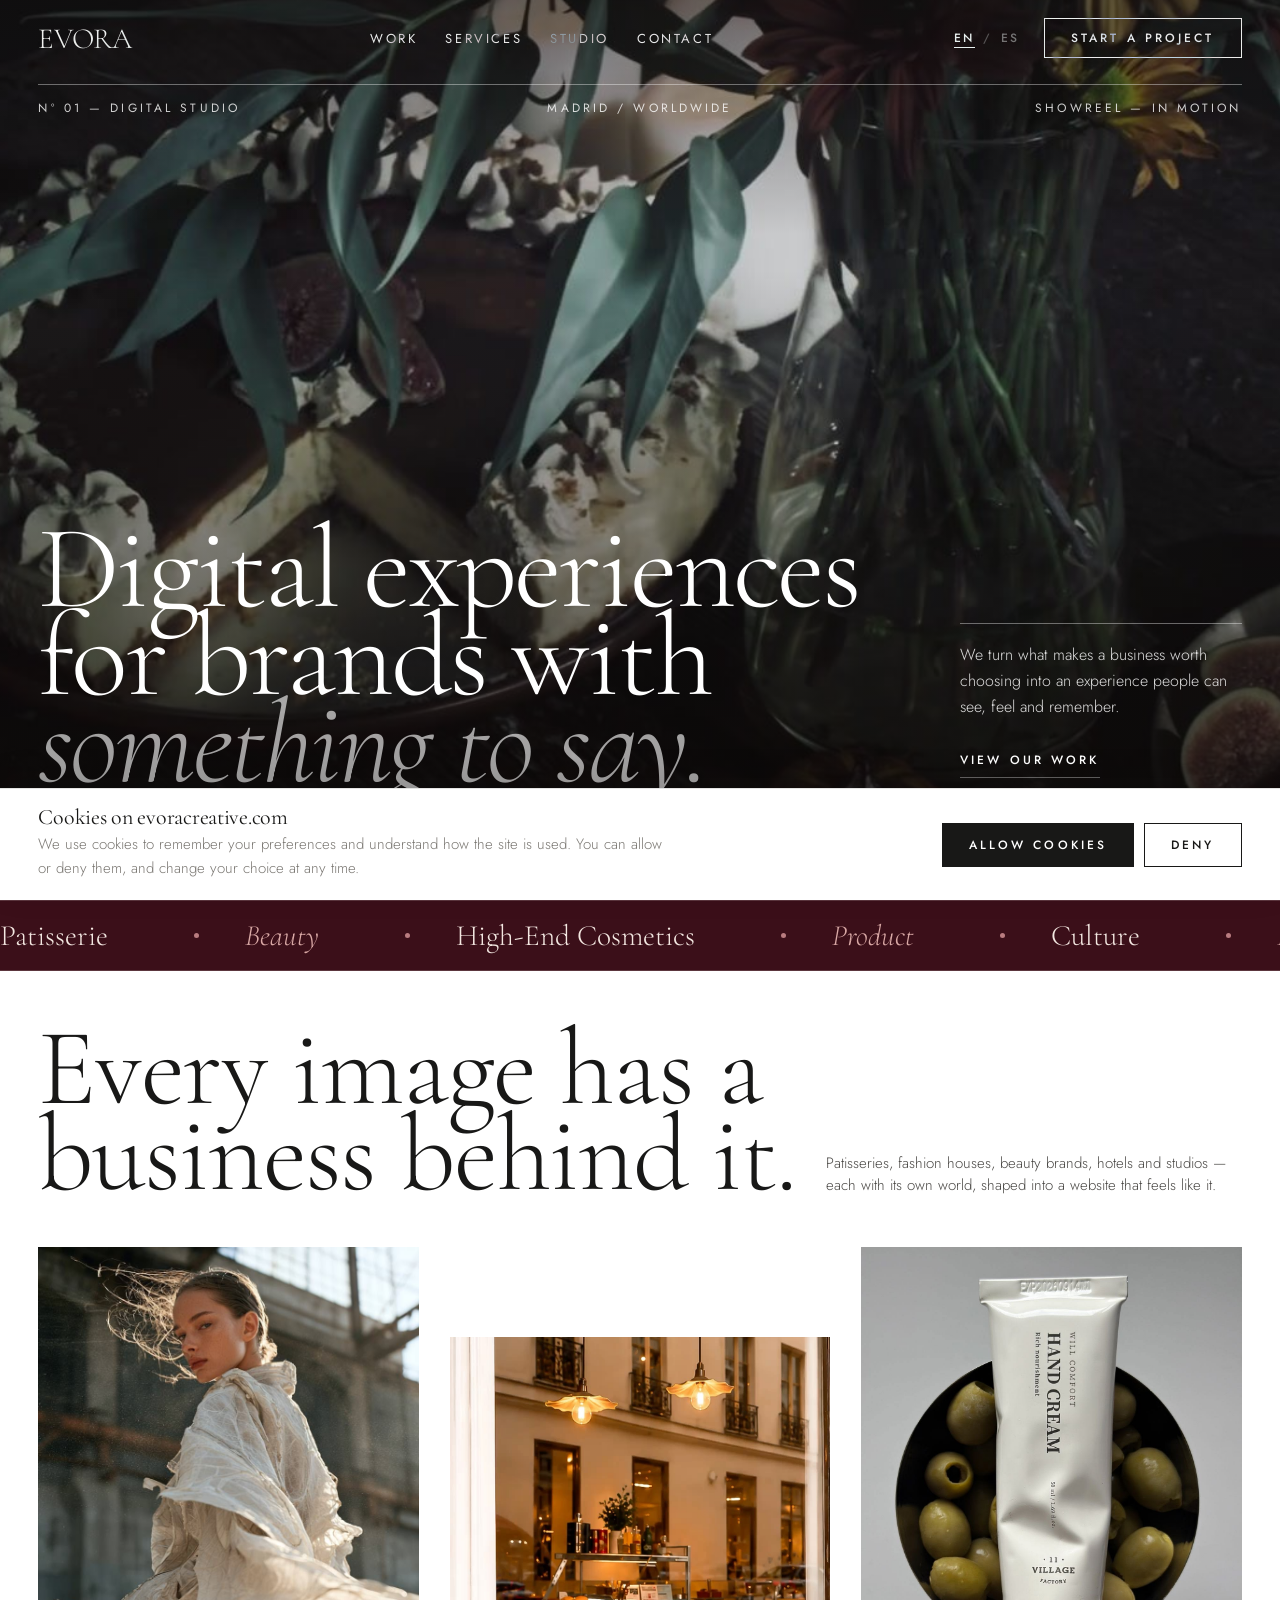
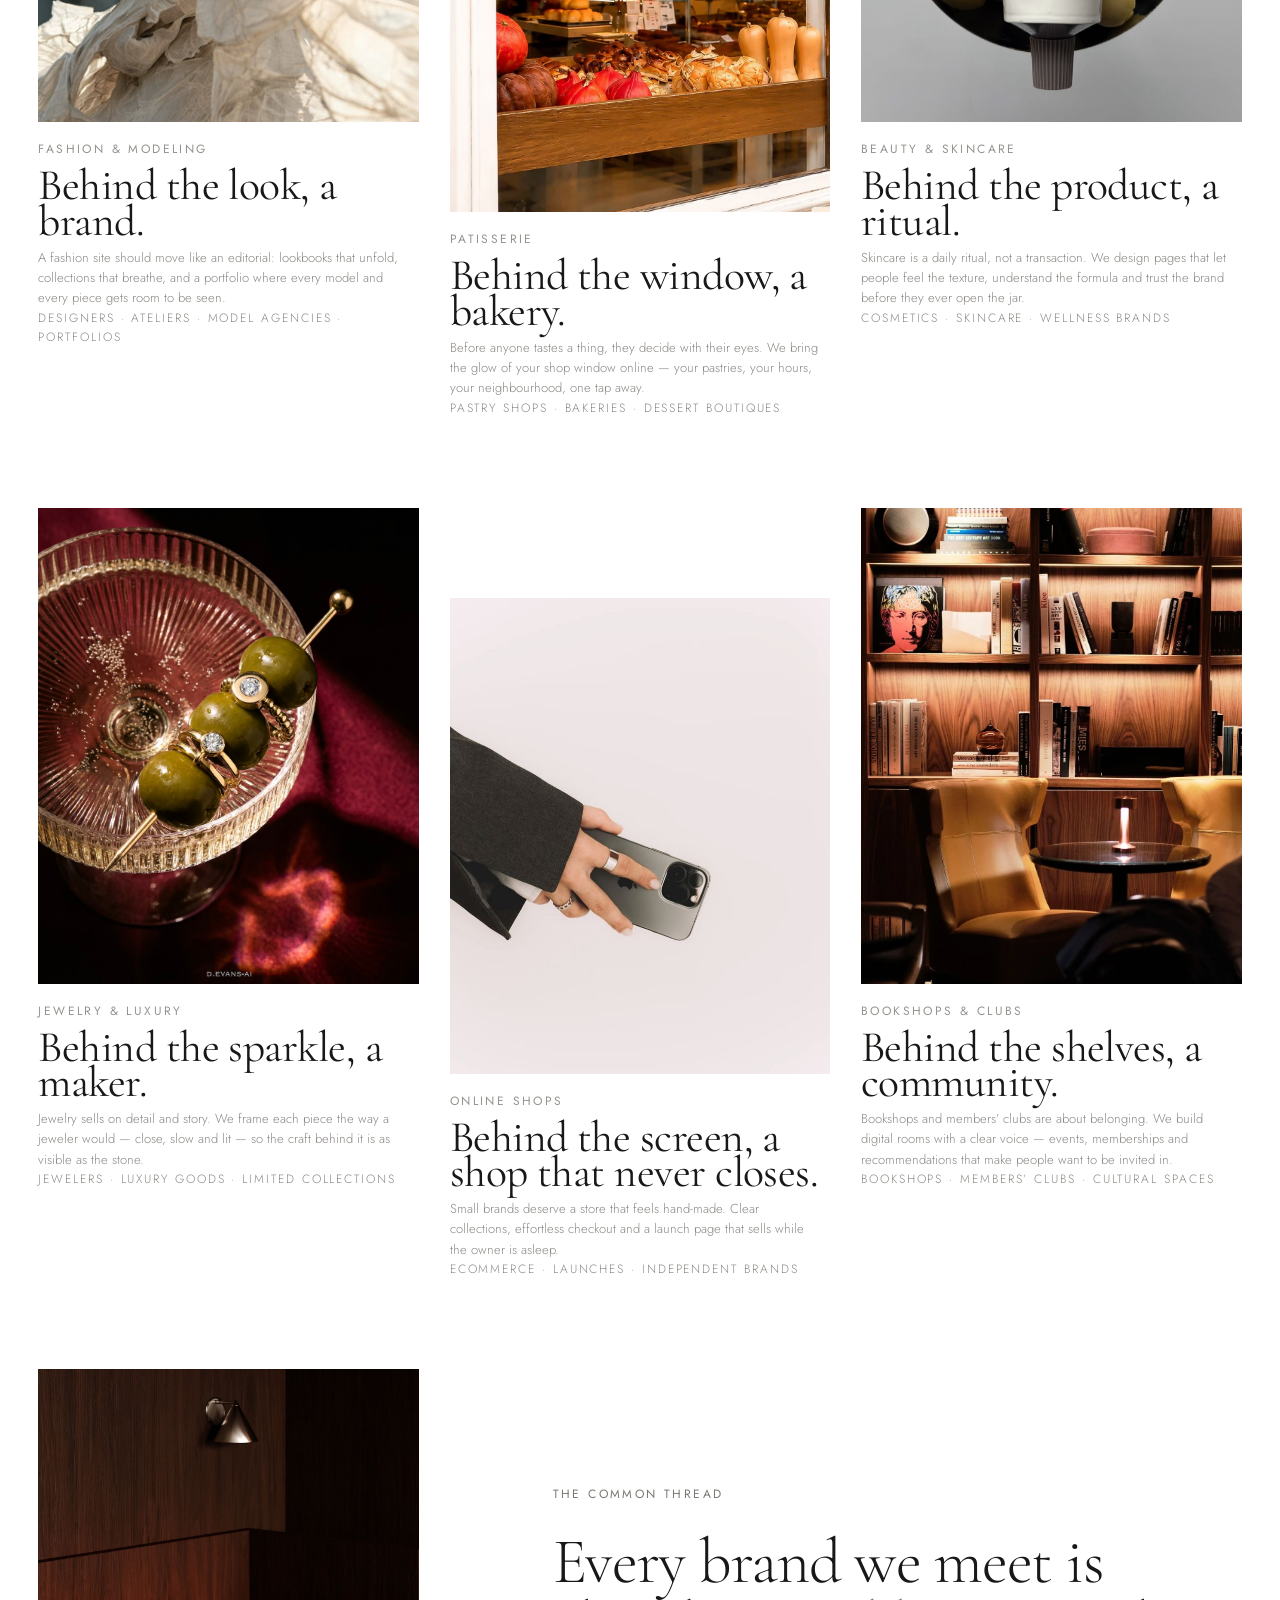
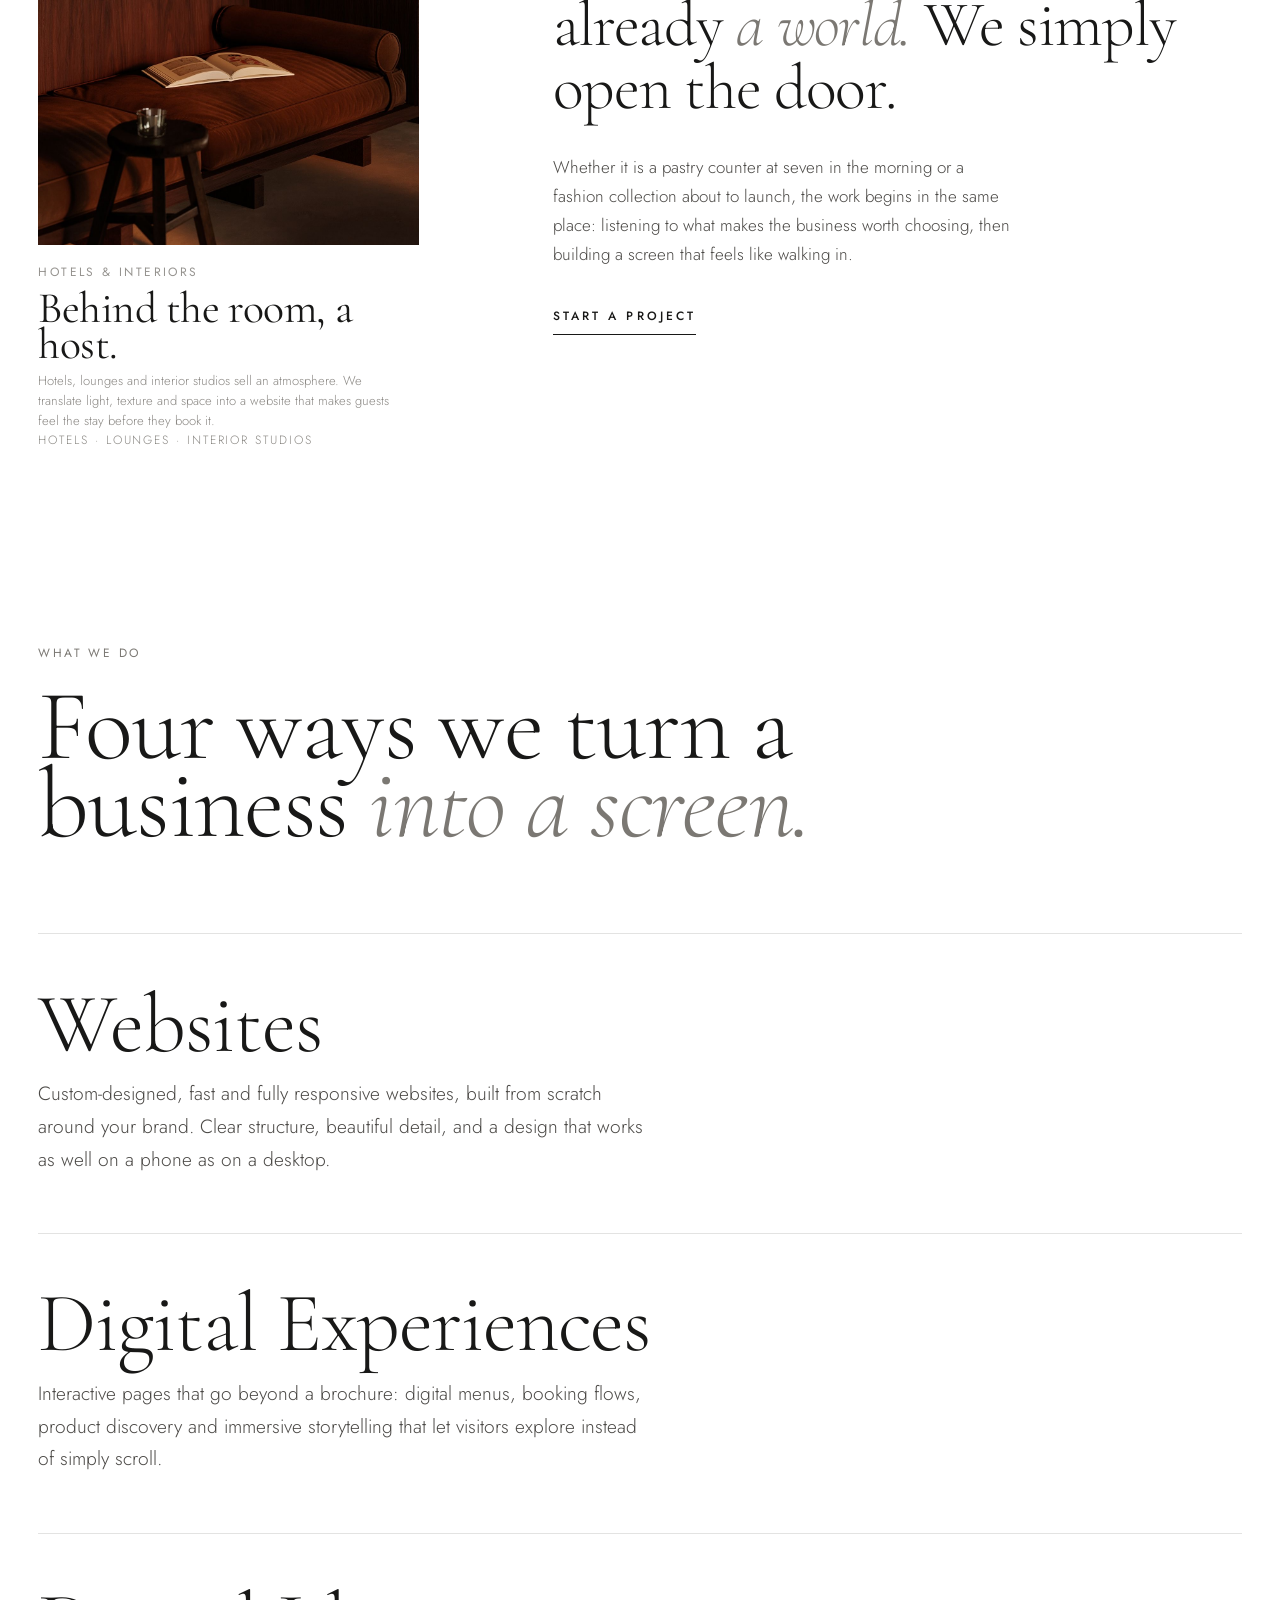
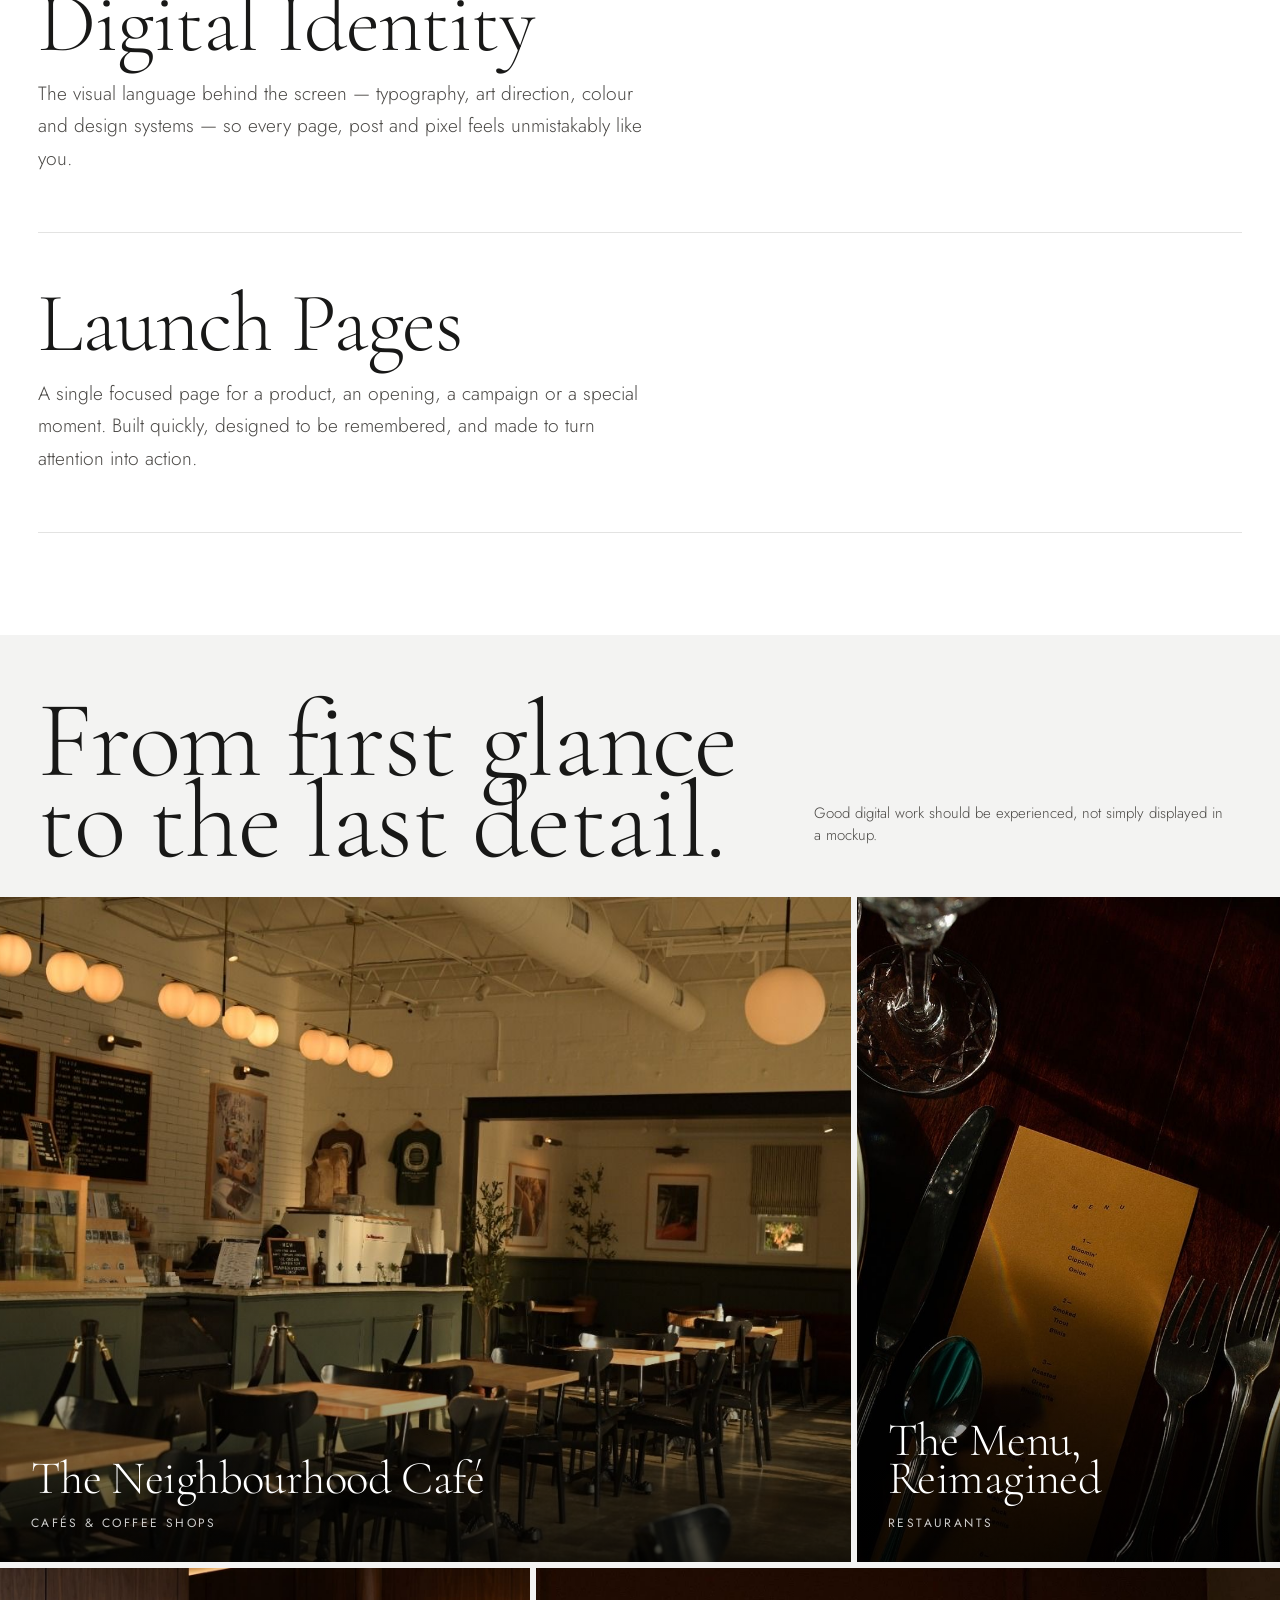
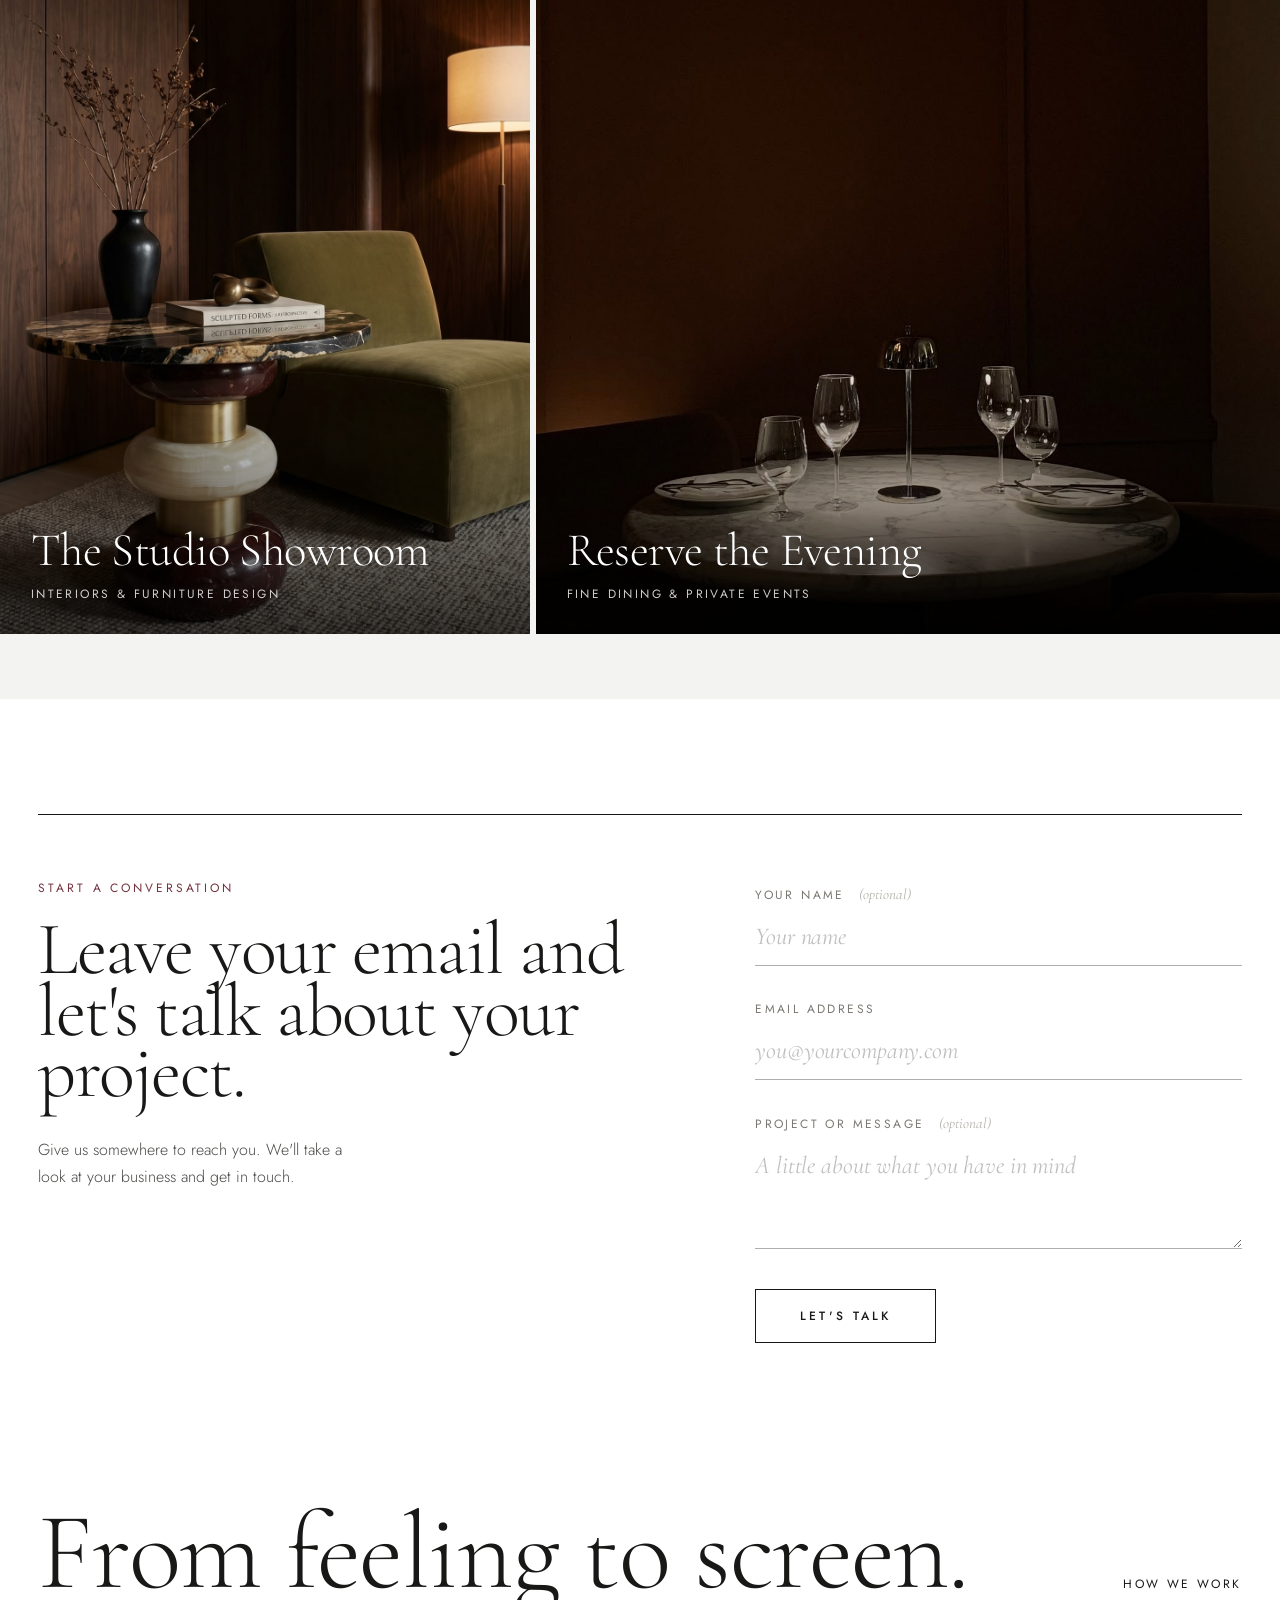
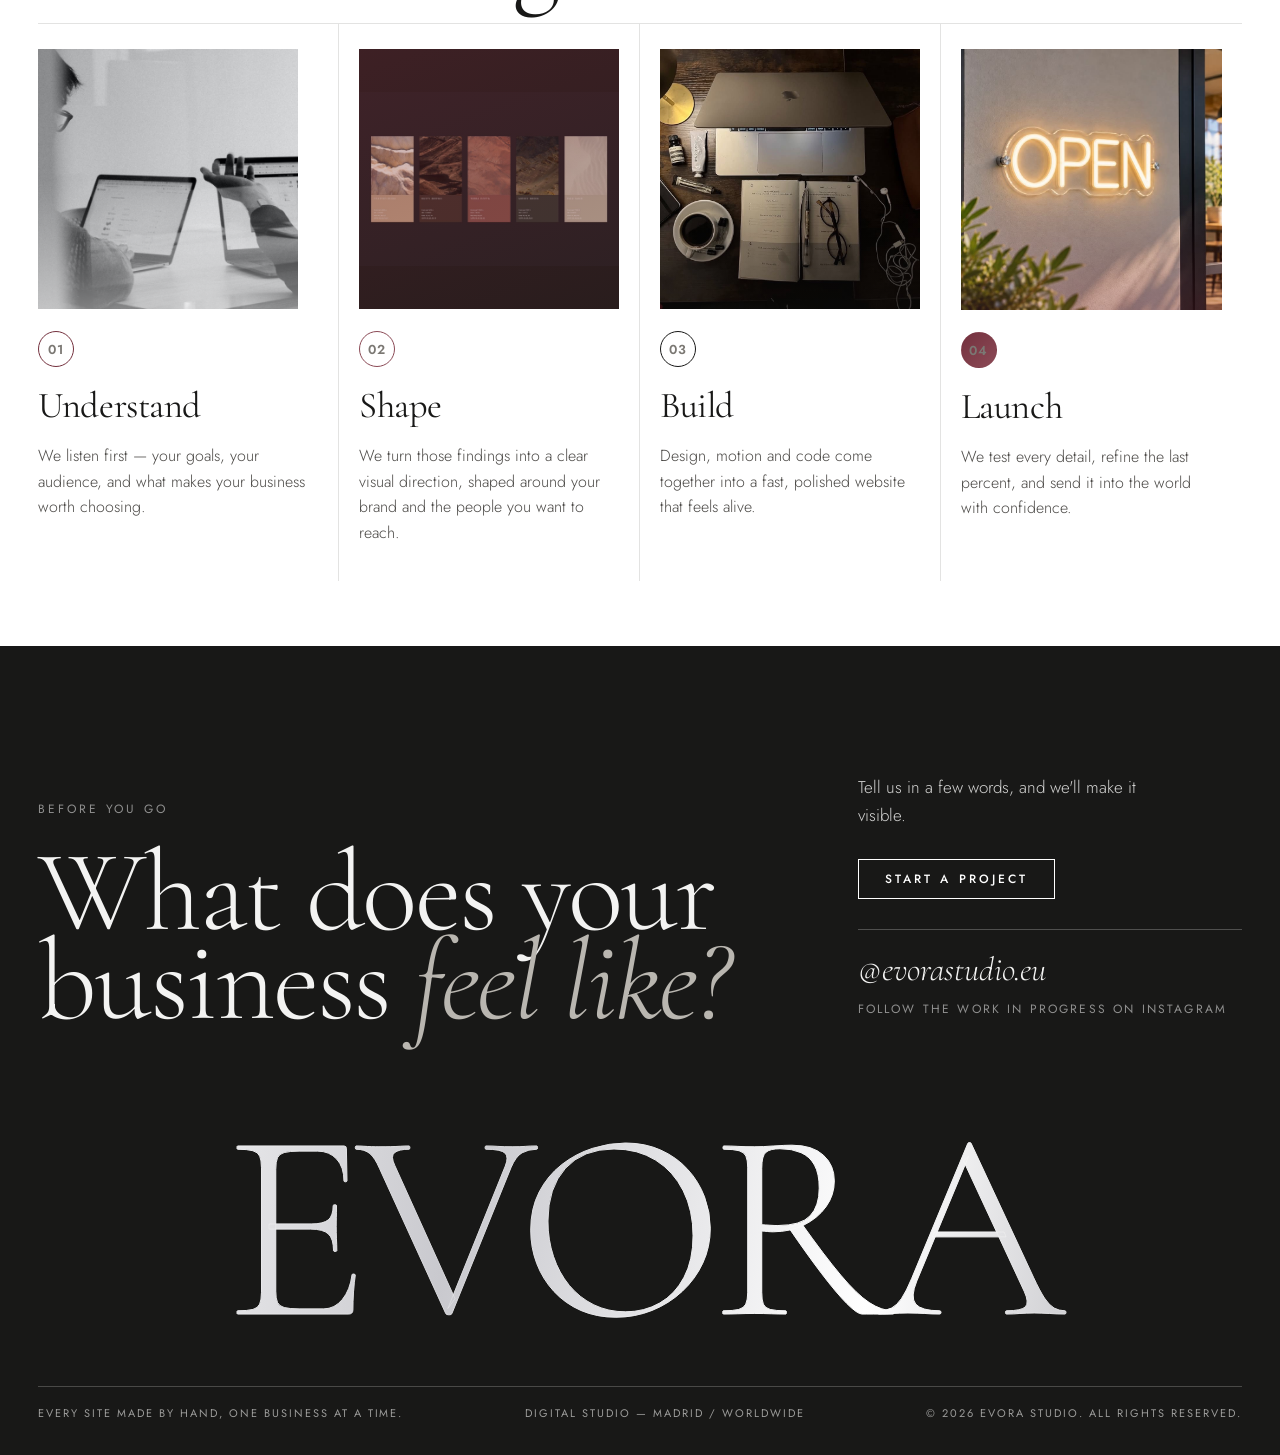
<file: index.html>
<!DOCTYPE html>
<html lang="en">
<head>
<meta charset="UTF-8">
<meta name="viewport" content="width=device-width, initial-scale=1.0, viewport-fit=cover">
<meta name="theme-color" content="#ffffff">
<link rel="preconnect" href="https://fonts.googleapis.com">
<link rel="preconnect" href="https://fonts.gstatic.com" crossorigin>
<link href="https://fonts.googleapis.com/css2?family=Cormorant+Garamond:ital,wght@0,300;0,400;0,500;1,300;1,400&family=Jost:wght@300;400;500&display=swap" rel="stylesheet">
<link rel="icon" href="assets/favicon.svg" type="image/svg+xml">
<meta name="robots" content="index, follow">
<title>EVORA Studio | Premium Websites &amp; Digital Experiences</title>
<meta name="description" content="EVORA Studio creates custom websites and digital experiences for hospitality, beauty, lifestyle, product brands, and independent businesses.">
<link rel="canonical" href="https://evoracreative.com/">
<meta property="og:type" content="website">
<meta property="og:site_name" content="EVORA Studio">
<meta property="og:url" content="https://evoracreative.com/">
<meta property="og:title" content="Digital experiences for brands with something to say | EVORA Studio">
<meta property="og:description" content="A premium digital studio creating custom websites and digital experiences for hospitality, beauty, high-end cosmetics, lifestyle, product brands, and independent businesses.">
<meta property="og:image" content="https://evoracreative.com/assets/images/og-evora.jpg">
<meta property="og:image:alt" content="EVORA Studio — digital experiences for brands with something to say">
<meta name="twitter:card" content="summary_large_image">
<meta name="twitter:title" content="Digital experiences for brands with something to say | EVORA Studio">
<meta name="twitter:description" content="Custom websites and digital experiences for hospitality, beauty, high-end cosmetics, lifestyle, product brands, and independent businesses.">
<meta name="twitter:image" content="https://evoracreative.com/assets/images/og-evora.jpg">
<meta name="twitter:image:alt" content="EVORA Studio — digital experiences for brands with something to say">
<script type="application/ld+json">
{
"@context": "https://schema.org",
"@type": "ProfessionalService",
"name": "EVORA Studio",
"url": "https://evoracreative.com/",
"email": "evoradigital@outlook.com",
"description": "A premium digital studio creating custom websites and digital experiences for hospitality, beauty, high-end cosmetics, lifestyle, product brands, and independent businesses.",
"serviceType": [
"Website design and development",
"Digital experiences"
]
}
</script>
<style>
/* =========================================
EVORA — GLOBAL
========================================= */
:root {
--cream: #f2eee7;
--cream-dark: #e8e0d5;
--white: #faf8f4;
--black: #161412;
--grey: #6c655e;
--wine: #74313e;
--wine-light: #8b4a56;
--line: rgba(20, 18, 16, 0.15);
}
* {
box-sizing: border-box;
}
html {
scroll-behavior: smooth;
}
#work,
#contact {
scroll-margin-top: 20px;
}
@media (max-width: 800px) {
#work,
#contact {
scroll-margin-top: 0;
}
}
@media (prefers-reduced-motion: reduce) {
html,
body,
*,
*::before,
*::after {
scroll-behavior: auto !important;
animation: none !important;
transition: none !important;
}
}
body {
margin: 0;
background: var(--cream);
color: var(--black);
font-family: var(--sans);
overflow-x: hidden;
}
a {
color: inherit;
text-decoration: none;
}
a:focus-visible,
button:focus-visible,
input:focus-visible {
outline: 2px solid currentColor;
outline-offset: 4px;
}
img {
width: 100%;
display: block;
}
.serif {
font-family: var(--serif);
}
/* =========================================
NAVIGATION
========================================= */
header {
position: fixed;
top: 0;
left: 0;
right: 0;
z-index: 100;
padding: 18px 3vw;
display: flex;
justify-content: space-between;
align-items: center;
color: white;
mix-blend-mode: difference;
}
.logo {
font-family: var(--serif);
font-size: 24px;
letter-spacing: -0.03em;
}
nav {
display: flex;
gap: 28px;
font-size: 11px;
}
nav a {
transition: opacity .25s ease;
}
nav a:hover {
opacity: .68;
}
.nav-cta {
border: 1px solid currentColor;
border-radius: 999px;
padding: 10px 17px;
font-size: 10px;
transition: .3s, background-color .3s;
}
.nav-cta:hover {
transform: translateY(-2px);
background: rgba(255,255,255,.08);
}
/* =========================================
HERO — FULLSCREEN VIDEO
========================================= */
/* One film fills the entire first screen on every device.
The vertical showreel is cropped naturally with
object-fit: cover, and the editorial copy is layered
directly on top of it. No split layout, no side panel. */
.hero {
position: relative;
width: 100%;
min-height: 100vh;
min-height: 100svh;
overflow: hidden;
display: flex;
align-items: flex-end;
color: white;
background: #17120f;
}
/* The film itself — absolute, full-bleed */
.hero-media {
position: absolute;
inset: 0;
z-index: 0;
}
/* object-fit: cover lets the 9:16 showreel fill widescreen
viewports; object-position keeps the richest part of the
composition (florals, cake, candlelight) in frame. */
.hero-video {
display: block;
width: 100%;
height: 100%;
object-fit: cover;
object-position: center 35%;
background: #17120f;
}
/* Cinematic scrim — a soft wash under the fixed nav,
a deep pool under the copy, and a gentle left weight
so the type always reads against the film. */
.hero-bg {
position: absolute;
inset: 0;
z-index: 1;
background:
linear-gradient(
180deg,
rgba(18, 13, 11, .55) 0%,
rgba(18, 13, 11, 0) 24%
),
linear-gradient(
0deg,
rgba(18, 13, 11, .74) 0%,
rgba(18, 13, 11, .34) 36%,
rgba(18, 13, 11, 0) 62%
),
linear-gradient(
90deg,
rgba(18, 13, 11, .38) 0%,
rgba(18, 13, 11, .08) 42%,
rgba(18, 13, 11, 0) 66%
);
pointer-events: none;
}
.hero-meta {
position: absolute;
top: 50%;
z-index: 2;
font-size: 9px;
letter-spacing: .3em;
text-transform: uppercase;
white-space: nowrap;
color: rgba(250, 248, 244, .6);
writing-mode: vertical-rl;
display: none;
pointer-events: none;
}
.hero-meta--left {
left: 3vw;
transform: translateY(-50%) rotate(180deg);
}
.hero-meta--right {
right: 3vw;
transform: translateY(-50%);
}
.hero-video-toggle {
position: absolute;
right: 3vw;
bottom: 28px;
z-index: 3;
width: 44px;
height: 44px;
display: grid;
place-items: center;
padding: 0;
border: 1px solid rgba(250, 248, 244, .4);
border-radius: 50%;
background: rgba(23, 18, 15, .5);
-webkit-backdrop-filter: blur(8px);
backdrop-filter: blur(8px);
color: #faf8f4;
cursor: pointer;
transition:
background-color .25s ease,
border-color .25s ease,
transform .25s ease;
}
.hero-video-toggle:hover {
background: rgba(23, 18, 15, .75);
border-color: rgba(250, 248, 244, .8);
transform: scale(1.06);
}
.hero-video-toggle svg {
width: 13px;
height: 13px;
display: block;
fill: currentColor;
}
.hero-video-toggle .hero-toggle-icon--play {
display: none;
}
.hero-video-toggle[data-state="paused"] .hero-toggle-icon--play {
display: block;
}
.hero-video-toggle[data-state="paused"] .hero-toggle-icon--pause {
display: none;
}
.hero-content {
position: relative;
z-index: 2;
width: 100%;
padding:
120px
3vw
9vh;
/* Container queries let the masthead scale to its own
column in every layout mode. */
container-type: inline-size;
}
.eyebrow {
font-size: 10px;
text-transform: uppercase;
letter-spacing: .2em;
}
/* Small brand line above the headline */
.hero-content .eyebrow {
margin: 0 0 20px;
font-size: 10px;
letter-spacing: .3em;
color: rgba(250, 248, 244, .72);
}
/* Refined editorial headline — confident, never oversized */
.hero-title {
margin: 0;
max-width: 640px;
font-family: var(--serif);
font-weight: 400;
font-size:
clamp(
28px,
4.6vw,
58px
);
font-size:
clamp(
28px,
4.6cqw,
58px
);
line-height: 1.08;
letter-spacing: -.01em;
text-wrap: balance;
}
.hero-title em {
font-style: italic;
}
.hero-description {
margin: 20px 0 0;
max-width: 430px;
font-size: 14px;
line-height: 1.6;
color:
rgba(
250,
248,
244,
.78
);
text-wrap: pretty;
}
/* =========================================
MOVING TEXT
========================================= */
.ticker {
overflow: hidden;
border-bottom:
1px solid
var(--line);
background:
var(--cream-dark);
}
.ticker-track {
display: flex;
width: max-content;
gap: 40px;
padding: 14px 0;
animation:
ticker
24s
linear
infinite;
font-size: 10px;
letter-spacing: .17em;
text-transform: uppercase;
}
.ticker-track span::after {
content: " ●";
color: var(--wine);
margin-left: 40px;
}
@keyframes ticker {
to {
transform:
translateX(-50%);
}
}
/* =========================================
EXPERIENCE INTRO
========================================= */
.experiences {
padding:
55px
0
65px;
}
.section-intro {
padding:
0
3vw
30px;
display: flex;
align-items: flex-end;
justify-content: space-between;
}
.section-intro h2 {
margin: 0;
font-family: var(--serif);
font-size:
clamp(
50px,
6vw,
92px
);
font-weight: 400;
line-height: .95;
}
.section-intro p {
max-width: 360px;
margin: 0;
color: var(--grey);
font-size: 13px;
line-height: 1.5;
}
/* =========================================
MOVING GALLERY
========================================= */
.gallery-window {
overflow: hidden;
}
.gallery-window:focus-visible {
outline: 2px solid var(--wine);
outline-offset: 4px;
}
.gallery-window:focus {
overflow-x: auto;
}
.gallery-track {
width: max-content;
display: flex;
gap: 12px;
padding-left: 3vw;
animation:
galleryMove
40s
linear
infinite;
}
.gallery-window:hover .gallery-track,
.gallery-window:focus .gallery-track {
animation-play-state: paused;
}
@media (prefers-reduced-motion: reduce) {
.gallery-window {
overflow-x: auto;
}
}
@keyframes galleryMove {
to {
transform:
translateX(-50%);
}
}
.gallery-card {
width:
min(
35vw,
480px
);
height: 570px;
position: relative;
overflow: hidden;
background: #aaa;
}
.gallery-card img {
width: 100%;
height: 100%;
object-fit: cover;
filter:
saturate(.78)
contrast(.96);
transition:
transform .8s ease,
filter .8s ease;
}
.gallery-card:hover img {
transform:
scale(1.05);
filter:
saturate(1);
}
.gallery-card::after {
content: "";
position: absolute;
inset: 0;
background:
linear-gradient(
transparent 40%,
rgba(0,0,0,.72)
);
}
.gallery-info {
position: absolute;
z-index: 3;
bottom: 22px;
left: 22px;
right: 22px;
color: white;
}
.gallery-info small {
font-size: 9px;
text-transform: uppercase;
letter-spacing: .18em;
opacity: .8;
}
.gallery-info h3 {
font-family: var(--serif);
font-size: 34px;
font-weight: 400;
margin:
7px
0;
}
.gallery-info p {
margin: 0;
font-size: 11px;
opacity: .88;
}
/* =========================================
MANIFESTO
========================================= */
.manifesto {
display: grid;
grid-template-columns:
.9fr
1.1fr;
min-height: 760px;
background: var(--white);
border-top:
1px solid
var(--line);
border-bottom:
1px solid
var(--line);
}
.manifesto-copy {
padding:
7vw
3vw;
display: flex;
justify-content: center;
flex-direction: column;
}
.manifesto-copy h2 {
font-family: var(--serif);
font-size:
clamp(
55px,
6.4vw,
100px
);
line-height: .9;
font-weight: 400;
margin:
20px
0;
}
.manifesto-copy .lead {
font-family: var(--serif);
font-size: 25px;
max-width: 470px;
}
.manifesto-copy .body {
max-width: 480px;
line-height: 1.5;
font-size: 13px;
color: var(--grey);
}
.manifesto-image {
position: relative;
overflow: hidden;
}
.manifesto-image img {
height: 100%;
object-fit: cover;
}
.note {
position: absolute;
top: 9%;
right: 7%;
padding: 15px 18px;
background: var(--white);
font-family: var(--serif);
font-size: 19px;
font-style: italic;
transform:
rotate(3deg);
}
/* =========================================
FEATURED PROJECT
========================================= */
.featured {
padding:
65px
3vw;
background:
var(--black);
color: white;
}
.featured-header {
display: flex;
justify-content: space-between;
margin-bottom: 35px;
}
.featured-project {
display: grid;
grid-template-columns:
.85fr
1.15fr;
gap: 5vw;
align-items: center;
}
.featured-copy h2 {
font-family: var(--serif);
font-size:
clamp(
55px,
6vw,
94px
);
line-height: .9;
font-weight: 400;
margin:
18px
0;
}
.featured-copy p {
color: #c9c2bb;
line-height: 1.5;
font-size: 13px;
max-width: 450px;
}
.featured-image {
position: relative;
height: 680px;
overflow: hidden;
}
.featured-image > img,
.featured-image > video {
display: block;
width: 100%;
height: 100%;
object-fit: cover;
object-position: center;
background: #000;
}
.featured-image > .featured-detail-image,
.featured-image > .featured-detail-video {
position: absolute;
width: 30%;
height: auto;
aspect-ratio: 4 / 5;
object-fit: cover;
right: 5%;
bottom: 5%;
border: 1px solid rgba(255,255,255,.55);
border-radius: 2px;
box-shadow:
0
20px
70px
rgba(0,0,0,.55);
transform:
rotate(2deg);
}
/* =========================================
LIVE EXPERIENCES
========================================= */
.live {
padding:
65px
3vw;
background:
var(--cream-dark);
}
.live-intro {
display: grid;
grid-template-columns:
1fr
.6fr;
gap: 5vw;
align-items: flex-end;
margin-bottom: 35px;
}
.live-intro h2 {
margin: 0;
font-family: var(--serif);
font-size:
clamp(
55px,
6vw,
94px
);
font-weight: 400;
line-height: .9;
}
.live-intro p {
color: var(--grey);
line-height: 1.5;
font-size: 13px;
}
.demo-grid {
display: grid;
grid-template-columns:
repeat(
4,
1fr
);
gap: 10px;
}
.demo {
background: white;
border:
1px solid
var(--line);
overflow: hidden;
}
.demo-image {
height: 310px;
overflow: hidden;
}
.demo-image img {
height: 100%;
object-fit: cover;
transition:
transform
.7s ease;
}
.demo:hover img {
transform:
scale(1.06);
}
.demo-text {
padding: 17px;
}
.demo-text h3 {
margin: 0;
font-family: var(--serif);
font-weight: 400;
font-size: 24px;
}
.demo-text small {
display: block;
margin-top: 10px;
color: var(--grey);
}
/* =========================================
WINE CTA
========================================= */
.contact-section {
padding:
0
3vw
65px;
background: var(--white);
}
.contact-card {
position: relative;
overflow: hidden;
padding:
55px
4vw;
background:
linear-gradient(
110deg,
#642934,
#773541 60%,
#87505a
);
color: #f8efeb;
display: grid;
grid-template-columns:
1.1fr
.9fr;
gap: 6vw;
align-items: center;
}
.contact-card::after {
content: "";
position: absolute;
width: 600px;
height: 600px;
border:
1px solid
rgba(255,255,255,.12);
border-radius: 50%;
right: -300px;
top: -400px;
}
.contact-card h2 {
font-family: var(--serif);
font-size:
clamp(
42px,
4.5vw,
70px
);
line-height: .95;
font-weight: 400;
margin:
12px
0;
}
.contact-card p {
font-size: 13px;
color: #ead9d5;
line-height: 1.5;
}
.email-form {
position: relative;
z-index: 3;
display: grid;
grid-template-columns: 1fr 1fr;
gap: 12px;
}
.email-form label {
display: grid;
gap: 6px;
color: #f8efeb;
font-size: 11px;
}
.email-form .message-field,
.email-form .form-status {
grid-column: 1 / -1;
}
.email-form input,
.email-form textarea {
width: 100%;
padding:
12px
15px;
border-radius: 8px;
border:
1px solid
rgba(255,255,255,.55);
background:
rgba(255,255,255,.05);
color: white;
outline: none;
font: inherit;
}
.email-form textarea {
min-height: 72px;
resize: vertical;
}
.email-form input::placeholder,
.email-form textarea::placeholder {
color: #dfc9c4;
}
.email-form button {
padding:
15px
20px;
border: none;
border-radius: 999px;
cursor: pointer;
background:
#f3e7e1;
color:
var(--wine);
justify-self: start;
transition:
background-color .25s ease,
transform .25s ease;
}
.email-form button:hover:not(:disabled) {
background: white;
transform: translateY(-2px);
}
.email-form button:disabled {
cursor: wait;
opacity: .75;
}
.email-form .form-status {
margin: 0;
font-size: 12px;
line-height: 1.5;
}
.email-form .form-status[data-state="error"] {
color: #ffe0d9;
}
.email-form .form-status[data-state="success"] {
color: #e5f2df;
}
.email-form .form-status[data-state="loading"] {
color: #f8efeb;
}
/* =========================================
CONNECTION
========================================= */
.connection {
padding:
70px
3vw;
background:
var(--black);
color: white;
}
.connection-header {
display: flex;
align-items: flex-end;
justify-content: space-between;
}
.connection-header h2 {
margin: 0;
font-family: var(--serif);
font-size:
clamp(
52px,
6vw,
90px
);
font-weight: 400;
line-height: .9;
max-width: 940px;
}
.connection-header p {
max-width: 330px;
color: #aaa29b;
line-height: 1.5;
font-size: 12px;
}
.connection-grid {
display: grid;
grid-template-columns:
repeat(
4,
1fr
);
gap: 7px;
margin-top: 40px;
}
.connection-item {
height: 260px;
position: relative;
overflow: hidden;
}
.connection-item img {
height: 100%;
object-fit: cover;
filter:
saturate(.55)
brightness(.74);
transition:
transform .7s,
filter .7s;
}
.connection-item:hover img {
transform:
scale(1.05);
filter:
saturate(.9)
brightness(.9);
}
.connection-item span {
position: absolute;
z-index: 2;
top: 12px;
left: 12px;
font-size: 9px;
letter-spacing: .15em;
}
/* =========================================
PROCESS
========================================= */
.process {
padding:
65px
3vw;
background: var(--cream);
}
.process-header {
display: flex;
justify-content: space-between;
align-items: flex-end;
margin-bottom: 30px;
}
.process-header h2 {
font-family: var(--serif);
font-size:
clamp(
45px,
5vw,
76px
);
font-weight: 400;
margin: 0;
}
.process-grid {
display: grid;
grid-template-columns:
repeat(
4,
1fr
);
border-top:
1px solid
var(--line);
}
.step {
position: relative;
padding:
25px
20px
20px
0;
border-right:
1px solid
var(--line);
}
.step:not(:first-child) {
padding-left: 20px;
}
.step:last-child {
border-right: 0;
}
/* staggered entrance */
.process-grid .step:nth-child(1) { transition-delay: 0s; }
.process-grid .step:nth-child(2) { transition-delay: 0.12s; }
.process-grid .step:nth-child(3) { transition-delay: 0.24s; }
.process-grid .step:nth-child(4) { transition-delay: 0.36s; }
/* image frame */
.step-media {
position: relative;
overflow: hidden;
aspect-ratio: 4 / 3;
margin-bottom: 22px;
background: var(--cream-dark);
}
/* first step is flush-left (no padding-left, aligns with header),
so its frame would be 20px wider/taller than the others —
pull it back in to keep all four images the same size */
.step:first-child .step-media {
margin-right: 20px;
}
.step-media img {
width: 100%;
height: 100%;
object-fit: cover;
transform: scale(1.07);
transition:
transform 0.9s ease,
filter 0.7s ease;
}
.step.visible .step-media img {
transform: scale(1);
}
.step:hover .step-media img {
transform: scale(1.06);
}
/* per-step image treatments */
.step-media::after {
content: "";
position: absolute;
inset: 0;
pointer-events: none;
transition: opacity 0.7s ease;
}
.step--understand .step-media::after {
background:
linear-gradient(
180deg,
rgba(255, 255, 255, 0) 50%,
rgba(255, 255, 255, 0.5) 100%
);
}
.step--shape .step-media::after {
background:
linear-gradient(
160deg,
rgba(116, 49, 62, 0.42),
rgba(139, 74, 86, 0.16)
);
}
.step--shape:hover .step-media::after {
opacity: 0.1;
}
.step--build .step-media img {
filter: grayscale(1) contrast(1.05);
}
.step--build:hover .step-media img {
filter: grayscale(0) contrast(1);
}
.step--build .step-media::after {
background:
linear-gradient(
180deg,
rgba(22, 20, 18, 0) 55%,
rgba(22, 20, 18, 0.35) 100%
);
}
.step--launch .step-media::after {
background:
linear-gradient(
180deg,
rgba(116, 49, 62, 0) 55%,
rgba(116, 49, 62, 0.32) 100%
);
}
.step--launch:hover .step-media img {
transform: scale(1.1);
}
/* growing accent line on hover */
.step::before {
content: "";
position: absolute;
top: -1px;
left: 0;
width: 0;
height: 2px;
background: var(--wine);
transition: width 0.6s cubic-bezier(0.2, 0.8, 0.2, 1);
}
.step:hover::before {
width: 100%;
}
.step--shape::before { background: var(--wine-light); }
.step--build::before { background: var(--black); }
.step--launch::before { background: linear-gradient(90deg, var(--wine), var(--wine-light)); }
.step small {
display: inline-flex;
align-items: center;
justify-content: center;
min-width: 36px;
height: 36px;
padding: 0 6px;
border: 1px solid var(--wine);
border-radius: 50%;
color: var(--wine);
font-size: 11px;
font-weight: 600;
letter-spacing: 0.1em;
line-height: 1;
transition:
background 0.45s ease,
border-color 0.45s ease,
color 0.45s ease,
transform 0.45s ease;
}
.step--shape small {
border-color: var(--wine-light);
color: var(--wine-light);
}
.step--build small {
border-color: var(--black);
color: var(--black);
}
.step--launch small {
border-color: transparent;
background: linear-gradient(135deg, var(--wine), var(--wine-light));
color: var(--cream);
}
.step:hover small {
border-color: var(--wine);
background: var(--wine);
color: var(--cream);
transform: translateY(-3px);
}
.step--shape:hover small {
border-color: var(--wine-light);
background: var(--wine-light);
}
.step--build:hover small {
border-color: var(--black);
background: var(--black);
}
.step--launch:hover small {
border-color: transparent;
background: linear-gradient(135deg, var(--wine), var(--wine-light));
transform: translateY(-3px) scale(1.07);
}
.step h3 {
font-family: var(--serif);
font-weight: 400;
font-size: 25px;
margin:
16px
0
8px;
transition:
color 0.4s ease,
transform 0.5s ease;
}
.step:hover h3 {
color: var(--wine);
transform: translateX(4px);
}
.step--shape:hover h3 { color: var(--wine-light); }
.step--build:hover h3 { color: var(--black); }
.step p {
color: var(--grey);
font-size: 12px;
line-height: 1.5;
}
/* =========================================
FINAL
========================================= */
.final {
height: 82vh;
min-height: 650px;
position: relative;
display: flex;
align-items: flex-end;
padding:
60px
3vw;
overflow: hidden;
color: white;
}
.final img,
.final video {
position: absolute;
inset: 0;
width: 100%;
height: 100%;
object-fit: cover;
object-position: center;
background: #000;
filter:
brightness(.5)
saturate(.7);
}
.final::after {
content: "";
position: absolute;
inset: 0;
background:
linear-gradient(
90deg,
rgba(0,0,0,.7),
rgba(0,0,0,.05)
);
}
.final-copy {
position: relative;
z-index: 3;
}
.final h2 {
margin:
10px
0
20px;
font-family: var(--serif);
font-size:
clamp(
65px,
8vw,
125px
);
font-weight: 400;
line-height: .85;
}
/* =========================================
SCROLL ANIMATION
========================================= */
.reveal {
opacity: 0;
transform:
translateY(25px);
transition:
opacity .9s ease,
transform .9s ease;
}
.reveal.visible {
opacity: 1;
transform: none;
}
/* =========================================
TABLET
========================================= */
@media (max-width: 1024px) {
.demo-grid,
.service-grid,
.connection-grid,
.process-grid {
grid-template-columns: 1fr 1fr;
}
.service:nth-child(2n),
.step:nth-child(2n) {
border-right: 0;
}
.email-form {
grid-template-columns: 1fr;
}
}
/* =========================================
MOBILE
========================================= */
@media(max-width: 800px) {
header {
padding:
8px
16px;
}
nav {
display: none;
}
.nav-cta {
min-height: 44px;
display: inline-flex;
align-items: center;
justify-content: center;
}
.hero-content {
padding: 104px 20px 11vh;
}
.hero-title {
font-size: 28px;
}
.hero-description {
margin-top: 14px;
font-size: 13px;
max-width: 36ch;
}
.section-intro {
display: block;
padding:
0
16px
25px;
}
.experiences {
padding-top: 64px;
}
.section-intro p {
margin-top: 15px;
}
.gallery-track {
padding-left: 16px;
}
.gallery-card {
width: 78vw;
height: 520px;
}
.manifesto {
grid-template-columns: 1fr;
min-height: auto;
}
.manifesto-copy {
padding:
64px
16px
48px;
}
.manifesto-image {
height: min(120vw, 480px);
}
.featured {
padding:
60px
16px;
}
.featured-project {
grid-template-columns: 1fr;
}
.featured-copy h2 {
font-size: clamp(42px, 12vw, 52px);
line-height: .95;
}
.featured-image {
height: min(125vw, 500px);
}
.live {
padding:
60px
16px;
}
.live-intro {
grid-template-columns: 1fr;
}
.demo-grid {
grid-template-columns:
1fr
1fr;
}
.demo-image {
height: 230px;
}
.services {
padding:
60px
16px;
}
.services-header {
display: block;
}
.service-grid {
grid-template-columns:
1fr
1fr;
}
.contact-section {
padding:
0
16px
50px;
}
.contact-card {
grid-template-columns: 1fr;
padding:
64px
22px;
}
.email-form {
grid-template-columns: 1fr;
}
.connection {
padding:
60px
16px;
}
.connection-header {
display: block;
}
.connection-grid {
grid-template-columns:
1fr
1fr;
}
.connection-item {
height: 190px;
}
.process {
padding:
60px
16px;
}
.process-grid {
grid-template-columns:
1fr
1fr;
}
.service:nth-child(2n),
.step:nth-child(2n) {
border-right: 0;
}
.final {
padding:
45px
16px;
}
.final h2 {
font-size: 16vw;
}
}
/* =========================================
HERO — WIDE SCREENS
The film stays full-bleed at every width;
the edge labels appear once there is room.
========================================= */
@media (min-width: 900px) {
.hero-meta {
display: block;
}
}
/* Short viewports (landscape phones, compact laptop windows):
tighten the copy so nothing is clipped. */
@media (max-height: 640px) {
.hero-content {
padding-top: 84px;
padding-bottom: 7vh;
}
.hero-title {
font-size:
clamp(
24px,
3.2vw,
38px
);
}
.hero-description {
margin-top: 12px;
font-size: 13px;
}
}
@media (max-height: 420px) {
.hero-meta {
display: none;
}
}
/* =========================================
COOKIE CONSENT
========================================= */
.cookie-banner {
position: fixed;
left: 0;
right: 0;
bottom: 0;
z-index: 200;
padding: 20px 3vw calc(20px + env(safe-area-inset-bottom));
background: var(--white);
border-top: 1px solid var(--line);
box-shadow: 0 -10px 30px rgba(22, 20, 18, 0.12);
display: flex;
flex-wrap: wrap;
align-items: center;
justify-content: space-between;
gap: 16px;
visibility: hidden;
opacity: 0;
transform: translateY(24px);
transition:
opacity .35s ease,
transform .35s ease;
}
.cookie-banner.is-visible {
visibility: visible;
opacity: 1;
transform: translateY(0);
}
.cookie-copy {
max-width: 640px;
}
.cookie-copy h2 {
margin: 0 0 6px;
font-family: var(--serif);
font-size: 18px;
font-weight: 400;
}
.cookie-copy p {
margin: 0;
font-size: 13px;
line-height: 1.6;
color: var(--grey);
}
.cookie-actions {
display: flex;
flex-wrap: wrap;
gap: 10px;
}
.cookie-btn {
min-height: 44px;
padding: 0 24px;
border: 1px solid var(--black);
border-radius: 999px;
background: transparent;
color: var(--black);
font: inherit;
font-size: 13px;
letter-spacing: 0.04em;
cursor: pointer;
transition:
background-color .25s ease,
border-color .25s ease,
color .25s ease,
transform .25s ease;
}
.cookie-btn:hover {
transform: translateY(-2px);
}
.cookie-btn--primary {
background: var(--black);
color: var(--white);
}
.cookie-btn--primary:hover {
background: var(--wine);
border-color: var(--wine);
}
.cookie-settings {
position: fixed;
left: 12px;
bottom: 12px;
z-index: 190;
min-height: 44px;
padding: 0 18px;
border: 1px solid var(--line);
border-radius: 999px;
background: var(--white);
color: var(--black);
font: inherit;
font-size: 12px;
letter-spacing: 0.04em;
box-shadow: 0 6px 18px rgba(22, 20, 18, 0.12);
cursor: pointer;
transition:
background-color .25s ease,
transform .25s ease;
}
.cookie-settings:hover {
background: var(--cream-dark);
transform: translateY(-2px);
}
.cookie-settings[hidden] {
display: none;
}
@media (max-width: 700px) {
.cookie-banner {
flex-direction: column;
align-items: flex-start;
padding: 18px 16px calc(18px + env(safe-area-inset-bottom));
}
.cookie-actions {
width: 100%;
}
.cookie-btn {
flex: 1;
}
}
</style>
<style id="editorial-photos">
/* ===== EDITORIAL PHOTO FRAMES ===== */
.gallery-card img,.manifesto-image img,.demo-image img,.connection-item img,.step-media img{display:block;width:100%;height:100%;object-fit:cover}
.gallery-track{gap:20px}
.gallery-card{width:min(44vw,700px);height:680px}
.manifesto{grid-template-columns:.8fr 1.2fr;min-height:880px}
.manifesto-image img{position:absolute;inset:0}
.demo-grid{grid-template-columns:1fr 1fr;gap:28px 24px}
.demo{border:0;background:transparent}
.demo-image{height:auto;aspect-ratio:4/3}
.demo:nth-child(1) img{object-position:50% 40%}
.demo:nth-child(3) img{object-position:50% 72%}
.demo:nth-child(4) img{object-position:50% 70%}
.demo-text{padding:16px 2px 0}
.connection-grid{gap:16px}
.connection-item{height:auto;aspect-ratio:3/4.4}
.step-media{aspect-ratio:1/1}
.step--shape .step-media{background:#161412}
.step--shape .step-media img{object-fit:contain}
@media (max-width:800px){
.gallery-card{width:86vw;height:580px}
.manifesto{grid-template-columns:1fr}
.manifesto-image{height:min(135vw,560px)}
.demo-grid{grid-template-columns:1fr}
.connection-grid{gap:10px}
.connection-item{height:auto;aspect-ratio:3/4.2}
}
</style>
<style id="editorial-layout">
/* ===== EDITORIAL LAYOUT v2 ===== */
.gallery-track{align-items:flex-end;gap:28px;padding-right:3vw}
.gallery-card{height:var(--h,680px);width:calc(var(--h,680px)*.74)}
.gallery-card:nth-child(5n+1){--h:720px}
.gallery-card:nth-child(5n+2){--h:600px}
.gallery-card:nth-child(5n+3){--h:680px}
.gallery-card:nth-child(5n+4){--h:560px}
.gallery-card:nth-child(5n+5){--h:700px}
.gallery-card img{filter:saturate(.9) contrast(1)}
.gallery-info{left:26px;right:26px;bottom:26px}
.gallery-info small{letter-spacing:.18em;text-transform:uppercase;font-size:10px}
.gallery-info h3{font-family: var(--serif);font-weight:400;font-size:clamp(24px,2.2vw,34px);line-height:1.05}

.demo-grid{grid-template-columns:repeat(12,1fr);gap:90px 2vw;align-items:end;counter-reset:demo}
.demo:nth-child(1){grid-column:1/8}
.demo:nth-child(2){grid-column:9/13}
.demo:nth-child(3){grid-column:2/6}
.demo:nth-child(4){grid-column:7/13}
.demo:nth-child(1) .demo-image,.demo:nth-child(4) .demo-image{aspect-ratio:4/3}
.demo:nth-child(2) .demo-image,.demo:nth-child(3) .demo-image{aspect-ratio:4/5}
.demo-image{padding:0;box-shadow:0 0 0 10px #f6f1ea,0 0 0 11px rgba(0,0,0,.14);margin:11px 11px 0}
.demo-text{counter-increment:demo;padding:30px 11px 0;display:flex;flex-direction:column;gap:6px}
.demo-text::before{content:none}
.demo-text h3{font-family: var(--serif);font-weight:400;font-size:clamp(26px,2.6vw,40px);line-height:1}

.connection-grid{gap:34px;align-items:start}
.connection-item{height:auto;aspect-ratio:auto;overflow:visible;display:flex;flex-direction:column}
.connection-item:nth-child(even){margin-top:70px}
.connection-item img{order:1;aspect-ratio:3/4;height:auto;padding:0;box-shadow:0 0 0 8px var(--black),0 0 0 9px rgba(255,255,255,.35);margin:9px;width:calc(100% - 18px);filter:saturate(.85) brightness(.9)}
.connection-item span{position:static;order:0;padding:0 9px 18px;font-size:10px;letter-spacing:.2em;color:#d9c9b5}
.connection-item p{order:2;margin:22px 9px 0;font-family: var(--serif);font-size:17px;line-height:1.25;color:#e9e1d6}

@media (max-width:800px){
.gallery-card{width:76vw;height:var(--h)!important;--h:560px}
.gallery-card:nth-child(even){--h:500px}
.demo-grid{grid-template-columns:1fr;gap:56px}
.demo:nth-child(n){grid-column:1/-1}
.demo:nth-child(n) .demo-image{aspect-ratio:4/5}
.connection-grid{grid-template-columns:1fr 1fr;gap:20px 14px}
.connection-item:nth-child(even){margin-top:36px}
.connection-item p{font-size:14px}
}
</style>
<style id="immersive-photos">
/* ===== IMMERSIVE: bigger, full-bleed, no frames ===== */
.gallery-track{gap:6px;padding-left:0}
.gallery-card{height:var(--h,820px);width:calc(var(--h,820px)*.8)}
.gallery-card:nth-child(5n+1){--h:860px}
.gallery-card:nth-child(5n+2){--h:720px}
.gallery-card:nth-child(5n+3){--h:820px}
.gallery-card:nth-child(5n+4){--h:680px}
.gallery-card:nth-child(5n+5){--h:840px}

.live{overflow:hidden}
.demo-grid{margin-inline:-3vw;gap:6px;grid-template-columns:repeat(12,1fr);grid-auto-rows:clamp(520px,52vw,860px);align-items:stretch}
.demo:nth-child(1){grid-column:1/9}
.demo:nth-child(2){grid-column:9/13}
.demo:nth-child(3){grid-column:1/6}
.demo:nth-child(4){grid-column:6/13}
.demo{position:relative;overflow:hidden;background:#000}
.demo-image,.demo:nth-child(n) .demo-image{position:absolute;inset:0;aspect-ratio:auto;height:auto;margin:0;box-shadow:none}
.demo-image img{width:100%;height:100%;object-fit:cover;transition:transform 1.4s ease}
.demo:hover .demo-image img{transform:scale(1.04)}
.demo::after{content:"";position:absolute;inset:0;background:linear-gradient(transparent 55%,rgba(0,0,0,.72));pointer-events:none}
.demo-text{position:absolute;z-index:2;left:clamp(20px,2.4vw,40px);bottom:clamp(20px,2.4vw,38px);right:20px;padding:0;color:#fff}
.demo-text h3{color:#fff}
.demo-text small,.demo-text::before{color:rgba(255,255,255,.8)}

.connection-grid{margin-inline:-3vw;gap:4px;align-items:stretch}
.connection-item,.connection-item:nth-child(even){position:relative;margin:0;height:clamp(600px,60vw,920px);overflow:hidden;display:block}
.connection-item img,.connection-item img{position:absolute;inset:0;width:100%;height:100%;margin:0;box-shadow:none;aspect-ratio:auto;object-fit:cover;filter:saturate(.9) brightness(.82)}
.connection-item::after{content:"";position:absolute;inset:0;background:linear-gradient(rgba(0,0,0,.35),transparent 30%,transparent 55%,rgba(0,0,0,.78));pointer-events:none}
.connection-item span{position:absolute;z-index:2;top:22px;left:22px;padding:0;color:#fff}
.connection-item p{position:absolute;z-index:2;left:22px;right:22px;bottom:26px;margin:0;font-size:clamp(17px,1.6vw,24px);color:#fff}

@media (max-width:800px){
.gallery-card{width:88vw;height:640px!important}
.demo-grid{margin-inline:-16px;grid-template-columns:1fr;grid-auto-rows:min(125vw,640px)}
.demo:nth-child(n){grid-column:1/-1}
.connection-grid{margin-inline:-16px;grid-template-columns:1fr 1fr;gap:3px}
.connection-item,.connection-item:nth-child(even){height:min(115vw,520px)}
.connection-item p{font-size:13px;left:14px;right:14px;bottom:16px}
.connection-item span{left:14px;top:14px;font-size:9px}
}
</style>
<style id="magazine-gallery">
/* ===== MAGAZINE SPREAD (static, no motion) ===== */
.gallery-window,.gallery-window:focus{overflow:visible}
.gallery-window .gallery-track{display:grid;width:auto;animation:none!important;transform:none!important;grid-template-columns:repeat(12,1fr);gap:clamp(56px,7vw,110px) 2vw;align-items:start;padding:20px 3vw 0}
.gallery-window .gallery-card{width:auto!important;height:auto!important;overflow:visible;background:none;position:relative}
.gallery-window .gallery-card::after{display:none}
.gallery-window .gallery-card img{display:block;width:100%;height:auto;aspect-ratio:4/5;object-fit:cover;filter:none;transform:none}
.gallery-window .gallery-card:hover img{transform:none;filter:none}
.gallery-window .gallery-info{position:static;padding:18px 0 0;color:var(--black)}
.gallery-window .gallery-info small{display:block;margin-bottom:10px;color:var(--grey);font-size:10px;letter-spacing:.2em;text-transform:uppercase}
.gallery-window .gallery-info h3{color:var(--black);font-family: var(--serif);font-weight:400;font-size:clamp(24px,2.4vw,36px);line-height:1.05;margin:0 0 8px}
.gallery-window .gallery-info p{color:var(--grey);font-size:13px;margin:0}
.gallery-card:nth-child(1){grid-column:1/8}
.gallery-card:nth-child(1) img{aspect-ratio:5/6}
.gallery-card:nth-child(2){grid-column:9/13;margin-top:240px}
.gallery-card:nth-child(2) img{aspect-ratio:3/4}
.gallery-card:nth-child(3){grid-column:1/5}
.gallery-card:nth-child(4){grid-column:5/9;margin-top:110px}
.gallery-card:nth-child(5){grid-column:9/13;margin-top:40px}
.gallery-card:nth-child(5) img{aspect-ratio:3/4}
.gallery-card:nth-child(6){grid-column:2/7}
.gallery-card:nth-child(7){grid-column:8/13;margin-top:170px}
@media (max-width:800px){
.gallery-window .gallery-track{grid-template-columns:1fr 1fr;gap:44px 14px;padding:10px 16px 0}
.gallery-card:nth-child(n){grid-column:auto;margin-top:0}
.gallery-card:nth-child(odd){grid-column:1/-1}
.gallery-card:nth-child(even){grid-column:1/-1;width:78%!important;justify-self:end}
.gallery-window .gallery-info h3{font-size:24px}
}
</style>
<style id="gallery-equal">
.gallery-window .gallery-track{grid-template-columns:repeat(12,1fr);gap:clamp(64px,7vw,110px) 2.4vw}
.gallery-window .gallery-card:nth-child(n){grid-column:span 4;margin-top:0}
.gallery-window .gallery-card:nth-child(3n+2){margin-top:90px}
.gallery-window .gallery-card:nth-child(7){grid-column:5/9}
.gallery-window .gallery-card:nth-child(n) img{aspect-ratio:4/5}
.gallery-window .gallery-card:nth-child(1) img{object-position:50% 4%}
.gallery-window .gallery-copy{margin:0 0 14px;color:var(--black);font-size:15px;line-height:1.55;max-width:46ch}
.gallery-window .gallery-info p:not(.gallery-copy){font-size:11px;letter-spacing:.06em;text-transform:uppercase}
@media (max-width:800px){
.gallery-window .gallery-card:nth-child(n){grid-column:1/-1;margin-top:0;width:100%!important;justify-self:stretch}
}
</style>
<style id="photo-band">
.photo-band{position:relative;min-height:90vh;display:flex;align-items:flex-end;background:#161412 var(--band-image) center/cover no-repeat;color:#fff}
.photo-band[hidden]{display:none}
.photo-band::after{content:"";position:absolute;inset:0;background:linear-gradient(transparent 45%,rgba(0,0,0,.6));pointer-events:none}
.photo-band-copy{position:relative;z-index:1;padding:0 3vw 6vh}
.photo-band-copy h2{margin:0;font-family: var(--serif);font-weight:400;font-size:clamp(40px,6vw,96px);line-height:.98}
</style>
<style id="typography-grey">
/* ===== TYPE + GREY PALETTE ===== */
:root{
--serif:"Cormorant Garamond","Iowan Old Style",Georgia,serif;
--sans:"Jost","Helvetica Neue",Arial,sans-serif;
--cream:#ffffff;--cream-dark:#f3f3f2;--white:#ffffff;
--black:#181817;--grey:#7b7873;--grey-dark:#4b4946;--grey-light:#b4b1ab;
--line:rgba(24,24,23,.12);
}
body{font-family:var(--sans);font-weight:400;color:var(--black);-webkit-font-smoothing:antialiased;text-rendering:optimizeLegibility}
button,input,textarea,select{font-family:inherit}
h1,h2,h3,.logo,.lead,.note,.demo-text h3,.gallery-info h3{font-family:var(--serif);font-weight:300;letter-spacing:-.015em;font-size-adjust:.47}
h1,h2{line-height:.92}
h2 em,h1 em{font-style:italic;font-weight:300;color:var(--grey)}
.hero-title em{color:rgba(255,255,255,.6)}
.final h2 em,.connection h2 em{color:var(--grey-light)}
.eyebrow,small,.gallery-info small,.demo-text small,.nav a,nav a,.hero-meta{font-family:var(--sans);font-weight:400;letter-spacing:.2em;text-transform:uppercase}
.eyebrow,small{font-size:10px}
p{font-weight:300;line-height:1.65}
.section-intro p,.live-intro p,.hero-description{color:var(--grey-dark)}
.gallery-window .gallery-copy{color:var(--grey-dark);font-weight:300;font-size:15px}
.gallery-window .gallery-info small,.demo-text::before{color:var(--grey)}
.gallery-window .gallery-info p:not(.gallery-copy){color:var(--grey);font-size:10px;letter-spacing:.16em}
.gallery-window .gallery-info h3{font-size:clamp(28px,2.8vw,42px);line-height:1}
.manifesto-copy h2{font-size:clamp(56px,6.4vw,104px)}
.manifesto-copy .lead{font-size:28px;color:var(--black)}
.manifesto-copy .body{color:var(--grey-dark)}
.demo-text h3{font-size:clamp(30px,3vw,46px)}
.section-intro h2,.live-intro h2,.services-header h2,.process-header h2{font-size:clamp(54px,7vw,112px);font-weight:300}
.step h3,.service h3{font-size:30px}
.step p,.service p{color:var(--grey-dark)}
.step small{color:var(--grey)}
/* photos always keep their natural colour */
.gallery-window .gallery-card img,.gallery-window .gallery-card:hover img,.gallery-window .gallery-card:focus-within img,
.step-media img,.step:hover .step-media img,
.step--build .step-media img,.step--build:hover .step-media img,
.demo-image img,.photo-band{filter:none!important}
.services,.process{background:var(--cream)}
.live{background:var(--cream-dark)}
.manifesto{background:var(--white)}
.nav-cta,button{letter-spacing:.14em}
.contact-card h2{line-height:.98;margin-bottom:22px}
</style>
<style id="gallery-aside">
.gallery-window .gallery-card:nth-child(7){grid-column:1/5;margin-top:0}
.gallery-aside{grid-column:6/13;align-self:center;padding-right:3vw}
.gallery-aside small{display:block;margin-bottom:28px;color:var(--grey)}
.gallery-aside-quote{margin:0 0 34px;font-family:var(--serif);font-weight:300;font-size:clamp(40px,5vw,84px);line-height:.98;letter-spacing:-.02em;color:var(--black)}
.gallery-aside-quote em{font-style:italic;color:var(--grey)}
.gallery-aside-body{max-width:46ch;margin:0 0 34px;color:var(--grey-dark);font-size:16px;line-height:1.7;font-weight:300}
.gallery-aside-link{display:inline-block;padding-bottom:6px;border-bottom:1px solid var(--black);font-size:11px;letter-spacing:.2em;text-transform:uppercase}
@media (max-width:800px){
.gallery-aside{grid-column:1/-1;padding:0}
.gallery-aside-quote{font-size:42px}
}
</style>
<style id="services-editorial">
.services-editorial{padding:clamp(80px,10vw,150px) 3vw clamp(60px,8vw,120px);background:var(--white)}
.svc-head{display:grid;grid-template-columns:repeat(12,1fr);gap:0 2vw;margin-bottom:clamp(50px,7vw,100px)}
.svc-head small{grid-column:1/-1;margin-bottom:26px;color:var(--grey)}
.svc-head h2{grid-column:1/11;margin:0;font-size:clamp(44px,6.4vw,112px);line-height:.95}
.svc-list{border-top:1px solid var(--line)}
.svc-row{display:grid;grid-template-columns:repeat(12,1fr);gap:0 2vw;padding:clamp(34px,4.5vw,64px) 0;border-bottom:1px solid var(--line)}
.svc-num{grid-column:1/3;font-size:11px;letter-spacing:.2em;color:var(--grey);padding-top:.9em}
.svc-body{grid-column:1/13}
.svc-body h3{margin:0 0 20px;font-size:clamp(42px,5.4vw,92px);line-height:.95;transition:color .5s}
.svc-row:hover h3{color:var(--grey)}
.svc-body p{max-width:56ch;margin:0;color:var(--grey-dark);font-size:clamp(16px,1.25vw,19px);line-height:1.7;font-weight:300}
@media (max-width:800px){
.svc-head h2{grid-column:1/-1}
.svc-num{grid-column:1/-1;padding:0 0 14px}
.svc-body{grid-column:1/-1}
}
</style>
<style id="editorial-buttons">
/* ===== EDITORIAL BUTTONS: fine line, square, colour sweeps in from the left ===== */
.nav-cta,.email-form button,.cookie-btn,.cookie-settings{
--fill:#fff;--on:#000;
position:relative;display:inline-flex;align-items:center;justify-content:center;
min-height:44px;padding:0 30px;border:1px solid currentColor;border-radius:0;
font-family:var(--sans);font-size:10px;font-weight:500;letter-spacing:.26em;text-transform:uppercase;
background:linear-gradient(var(--fill),var(--fill)) no-repeat left center/0% 100%;
cursor:pointer;transform:none;
transition:background-size .55s cubic-bezier(.7,0,.2,1),color .45s ease,border-color .45s ease,letter-spacing .55s cubic-bezier(.7,0,.2,1)}
.nav-cta:hover,.email-form button:hover:not(:disabled),.cookie-btn:hover,.cookie-settings:hover{
background-size:100% 100%;color:var(--on);letter-spacing:.32em;transform:none}
.nav-cta{color:#fff;--fill:#fff;--on:#000;min-height:40px;padding:0 24px}
/* contact form (on wine) */
.email-form button{color:#f3e7e1;background-color:transparent;border-color:rgba(243,231,225,.7);--fill:#f3e7e1;--on:var(--wine);min-height:50px;padding:0 38px}
.email-form button:hover:not(:disabled){background:linear-gradient(var(--fill),var(--fill)) no-repeat left center/100% 100%;border-color:#f3e7e1}
/* cookie banner */
.cookie-btn{color:var(--black);background-color:transparent;border-color:var(--black);--fill:var(--black);--on:#fff;font-size:10px;min-height:44px;padding:0 26px}
.cookie-btn--primary{color:#fff;background-color:var(--black);--fill:#fff;--on:var(--black)}
.cookie-btn--primary:hover{background-color:var(--black);border-color:var(--black)}
.cookie-settings{color:var(--black);background-color:var(--white);border-color:var(--black);--fill:var(--black);--on:#fff;padding:0 20px}
.email-form input,.email-form textarea{border-radius:0}
/* text link: a line that draws itself */
.gallery-aside-link{position:relative;display:inline-block;padding:0 0 10px;border:0;font-size:10px;font-weight:500;letter-spacing:.26em;text-transform:uppercase;
background:linear-gradient(var(--black),var(--black)) no-repeat left bottom/100% 1px;transition:background-size .5s cubic-bezier(.7,0,.2,1),letter-spacing .5s cubic-bezier(.7,0,.2,1)}
.gallery-aside-link::after{content:"";position:absolute;left:0;bottom:0;width:100%;height:1px;background:var(--grey-light);transform-origin:left;transform:scaleX(0);transition:transform .5s cubic-bezier(.7,0,.2,1)}
.gallery-aside-link:hover{letter-spacing:.34em}
.gallery-aside-link:hover::after{transform:scaleX(1)}
/* hero play/pause: thin square ring */
.hero-video-toggle{border-radius:0;border:1px solid rgba(255,255,255,.55);background:transparent}
.hero-video-toggle:hover{background:#fff;color:#000;transform:none}
.hero-video-toggle:hover svg{fill:#000}
@media (max-width:800px){
.nav-cta{padding:0 16px;letter-spacing:.2em}
.nav-cta:hover,.email-form button:hover:not(:disabled),.cookie-btn:hover{letter-spacing:.26em}
}
</style>
<style id="hero-editorial">
/* ===== HERO: magazine cover ===== */
.hero-meta{display:none!important}
.hero-bg{background:
linear-gradient(180deg,rgba(14,11,9,.55) 0,rgba(14,11,9,0) 26%),
linear-gradient(0deg,rgba(14,11,9,.82) 0,rgba(14,11,9,.4) 38%,rgba(14,11,9,0) 70%)}
.hero-top{position:absolute;z-index:2;left:3vw;right:3vw;top:84px;display:grid;grid-template-columns:1fr 1fr 1fr;padding-top:14px;border-top:1px solid rgba(255,255,255,.38);font-size:10px;letter-spacing:.26em;text-transform:uppercase;color:rgba(255,255,255,.8)}
.hero-top span:nth-child(2){text-align:center}
.hero-top span:nth-child(3){text-align:right}
.hero-content{display:grid;grid-template-columns:repeat(12,1fr);gap:0 2vw;align-items:end;padding:0 3vw 112px;container-type:normal}
.hero-title{grid-column:1/10;max-width:none;font-size:clamp(46px,7.6vw,138px);font-weight:300;line-height:.9;letter-spacing:-.03em;text-wrap:balance}
.hero-title em{font-style:italic;font-weight:300;color:rgba(255,255,255,.62)}
.hero-side{grid-column:10/13;padding-top:18px;border-top:1px solid rgba(255,255,255,.38);margin-bottom:.8vw}
.hero-description{margin:0 0 26px;max-width:34ch;font-size:15px;line-height:1.65;font-weight:300;color:rgba(255,255,255,.86)}
.hero-link{display:inline-block;padding:0 0 9px;color:#fff;font-size:10px;font-weight:500;letter-spacing:.26em;text-transform:uppercase;
background:linear-gradient(rgba(255,255,255,.35),rgba(255,255,255,.35)) no-repeat left bottom/100% 1px;position:relative;transition:letter-spacing .5s cubic-bezier(.7,0,.2,1)}
.hero-link::after{content:"";position:absolute;left:0;bottom:0;width:100%;height:1px;background:#fff;transform-origin:left;transform:scaleX(0);transition:transform .5s cubic-bezier(.7,0,.2,1)}
.hero-link:hover{letter-spacing:.34em}
.hero-link:hover::after{transform:scaleX(1)}
.hero-foot{position:absolute;z-index:2;left:3vw;right:calc(3vw + 70px);bottom:36px;display:flex;justify-content:space-between;align-items:center;padding-top:14px;border-top:1px solid rgba(255,255,255,.3);font-size:10px;letter-spacing:.26em;text-transform:uppercase;color:rgba(255,255,255,.7)}
.hero-scroll{display:inline-flex;align-items:center;gap:14px}
.hero-scroll::after{content:"";width:48px;height:1px;background:rgba(255,255,255,.7);transform-origin:left;animation:heroScroll 2.4s ease-in-out infinite}
@keyframes heroScroll{0%{transform:scaleX(0)}50%{transform:scaleX(1)}100%{transform:scaleX(1);opacity:0}}
@media (prefers-reduced-motion:reduce){.hero-scroll::after{animation:none}}
@media (max-width:900px){
.hero-top{top:76px;grid-template-columns:1fr 1fr}
.hero-top span:nth-child(2){display:none}
.hero-content{grid-template-columns:1fr;padding:0 16px 104px;gap:30px}
.hero-title{grid-column:1;font-size:clamp(44px,13vw,80px)}
.hero-side{grid-column:1}
.hero-foot{left:16px;right:72px}
.hero-foot span:first-child{display:none}
.hero-foot{justify-content:flex-end}
}
@media (max-height:640px){.hero-title{font-size:clamp(36px,6vw,72px)}.hero-content{padding-bottom:90px}}
</style>
<style id="ticker-wine">
/* ===== TICKER: deep wine band, editorial serif ===== */
.ticker{background:#3b0f19;border:0;border-top:1px solid rgba(243,231,225,.18);border-bottom:1px solid rgba(243,231,225,.18)}
.ticker-track{gap:46px;padding:20px 0;align-items:center;font-family:var(--serif);font-size:clamp(22px,2.1vw,30px);font-weight:300;letter-spacing:0;text-transform:none;color:#f3e7e1}
.ticker-track span{display:inline-flex;align-items:center;gap:46px;white-space:nowrap;line-height:1}
.ticker-track span:nth-child(even){font-style:italic;color:#d9a9a6}
.ticker-track span::after{content:"";width:5px;height:5px;border-radius:50%;background:#b97c80;flex:none}
</style>
<style id="type-scale-up">
/* ===== LARGER SMALL TEXT ===== */
nav{font-size:13px;letter-spacing:.2em}
.eyebrow,small{font-size:12px}
.hero-top,.hero-foot{font-size:12px}
.hero-description{font-size:clamp(16px,1.25vw,19px)}
.hero-link{font-size:12px}
.nav-cta,.email-form button,.cookie-btn,.cookie-settings{font-size:12px}
.nav-cta{padding:0 26px}
.section-intro p,.live-intro p{font-size:clamp(15px,1.15vw,18px);max-width:420px}
.gallery-window .gallery-info small{font-size:12px}
.gallery-window .gallery-copy{font-size:clamp(16px,1.2vw,18px)}
.gallery-window .gallery-info p:not(.gallery-copy){font-size:12px}
.gallery-aside small{font-size:12px}
.gallery-aside-body{font-size:clamp(17px,1.3vw,20px)}
.gallery-aside-link{font-size:12px}
.demo-text small{font-size:12px}
.svc-head small{font-size:12px}
.svc-body p{font-size:clamp(18px,1.5vw,22px)}
.step small{font-size:13px}
.step p{font-size:16px;line-height:1.6}
.contact-card p{font-size:16px}
.email-form label{font-size:13px}
.email-form input,.email-form textarea{font-size:15px}
.email-form .form-status{font-size:14px}
.cookie-copy p{font-size:15px}
.cookie-settings{font-size:12px}
.ticker-track{font-size:clamp(24px,2.3vw,34px)}
@media (max-width:800px){
nav{font-size:13px}
.hero-top{font-size:11px}
.step p{font-size:15px}
.gallery-aside-body{font-size:17px}
}
</style>
<style id="responsive-fixes">
@media (max-width:800px){
.gallery-window .gallery-card:nth-child(n){grid-column:1/-1}
.process-header{display:block}
.process-header .eyebrow{margin-top:14px}
}
</style>
<style id="responsive-fixes-2">
@media (min-width:801px) and (max-width:1100px){
.gallery-window .gallery-card:nth-child(n){grid-column:span 6;margin-top:0}
.gallery-window .gallery-card:nth-child(even){margin-top:70px}
.gallery-window .gallery-card:nth-child(7){grid-column:1/7;margin-top:0}
.gallery-aside{grid-column:7/13;padding-right:0}
.gallery-aside-quote{font-size:clamp(38px,5.4vw,56px)}
}
@media (max-width:800px){
h1,h2{line-height:1}
.hero-title{line-height:.95}
.live-intro h2,.section-intro h2,.process-header h2,.svc-head h2{line-height:1.02}
}
</style>
<style id="no-horizontal-scroll">
/* Never allow sideways panning on touch devices */
html,body{max-width:100%;overflow-x:hidden;overflow-x:clip;overscroll-behavior-x:none}
html{touch-action:pan-y pinch-zoom;-webkit-text-size-adjust:100%}
body{position:relative;width:100%;touch-action:pan-y pinch-zoom}
main,section,.ticker,.hero,.live,.experiences,.process,.contact-section{max-width:100%;overflow-x:clip}
.gallery-window,.gallery-window .gallery-track{max-width:100%}
img,video{max-width:100%}
</style>
<style id="lang-toggle">
.header-right{display:flex;align-items:center;gap:22px}
.lang-toggle{display:inline-flex;align-items:center;gap:8px;min-height:40px;padding:0 2px;border:0;background:none;color:inherit;cursor:pointer;font-family:var(--sans);font-size:12px;font-weight:500;letter-spacing:.22em}
.lang-toggle span{opacity:.45;transition:opacity .3s ease}
.lang-toggle .lang-sep{opacity:.3}
html[lang="en"] .lang-toggle [data-l="en"],html[lang="es"] .lang-toggle [data-l="es"]{opacity:1;border-bottom:1px solid currentColor}
.lang-toggle:hover span{opacity:1}
@media (max-width:800px){.header-right{gap:12px}.lang-toggle{font-size:11px;letter-spacing:.16em}}
</style>
<style id="lang-mobile">
.nav-cta{white-space:nowrap}
.logo{flex:none}
@media (max-width:800px){
header{gap:10px}
.header-right{gap:10px;margin-left:auto}
.nav-cta{padding:0 12px;font-size:10px;letter-spacing:.1em;min-height:38px}
.nav-cta:hover{letter-spacing:.1em}
.lang-toggle{font-size:10px;letter-spacing:.12em;gap:5px}
}
@media (max-width:360px){.nav-cta{padding:0 9px;letter-spacing:.06em}.logo{font-size:21px}}
</style>
<style id="closing">
.closing{background:#181817;color:#f3f3f2;padding:clamp(90px,10vw,170px) 3vw 34px;overflow:hidden}
.closing-top{display:grid;grid-template-columns:repeat(12,1fr);gap:50px 2vw;align-items:end}
.closing-q{grid-column:1/9}
.closing-q small{display:block;margin-bottom:30px;color:rgba(243,243,242,.55);letter-spacing:.24em;text-transform:uppercase;font-size:12px}
.closing-q h2{margin:0;font-family:var(--serif);font-weight:300;font-size:clamp(48px,7.4vw,132px);line-height:.94;letter-spacing:-.025em;color:#f3f3f2}
.closing-q h2 em{font-style:italic;color:#b9b6b0}
.closing-side{grid-column:9/13;display:flex;flex-direction:column;align-items:flex-start;gap:30px;padding-bottom:.6vw}
.closing-side p{margin:0;max-width:30ch;font-size:clamp(17px,1.3vw,20px);line-height:1.6;font-weight:300;color:rgba(243,243,242,.85)}
.closing-ig{display:block;padding-top:22px;border-top:1px solid rgba(243,243,242,.25);width:100%}
.closing-ig-handle{display:inline-block;font-family:var(--serif);font-style:italic;font-weight:300;font-size:clamp(28px,2.6vw,42px);line-height:1.1;color:#f3f3f2;background:linear-gradient(#f3f3f2,#f3f3f2) no-repeat left bottom/0% 1px;transition:background-size .6s cubic-bezier(.7,0,.2,1)}
.closing-ig:hover .closing-ig-handle{background-size:100% 1px}
.closing-ig-note{display:block;margin-top:12px;font-size:12px;letter-spacing:.18em;text-transform:uppercase;color:rgba(243,243,242,.55)}
.closing-mark{margin:clamp(70px,9vw,150px) 0 0;font-family:var(--serif);font-weight:300;font-size:25.6vw;line-height:.74;letter-spacing:-.045em;text-align:center;color:#f3f3f2;white-space:nowrap;user-select:none}
.closing-foot{display:flex;justify-content:space-between;gap:20px;flex-wrap:wrap;margin-top:34px;padding-top:18px;border-top:1px solid rgba(243,243,242,.22);font-size:11px;letter-spacing:.18em;text-transform:uppercase;color:rgba(243,243,242,.6)}
@media (max-width:800px){
.closing{padding:80px 16px 26px}
.closing-q,.closing-side{grid-column:1/-1}
.closing-q h2{font-size:clamp(44px,13vw,80px)}
.closing-foot{flex-direction:column;gap:10px}
}
</style>
<style id="closing-glass">
/* wordmark: smaller, metallic glass with light moving behind it */
.closing-mark{position:relative;isolation:isolate;font-size:21vw;line-height:.8;margin-top:clamp(60px,7vw,120px);padding:.02em 0 .06em;
background:linear-gradient(100deg,rgba(255,255,255,.95) 0%,rgba(214,214,218,.62) 18%,rgba(255,255,255,.9) 34%,rgba(150,150,158,.5) 52%,rgba(240,240,244,.92) 68%,rgba(176,176,184,.55) 84%,rgba(255,255,255,.9) 100%);
background-size:220% 100%;background-position:0% 0;
-webkit-background-clip:text;background-clip:text;-webkit-text-fill-color:transparent;color:transparent;
-webkit-text-stroke:1px rgba(255,255,255,.38);
filter:drop-shadow(0 10px 34px rgba(0,0,0,.45));
animation:glassSweep 14s ease-in-out infinite alternate}
.closing-mark::before{content:"";position:absolute;z-index:-1;inset:-8% 4% -4%;pointer-events:none;
background:
radial-gradient(34% 62% at 16% 55%,rgba(150,52,72,.95),transparent 70%),
radial-gradient(30% 56% at 46% 40%,rgba(205,140,60,.8),transparent 70%),
radial-gradient(34% 60% at 76% 58%,rgba(54,110,112,.85),transparent 70%),
radial-gradient(26% 50% at 96% 40%,rgba(120,60,90,.7),transparent 70%);
filter:blur(34px);animation:glassGlow 18s ease-in-out infinite alternate}
@keyframes glassSweep{to{background-position:100% 0}}
@keyframes glassGlow{0%{transform:translateX(-3%) scale(1)}100%{transform:translateX(3%) scale(1.06)}}
@media (prefers-reduced-motion:reduce){.closing-mark,.closing-mark::before{animation:none}}
@media (max-width:800px){.closing-mark{font-size:22vw;-webkit-text-stroke:.6px rgba(255,255,255,.38)}}
</style>
<style id="editorial-form">
/* logo: neutral metallic glass, no colour behind */
.closing-mark::before{display:none}
.closing-mark{background:linear-gradient(100deg,#ffffff 0%,#c9c9ce 16%,#ffffff 32%,#8f8f97 50%,#f2f2f5 66%,#a9a9b2 82%,#ffffff 100%);background-size:220% 100%;-webkit-background-clip:text;background-clip:text;-webkit-text-stroke:1px rgba(255,255,255,.28);filter:none}

/* ===== CONTACT FORM: editorial ===== */
.contact-section{padding:clamp(80px,9vw,150px) 3vw clamp(70px,8vw,130px);background:var(--white)}
.contact-card{display:grid;grid-template-columns:repeat(12,1fr);gap:50px 2vw;align-items:start;padding:clamp(40px,5vw,70px) 0 0;background:none;color:var(--black);border-top:1px solid var(--black);overflow:visible}
.contact-card::after{display:none}
.contact-card>div:first-child{grid-column:1/7}
.contact-card .eyebrow{color:var(--wine);font-size:12px;letter-spacing:.24em}
.contact-card h2{margin:22px 0 34px;font-family:var(--serif);font-weight:300;font-size:clamp(40px,4.8vw,84px);line-height:1;letter-spacing:-.025em;color:var(--black)}
.contact-card p{max-width:36ch;color:var(--grey-dark);font-size:clamp(16px,1.25vw,19px);line-height:1.65;font-weight:300}
.email-form{grid-column:8/13;grid-template-columns:1fr;gap:34px;padding-top:6px}
.email-form label{display:block;gap:0;color:var(--grey);font-size:12px;letter-spacing:.2em;text-transform:uppercase;font-weight:400}
.email-form label span{margin-left:8px;font-family:var(--serif);font-style:italic;font-size:15px;letter-spacing:0;text-transform:none;color:var(--grey-light)}
.email-form input,.email-form textarea{display:block;width:100%;margin-top:6px;padding:12px 0 14px;border:0;border-bottom:1px solid rgba(24,24,23,.35);border-radius:0;background:transparent;color:var(--black);font-family:var(--serif);font-weight:400;font-size:clamp(22px,1.9vw,30px);line-height:1.2;letter-spacing:-.005em;transition:border-color .4s ease,box-shadow .4s ease}
.email-form input:focus,.email-form textarea:focus{border-bottom-color:var(--black);box-shadow:0 1px 0 var(--black)}
.email-form input::placeholder,.email-form textarea::placeholder{color:rgba(24,24,23,.28);font-style:italic}
.email-form textarea{min-height:110px;resize:vertical}
.contact-section .email-form button{justify-self:start;margin-top:6px;color:var(--black);background-color:transparent;border:1px solid var(--black);--fill:var(--black);--on:#fff;min-height:54px;padding:0 44px}
.contact-section .email-form button:hover:not(:disabled){background:linear-gradient(var(--fill),var(--fill)) no-repeat left center/100% 100%;border-color:var(--black);color:#fff}
.email-form .form-status{font-size:15px;letter-spacing:0}
.email-form .form-status[data-state="error"]{color:#9a2f2f}
.email-form .form-status[data-state="success"]{color:#2f6a3a}
.email-form .form-status[data-state="loading"]{color:var(--grey)}
@media (max-width:800px){
.contact-section{padding:70px 16px 60px}
.contact-card{padding:36px 0 0;gap:36px}
.contact-card>div:first-child,.email-form{grid-column:1/-1}
}
</style>
<style id="form-fallback">.form-status-link{color:inherit;text-decoration:underline;text-underline-offset:3px}</style>
</head>
<body>
<!-- =====================================
NAVIGATION
===================================== -->
<header>
<a href="#studio" class="logo">
EVORA
</a>
<nav>
<a href="#work" data-i18n="0">
Work
</a>
<a href="#services" data-i18n="1">
Services
</a>
<a href="#studio" data-i18n="2">
Studio
</a>
<a href="#contact" data-i18n="3">
Contact
</a>
</nav>
<div class="header-right">
<button class="lang-toggle" type="button" aria-label="Switch language to Spanish"><span data-l="en">EN</span><span class="lang-sep">/</span><span data-l="es">ES</span></button>
<a href="#contact" class="nav-cta" data-i18n="4">
Start a Project
</a>
</div>
</header>
<main>
<!-- =====================================
HERO
===================================== -->
<section class="hero" id="studio">
<div class="hero-media">
<video
class="hero-video"
autoplay
muted
loop
playsinline
preload="metadata"
poster="assets/images/101581-video-1080-poster.jpg"
aria-label="EVORA Studio showreel — florals, patisserie and tableware in motion" data-i18n-aria="1">
<source src="assets/videos/101581-video-1080.mp4" type="video/mp4">
</video>
</div>
<div class="hero-bg"></div>
<span class="hero-meta hero-meta--left" aria-hidden="true" data-i18n="7">
Showreel — In Motion
</span>
<span class="hero-meta hero-meta--right" aria-hidden="true" data-i18n="13">
Florals · Patisserie · Tableware
</span>
<div class="hero-top" aria-hidden="true">
<span data-i18n="5">Nº 01 — Digital Studio</span>
<span data-i18n="6">Madrid / Worldwide</span>
<span data-i18n="7">Showreel — In Motion</span>
</div>
<div class="hero-content">
<h1 class="hero-title" data-i18n="8">
Digital experiences for brands with <em>something to say.</em>
</h1>
<div class="hero-side">
<p class="hero-description" data-i18n="9">
We turn what makes a business worth choosing
into an experience people can see, feel and remember.
</p>
<a href="#work" class="hero-link" data-i18n="10">View our work</a>
</div>
</div>
<div class="hero-foot" aria-hidden="true">
<span data-i18n="11">Fashion · Patisserie · Beauty · Jewelry · Hotels · Interiors</span>
<span class="hero-scroll" data-i18n="12">Scroll</span>
</div>
<button
class="hero-video-toggle"
type="button"
aria-label="Pause background video" data-i18n-aria="17">
<svg class="hero-toggle-icon hero-toggle-icon--pause" viewBox="0 0 12 12" aria-hidden="true" focusable="false">
<path d="M2 1h3v10H2zM7 1h3v10H7z"></path>
</svg>
<svg class="hero-toggle-icon hero-toggle-icon--play" viewBox="0 0 12 12" aria-hidden="true" focusable="false">
<path d="M3 1l8 5-8 5z"></path>
</svg>
</button>
</section>
<!-- =====================================
TICKER
===================================== -->
<div class="ticker">
<div class="ticker-track">
<span data-i18n="14">Patisserie</span>
<span data-i18n="15">Beauty</span>
<span data-i18n="16">High-End Cosmetics</span>
<span data-i18n="17">Product</span>
<span data-i18n="18">Culture</span>
<span data-i18n="19">Digital Experiences</span>
<span data-i18n="14">Patisserie</span>
<span data-i18n="15">Beauty</span>
<span data-i18n="16">High-End Cosmetics</span>
<span data-i18n="17">Product</span>
<span data-i18n="18">Culture</span>
<span data-i18n="19">Digital Experiences</span>
</div>
</div>
<!-- =====================================
EXPERIENCES
===================================== -->
<section class="experiences" id="work">
<div class="section-intro reveal">
<h2 data-i18n="20">
Every image
has a business
behind it.
</h2>
<p data-i18n="21">
Patisseries, fashion houses, beauty brands,
hotels and studios — each with its own world,
shaped into a website that feels like it.
</p>
</div>
<div class="gallery-window" aria-label="Selected experiences" data-i18n-aria="0">
<div class="gallery-track">
<article class="gallery-card">
<img src="assets/images/photo-fashion-portrait.jpg" loading="lazy" decoding="async" alt="Model in a flowing couture garment" data-i18n-alt="2">
<div class="gallery-info">
<small data-i18n="22">Fashion & Modeling</small>
<h3 data-i18n="23">Behind the look, a brand.</h3>
<p class="gallery-copy" data-i18n="24">A fashion site should move like an editorial: lookbooks that unfold, collections that breathe, and a portfolio where every model and every piece gets room to be seen.</p>
<p data-i18n="25">Designers · ateliers · model agencies · portfolios</p>
</div>
</article>
<article class="gallery-card">
<img src="assets/images/photo-patisserie-window.jpg" loading="lazy" decoding="async" alt="Patisserie window glowing at dusk" data-i18n-alt="3">
<div class="gallery-info">
<small data-i18n="14">Patisserie</small>
<h3 data-i18n="26">Behind the window, a bakery.</h3>
<p class="gallery-copy" data-i18n="27">Before anyone tastes a thing, they decide with their eyes. We bring the glow of your shop window online — your pastries, your hours, your neighbourhood, one tap away.</p>
<p data-i18n="28">Pastry shops · bakeries · dessert boutiques</p>
</div>
</article>
<article class="gallery-card">
<img src="assets/images/photo-hand-cream-olives.jpg" loading="lazy" decoding="async" alt="Hand cream tube resting in a bowl of olives" data-i18n-alt="4">
<div class="gallery-info">
<small data-i18n="29">Beauty & Skincare</small>
<h3 data-i18n="30">Behind the product, a ritual.</h3>
<p class="gallery-copy" data-i18n="31">Skincare is a daily ritual, not a transaction. We design pages that let people feel the texture, understand the formula and trust the brand before they ever open the jar.</p>
<p data-i18n="32">Cosmetics · skincare · wellness brands</p>
</div>
</article>
<article class="gallery-card">
<img src="assets/images/photo-jewelry-martini.jpg" loading="lazy" decoding="async" alt="Rings on a cocktail pick over a coupe glass" data-i18n-alt="5">
<div class="gallery-info">
<small data-i18n="33">Jewelry & Luxury</small>
<h3 data-i18n="34">Behind the sparkle, a maker.</h3>
<p class="gallery-copy" data-i18n="35">Jewelry sells on detail and story. We frame each piece the way a jeweler would — close, slow and lit — so the craft behind it is as visible as the stone.</p>
<p data-i18n="36">Jewelers · luxury goods · limited collections</p>
</div>
</article>
<article class="gallery-card">
<img src="assets/images/photo-hand-phone.jpg" loading="lazy" decoding="async" alt="Hand holding a phone against a pale wall" data-i18n-alt="6">
<div class="gallery-info">
<small data-i18n="37">Online Shops</small>
<h3 data-i18n="38">Behind the screen, a shop that never closes.</h3>
<p class="gallery-copy" data-i18n="39">Small brands deserve a store that feels hand-made. Clear collections, effortless checkout and a launch page that sells while the owner is asleep.</p>
<p data-i18n="40">Ecommerce · launches · independent brands</p>
</div>
</article>
<article class="gallery-card">
<img src="assets/images/photo-library-lounge.jpg" loading="lazy" decoding="async" alt="Lounge with lit bookshelves and armchairs" data-i18n-alt="7">
<div class="gallery-info">
<small data-i18n="41">Bookshops & Clubs</small>
<h3 data-i18n="42">Behind the shelves, a community.</h3>
<p class="gallery-copy" data-i18n="43">Bookshops and members’ clubs are about belonging. We build digital rooms with a clear voice — events, memberships and recommendations that make people want to be invited in.</p>
<p data-i18n="44">Bookshops · members’ clubs · cultural spaces</p>
</div>
</article>
<article class="gallery-card">
<img src="assets/images/photo-lounge-sofa-book.jpg" loading="lazy" decoding="async" alt="Leather sofa with an open book in a warm lounge" data-i18n-alt="8">
<div class="gallery-info">
<small data-i18n="45">Hotels & Interiors</small>
<h3 data-i18n="46">Behind the room, a host.</h3>
<p class="gallery-copy" data-i18n="47">Hotels, lounges and interior studios sell an atmosphere. We translate light, texture and space into a website that makes guests feel the stay before they book it.</p>
<p data-i18n="48">Hotels · lounges · interior studios</p>
</div>
</article>
<aside class="gallery-aside">
<small data-i18n="49">The common thread</small>
<p class="gallery-aside-quote" data-i18n="50">Every brand we meet is already <em>a world.</em> We simply open the door.</p>
<p class="gallery-aside-body" data-i18n="51">Whether it is a pastry counter at seven in the morning or a fashion collection about to launch, the work begins in the same place: listening to what makes the business worth choosing, then building a screen that feels like walking in.</p>
<a href="#contact" class="gallery-aside-link" data-i18n="52">Start a project</a>
</aside>
</div>
</div>
</section>
<!-- =====================================
WHAT WE DO (text only)
===================================== -->
<section class="services-editorial" id="services">
<div class="svc-head reveal">
<small data-i18n="53">What we do</small>
<h2 data-i18n="54">Four ways we turn a business <em>into a screen.</em></h2>
</div>
<div class="svc-list">
<article class="svc-row reveal">
<div class="svc-body">
<h3 data-i18n="55">Websites</h3>
<p data-i18n="56">Custom-designed, fast and fully responsive websites, built from scratch around your brand. Clear structure, beautiful detail, and a design that works as well on a phone as on a desktop.</p>
</div>
</article>
<article class="svc-row reveal">
<div class="svc-body">
<h3 data-i18n="19">Digital Experiences</h3>
<p data-i18n="57">Interactive pages that go beyond a brochure: digital menus, booking flows, product discovery and immersive storytelling that let visitors explore instead of simply scroll.</p>
</div>
</article>
<article class="svc-row reveal">
<div class="svc-body">
<h3 data-i18n="58">Digital Identity</h3>
<p data-i18n="59">The visual language behind the screen — typography, art direction, colour and design systems — so every page, post and pixel feels unmistakably like you.</p>
</div>
</article>
<article class="svc-row reveal">
<div class="svc-body">
<h3 data-i18n="60">Launch Pages</h3>
<p data-i18n="61">A single focused page for a product, an opening, a campaign or a special moment. Built quickly, designed to be remembered, and made to turn attention into action.</p>
</div>
</article>
</div>
</section>
<!-- =====================================
PHOTO BAND 1 (full-bleed, after manifesto) — EMPTY SLOT (waiting for a Pinterest image)
To activate: set the image path in style, delete the "hidden" attribute.
===================================== -->
<section class="photo-band" id="band-1" hidden style="--band-image:url('assets/images/REPLACE-ME.jpg')">
<div class="photo-band-copy">
<h2 data-i18n="62">Every business has a feeling.<br>We make it visible.</h2>
</div>
</section>
<!-- =====================================
CONCEPT APPLICATIONS
===================================== -->
<section class="live">
<div class="live-intro reveal">
<h2 data-i18n="63">
From first glance
to the last detail.
</h2>
<p data-i18n="64">
Good digital work should
be experienced, not simply
displayed in a mockup.
</p>
</div>
<div class="demo-grid">
<article class="demo reveal">
<div class="demo-image">
<img src="assets/images/photo-cafe-interior.jpg" loading="lazy" decoding="async" alt="Neighbourhood café with counter and tables" data-i18n-alt="9">
</div>
<div class="demo-text">
<h3 data-i18n="65">The Neighbourhood Café</h3>
<small data-i18n="66">Cafés &amp; coffee shops</small>
</div>
</article>
<article class="demo reveal">
<div class="demo-image">
<img src="assets/images/photo-menu-table.jpg" loading="lazy" decoding="async" alt="Printed menu on a set restaurant table" data-i18n-alt="10">
</div>
<div class="demo-text">
<h3 data-i18n="67">The Menu, Reimagined</h3>
<small data-i18n="68">Restaurants</small>
</div>
</article>
<article class="demo reveal">
<div class="demo-image">
<img src="assets/images/photo-interior-marble-table.jpg" loading="lazy" decoding="async" alt="Lounge corner with marble side table and olive armchair" data-i18n-alt="11">
</div>
<div class="demo-text">
<h3 data-i18n="69">The Studio Showroom</h3>
<small data-i18n="70">Interiors &amp; furniture design</small>
</div>
</article>
<article class="demo reveal">
<div class="demo-image">
<img src="assets/images/photo-candlelit-table.jpg" loading="lazy" decoding="async" alt="Candlelit table for two in a dark dining room" data-i18n-alt="12">
</div>
<div class="demo-text">
<h3 data-i18n="71">Reserve the Evening</h3>
<small data-i18n="72">Fine dining &amp; private events</small>
</div>
</article>
</div>
</section>
<!-- =====================================
EMAIL CTA
===================================== -->
<section
class="contact-section"
id="contact">
<div class="contact-card">
<div class="reveal">
<div class="eyebrow" data-i18n="73">
Start a conversation
</div>
<h2 data-i18n="74">
Leave your email
and let's talk
about your project.
</h2>
<p data-i18n="75">
Give us somewhere to reach you.
We'll take a look at your business
and get in touch.
</p>
</div>
<!-- FormSubmit: activate the recipient email before publishing. -->
<form
class="email-form"
id="emailForm"
action="https://formsubmit.co/evoradigital@outlook.com"
method="POST"
aria-describedby="emailFormStatus">
<input type="hidden" name="_subject" value="EVORA — New project enquiry">
<input type="text" name="_honey" tabindex="-1" autocomplete="off" aria-hidden="true" style="display:none">
<label data-i18n-node="76">
Your name <span data-i18n="77">(optional)</span>
<input
type="text"
name="name"
autocomplete="name"
maxlength="120"
placeholder="Your name" data-i18n-ph="20">
</label>
<label data-i18n-node="78">
Email address
<input
type="email"
name="email"
autocomplete="email"
maxlength="254"
placeholder="you@yourcompany.com" data-i18n-ph="18"
required>
</label>
<label class="message-field" data-i18n-node="79">
Project or message <span data-i18n="77">(optional)</span>
<textarea
name="message"
autocomplete="off"
maxlength="3000"
placeholder="A little about what you have in mind" data-i18n-ph="19"></textarea>
</label>
<button type="submit" data-i18n="80">
Let's Talk
</button>
<p
class="form-status"
id="emailFormStatus"
role="status"
aria-live="polite"
aria-atomic="true"
hidden></p>
</form>
</div>
</section>
<!-- =====================================
PROCESS
===================================== -->
<section class="process">
<div class="process-header reveal">
<h2 data-i18n="81">
From feeling
to screen.
</h2>
<div class="eyebrow" data-i18n="82">
How we work
</div>
</div>
<div class="process-grid">
<div class="step step--understand reveal">
<div class="step-media">
<img src="assets/images/photo-designer-laptop.jpg" loading="lazy" decoding="async" alt="Designer working on a laptop" data-i18n-alt="13">
</div>
<small>
01
</small>
<h3 data-i18n="83">
Understand
</h3>
<p data-i18n="84">
We listen first — your goals,
your audience, and what makes
your business worth choosing.
</p>
</div>
<div class="step step--shape reveal">
<div class="step-media">
<img src="assets/images/photo-palette-board.jpg" loading="lazy" decoding="async" alt="Colour palette board" data-i18n-alt="14">
</div>
<small>
02
</small>
<h3 data-i18n="85">
Shape
</h3>
<p data-i18n="86">
We turn those findings into
a clear visual direction,
shaped around your brand and
the people you want to reach.
</p>
</div>
<div class="step step--build reveal">
<div class="step-media">
<img src="assets/images/photo-desk-flatlay.jpg" loading="lazy" decoding="async" alt="Desk with laptop and notebook" data-i18n-alt="15">
</div>
<small>
03
</small>
<h3 data-i18n="87">
Build
</h3>
<p data-i18n="88">
Design, motion and code come
together into a fast, polished
website that feels alive.
</p>
</div>
<div class="step step--launch reveal">
<div class="step-media">
<img src="assets/images/photo-open-sign.jpg" loading="lazy" decoding="async" alt="Neon open sign on a shop door" data-i18n-alt="16">
</div>
<small>
04
</small>
<h3 data-i18n="89">
Launch
</h3>
<p data-i18n="90">
We test every detail, refine
the last percent, and send it
into the world with confidence.
</p>
</div>
</div>
</section>
<!-- =====================================
PHOTO BAND 2 (closing, after process) — EMPTY SLOT (waiting for a Pinterest image)
To activate: set the image path in style, delete the "hidden" attribute.
===================================== -->
<section class="photo-band" id="band-2" hidden style="--band-image:url('assets/images/REPLACE-ME.jpg')">
<div class="photo-band-copy">
<h2></h2>
</div>
</section>
<!-- =====================================
CLOSING
===================================== -->
<section class="closing" id="closing">
<div class="closing-top">
<div class="closing-q reveal">
<small data-i18n="96">Before you go</small>
<h2 data-i18n="97">What does your business <em>feel like?</em></h2>
</div>
<div class="closing-side reveal">
<p data-i18n="98">Tell us in a few words, and we'll make it visible.</p>
<a href="#contact" class="nav-cta" data-i18n="4">Start a project</a>
<a class="closing-ig" href="https://www.instagram.com/evorastudio.eu/" target="_blank" rel="noopener noreferrer">
<span class="closing-ig-handle">@evorastudio.eu</span>
<span class="closing-ig-note" data-i18n="99">Follow the work in progress on Instagram</span>
</a>
</div>
</div>
<div class="closing-mark" aria-hidden="true">EVORA</div>
<div class="closing-foot">
<span data-i18n="100">Every site made by hand, one business at a time.</span>
<span data-i18n="101">Digital studio — Madrid / Worldwide</span>
<span data-i18n="102">© 2026 EVORA Studio. All rights reserved.</span>
</div>
</section>
</main>
<!-- =====================================
COOKIE CONSENT
===================================== -->
<div
class="cookie-banner"
id="cookieBanner"
role="dialog"
aria-labelledby="cookieBannerTitle"
aria-describedby="cookieBannerText">
<div class="cookie-copy">
<h2 id="cookieBannerTitle" data-i18n="91">
Cookies on evoracreative.com
</h2>
<p id="cookieBannerText" data-i18n="92">
We use cookies to remember your preferences and understand how the site is used.
You can allow or deny them, and change your choice at any time.
</p>
</div>
<div class="cookie-actions">
<button
type="button"
class="cookie-btn cookie-btn--primary"
data-cookie-accept data-i18n="93">
Allow cookies
</button>
<button
type="button"
class="cookie-btn"
data-cookie-deny data-i18n="94">
Deny
</button>
</div>
</div>
<button
type="button"
class="cookie-settings"
id="cookieSettingsButton"
hidden data-i18n="95">
Cookie settings
</button>
<script id="i18n">
(function () {
  var ES = ["Proyectos", "Servicios", "Estudio", "Contacto", "Iniciar un proyecto", "N.º 01 — Estudio digital", "Madrid / Internacional", "Showreel — En movimiento", "Experiencias digitales para marcas con <em>algo que decir.</em>", "Convertimos aquello que hace que una empresa merezca la pena en una experiencia que la gente puede ver, sentir y recordar.", "Nuestro trabajo", "Moda · Pastelería · Belleza · Joyería · Hoteles · Diseño de interiores", "Desplázate para explorar", "Flores · Pastelería · Vajilla", "Pastelería", "Belleza", "Cosméticos de alta gama", "Producto", "Cultura", "Experiencias digitales", "Detrás de cada imagen hay una empresa.", "Pastelerías, casas de moda, marcas de belleza, hoteles y estudios: cada uno con su propio universo, plasmado en una página web que refleja esa esencia.", "Moda y modelaje", "Detrás de la imagen, una marca.", "Una web de moda debería funcionar como una publicación editorial: lookbooks que se despliegan, colecciones que cobran vida y un catálogo en el que cada modelo y cada prenda tengan espacio para lucirse.", "Diseñadores · casas de moda · agencias de modelos · book de modelos", "Detrás del escaparate, una panadería.", "Antes de que nadie pruebe nada, ya se ha formado una opinión con la vista. Llevamos el encanto de tu escaparate a Internet: tus pasteles, tu horario, tu barrio… todo a un solo clic.", "Pastelerías · panaderías · tiendas de postres", "Belleza y cuidado de la piel", "Detrás del producto, un ritual.", "El cuidado de la piel es un ritual diario, no una simple compra. Diseñamos páginas que permiten a los usuarios sentir la textura, comprender la fórmula y confiar en la marca antes incluso de abrir el frasco.", "Marcas de cosmética, cuidado de la piel y bienestar", "Joyería y artículos de lujo", "Detrás del brillo, un artesano.", "Las joyas se venden por sus detalles y su historia. Encuadramos cada pieza como lo haría un joyero —de cerca, con calma y bien iluminada— para que la artesanía que hay detrás sea tan visible como la propia piedra.", "Joyerías · artículos de lujo · colecciones limitadas", "Tiendas online", "Detrás de la pantalla, una tienda que nunca cierra.", "Las marcas pequeñas se merecen una tienda que transmita una sensación artesanal. Colecciones claras, un proceso de pago sencillo y una página de inicio que venda incluso mientras el propietario duerme.", "Comercio electrónico · lanzamientos · marcas independientes", "Librerías y clubes", "Detrás de las estanterías, una comunidad.", "Las librerías y los clubes privados se basan en el sentido de pertenencia. Creamos espacios digitales con una identidad propia: eventos, afiliaciones y recomendaciones que hacen que la gente quiera formar parte de ellos.", "Librerías · clubes privados · espacios culturales", "Hoteles e interiores", "Detrás de la sala, un anfitrión acogedor.", "Los hoteles, los salones y los estudios de diseño de interiores venden una atmósfera. Transformamos la luz, las texturas y el espacio en una página web que permite a los huéspedes hacerse una idea de cómo será su estancia antes incluso de reservarla.", "Hoteles · salones · estudios de diseño de interiores", "El hilo conductor", "Cada marca con la que nos encontramos es ya <em>un mundo.</em> Nosotros solo abrimos la puerta.", "Ya se trate de una pastelería a las siete de la mañana o de una colección de moda a punto de salir al mercado, el trabajo empieza siempre por lo mismo: escuchar qué es lo que hace que merezca la pena elegir ese negocio y, a continuación, crear un escaparate que invite a entrar.", "Iniciar un proyecto", "Qué hacemos", "Cuatro formas de convertir un negocio <em>en una pantalla.</em>", "Páginas web", "Páginas web diseñadas a medida, rápidas y totalmente adaptables, creadas desde cero en torno a tu marca. Estructura clara, detalles cuidados y un diseño que funciona igual de bien en el móvil que en el ordenador.", "Páginas interactivas que van más allá de un simple folleto: menús digitales, procesos de reserva, descubrimiento de productos y narraciones inmersivas que permiten a los visitantes explorar en lugar de limitarse a desplazarse por la página.", "Identidad digital", "El lenguaje visual que hay detrás de la pantalla —tipografía, dirección artística, color y sistemas de diseño— para que cada página, cada publicación y cada píxel reflejen tu identidad de forma inconfundible.", "Páginas de lanzamiento", "Una página única y específica dedicada a un producto, una inauguración, una campaña o un momento especial. Creada rápidamente, diseñada para que se recuerde y pensada para convertir la atención en acción.", "Cada empresa tiene una esencia. <br>Nosotros la hacemos visible.", "Desde el primer vistazo hasta el último detalle.", "Un buen trabajo digital debe experimentarse, no limitarse a mostrarse en una maqueta.", "La cafetería del barrio", "Cafeterías y cafés", "El menú, reinventado", "Restaurantes", "La sala de exposición del estudio", "Diseño de interiores y mobiliario", "Reserva la velada", "Gastronomía de lujo y eventos privados", "Inicia una conversación", "Déjanos tu correo electrónico y hablemos de tu proyecto.", "Indícanos cómo podemos ponernos en contacto contigo. Analizaremos tu negocio y nos pondremos en contacto contigo.", "Tu nombre", "(opcional)", "Dirección de correo electrónico", "Proyecto o mensaje", "Hablemos", "De la emoción a la pantalla.", "Cómo trabajamos", "Entender", "Lo primero es escuchar: tus objetivos, tu público y qué es lo que hace que tu empresa sea una opción a tener en cuenta.", "Dar forma", "Convertimos esos resultados en una dirección visual clara, adaptada a tu marca y al público al que quieres llegar.", "Construir", "El diseño, el movimiento y el código se unen para crear una página web ágil y pulida que parece cobrar vida.", "Lanzar", "Comprobamos cada detalle, perfeccionamos hasta el último por ciento y lo lanzamos al mercado con confianza.", "Cookies en evoracreative.com", "Utilizamos cookies para recordar tus preferencias y conocer cómo se utiliza la web. Puedes aceptarlas o rechazarlas, y cambiar tu elección en cualquier momento.", "Aceptar cookies", "Rechazar", "Configuración de cookies", "Antes de irte", "¿Cómo se percibe <em>tu empresa?</em>", "Cuéntanoslo en pocas palabras y nos encargaremos de darle visibilidad.", "Sigue el proceso de creación en Instagram", "Cada página web se crea a mano, una empresa tras otra.", "Estudio digital — Madrid / Internacional", "© 2026 EVORA Studio. Todos los derechos reservados."];
  var ATTR = ["Experiencias destacadas", "Vídeo de presentación de EVORA Studio: arreglos florales, repostería y vajilla en movimiento", "Modelo con un vestido de alta costura de corte fluido", "El escaparate de una pastelería resplandece al atardecer", "Un tubo de crema de manos dentro de un cuenco de aceitunas", "Anillos en un palillo de cóctel sobre una copa de champán", "Una mano que sostiene un teléfono junto a una pared clara", "Sala de estar con estanterías iluminadas y sillones", "Sofá de piel con un libro abierto en un acogedor salón", "Cafetería de barrio con barra y mesas", "Menú impreso sobre una mesa de restaurante puesta", "Rincón de descanso con mesita auxiliar de mármol y sillón color oliva", "Una mesa para dos a la luz de las velas en un comedor a oscuras", "Diseñador trabajando con un ordenador portátil", "Tablero de paleta de colores", "Escritorio con ordenador portátil y cuaderno", "Letrero luminoso de «Abierto» en la puerta de una tienda", "Pausar el vídeo de fondo", "tu@tuempresa.com", "Un poco sobre lo que tienes en mente", "Tu nombre"];
  var JSS = {"Pause background video": "Pausar el vídeo de fondo", "Play background video": "Reproducir vídeo de fondo", "Sending...": "Enviando...", "Sending your enquiry...": "Enviando tu consulta...", "Something went wrong. Please try again.": "Ha habido un error. Inténtalo de nuevo.", "This form is awaiting email activation. Please try again later.": "Este formulario está pendiente de activación por correo electrónico. Inténtalo de nuevo más tarde.", "Thanks. We’ll be in touch.": "Gracias. Nos pondremos en contacto contigo.", "Let's Talk": "Hablemos", "Still sending — this can take up to a minute. Please keep this page open.": "Se sigue enviando; esto puede tardar hasta un minuto. Por favor, mantén esta página abierta.", "We couldn't send your message. Please try again, or write to us directly at": "No hemos podido enviar tu mensaje. Inténtalo de nuevo o escríbenos directamente a"};
  var META = {"title": "EVORA Studio | Páginas web de alta calidad y experiencias digitales", "desc": "EVORA Studio crea páginas web a medida y experiencias digitales para el sector hotelero, la belleza, el estilo de vida, las marcas de productos y las empresas independientes."};
  var lang = "en";
  try {
    var saved = localStorage.getItem("evora-lang");
    if (saved === "en" || saved === "es") {
      lang = saved;
    } else if (((navigator.language || "") + "").toLowerCase().indexOf("es") === 0) {
      lang = "es";
    }
  } catch (e) {}
  window.t = function (en) { return lang === "es" && JSS[en] ? JSS[en] : en; };
  var descMeta = document.querySelector('meta[name="description"]');
  var origTitle = document.title;
  var origDesc = descMeta ? descMeta.getAttribute("content") : "";
  function firstTextNode(el) {
    for (var i = 0; i < el.childNodes.length; i++) {
      var n = el.childNodes[i];
      if (n.nodeType === 3 && n.nodeValue.trim()) return n;
    }
    return null;
  }
  function apply(l) {
    lang = l;
    document.documentElement.lang = l;
    document.querySelectorAll("[data-i18n]").forEach(function (el) {
      if (el.dataset.en === undefined) el.dataset.en = el.innerHTML;
      el.innerHTML = l === "es" ? ES[+el.getAttribute("data-i18n")] : el.dataset.en;
    });
    document.querySelectorAll("[data-i18n-node]").forEach(function (el) {
      var n = firstTextNode(el);
      if (!n) return;
      if (el.__en === undefined) el.__en = n.nodeValue;
      n.nodeValue = l === "es" ? " " + ES[+el.getAttribute("data-i18n-node")] + " " : el.__en;
    });
    [["alt", "data-i18n-alt"], ["aria-label", "data-i18n-aria"], ["placeholder", "data-i18n-ph"]].forEach(function (p) {
      document.querySelectorAll("[" + p[1] + "]").forEach(function (el) {
        var store = "en_" + p[0].replace(/-/g, "_");
        if (el.dataset[store] === undefined) el.dataset[store] = el.getAttribute(p[0]) || "";
        el.setAttribute(p[0], l === "es" ? ATTR[+el.getAttribute(p[1])] : el.dataset[store]);
      });
    });
    document.title = l === "es" ? META.title : origTitle;
    if (descMeta) descMeta.setAttribute("content", l === "es" ? META.desc : origDesc);
    var btn = document.querySelector(".lang-toggle");
    if (btn) {
      btn.setAttribute("aria-label", l === "es" ? "Cambiar idioma a inglés" : "Switch language to Spanish");
    }
    if (window.__syncHero) window.__syncHero();
  }
  window.setLang = function (l) {
    apply(l);
    try { localStorage.setItem("evora-lang", l); } catch (e) {}
  };
  apply(lang);
  var toggle = document.querySelector(".lang-toggle");
  if (toggle) {
    toggle.addEventListener("click", function () {
      window.setLang(lang === "es" ? "en" : "es");
    });
  }
})();
</script>
<script>
/* =========================================
SCROLL REVEALS
========================================= */
const observer =
new IntersectionObserver(
entries => {
entries.forEach(
entry => {
if(
entry.isIntersecting
) {
entry.target
.classList
.add(
"visible"
);
}
}
);
},
{
threshold: .12
}
);
document
.querySelectorAll(
".reveal"
)
.forEach(
element => {
observer.observe(
element
);
}
);
/* =========================================
HERO SCROLL MOVEMENT
========================================= */
window.addEventListener(
"scroll",
() => {
if (
window.matchMedia(
"(prefers-reduced-motion: reduce)"
).matches
) {
return;
}
const hero =
document
.querySelector(
".hero-media"
);
const scroll =
window.scrollY;
hero.style.transform =
`scale(
${1.05 + Math.min(scroll / 9000, .07)}
)
translateY(
${scroll * .05}px
)`;
}
);
/* =========================================
HERO VIDEO — PLAYBACK + REDUCED MOTION
========================================= */
const heroVideo = document.querySelector(".hero-video");
const heroVideoToggle = document.querySelector(".hero-video-toggle");
if (heroVideo && heroVideoToggle) {
const reducedMotion = window.matchMedia("(prefers-reduced-motion: reduce)");
window.__syncHero = () => syncHeroVideoState();
const syncHeroVideoState = () => {
const playing = !heroVideo.paused && !heroVideo.ended;
heroVideoToggle.dataset.state = playing ? "playing" : "paused";
heroVideoToggle.setAttribute(
"aria-label",
playing
? t("Pause background video")
: t("Play background video")
);
};
const applyMotionPreference = () => {
if (reducedMotion.matches) {
heroVideo.pause();
} else {
heroVideo.play().catch(syncHeroVideoState);
}
};
heroVideoToggle.addEventListener("click", () => {
if (heroVideo.paused) {
heroVideo.play().catch(() => {});
} else {
heroVideo.pause();
}
});
heroVideo.addEventListener("play", syncHeroVideoState);
heroVideo.addEventListener("pause", syncHeroVideoState);
if (typeof reducedMotion.addEventListener === "function") {
reducedMotion.addEventListener("change", applyMotionPreference);
} else if (typeof reducedMotion.addListener === "function") {
reducedMotion.addListener(applyMotionPreference);
}
applyMotionPreference();
syncHeroVideoState();
}
/* =========================================
SECTION VIDEOS — REDUCED MOTION
========================================= */
const sectionVideos =
document.querySelectorAll(
".featured-image video, .final video"
);
if (sectionVideos.length) {
const sectionReducedMotion =
window.matchMedia("(prefers-reduced-motion: reduce)");
const applySectionMotionPreference = () => {
sectionVideos.forEach(video => {
if (sectionReducedMotion.matches) {
video.pause();
} else {
video.play().catch(() => {});
}
});
};
if (typeof sectionReducedMotion.addEventListener === "function") {
sectionReducedMotion.addEventListener(
"change",
applySectionMotionPreference
);
} else if (typeof sectionReducedMotion.addListener === "function") {
sectionReducedMotion.addListener(applySectionMotionPreference);
}
applySectionMotionPreference();
}
/* =========================================
CONTACT FORM
========================================= */
const form = document.getElementById("emailForm");
const formStatus = document.getElementById("emailFormStatus");
const submitButton = form.querySelector('button[type="submit"]');
const submitButtonLabel = submitButton.textContent.trim();
const FALLBACK_EMAIL = "evoradigital@outlook.com";
function setFormStatus(state, message) {
formStatus.dataset.state = state;
formStatus.textContent = message;
formStatus.hidden = !message;
}
function setFormFailure() {
setFormStatus("error", t("We couldn't send your message. Please try again, or write to us directly at") + " ");
const link = document.createElement("a");
link.href = "mailto:" + FALLBACK_EMAIL + "?subject=" + encodeURIComponent("EVORA — Project enquiry");
link.textContent = FALLBACK_EMAIL;
link.className = "form-status-link";
formStatus.appendChild(link);
formStatus.appendChild(document.createTextNode("."));
}
form.addEventListener("submit", async event => {
event.preventDefault();
if (submitButton.disabled || !form.reportValidity()) return;
const endpoint = new URL(form.action);
if (endpoint.origin !== "https://formsubmit.co" || endpoint.pathname === "/") {
setFormStatus("error", t("Something went wrong. Please try again."));
return;
}
const payload = new FormData(form);
if (String(payload.get("_honey") || "").trim()) {
setFormStatus("error", t("Something went wrong. Please try again."));
return;
}
submitButton.disabled = true;
submitButton.textContent = t("Sending...");
form.setAttribute("aria-busy", "true");
setFormStatus("loading", t("Sending your enquiry..."));
const controller = new AbortController();
const timeout = setTimeout(() => controller.abort(), 90000);
const slowNotice = setTimeout(() => {
setFormStatus("loading", t("Still sending — this can take up to a minute. Please keep this page open."));
}, 8000);
const data = {};
payload.forEach((value, key) => {
if (key !== "_honey") data[key] = String(value);
});
try {
const response = await fetch(endpoint.origin + "/ajax" + endpoint.pathname, {
method: "POST",
headers: { "Accept": "application/json", "Content-Type": "application/json" },
body: JSON.stringify(data),
signal: controller.signal
});
if (!response.ok) throw new Error("Form service rejected the request.");
const result = await response.json();
// A first-use activation response is not a delivered enquiry.
const serviceMessage = String(result.message || "");
if (/activat|confirm.{0,30}email|verify.{0,30}email/i.test(serviceMessage)) {
setFormStatus("error", t("This form is awaiting email activation. Please try again later."));
return;
}
if (result.success !== true && result.success !== "true") {
throw new Error("Form service did not confirm the submission.");
}
form.reset();
setFormStatus("success", t("Thanks. We’ll be in touch."));
} catch (error) {
setFormFailure();
} finally {
clearTimeout(timeout);
clearTimeout(slowNotice);
submitButton.disabled = false;
submitButton.textContent = t(submitButtonLabel);
form.removeAttribute("aria-busy");
}
});
/* =========================================
COOKIE CONSENT
========================================= */
(function () {
const STORAGE_KEY = "evora_cookie_consent";
const COOKIE_NAME = "evora_cookie_consent";
const banner = document.getElementById("cookieBanner");
const settingsButton = document.getElementById("cookieSettingsButton");
if (!banner || !settingsButton) return;
function readStoredChoice() {
try {
const stored = localStorage.getItem(STORAGE_KEY);
if (stored === "accepted" || stored === "denied") return stored;
} catch (error) {
/* Storage may be blocked; fall back to the consent cookie. */
}
const match = document.cookie
.split("; ")
.find(row => row.startsWith(COOKIE_NAME + "="));
if (!match) return null;
const value = decodeURIComponent(match.split("=").slice(1).join("="));
return value === "accepted" || value === "denied" ? value : null;
}
function storeChoice(value) {
try {
localStorage.setItem(STORAGE_KEY, value);
} catch (error) {
/* The consent cookie below still records the decision. */
}
document.cookie =
COOKIE_NAME +
"=" +
encodeURIComponent(value) +
"; path=/; max-age=" +
60 * 60 * 24 * 180 +
"; SameSite=Lax";
}
function showBanner() {
banner.classList.add("is-visible");
settingsButton.hidden = true;
}
function hideBanner() {
banner.classList.remove("is-visible");
settingsButton.hidden = false;
}
function saveChoice(value) {
storeChoice(value);
hideBanner();
}
banner
.querySelector("[data-cookie-accept]")
.addEventListener("click", () => saveChoice("accepted"));
banner
.querySelector("[data-cookie-deny]")
.addEventListener("click", () => saveChoice("denied"));
settingsButton.addEventListener("click", showBanner);
if (readStoredChoice()) {
settingsButton.hidden = false;
} else {
showBanner();
}
})();

</script>
</body>
</html>
</file>
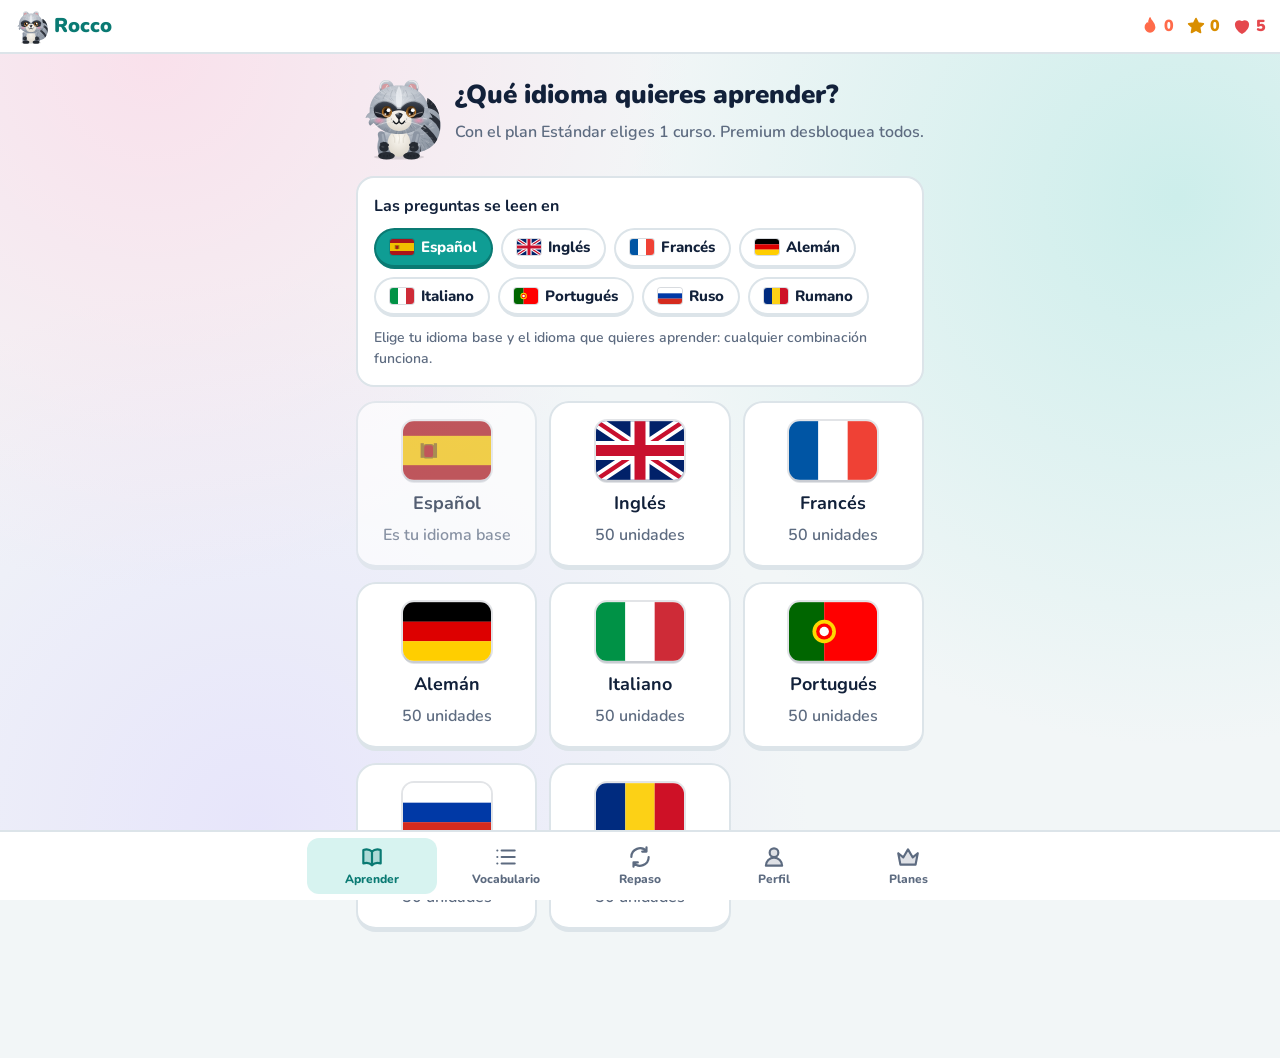
<file: app/index.html>
<!doctype html>
<html lang="es">
<head>
<meta charset="utf-8">
<meta name="viewport" content="width=device-width, initial-scale=1, viewport-fit=cover">
<title>Rocco — Aprende idiomas</title>
<meta name="description" content="Aprende inglés, francés, alemán, italiano, portugués, ruso y rumano con un mapa de niveles.">
<link rel="preconnect" href="https://fonts.googleapis.com">
<link rel="preconnect" href="https://fonts.gstatic.com" crossorigin>
<link rel="stylesheet" href="https://fonts.googleapis.com/css2?family=Nunito:wght@500;700;800;900&display=swap">
<link rel="stylesheet" href="styles.css">
</head>
<body>
<header class="top" id="top"></header>
<main id="app"></main>
<nav class="tabs" id="tabs" aria-label="Navegación"></nav>
<div id="player" class="player" hidden></div>
<div id="modal" class="modal" hidden></div>
<script src="data.js"></script>
<script src="data2.js"></script>
<script src="data3.js"></script>
<script src="data4.js"></script>
<script src="extra.js"></script>
<script src="data7a.js"></script>
<script src="data7b.js"></script>
<script src="data7c.js"></script>
<script src="data8.js"></script>
<script src="data9.js"></script>
<script src="data10.js"></script>
<script src="data11.js"></script>
<script src="data12.js"></script>
<script src="data13.js"></script>
<script src="data14.js"></script>
<script src="data15.js"></script>
<script src="data17.js"></script>
<script src="data18.js"></script>
<script src="data19.js"></script>
<script src="data20.js"></script>
<script src="data5.js"></script>
<script src="data6.js"></script>
<script src="data16.js"></script>
<script src="data21.js"></script>
<script src="data22.js"></script>
<script src="data23.js"></script>
<script src="data24.js"></script>
<script src="data25.js"></script>
<script src="data26.js"></script>
<script src="data27.js"></script>
<script src="icons.js"></script>
<script src="rocco.js"></script>
<script src="exercises.js"></script>
<script src="engine.js"></script>
<script src="app.js"></script>
<script src="i18n.js"></script>
</body>
</html>
</file>
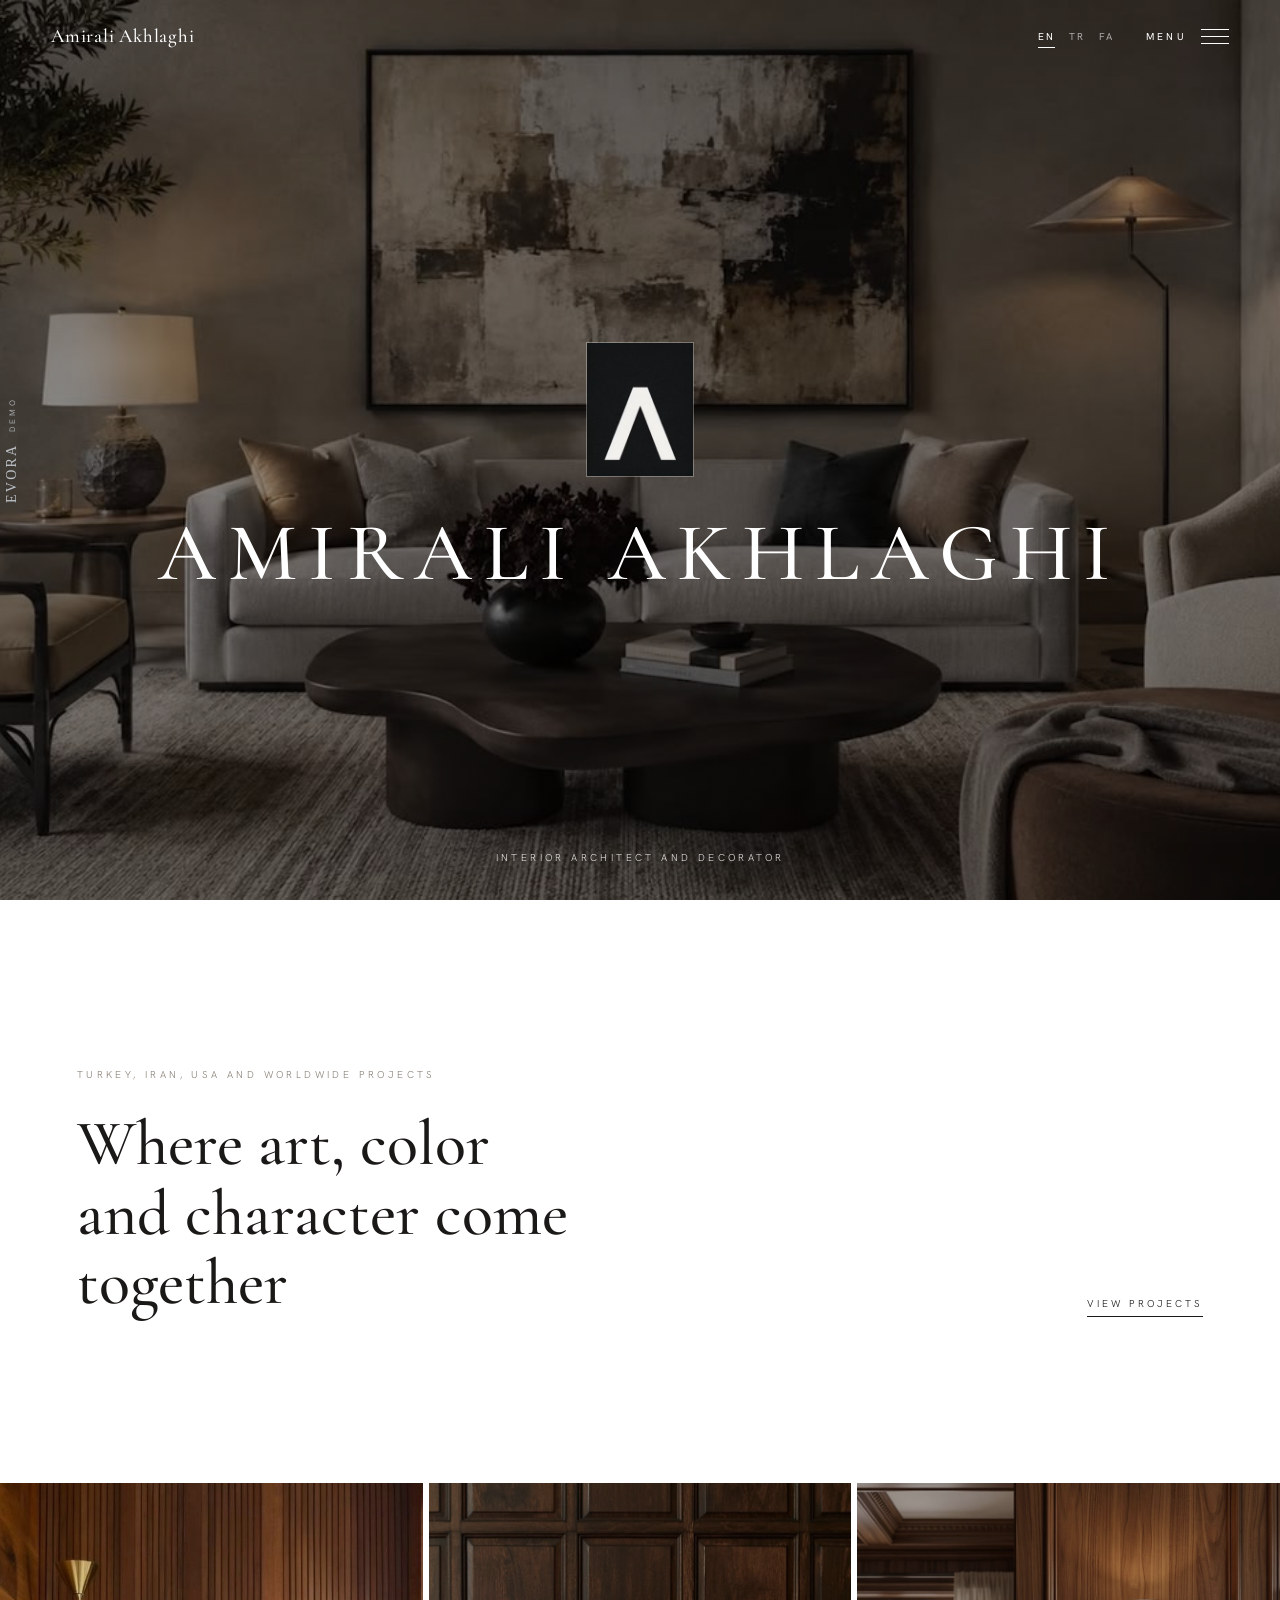
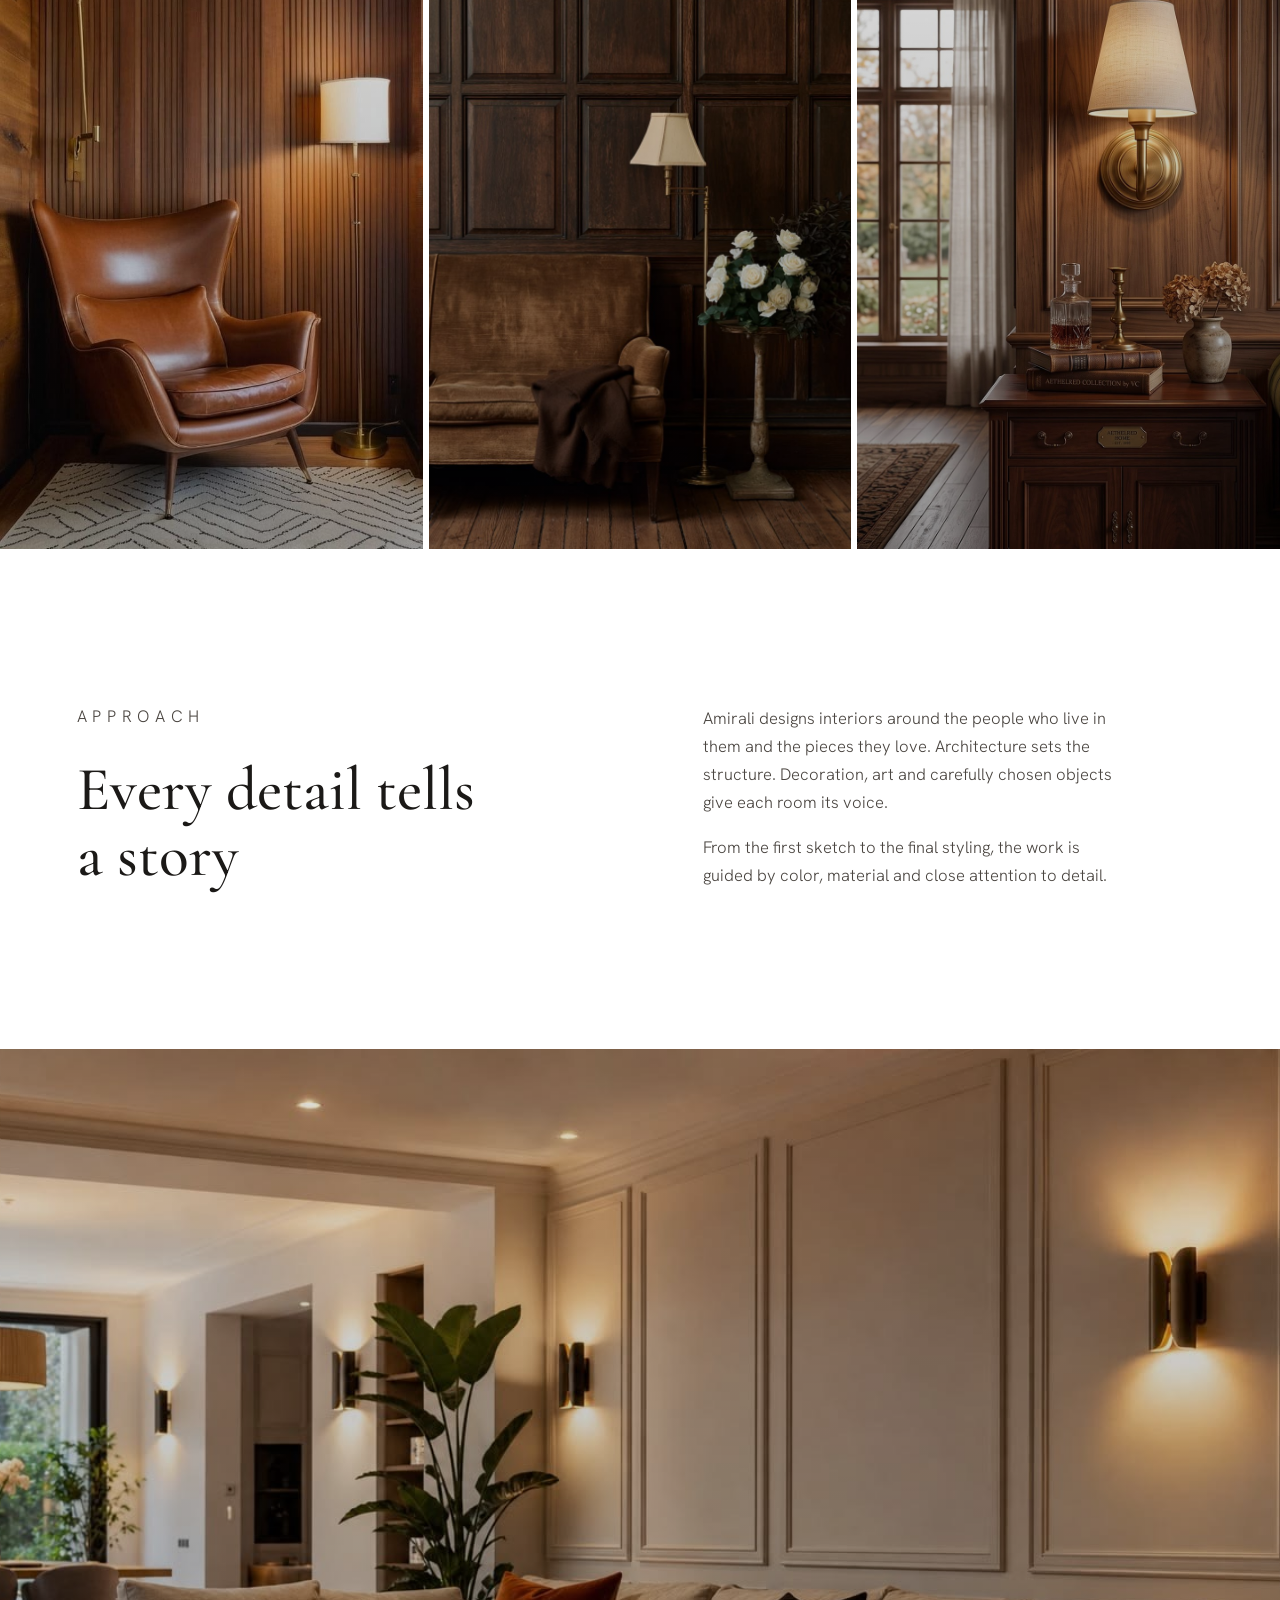
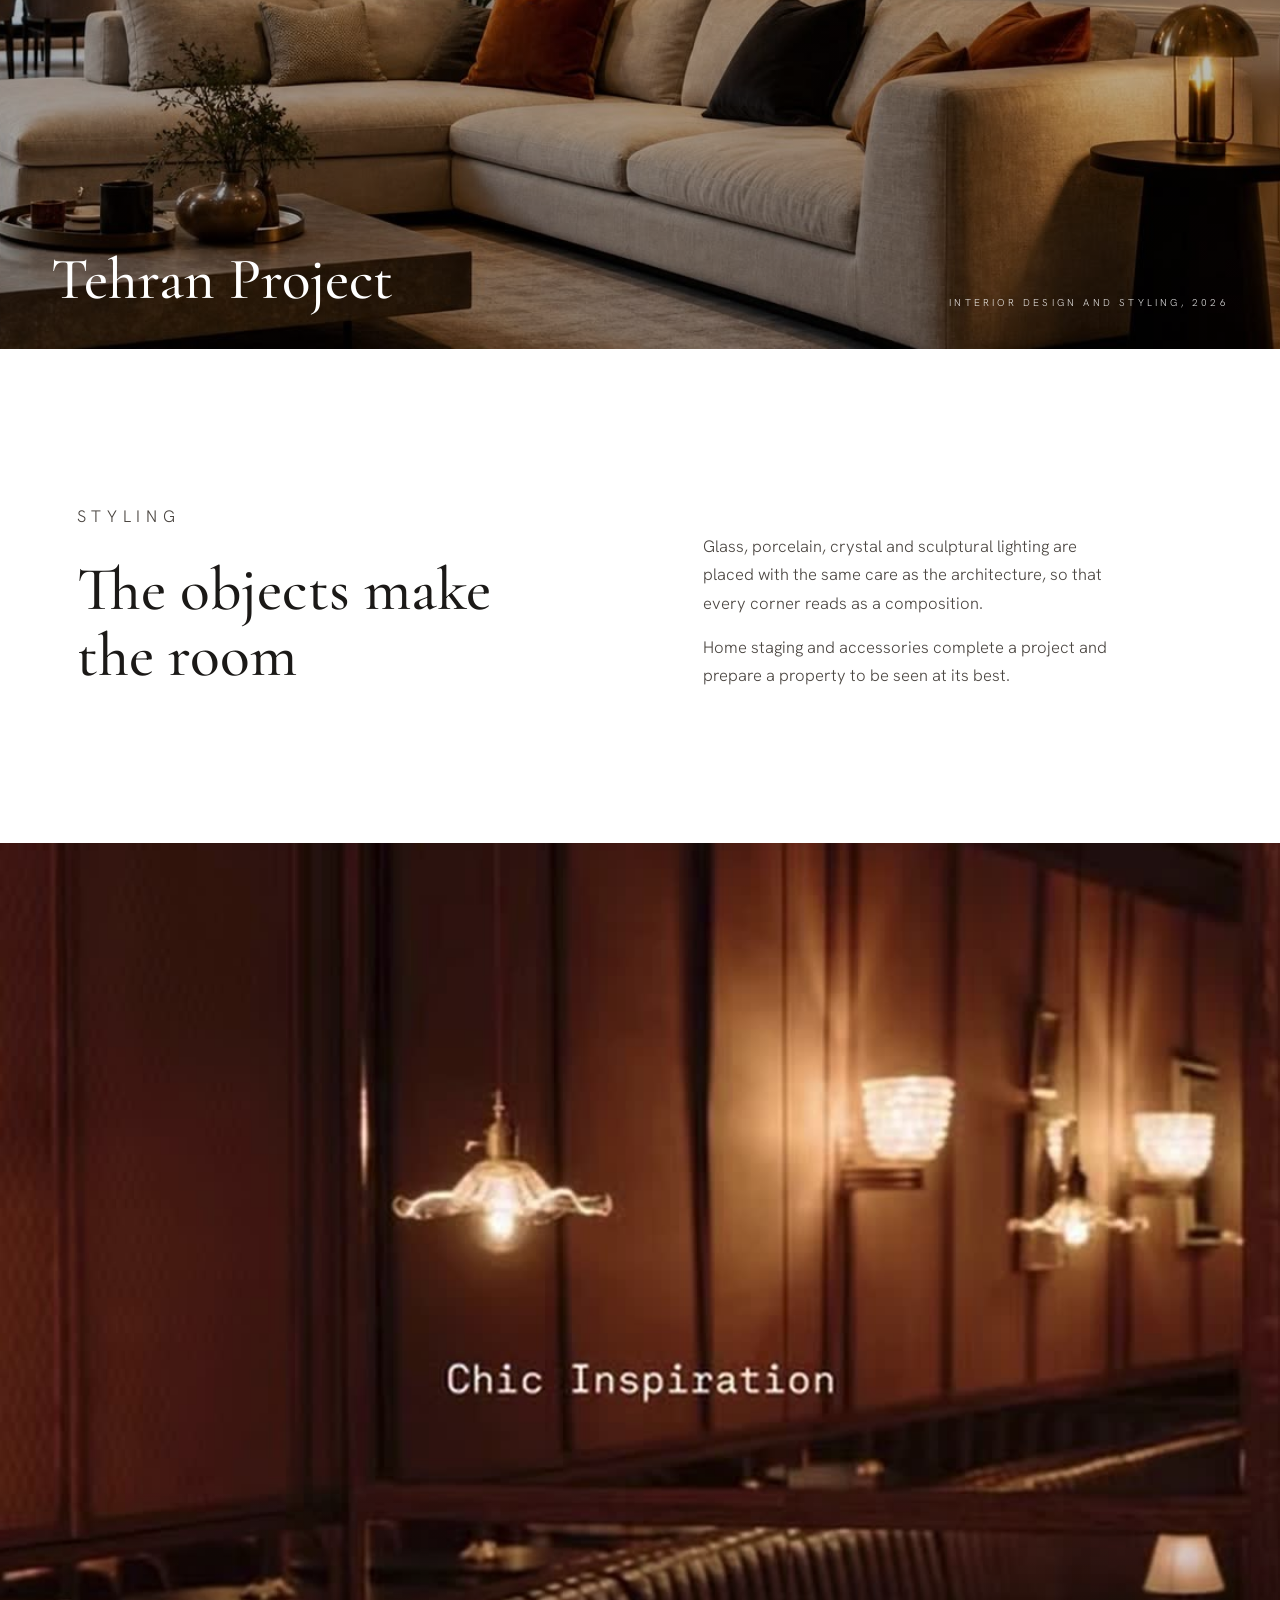
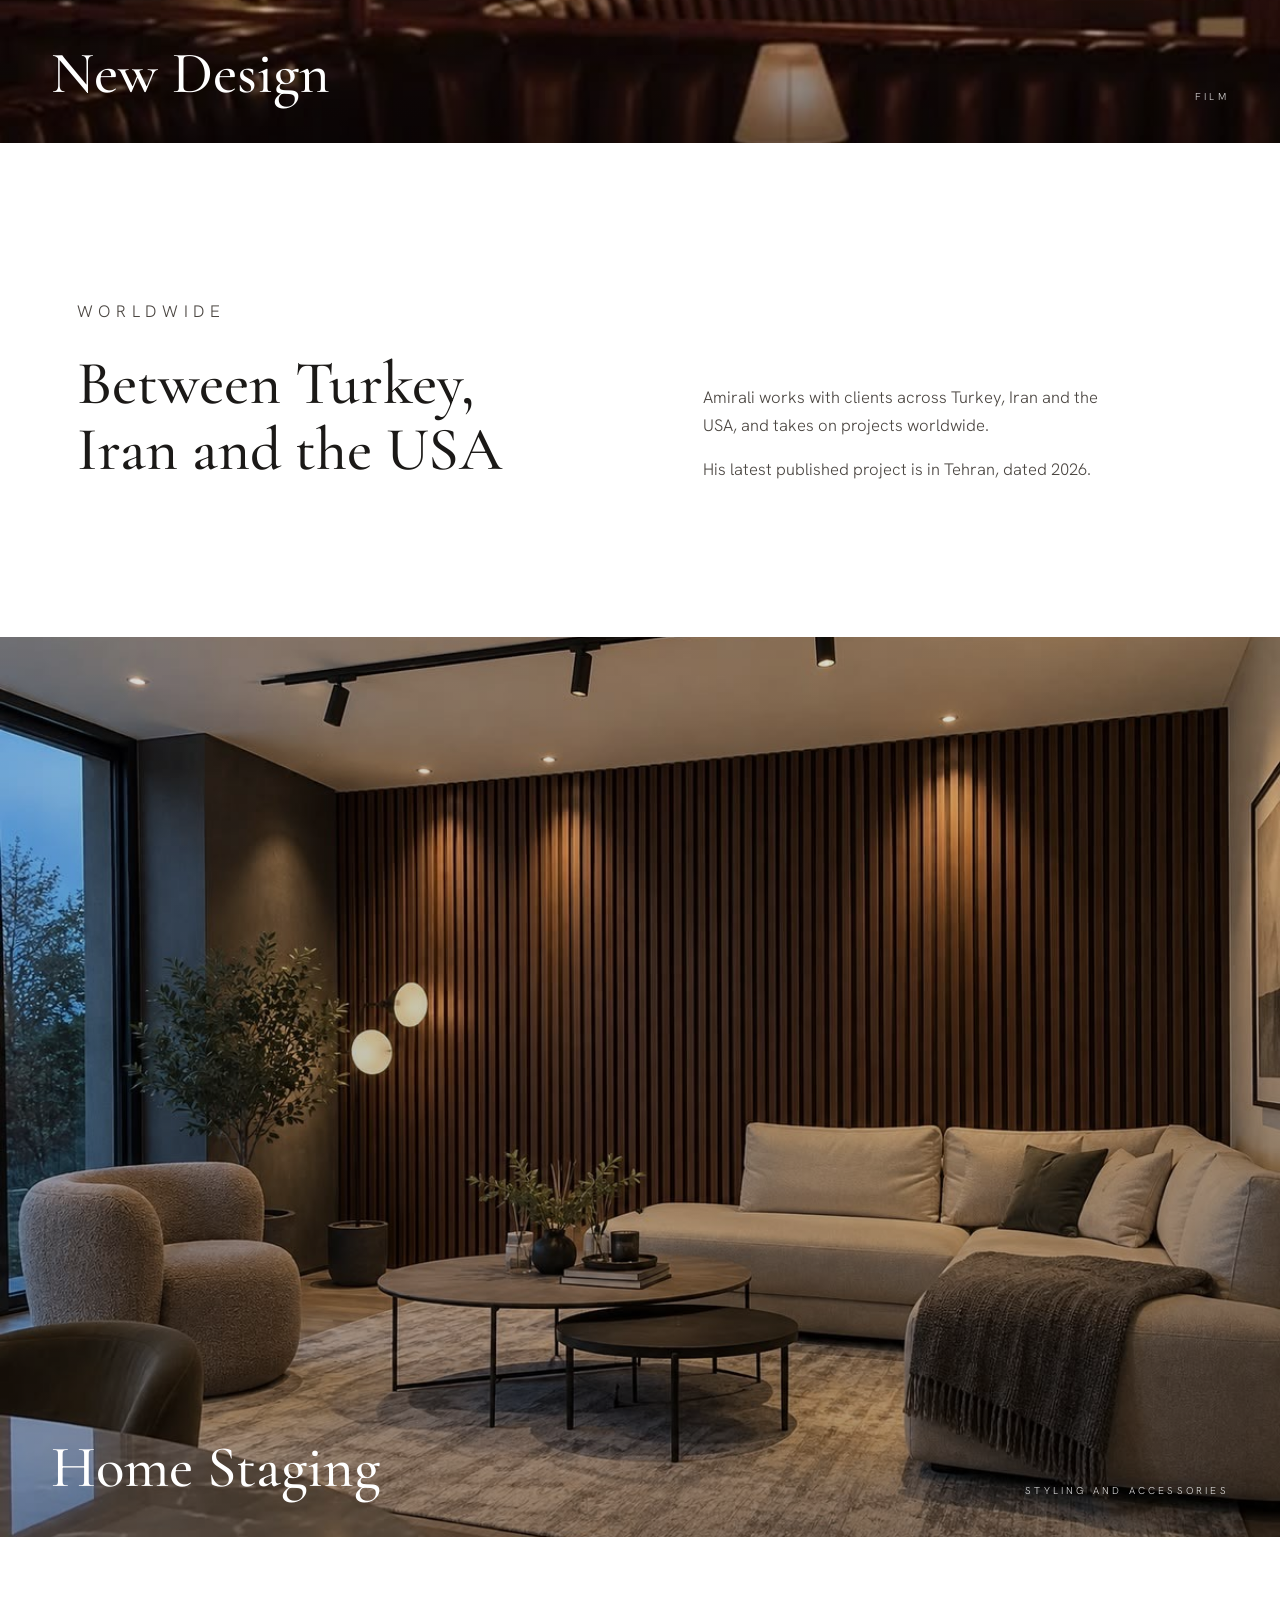
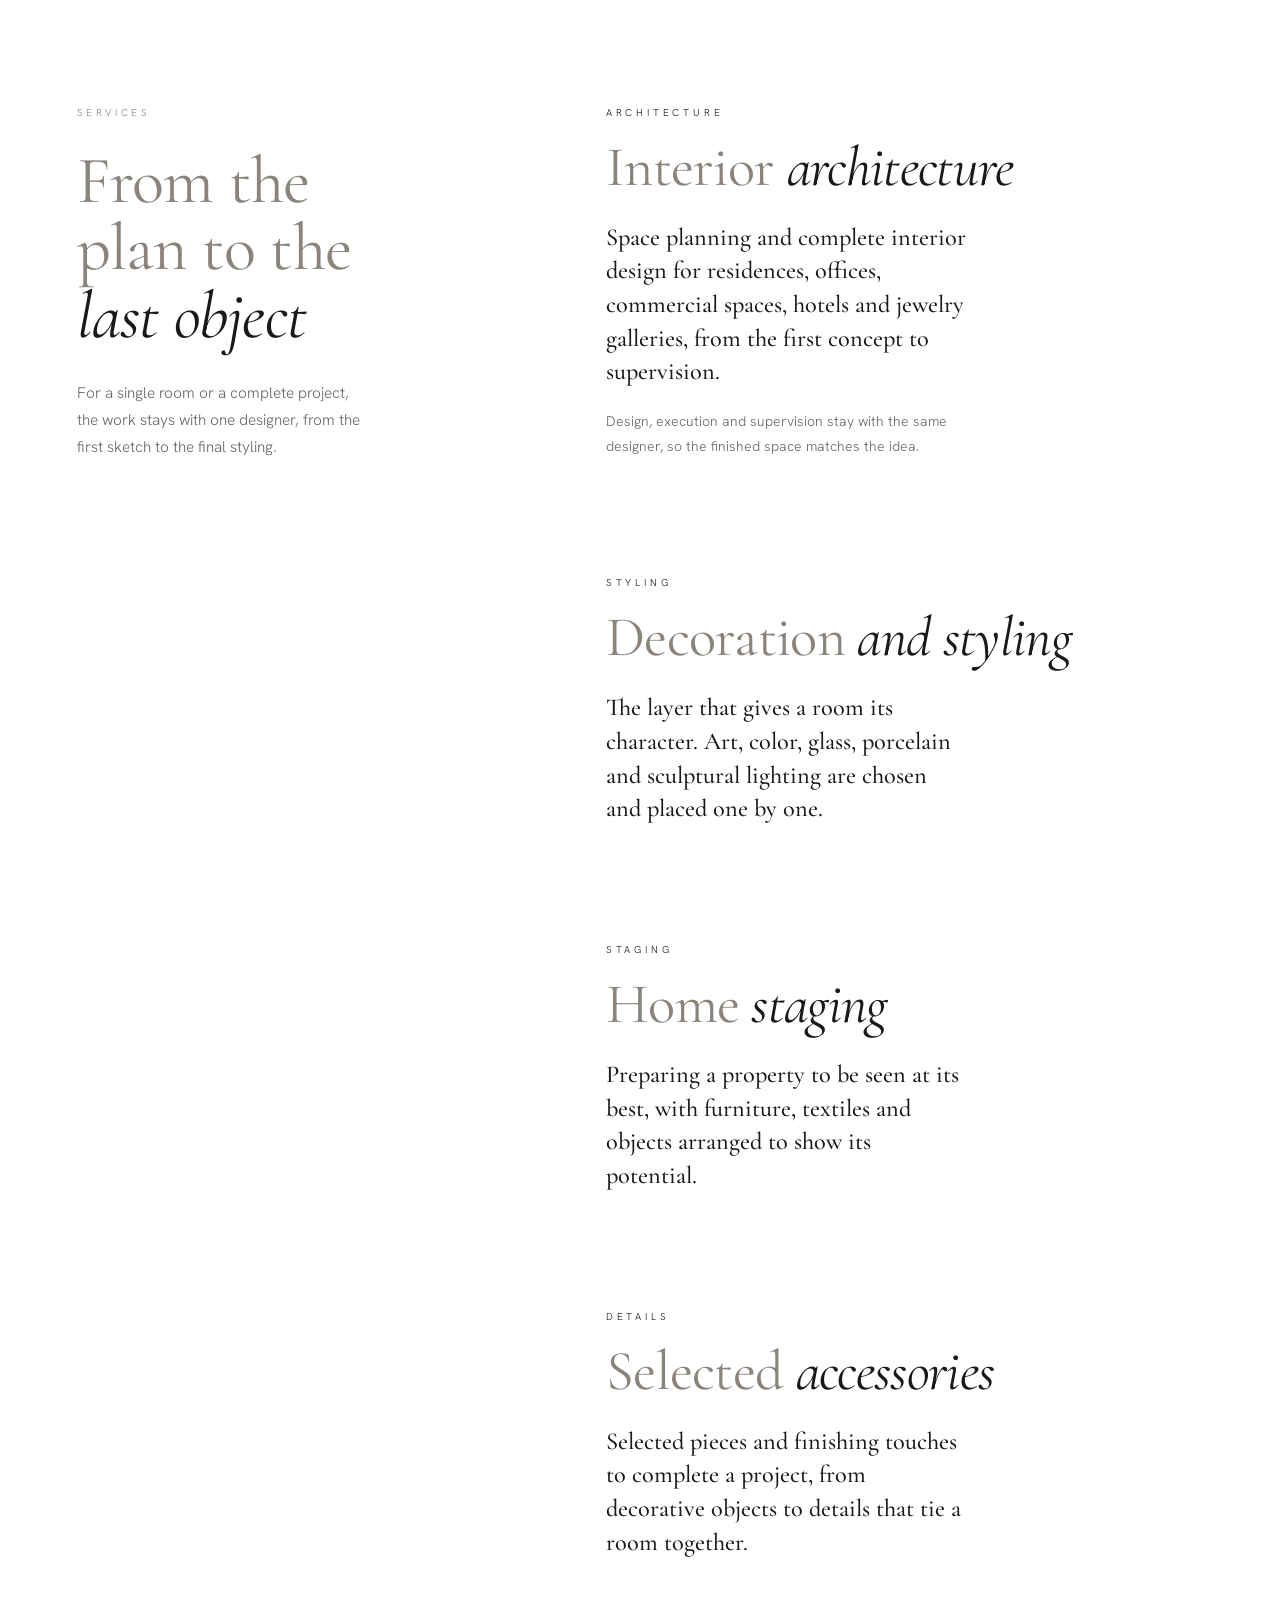
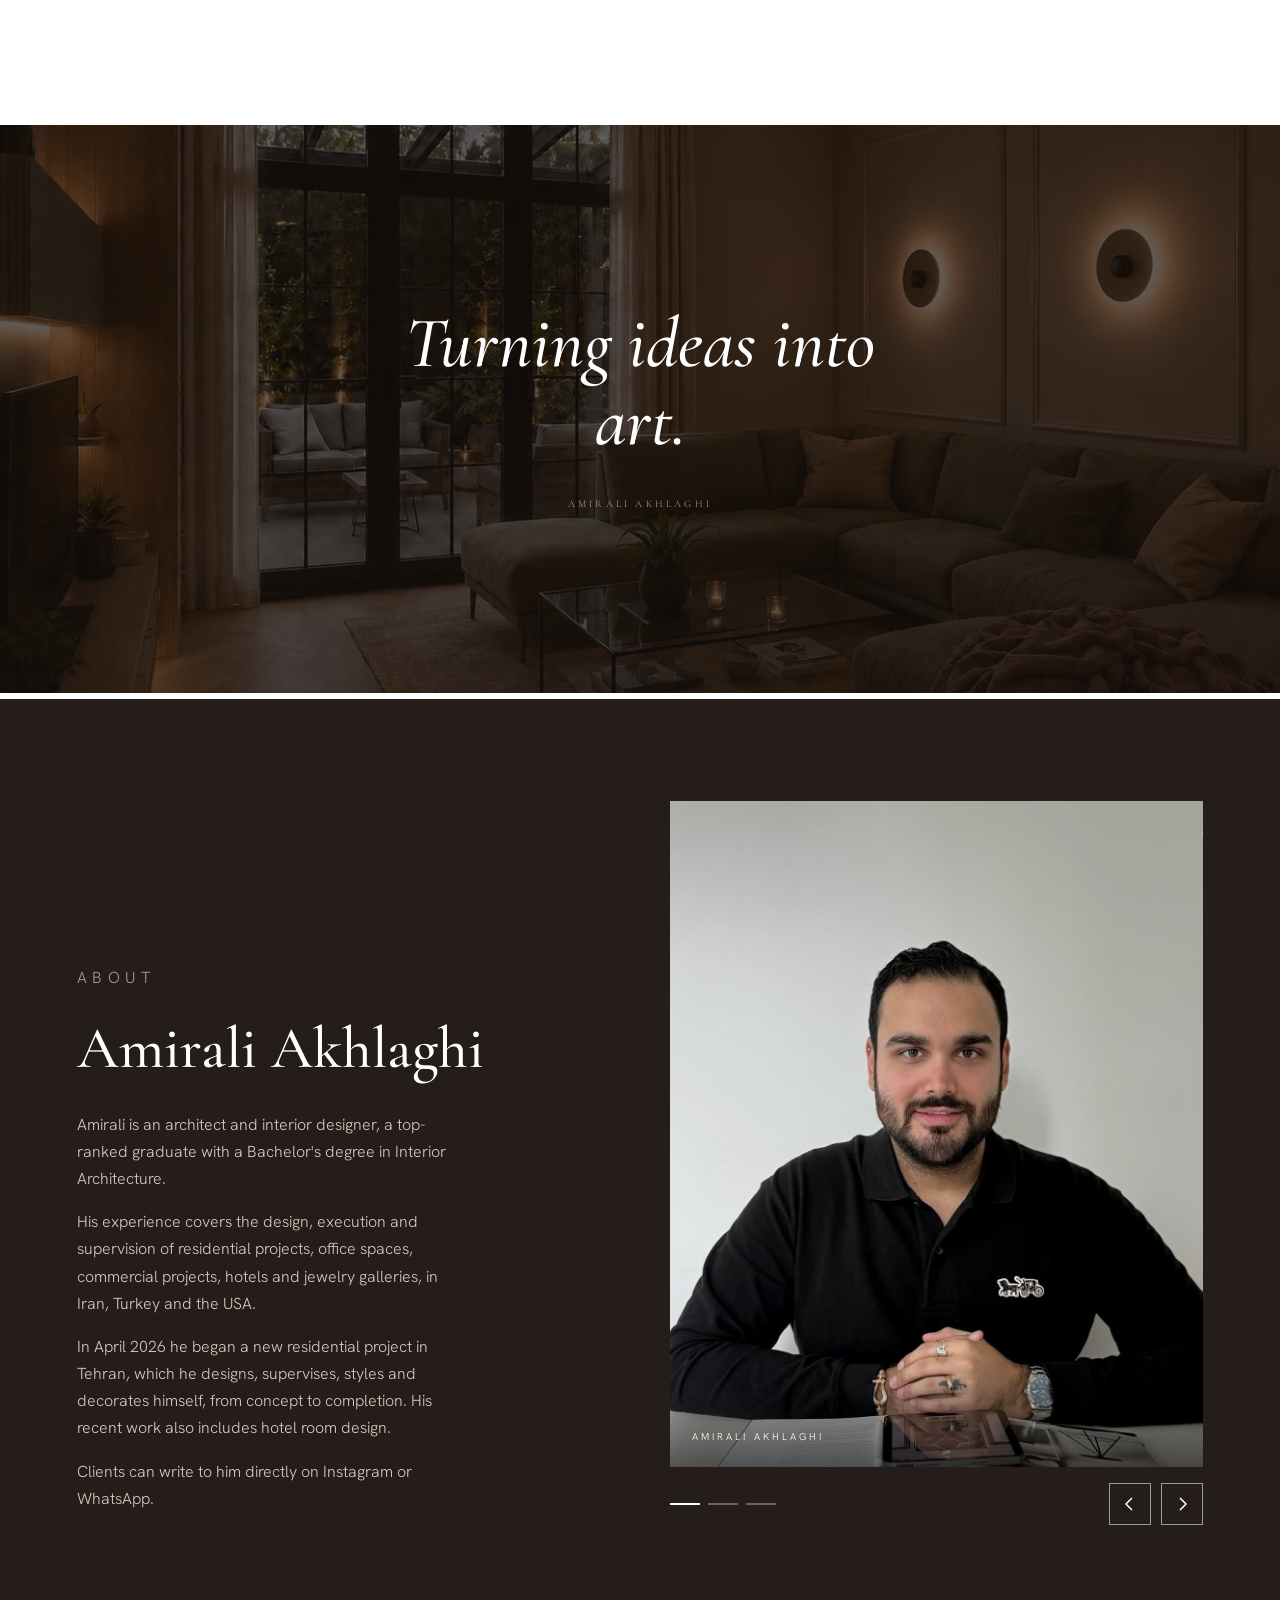
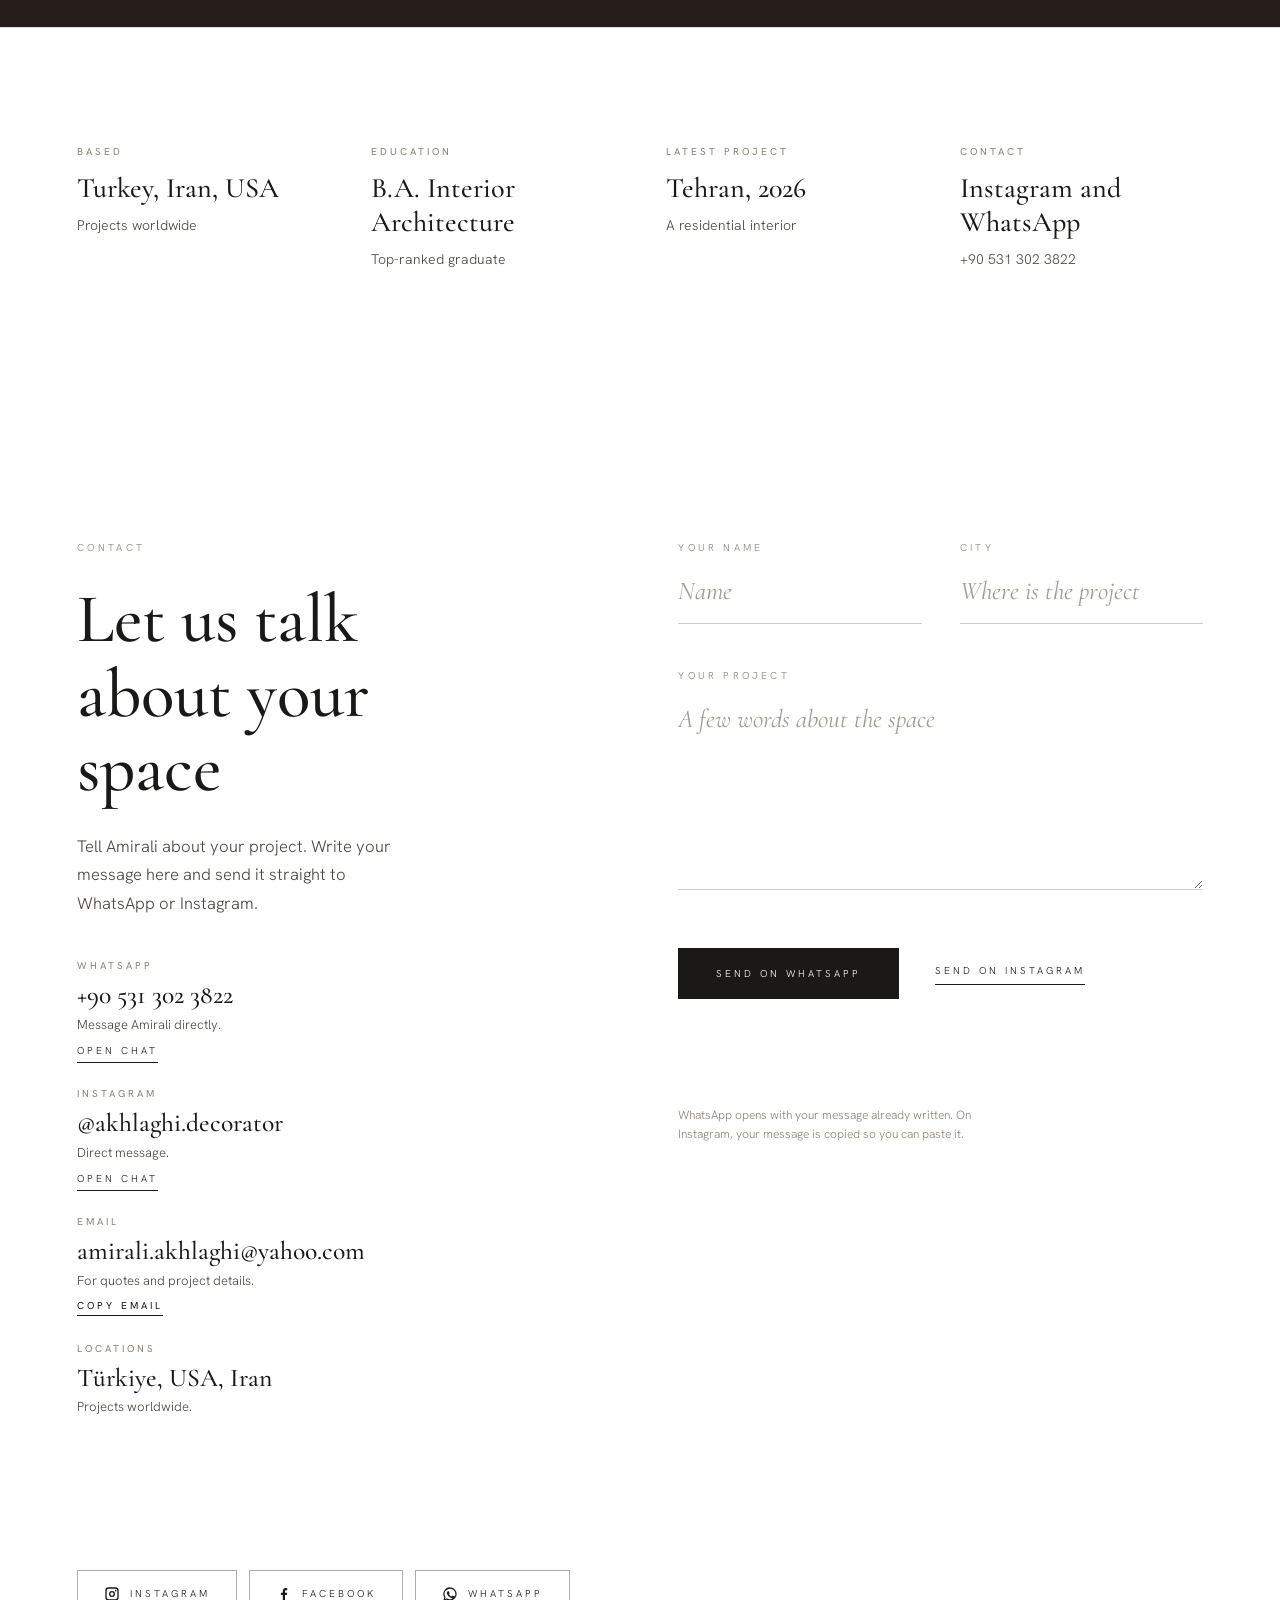
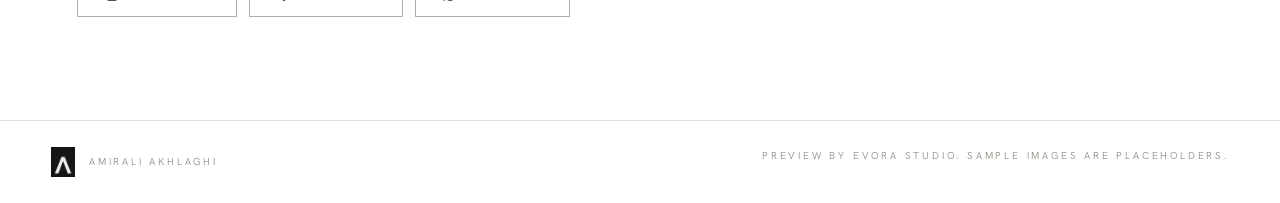
<file: clients/akhlaghi/index.html>
<!DOCTYPE html>
<html lang="en">
<head>
<meta charset="UTF-8">
<meta name="viewport" content="width=device-width, initial-scale=1.0, viewport-fit=cover">
<meta name="robots" content="noindex, nofollow">
<meta name="theme-color" content="#ffffff">
<title>Amirali Akhlaghi</title>
<link rel="icon" type="image/png" href="images/logo.png">
<meta name="description" content="Amirali Akhlaghi, interior architect and decorator. Projects in Turkey, Iran, the USA and worldwide.">
<script>document.documentElement.className+=" js"</script>
<link rel="preload" as="image" href="images/hero.jpg">
<meta property="og:type" content="website">
<meta property="og:title" content="Amirali Akhlaghi, Interior Architect and Decorator">
<meta property="og:description" content="Interior architecture, decoration and home staging. Projects in Turkey, Iran, the USA and worldwide.">
<link rel="preconnect" href="https://fonts.googleapis.com">
<link rel="preconnect" href="https://fonts.gstatic.com" crossorigin>
<link href="https://fonts.googleapis.com/css2?family=Cormorant+Garamond:ital,wght@0,400;0,500;1,400;1,500&family=Hanken+Grotesk:wght@300;400;500&family=Vazirmatn:wght@300;400;500&display=swap" rel="stylesheet">
<style>
:root{
  --paper:#ffffff;
  --ink:#1b1917;
  --deep:#241d19;
  --stone:#8a8178;
    --display:"Cormorant Garamond","Garamond","Times New Roman",serif;
  --text:"Hanken Grotesk",system-ui,sans-serif;
  --gut:max(clamp(20px,6vw,96px),calc((100vw - 1640px) / 2));
}
*{box-sizing:border-box;margin:0;padding:0}
html{scroll-behavior:smooth}
.skip{position:fixed;left:16px;top:-60px;z-index:60;background:#fff;color:var(--ink);padding:10px 16px;font-size:12px;letter-spacing:.2em;text-transform:uppercase;transition:top .2s}
.skip:focus{top:12px}
body{background:var(--paper);color:var(--ink);font-family:var(--text);font-weight:300;line-height:1.7;-webkit-font-smoothing:antialiased}
a{color:inherit;text-decoration:none}
img{display:block;max-width:100%}

/* Image slots. Drop a photo with the matching filename into /images and it fills the frame. */
.shot{position:relative;background-color:var(--deep);background-size:cover;background-position:center}
.shot::after{content:"";position:absolute;inset:0;background:linear-gradient(180deg,rgba(0,0,0,.12),rgba(0,0,0,.34))}
.t-hero{background-image:url("images/hero.jpg"),radial-gradient(70% 60% at 62% 38%,#c79a5c66,transparent 70%),linear-gradient(165deg,#6a4a30,#1e1611)}
.t-hero::after{background:linear-gradient(180deg,rgba(0,0,0,.38),rgba(0,0,0,.52))}
.t-a{background-image:url("images/detail-1.jpg"),radial-gradient(60% 50% at 40% 30%,#d6b27a55,transparent 70%),linear-gradient(170deg,#5a4634,#211a15)}
.t-b{background-image:url("images/detail-2.jpg"),radial-gradient(60% 50% at 60% 60%,#b08a5b44,transparent 70%),linear-gradient(190deg,#3c3633,#171412)}
.t-c{background-image:url("images/detail-3.jpg"),radial-gradient(60% 50% at 50% 40%,#e2d3bd44,transparent 70%),linear-gradient(150deg,#7a6a58,#2a231d)}
.t-tehran{background-image:url("images/tehran.jpg"),radial-gradient(60% 55% at 55% 30%,#d9a85a55,transparent 70%),linear-gradient(180deg,#4a2f1e,#150f0b)}
.t-staging{background-image:url("images/home-staging.jpg"),radial-gradient(60% 55% at 70% 40%,#d8c8ae44,transparent 70%),linear-gradient(170deg,#6b5c4c,#221c17)}

/* Header */
header{position:fixed;top:0;left:0;right:0;z-index:30;display:flex;justify-content:space-between;align-items:center;padding:20px clamp(20px,4vw,56px);color:#ffffff;transition:background .35s ease,color .35s ease}
header.t-top{background:transparent;color:#ffffff}
header.t-dark{background:rgba(24,19,16,.8);-webkit-backdrop-filter:blur(10px);backdrop-filter:blur(10px);color:#ffffff}
header.t-light{background:rgba(255,255,255,.96);-webkit-backdrop-filter:blur(10px);backdrop-filter:blur(10px);color:var(--ink)}
header.open{background:#ffffff;color:var(--ink)}
.brand{font-family:var(--display);font-size:19px;font-weight:500;letter-spacing:.04em}
.menu-btn{display:flex;align-items:center;gap:14px;background:none;border:0;color:inherit;cursor:pointer;font:400 10px var(--text);letter-spacing:.32em;text-transform:uppercase;padding:8px 0}
.bars{display:grid;gap:6px;width:28px}
.bars i{display:block;height:1px;background:currentColor;transition:transform .4s ease,opacity .3s ease}
.menu-btn[aria-expanded="true"] .bars i:nth-child(1){transform:translateY(7px) rotate(45deg)}
.menu-btn[aria-expanded="true"] .bars i:nth-child(2){opacity:0}
.menu-btn[aria-expanded="true"] .bars i:nth-child(3){transform:translateY(-7px) rotate(-45deg)}
.menu-btn:focus-visible{outline:2px solid currentColor;outline-offset:6px}
.overlay{position:fixed;inset:0;z-index:25;background:#ffffff;display:grid;grid-template-columns:1.1fr 1fr;gap:clamp(30px,6vw,110px);align-content:center;padding:110px var(--gut) 48px;overflow-y:auto;visibility:hidden;opacity:0;transition:opacity .5s ease,visibility .5s}
.overlay.open{visibility:visible;opacity:1}
.overlay{overscroll-behavior:contain}
.ov-links{display:grid;align-content:center}
.ov-links a{display:block;padding:20px 0;border-bottom:1px solid rgba(27,25,23,.14);color:var(--ink)}
.ov-links a:first-child{border-top:1px solid rgba(27,25,23,.14)}
.ov-links strong{display:block;font-family:var(--display);font-weight:500;font-size:clamp(26px,2.8vw,38px);line-height:1.15}
.ov-links span{display:block;margin-top:4px;font-size:13px;color:var(--stone)}
.ov-links a:hover strong{font-style:italic}
.ov-info{display:grid;gap:30px;align-content:center;font-size:14px;color:#4a4540}
.ov-info h3{font-weight:400;font-size:10px;letter-spacing:.3em;text-transform:uppercase;color:var(--stone);margin-bottom:8px}
.ov-info p{max-width:38ch}
.ov-info a{border-bottom:1px solid rgba(27,25,23,.35)}
.ov-social{display:flex;gap:22px;flex-wrap:wrap}

/* Hero */
.hero-inner{position:relative;z-index:2;display:grid;justify-items:center;gap:clamp(18px,3.4vh,34px);padding-top:40px}
.hero-logo{height:clamp(84px,15vh,150px);width:auto;border:1px solid rgba(255,255,255,.3)}
.ov-logo{height:64px;width:auto;margin-bottom:6px}
.f-brand{display:flex;align-items:center;gap:14px}
.f-brand img{height:30px;width:auto}
.hero{height:100svh;min-height:520px;display:grid;place-items:center}
.hero h1{position:relative;z-index:2;font-family:var(--display);font-weight:500;color:#fff;font-size:clamp(34px,6.4vw,98px);letter-spacing:.14em;text-transform:uppercase;text-align:center;padding:0 20px;line-height:1.1}
.hero small{position:absolute;z-index:2;bottom:34px;left:0;right:0;text-align:center;color:#ffffff;font-size:10px;letter-spacing:.34em;text-transform:uppercase;opacity:.85}

/* Statement */
.statement{padding:clamp(80px,13vw,190px) var(--gut);display:grid;grid-template-columns:1fr auto;gap:40px;align-items:end}
.eyebrow{font-size:10px;letter-spacing:.34em;text-transform:uppercase;color:var(--stone);margin-bottom:26px}
.statement h2{font-family:var(--display);font-weight:500;font-size:clamp(34px,5vw,76px);line-height:1.08;max-width:16ch}
.link{font-size:10px;letter-spacing:.3em;text-transform:uppercase;border-bottom:1px solid var(--ink);padding-bottom:4px;white-space:nowrap}

/* Strip */
.strip{display:grid;grid-template-columns:repeat(3,1fr);gap:6px}
.strip .shot{height:clamp(300px,52vw,760px)}

/* Text interludes */
.note{padding:clamp(80px,12vw,180px) var(--gut);display:grid;grid-template-columns:1.1fr 1fr;gap:clamp(30px,6vw,110px);align-items:end;background:#fff}
.note h2{font-family:var(--display);font-weight:500;font-size:clamp(34px,4.8vw,70px);line-height:1.08;max-width:15ch}
.note p{font-size:clamp(16px,1.3vw,18px);color:#4a4540;max-width:46ch}
.note p+p{margin-top:16px}

/* Full screen work */
.work{margin-top:6px;display:block}
.work .frame+.frame{margin-top:6px}
.frame{height:100svh;min-height:480px;display:flex;align-items:flex-end}
.frame figcaption{position:relative;z-index:2;width:100%;padding:0 clamp(20px,4vw,56px) 38px;display:flex;justify-content:space-between;align-items:end;gap:20px;color:#ffffff}
.frame h3{font-family:var(--display);font-weight:500;font-size:clamp(32px,4.6vw,68px);line-height:1.05}
.frame span{font-size:10px;letter-spacing:.32em;text-transform:uppercase;opacity:.85}

/* Film: full bleed on every screen, cropped to the frame */
.film{position:relative;background:#120d0a;overflow:hidden}
.film::after{display:none}
.film-main{position:absolute;inset:0;width:100%;height:100%;object-fit:cover;object-position:50% 45%;z-index:1}
.film figcaption{z-index:3}
.film figcaption::before{content:"";position:absolute;left:0;right:0;bottom:0;height:260px;background:linear-gradient(transparent,rgba(0,0,0,.55));z-index:-1;pointer-events:none}

/* About carousel */
.car-wrap{position:relative;width:100%}
.car{display:flex;overflow-x:auto;scroll-snap-type:x mandatory;scrollbar-width:none;-webkit-overflow-scrolling:touch;aspect-ratio:4/5;cursor:grab;overscroll-behavior-x:contain}
.car::-webkit-scrollbar{display:none}
.car.drag{scroll-snap-type:none;cursor:grabbing}
.slide{position:relative;flex:0 0 100%;scroll-snap-align:center;height:100%;margin:0;background:var(--deep)}
.slide img{width:100%;height:100%;object-fit:cover;display:block;user-select:none;-webkit-user-drag:none}
.slide.s2 img{object-position:50% 58%}
.slide.s3 img{object-position:50% 0%}
.slide figcaption{position:absolute;left:0;right:0;bottom:0;padding:70px 22px 22px;background:linear-gradient(transparent,rgba(0,0,0,.6));color:#fff;font-size:10px;letter-spacing:.3em;text-transform:uppercase;pointer-events:none}
.car-ui{display:flex;align-items:center;justify-content:space-between;margin-top:16px}
.dots{display:flex;gap:8px}
.dots button{width:30px;height:12px;padding:0;border:0;background:none;cursor:pointer;position:relative}
.dots button::after{content:"";position:absolute;left:0;right:0;top:5px;height:2px;background:rgba(255,255,255,.32);transition:background .3s}
.dots button[aria-current="true"]::after{background:#fff}
.arrows{display:flex;gap:10px}
.arrows button{width:42px;height:42px;border:1px solid rgba(255,255,255,.55);background:none;color:#fff;cursor:pointer;display:grid;place-items:center;transition:background .3s,color .3s}
.arrows button:hover{background:#fff;color:var(--ink)}
.arrows svg{width:16px;height:16px;stroke:currentColor;fill:none;stroke-width:1.5}
.car:focus-visible,.dots button:focus-visible,.arrows button:focus-visible{outline:2px solid #fff;outline-offset:4px}

/* Strip framing: keep the chair legs */
.strip .t-a{background-position:50% 100%}

/* Services */
.services{padding:clamp(90px,13vw,200px) var(--gut);background:#fff}
.svc-wrap{display:grid;grid-template-columns:5fr 7fr;gap:clamp(40px,8vw,140px);align-items:start}
.svc-intro{position:sticky;top:130px}
.services h2{font-family:var(--display);font-weight:400;font-size:clamp(40px,5.2vw,80px);line-height:1.02;letter-spacing:-.012em;max-width:11ch;color:#8a847c}
.services h2 em,.svc h3 em{font-style:italic;color:var(--ink)}
.svc-lead{margin-top:30px;font-size:clamp(15px,1.2vw,17px);color:#6a655f;max-width:32ch;line-height:1.75}
.svc-items{display:grid;gap:clamp(70px,9vw,130px)}
.svc .tag{font-size:10px;letter-spacing:.38em;text-transform:uppercase;color:var(--ink);margin-bottom:18px}
.svc h3{font-family:var(--display);font-weight:400;font-size:clamp(38px,4.4vw,68px);line-height:1;letter-spacing:-.012em;margin-bottom:26px;color:#8a847c}
.svc h3 + p{font-family:var(--display);font-weight:500;font-size:clamp(21px,1.9vw,28px);line-height:1.38;color:var(--ink);max-width:30ch}
.svc h3 + p + p{margin-top:20px;font-family:var(--text);font-weight:300;font-size:clamp(14px,1.05vw,15.5px);line-height:1.8;color:#6a655f;max-width:46ch}

/* Quote */
.quote{background:linear-gradient(rgba(22,16,12,.66),rgba(22,16,12,.72)),url("images/quote.jpg") center/cover,var(--deep);color:#fff;padding:clamp(90px,14vw,210px) var(--gut);text-align:center}
.quote blockquote{font-family:var(--display);font-weight:500;font-style:italic;font-size:clamp(34px,5.6vw,86px);line-height:1.1;max-width:18ch;margin:0 auto}
.quote cite{display:block;margin-top:34px;font-style:normal;font-size:10px;letter-spacing:.32em;text-transform:uppercase;color:#b9ada0}

/* At a glance */
.glance{padding:clamp(60px,9vw,130px) var(--gut);background:#fff;display:grid;grid-template-columns:repeat(4,1fr);gap:clamp(24px,4vw,64px);border-top:1px solid rgba(27,25,23,.14)}
.glance h3{font-weight:400;font-size:10px;letter-spacing:.3em;text-transform:uppercase;color:var(--stone);margin-bottom:12px}
.glance p{font-family:var(--display);font-weight:500;font-size:clamp(22px,2.2vw,32px);line-height:1.2}
.glance small{display:block;margin-top:8px;font:300 14px/1.6 var(--text);color:#4a4540}

/* About */
.about{background:var(--deep);color:#ffffff;margin-top:6px;display:grid;grid-template-columns:1.1fr 1fr;min-height:100svh}
.about .copy{padding:clamp(60px,9vw,140px) var(--gut);align-self:end}
.about .eyebrow{color:#a89a88}
.about h2{font-family:var(--display);font-weight:500;font-size:clamp(36px,4.6vw,68px);margin-bottom:30px;line-height:1.08}
.about p{max-width:44ch;font-size:16px;color:#d6cdc0}
.about p+p{margin-top:16px}
.about .pic{padding:clamp(40px,8vw,120px) var(--gut) clamp(40px,8vw,120px) 0;display:flex;align-items:center}
.about .pic .car-wrap{width:100%}

/* Contact */
.contact{padding:clamp(90px,14vw,200px) 20px;text-align:center}
.contact h2{font-family:var(--display);font-weight:500;font-size:clamp(36px,5.4vw,84px);line-height:1.08;max-width:14ch;margin:0 auto}
.contact .link{display:inline-block;margin-top:46px}
footer{padding:26px clamp(20px,4vw,56px);display:flex;justify-content:space-between;gap:14px;flex-wrap:wrap;font-size:10px;letter-spacing:.28em;text-transform:uppercase;color:var(--stone);border-top:1px solid rgba(27,25,23,.14)}

/* Contact form */
.contact{text-align:left;display:grid;grid-template-columns:1fr 1fr;gap:clamp(30px,6vw,110px);align-items:start;padding:clamp(80px,12vw,180px) var(--gut)}
.contact h2{margin:0;max-width:12ch}
.contact .lead{margin-top:26px;font-size:clamp(16px,1.3vw,18px);color:#4a4540;max-width:38ch}
.wa-form{display:grid;gap:26px}
.wa-form label{display:block;font-size:10px;letter-spacing:.3em;text-transform:uppercase;color:var(--stone)}
.wa-form input,.wa-form textarea{width:100%;margin-top:8px;padding:10px 0 12px;border:0;border-bottom:1px solid rgba(27,25,23,.35);background:#fff;color:var(--ink);font:300 18px/1.5 var(--text);border-radius:0;outline:none;resize:vertical}
.wa-form input:focus,.wa-form textarea:focus{border-bottom-color:var(--ink)}
.wa-btn{justify-self:start;display:inline-block;padding:17px 38px;background:var(--ink);color:#fff;font-size:10px;letter-spacing:.3em;text-transform:uppercase;transition:opacity .3s}
.wa-btn:hover{opacity:.82}
.wa-btn:focus-visible,.social a:focus-visible{outline:2px solid var(--ink);outline-offset:4px}
.wa-hint{font-size:12px;color:var(--stone)}
.wa-actions{display:flex;flex-wrap:wrap;gap:12px;align-items:center}
button.wa-btn{border:0;cursor:pointer;font-family:var(--text)}
.wa-btn.alt{background:#fff;color:var(--ink);border:1px solid rgba(27,25,23,.5)}
.wa-btn.alt:hover{background:var(--ink);color:#fff;opacity:1}
.wa-status{min-height:22px;font-size:14px;color:#4a4540}
.c-info{margin-top:40px;display:grid;gap:22px;max-width:40ch}
.c-info h3{font-weight:400;font-size:10px;letter-spacing:.3em;text-transform:uppercase;color:var(--stone);margin-bottom:6px}
.c-info p{font-family:var(--display);font-weight:500;font-size:clamp(22px,2vw,28px);line-height:1.2;word-break:break-word}
.c-info small{display:block;margin-top:4px;font:300 13px/1.5 var(--text);color:#4a4540}
.c-info button{margin-top:8px;background:none;border:0;border-bottom:1px solid var(--ink);padding:0 0 3px;font:400 10px var(--text);letter-spacing:.3em;text-transform:uppercase;color:var(--ink);cursor:pointer}
.c-info a.l{display:inline-block;margin-top:8px;border-bottom:1px solid var(--ink);padding-bottom:3px;font-size:10px;letter-spacing:.3em;text-transform:uppercase}

/* Social */
.social{padding:0 var(--gut) clamp(60px,8vw,110px);display:flex;flex-wrap:wrap;gap:12px}
.social a{display:inline-flex;align-items:center;gap:10px;padding:14px 26px;border:1px solid rgba(27,25,23,.35);font-size:10px;letter-spacing:.3em;text-transform:uppercase;transition:background .3s,color .3s}
.social a:hover{background:var(--ink);color:#fff}
.social svg{width:16px;height:16px;fill:currentColor}

/* Reveal */
.js .rv{opacity:0;transform:translateY(22px);transition:opacity 1.1s ease,transform 1.1s ease}
.js .rv.in{opacity:1;transform:none}
@media (prefers-reduced-motion:reduce){html{scroll-behavior:auto}.js .rv{opacity:1;transform:none;transition:none}}

@media (max-width:820px){
  .statement,.note,.contact,.overlay,.svc{grid-template-columns:1fr}
  .glance{grid-template-columns:1fr 1fr}
  .overlay{align-content:start;gap:36px}
  .strip{grid-template-columns:1fr}
  .strip .shot{height:70vw}
  .about{grid-template-columns:1fr}
  .about .pic{padding:0 20px 60px}
  .frame figcaption{flex-direction:column;align-items:flex-start;gap:8px}
}

/* Phone framing: match each block to its photo so less is cropped */
@media (max-width:820px){
  .hero{height:auto;min-height:78svh}
  .t-hero{background-position:46% 50%}
  .frame{height:auto;min-height:0;aspect-ratio:4/5}
  .film{aspect-ratio:auto;height:100svh;min-height:480px}
  .t-tehran{background-position:36% 50%}
  .t-staging{background-position:62% 50%}
  .strip{gap:6px}
  .strip .shot{height:auto;aspect-ratio:3/4;background-position:50% 50%}
  .strip .t-a{aspect-ratio:9/16;background-position:50% 100%}
  .quote{padding-block:clamp(110px,30vw,200px)}
}

/* Form, editorial */
.wa-form{gap:clamp(30px,3.4vw,44px);align-content:start}
.wa-form .row2{display:grid;grid-template-columns:1fr 1fr;gap:clamp(20px,3vw,40px)}
.wa-form label{font-size:10px;letter-spacing:.32em;color:var(--stone)}
.wa-form input,.wa-form textarea{margin-top:10px;padding:8px 0 14px;border:0;border-bottom:1px solid rgba(27,25,23,.22);font:500 clamp(22px,2vw,28px)/1.35 var(--display);color:var(--ink)}
.wa-form input::placeholder,.wa-form textarea::placeholder{font-style:italic;font-weight:400;color:#a29b92}
.wa-form input:focus,.wa-form textarea:focus{border-bottom-color:var(--ink)}
.wa-actions{margin-top:6px;gap:clamp(20px,3vw,36px)}
.wa-btn.alt{background:none;border:0;border-bottom:1px solid var(--ink);padding:0 0 5px;color:var(--ink)}
.wa-btn.alt:hover{background:none;color:var(--ink);opacity:.6}
.wa-status{min-height:20px}
.wa-hint{max-width:46ch;line-height:1.6}
@media (max-width:820px){
  .svc-wrap{grid-template-columns:1fr}
  .svc-intro{position:static}
  .wa-form .row2{grid-template-columns:1fr}
}

/* Language switcher and right-to-left support */
.hr{display:flex;align-items:center;gap:clamp(8px,2vw,26px)}
.lang{display:flex;gap:2px}
.lang button{background:none;border:0;color:inherit;font:400 10px var(--text);letter-spacing:.2em;padding:8px 6px;cursor:pointer;opacity:.6;position:relative;transition:opacity .3s}
.lang button:hover{opacity:1}
.lang button[aria-pressed="true"]{opacity:1}
.lang button[aria-pressed="true"]::after{content:"";position:absolute;left:6px;right:6px;bottom:3px;height:1px;background:currentColor}
.lang button:focus-visible{outline:2px solid currentColor;outline-offset:2px}
.latin{font-family:"Cormorant Garamond","Garamond","Times New Roman",serif!important}
.car-wrap{direction:ltr}
.slide figcaption{unicode-bidi:plaintext;text-align:start}
html[lang="fa"]{--display:"Vazirmatn","Cormorant Garamond",serif;--text:"Vazirmatn",system-ui,sans-serif}
html[lang="fa"] *:not(.latin){letter-spacing:normal!important;text-transform:none!important}
html[lang="fa"] em{font-style:normal}
html[lang="fa"] .quote blockquote{font-style:normal}
html[lang="fa"] body{line-height:1.95}
html[lang="fa"] h2,html[lang="fa"] h3,html[lang="fa"] blockquote{line-height:1.4}
html[lang="fa"] .lang button{letter-spacing:.1em!important}

/* Persian type sizes */
html[lang="fa"] .statement h2,html[lang="fa"] .note h2{font-size:clamp(28px,3.6vw,54px)}
html[lang="fa"] .services h2{font-size:clamp(30px,4vw,60px);max-width:14ch}
html[lang="fa"] .svc h3{font-size:clamp(30px,3.4vw,52px)}
html[lang="fa"] .svc h3 + p{font-size:clamp(19px,1.7vw,25px);line-height:1.7}
html[lang="fa"] .contact h2{font-size:clamp(30px,4vw,60px);max-width:16ch}
html[lang="fa"] .quote blockquote{font-size:clamp(28px,4.4vw,66px)}
html[lang="fa"] .frame h3{font-size:clamp(28px,3.8vw,56px)}
html[lang="fa"] .glance p,html[lang="fa"] .c-info p{font-size:clamp(20px,1.8vw,26px)}
html[lang="fa"] .about h2.latin{font-size:clamp(36px,4.6vw,68px)}
html[lang="fa"] .eyebrow,html[lang="fa"] .svc .tag,html[lang="fa"] .wa-form label,html[lang="fa"] .glance h3,html[lang="fa"] .c-info h3,html[lang="fa"] .ov-info h3,html[lang="fa"] .menu-btn,html[lang="fa"] .hero small,html[lang="fa"] .frame span,html[lang="fa"] .slide figcaption,html[lang="fa"] .wa-btn,html[lang="fa"] .c-info a.l,html[lang="fa"] .c-info button,html[lang="fa"] .link,html[lang="fa"] .wa-hint,html[lang="fa"] .social a,html[lang="fa"] footer,html[lang="fa"] .ov-links span{font-size:13px}
html[lang="fa"] .svc h3 + p + p,html[lang="fa"] .wa-hint{font-size:15px;line-height:1.9}

/* EVORA signature: slim vertical tag on the left edge, inside the page gutter */
.sig{position:fixed;left:5px;top:50%;z-index:20;transform:translateY(-50%) rotate(180deg);writing-mode:vertical-rl;display:flex;align-items:center;gap:12px;color:#fff;mix-blend-mode:difference;pointer-events:none;white-space:nowrap;font-family:Georgia,"Times New Roman",serif;line-height:1}
.sig-mark{font-size:14px;letter-spacing:.16em}
.sig-demo{font:400 8px var(--text);letter-spacing:.36em;text-transform:uppercase;opacity:.8}
html[lang="fa"] .sig *{letter-spacing:.16em!important}
html[lang="fa"] .sig .sig-demo{letter-spacing:.36em!important;text-transform:uppercase!important}
@media (max-width:820px){.sig{left:3px}.sig-mark{font-size:12px}.sig-demo{font-size:7px}}

/* Large screens: keep the About photo within the viewport height */
@media (min-width:821px){
  .about .pic{justify-content:flex-end}
  .about .pic .car-wrap{width:min(100%,calc(74vh * .8));margin-inline-start:auto}
}
</style>
</head>
<body>
<a class="skip" href="#top">Skip to content</a>
<div class="sig" aria-label="Demo by EVORA Studio"><span class="sig-mark">EVORA</span><span class="sig-demo">Demo</span></div>

<header>
  <a class="brand latin" href="#top">Amirali Akhlaghi</a>
  <div class="hr"><div class="lang" role="group" aria-label="Language"><button type="button" data-lang="en" aria-pressed="true">EN</button><button type="button" data-lang="tr" aria-pressed="false">TR</button><button type="button" data-lang="fa" aria-pressed="false">FA</button></div><button class="menu-btn" id="menu-btn" aria-expanded="false" aria-controls="menu"><span>Menu</span><span class="bars" aria-hidden="true"><i></i><i></i><i></i></span></button></div>
</header>
<div class="overlay" id="menu" aria-hidden="true">
  <nav class="ov-links" aria-label="Main">
    <a href="#work"><strong>Work</strong><span>Selected projects and styling</span></a>
    <a href="#services"><strong>Services</strong><span>Architecture, styling and staging</span></a>
    <a href="#about"><strong>About</strong><span>The designer and his practice</span></a>
    <a href="#contact"><strong>Contact</strong><span>Write to Amirali on WhatsApp</span></a>
  </nav>
  <div class="ov-info">
    <img class="ov-logo" src="images/logo.png" alt="" width="444" height="558">
    <div><h3>Practice</h3><p>Design, execution and supervision of residential, office, commercial and hotel projects, and jewelry galleries.</p></div>
    <div><h3>Locations</h3><p>Turkey, Iran and the USA. Projects worldwide.</p></div>
    <div><h3>Latest project</h3><p>A residential interior in Tehran, 2026.</p></div>
    <div><h3>Contact</h3><p><bdi>WhatsApp +90 531 302 3822<br>amirali.akhlaghi@yahoo.com</bdi></p></div>
    <div class="ov-social"><a href="https://www.instagram.com/akhlaghi.decorator/" target="_blank" rel="noopener">Instagram</a><a href="https://www.facebook.com/61583439316098" target="_blank" rel="noopener">Facebook</a></div>
  </div>
</div>

<main id="top">
  <section class="hero shot t-hero">
    <div class="hero-inner"><img class="hero-logo" src="images/logo.png" alt="Amirali Akhlaghi logo" width="444" height="558"><h1 class="latin">Amirali Akhlaghi</h1></div>
    <small>Interior Architect and Decorator</small>
  </section>

  <section class="statement">
    <div class="rv">
      <p class="eyebrow">Turkey, Iran, USA and worldwide projects</p>
      <h2>Where art, color and character come together</h2>
    </div>
    <a class="link rv" href="#work">View projects</a>
  </section>

  <section class="strip">
    <div class="shot t-a"></div>
    <div class="shot t-b"></div>
    <div class="shot t-c"></div>
  </section>

  <section class="note rv">
    <div>
      <p class="eyebrow">Approach</p>
      <h2>Every detail tells a story</h2>
    </div>
    <div>
      <p>Amirali designs interiors around the people who live in them and the pieces they love. Architecture sets the structure. Decoration, art and carefully chosen objects give each room its voice.</p>
      <p>From the first sketch to the final styling, the work is guided by color, material and close attention to detail.</p>
    </div>
  </section>

  <section class="work" id="work">
    <figure class="frame shot t-tehran"><figcaption><h3>Tehran Project</h3><span>Interior design and styling, 2026</span></figcaption></figure>

    <div class="note rv">
      <div>
        <p class="eyebrow">Styling</p>
        <h2>The objects make the room</h2>
      </div>
      <div>
        <p>Glass, porcelain, crystal and sculptural lighting are placed with the same care as the architecture, so that every corner reads as a composition.</p>
        <p>Home staging and accessories complete a project and prepare a property to be seen at its best.</p>
      </div>
    </div>

    <figure class="frame film" id="film-frame">
      <video class="film-main" muted loop playsinline preload="none" poster="images/film-poster.jpg" aria-label="Interior inspiration film"><source src="images/film.mp4" type="video/mp4"></video>
      <figcaption><h3>New Design</h3><span>Film</span></figcaption>
    </figure>

    <div class="note rv">
      <div>
        <p class="eyebrow">Worldwide</p>
        <h2>Between Turkey, Iran and the USA</h2>
      </div>
      <div>
        <p>Amirali works with clients across Turkey, Iran and the USA, and takes on projects worldwide.</p>
        <p>His latest published project is in Tehran, dated 2026.</p>
      </div>
    </div>

    <figure class="frame shot t-staging"><figcaption><h3>Home Staging</h3><span>Styling and accessories</span></figcaption></figure>
  </section>

  <section class="services" id="services">
    <div class="svc-wrap">
      <div class="svc-intro rv">
        <p class="eyebrow">Services</p>
        <h2>From the plan to the <em>last object</em></h2>
        <p class="svc-lead">For a single room or a complete project, the work stays with one designer, from the first sketch to the final styling.</p>
      </div>
      <div class="svc-items">
        <article class="svc rv"><p class="tag">Architecture</p><h3>Interior <em>architecture</em></h3><p>Space planning and complete interior design for residences, offices, commercial spaces, hotels and jewelry galleries, from the first concept to supervision.</p><p>Design, execution and supervision stay with the same designer, so the finished space matches the idea.</p></article>
        <article class="svc rv"><p class="tag">Styling</p><h3>Decoration <em>and styling</em></h3><p>The layer that gives a room its character. Art, color, glass, porcelain and sculptural lighting are chosen and placed one by one.</p></article>
        <article class="svc rv"><p class="tag">Staging</p><h3>Home <em>staging</em></h3><p>Preparing a property to be seen at its best, with furniture, textiles and objects arranged to show its potential.</p></article>
        <article class="svc rv"><p class="tag">Details</p><h3>Selected <em>accessories</em></h3><p>Selected pieces and finishing touches to complete a project, from decorative objects to details that tie a room together.</p></article>
      </div>
    </div>
  </section>

  <section class="quote">
    <blockquote class="rv">Turning ideas into art.</blockquote>
    <cite class="rv latin">Amirali Akhlaghi</cite>
  </section>

  <section class="about" id="about">
    <div class="copy rv">
      <p class="eyebrow">About</p>
      <h2 class="latin">Amirali Akhlaghi</h2>
      <p>Amirali is an architect and interior designer, a top-ranked graduate with a Bachelor's degree in Interior Architecture.</p>
      <p>His experience covers the design, execution and supervision of residential projects, office spaces, commercial projects, hotels and jewelry galleries, in Iran, Turkey and the USA.</p>
      <p>In April 2026 he began a new residential project in Tehran, which he designs, supervises, styles and decorates himself, from concept to completion. His recent work also includes hotel room design.</p>
      <p>Clients can write to him directly on Instagram or WhatsApp.</p>
    </div>
    <div class="pic">
      <div class="car-wrap">
        <div class="car" id="car" tabindex="0" role="region" aria-roledescription="carousel" aria-label="Photos of Amirali Akhlaghi">
          <figure class="slide s1"><img src="images/portrait.jpg" alt="Portrait of Amirali Akhlaghi" width="1105" height="1381" loading="lazy" decoding="async" draggable="false"><figcaption>Amirali Akhlaghi</figcaption></figure>
          <figure class="slide s2"><img src="images/behind-1.jpg" alt="Amirali Akhlaghi seated in a living room, with a camera on a tripod in the foreground" width="1290" height="2049" loading="lazy" decoding="async" draggable="false"><figcaption>Behind the scenes</figcaption></figure>
          <figure class="slide s3"><img src="images/behind-2.jpg" alt="Amirali Akhlaghi reviewing a material sample, in black and white" width="1290" height="2261" loading="lazy" decoding="async" draggable="false"><figcaption>Reviewing a material sample</figcaption></figure>
        </div>
        <div class="car-ui">
          <div class="dots" id="dots"><button type="button" aria-label="Show first photo" aria-current="true"></button><button type="button" aria-label="Show second photo"></button><button type="button" aria-label="Show third photo"></button></div>
          <div class="arrows"><button type="button" id="prev" aria-label="Previous photo"><svg viewBox="0 0 16 16"><path d="M10 2 4 8l6 6"/></svg></button><button type="button" id="next" aria-label="Next photo"><svg viewBox="0 0 16 16"><path d="M6 2l6 6-6 6"/></svg></button></div>
        </div>
      </div>
    </div>
  </section>

  <section class="glance">
    <div class="rv"><h3>Based</h3><p>Turkey, Iran, USA</p><small>Projects worldwide</small></div>
    <div class="rv"><h3>Education</h3><p>B.A. Interior Architecture</p><small>Top-ranked graduate</small></div>
    <div class="rv"><h3>Latest project</h3><p>Tehran, 2026</p><small>A residential interior</small></div>
    <div class="rv"><h3>Contact</h3><p>Instagram and WhatsApp</p><small><bdi>+90 531 302 3822</bdi></small></div>
  </section>

  <section class="contact" id="contact">
    <div>
      <p class="eyebrow">Contact</p>
      <h2>Let us talk about your space</h2>
      <p class="lead">Tell Amirali about your project. Write your message here and send it straight to WhatsApp or Instagram.</p>
      <div class="c-info">
        <div><h3>WhatsApp</h3><p><bdi>+90 531 302 3822</bdi></p><small>Message Amirali directly.</small><a class="l" href="https://wa.me/905313023822" target="_blank" rel="noopener">Open chat</a></div>
        <div><h3>Instagram</h3><p><bdi>@akhlaghi.decorator</bdi></p><small>Direct message.</small><a class="l" href="https://ig.me/m/akhlaghi.decorator" target="_blank" rel="noopener">Open chat</a></div>
        <div><h3>Email</h3><p id="mail"><bdi>amirali.akhlaghi@yahoo.com</bdi></p><small>For quotes and project details.</small><button type="button" id="copy-mail">Copy email</button></div>
        <div><h3>Locations</h3><p>Türkiye, USA, Iran</p><small>Projects worldwide.</small></div>
      </div>
    </div>
    <form class="wa-form" id="wa-form" autocomplete="off">
      <div class="row2"><div><label for="wa-name">Your name</label><input id="wa-name" type="text" placeholder="Name"></div>
      <div><label for="wa-city">City</label><input id="wa-city" type="text" placeholder="Where is the project"></div></div>
      <div><label for="wa-msg">Your project</label><textarea id="wa-msg" rows="5" placeholder="A few words about the space"></textarea></div>
      <div class="wa-actions">
        <a class="wa-btn" id="wa-send" href="https://wa.me/905313023822" target="_blank" rel="noopener">Send on WhatsApp</a>
        <a class="wa-btn alt" id="ig-send" href="https://ig.me/m/akhlaghi.decorator" target="_blank" rel="noopener">Send on Instagram</a>
      </div>
      <p class="wa-status" id="wa-status" role="status" aria-live="polite"></p>
      <p class="wa-hint">WhatsApp opens with your message already written. On Instagram, your message is copied so you can paste it.</p>
    </form>
  </section>

  <nav class="social" aria-label="Social media">
    <a href="https://www.instagram.com/akhlaghi.decorator/" target="_blank" rel="noopener"><svg viewBox="0 0 24 24" aria-hidden="true"><path d="M7 2h10a5 5 0 0 1 5 5v10a5 5 0 0 1-5 5H7a5 5 0 0 1-5-5V7a5 5 0 0 1 5-5Zm0 2a3 3 0 0 0-3 3v10a3 3 0 0 0 3 3h10a3 3 0 0 0 3-3V7a3 3 0 0 0-3-3H7Zm5 3.5A4.5 4.5 0 1 1 7.5 12 4.5 4.5 0 0 1 12 7.500Zm0 2A2.5 2.5 0 1 0 14.500 12 2.500 2.500 0 0 0 12 9.500ZM17.500 5.800a1.200 1.200 0 1 1-1.200 1.200 1.200 1.200 0 0 1 1.200-1.200Z"/></svg>Instagram</a>
    <a href="https://www.facebook.com/61583439316098" target="_blank" rel="noopener"><svg viewBox="0 0 24 24" aria-hidden="true"><path d="M13.500 22v-8.500h2.800l.5-3.400h-3.300V8c0-1 .4-1.700 1.800-1.700h1.600V3.300A20 20 0 0 0 14.600 3C12 3 10.200 4.600 10.200 7.500v2.600H7.400v3.400h2.800V22h3.300Z"/></svg>Facebook</a>
    <a href="https://wa.me/905313023822" id="wa-social" target="_blank" rel="noopener"><svg viewBox="0 0 24 24" aria-hidden="true"><path d="M12 2a10 10 0 0 0-8.600 15.100L2 22l5-1.300A10 10 0 1 0 12 2Zm0 2a8 8 0 1 1-4.200 14.800l-.4-.2-2.900.8.8-2.800-.3-.4A8 8 0 0 1 12 4Zm-3 3.800c-.2 0-.5.100-.7.400-.3.300-1 1-1 2.400s1 2.800 1.200 3c.1.200 2 3.100 4.900 4.300 2.400 1 2.900.8 3.400.7.500-.1 1.700-.7 1.900-1.400.2-.7.200-1.200.2-1.400-.1-.1-.3-.2-.6-.4l-1.900-.9c-.3-.1-.5-.1-.7.100l-.9 1.100c-.2.200-.3.200-.6.100-.3-.2-1.200-.4-2.200-1.400-.8-.7-1.400-1.600-1.500-1.900-.2-.3 0-.4.100-.6l.4-.5c.1-.2.200-.3.300-.5.100-.2 0-.4 0-.5l-.9-2.100c-.2-.5-.5-.5-.7-.5H9Z"/></svg>WhatsApp</a>
  </nav>
</main>

<footer>
  <span class="f-brand"><img src="images/logo.png" alt="" width="444" height="558">Amirali Akhlaghi</span>
  <span>Preview by EVORA Studio. Sample images are placeholders.</span>
</footer>

<script>
const items=document.querySelectorAll('.rv');
if('IntersectionObserver' in window){
  const io=new IntersectionObserver(list=>list.forEach(e=>{if(e.isIntersecting){e.target.classList.add('in');io.unobserve(e.target)}}),{threshold:.15});
  items.forEach(i=>io.observe(i));
}else{items.forEach(i=>i.classList.add('in'))}
</script>
<script>
(function(){
  var T = function(x){ return window.t ? window.t(x) : x; };
  var NUMBER = "905313023822";
  var EMAIL = "amirali.akhlaghi@yahoo.com";
  var status = document.getElementById("wa-status");
  var send = document.getElementById("wa-send");
  function message(){
    var n = document.getElementById("wa-name").value.trim();
    var c = document.getElementById("wa-city").value.trim();
    var m = document.getElementById("wa-msg").value.trim();
    return "Hello Amirali," + (n ? " my name is " + n + "." : "") + (c ? " My project is in " + c + "." : "") + (m ? " " + m : "");
  }
  function refresh(){ send.href = "https://wa.me/" + NUMBER + "?text=" + encodeURIComponent(message()); }
  function copy(text){
    return new Promise(function(resolve){
      function fallback(){
        var t = document.createElement("textarea");
        t.value = text; t.setAttribute("readonly",""); t.style.position = "fixed"; t.style.opacity = "0";
        document.body.appendChild(t); t.select();
        var ok = false;
        try { ok = document.execCommand("copy"); } catch (e) {}
        document.body.removeChild(t); resolve(ok);
      }
      if (navigator.clipboard && navigator.clipboard.writeText) {
        navigator.clipboard.writeText(text).then(function(){resolve(true)}, fallback);
      } else { fallback(); }
    });
  }
  ["wa-name","wa-city","wa-msg"].forEach(function(id){ document.getElementById(id).addEventListener("input", refresh); });
  send.addEventListener("click", function(){ refresh(); status.textContent = T("Opening WhatsApp with your message."); });
  document.getElementById("ig-send").addEventListener("click", function(){
    copy(message()).then(function(ok){
      status.textContent = ok ? T("Message copied. Paste it in the Instagram chat.") : T("Select your message above and copy it before sending.");
    });
  });
  document.getElementById("copy-mail").addEventListener("click", function(){
    copy(EMAIL).then(function(ok){ status.textContent = ok ? T("Email copied:") + " " + EMAIL : T("Email") + ": " + EMAIL; });
  });
  document.getElementById("wa-form").addEventListener("submit", function(e){ e.preventDefault(); });
  refresh();
})();
</script>
<script>
(function(){
  var btn=document.getElementById("menu-btn"),menu=document.getElementById("menu");
  function set(open){
    menu.classList.toggle("open",open);
    btn.setAttribute("aria-expanded",open?"true":"false");
    menu.setAttribute("aria-hidden",open?"false":"true");
    btn.firstElementChild.textContent=(window.t||function(x){return x})(open?"Close":"Menu");
    document.querySelector("header").classList.toggle("open",open);
    document.body.style.overflow=open?"hidden":"";
    if(open)menu.scrollTop=0;
  }
  btn.addEventListener("click",function(){set(!menu.classList.contains("open"))});
  document.addEventListener("langchange",function(){btn.firstElementChild.textContent=(window.t||function(x){return x})(menu.classList.contains("open")?"Close":"Menu");});
  menu.querySelectorAll("a").forEach(function(a){a.addEventListener("click",function(){set(false)})});
  document.addEventListener("keydown",function(e){if(e.key==="Escape")set(false)});
})();
</script>
<script>
(function(){
  var car = document.getElementById("car");
  if (!car) return;
  var dots = Array.prototype.slice.call(document.querySelectorAll("#dots button"));
  var n = dots.length;
  function index(){ return Math.min(n - 1, Math.max(0, Math.round(car.scrollLeft / car.clientWidth))); }
  function go(i){ car.scrollTo({ left: Math.max(0, Math.min(n - 1, i)) * car.clientWidth, behavior: "smooth" }); }
  function mark(){ var i = index(); dots.forEach(function(d, k){ d.setAttribute("aria-current", k === i ? "true" : "false"); }); }
  car.addEventListener("scroll", mark, { passive: true });
  dots.forEach(function(d, k){ d.addEventListener("click", function(){ go(k); }); });
  document.getElementById("prev").addEventListener("click", function(){ go(index() - 1); });
  document.getElementById("next").addEventListener("click", function(){ go(index() + 1); });
  car.addEventListener("keydown", function(e){
    if (e.key === "ArrowRight") { e.preventDefault(); go(index() + 1); }
    if (e.key === "ArrowLeft") { e.preventDefault(); go(index() - 1); }
  });
  var down = false, sx = 0, sl = 0;
  car.addEventListener("pointerdown", function(e){
    if (e.pointerType !== "mouse") return;
    down = true; sx = e.clientX; sl = car.scrollLeft; car.classList.add("drag");
    car.setPointerCapture(e.pointerId);
  });
  car.addEventListener("pointermove", function(e){ if (down) car.scrollLeft = sl - (e.clientX - sx); });
  function end(){
    if (!down) return;
    down = false; car.classList.remove("drag");
    go(Math.round(car.scrollLeft / car.clientWidth));
  }
  car.addEventListener("pointerup", end);
  car.addEventListener("pointercancel", end);
})();
</script>
<script>
(function(){
  var header = document.querySelector("header");
  var menu = document.getElementById("menu");
  var ticking = false;
  function update(){
    ticking = false;
    var y = window.pageYOffset || document.documentElement.scrollTop || 0;
    var els = document.elementsFromPoint(Math.round(window.innerWidth / 2), 60);
    var el = null;
    for (var i = 0; i < els.length; i++) {
      if (!els[i].closest("header") && !els[i].closest("#menu")) { el = els[i]; break; }
    }
    var light = el && el.closest(".statement,.note,.services,.glance,.contact,.social,footer");
    var tone = y < 40 ? "t-top" : (light ? "t-light" : "t-dark");
    header.classList.remove("t-top", "t-dark", "t-light");
    header.classList.add(tone);
  }
  function req(){ if (!ticking) { ticking = true; window.requestAnimationFrame(update); } }
  window.addEventListener("scroll", req, { passive: true });
  window.addEventListener("resize", req);
  update();
})();
</script>
<script>
(function(){
  var v = document.querySelector(".film-main"), f = document.getElementById("film-frame");
  if (!v || !f) return;
  var still = window.matchMedia && window.matchMedia("(prefers-reduced-motion: reduce)").matches;
  if (still) { v.setAttribute("controls", ""); return; }
  function check(){
    var r = f.getBoundingClientRect(), h = window.innerHeight;
    var near = r.top < h * 1.2 && r.bottom > -h * 0.2;
    if (near) { if (v.paused) { var p = v.play(); if (p && p.catch) p.catch(function(){}); } }
    else if (!v.paused) { v.pause(); }
  }
  window.addEventListener("scroll", check, { passive: true });
  window.addEventListener("resize", check);
  check();
})();
</script>
<script>
(function(){
  var D = {"Skip to content":{"tr":"İçeriğe atla","fa":"رفتن به محتوا"},"Menu":{"tr":"Menü","fa":"منو"},"Close":{"tr":"Kapat","fa":"بستن"},"Work":{"tr":"Portföy","fa":"پورتفولیو"},"Selected projects and styling":{"tr":"Seçilmiş projeler ve stil çalışmaları","fa":"پروژه‌های منتخب و استایلینگ"},"Services":{"tr":"Hizmetler","fa":"خدمات"},"Architecture, styling and staging":{"tr":"Mimarlık, tasarım ve ev düzenleme","fa":"معماری، طراحی و چیدمان منزل"},"About":{"tr":"Hakkında","fa":"درباره"},"The designer and his practice":{"tr":"Tasarımcı ve çalışmaları hakkında","fa":"درباره طراح و آثارش"},"Contact":{"tr":"İletişim","fa":"تماس"},"Write to Amirali on WhatsApp":{"tr":"WhatsApp üzerinden Amirali’ye mesaj gönder","fa":"به امیرعلی در واتس‌اپ پیام بدهید"},"Practice":{"tr":"Uzmanlık alanları","fa":"حوزه‌های تخصصی"},"Design, execution and supervision of residential, office, commercial and hotel projects, and jewelry galleries.":{"tr":"Konut, ofis, ticari ve otel projelerinin yanı sıra mücevher galerilerinin tasarımı, uygulaması ve denetimi.","fa":"طراحی، اجرا و نظارت بر پروژه‌های مسکونی، اداری، تجاری و هتل و گالری‌های جواهرات."},"Locations":{"tr":"Konumlar","fa":"مکان‌ها"},"Turkey, Iran and the USA. Projects worldwide.":{"tr":"Türkiye, İran ve ABD. Dünya çapında projeler.","fa":"ترکیه، ایران و ایالات متحده آمریکا. پروژه‌ها در سراسر جهان."},"Latest project":{"tr":"En son proje","fa":"آخرین پروژه"},"A residential interior in Tehran, 2026.":{"tr":"2026 yılında Tahran’da bir konut iç mekanı.","fa":"فضای داخلی مسکونی در تهران، ۲۰۲۶."},"Interior Architect and Decorator":{"tr":"İç Mimar ve Dekoratör","fa":"معمار و دکوراتور داخلی"},"Turkey, Iran, USA and worldwide projects":{"tr":"Türkiye, İran, ABD ve dünya çapındaki projeler","fa":"پروژه‌های ترکیه، ایران، ایالات متحده آمریکا و سراسر جهان"},"Where art, color and character come together":{"tr":"Sanat, renk ve karakterin bir araya geldiği yer","fa":"جایی که هنر، رنگ و شخصیت به هم می‌پیوندند"},"View projects":{"tr":"Projeleri görüntüle","fa":"مشاهده پروژه‌ها"},"Approach":{"tr":"Yaklaşım","fa":"رویکرد"},"Every detail tells a story":{"tr":"Her bir ayrıntı bir hikâye anlatır","fa":"هر جزئیاتی داستانی را روایت می‌کند."},"Amirali designs interiors around the people who live in them and the pieces they love. Architecture sets the structure. Decoration, art and carefully chosen objects give each room its voice.":{"tr":"Amirali, iç mekan tasarımlarını o mekanlarda yaşayan insanlar ve onların sevdiği eşyalar etrafında şekillendirir. Mimari, yapının temelini oluşturur. Dekorasyon, sanat eserleri ve özenle seçilmiş nesneler ise her odaya kendine özgü bir karakter kazandırır.","fa":"امیرعلی طراحی داخلی را بر اساس افرادی که در آن زندگی می‌کنند و اشیایی که دوست دارند انجام می‌دهد. معماری ساختار را تعیین می‌کند. تزئینات، هنر و اشیای با دقت انتخاب‌شده به هر اتاق هویت می‌بخشند."},"From the first sketch to the final styling, the work is guided by color, material and close attention to detail.":{"tr":"İlk eskizden son şekillendirmeye kadar, bu süreç renk, malzeme ve detaylara gösterilen özenle şekillenir.","fa":"از اولین طرح اولیه تا استایل نهایی، کار با رنگ، جنس و توجه دقیق به جزئیات هدایت می‌شود."},"Tehran Project":{"tr":"Tahran Projesi","fa":"پروژه تهران"},"Interior design and styling, 2026":{"tr":"İç tasarım ve stil, 2026","fa":"طراحی داخلی و استایلینگ، ۲۰۲۶"},"Styling":{"tr":"İç tasarım","fa":"طراحی داخلی"},"The objects make the room":{"tr":"Oda, içindeki nesnelerle şekillenir","fa":"اشیاء اتاق را می‌سازند"},"Glass, porcelain, crystal and sculptural lighting are placed with the same care as the architecture, so that every corner reads as a composition.":{"tr":"Cam, porselen, kristal ve heykelsi aydınlatma unsurları, mimariye gösterilen özenle yerleştirilmiştir; böylece her köşe bir kompozisyon gibi algılanmaktadır.","fa":"شیشه، چینی، کریستال و نورپردازی مجسمه‌ای با همان دقتی که در معماری به کار رفته، قرار گرفته‌اند تا هر گوشه به مثابه یک ترکیب‌بندی خوانده شود."},"Home staging and accessories complete a project and prepare a property to be seen at its best.":{"tr":"Ev düzenleme ve aksesuarlar, bir projeyi tamamlar ve bir gayrimenkulün en iyi şekilde sergilenmesini sağlar.","fa":"چیدمان منزل و لوازم جانبی یک پروژه را تکمیل کرده و ملک را برای نمایش در بهترین حالت آماده می‌کنند."},"New Design":{"tr":"Yeni Tasarım","fa":"طراحی جدید"},"Film":{"tr":"Film","fa":"فیلم"},"Worldwide":{"tr":"Dünya çapında","fa":"در سراسر جهان"},"Between Turkey, Iran and the USA":{"tr":"Türkiye, İran ve ABD arasında","fa":"بین ترکیه، ایران و ایالات متحده آمریکا"},"Amirali works with clients across Turkey, Iran and the USA, and takes on projects worldwide.":{"tr":"Amirali, Türkiye, İran ve ABD’deki müşterilerle çalışmakta ve dünya çapında projeler üstlenmektedir.","fa":"امیرعلی با مشتریانی در سراسر ترکیه، ایران و ایالات متحده آمریکا همکاری می‌کند و پروژه‌هایی را در سراسر جهان بر عهده می‌گیرد."},"His latest published project is in Tehran, dated 2026.":{"tr":"En son yayınlanan projesi, 2026 tarihli ve Tahran’da gerçekleştirilmiştir.","fa":"جدیدترین پروژه منتشرشدهٔ او در تهران است که تاریخ آن ۲۰۲۶ است."},"Home Staging":{"tr":"Ev düzenleme","fa":"چیدمان منزل"},"Styling and accessories":{"tr":"İç mekan tasarımı ve ev aksesuarları","fa":"طراحی داخلی و لوازم تزئینی منزل"},"From the plan to the last object":{"tr":"Plan aşamasından son nesneye kadar","fa":"از طرح تا آخرین شیء"},"For a single room or a complete project, the work stays with one designer, from the first sketch to the final styling.":{"tr":"İster tek bir oda ister kapsamlı bir proje olsun, ilk eskizden son stil düzenlemesine kadar tüm süreç tek bir tasarımcı tarafından yürütülür.","fa":"چه برای یک اتاق واحد و چه برای یک پروژه کامل، کار از اولین طرح اولیه تا استایل نهایی با یک طراح باقی می‌ماند."},"Architecture":{"tr":"Mimarlık","fa":"معماری"},"Interior architecture":{"tr":"İç mimari","fa":"معماری داخلی"},"Space planning and complete interior design for residences, offices, commercial spaces, hotels and jewelry galleries, from the first concept to supervision.":{"tr":"Konutlar, ofisler, ticari mekanlar, oteller ve mücevher galerileri için ilk konsept aşamasından şantiye denetimine kadar uzanan alan planlaması ve kapsamlı iç tasarım hizmetleri.","fa":"طرح‌ریزی فضا و طراحی داخلی کامل برای منازل، دفاتر، فضاهای تجاری، هتل‌ها و گالری‌های جواهرات، از ایده اولیه تا نظارت."},"Design, execution and supervision stay with the same designer, so the finished space matches the idea.":{"tr":"Tasarım, uygulama ve denetim işleri aynı tasarımcı tarafından yürütülür; böylece tamamlanan mekan, ilk fikre tam olarak uyar.","fa":"طراحی، اجرا و نظارت بر عهدهٔ یک طراح واحد است، بنابراین فضای نهایی با ایده مطابقت دارد."},"Decoration and styling":{"tr":"Dekorasyon ve iç mekan tasarımı","fa":"دکوراسیون و طراحی داخلی"},"The layer that gives a room its character. Art, color, glass, porcelain and sculptural lighting are chosen and placed one by one.":{"tr":"Bir odaya karakterini kazandıran katman. Sanat eserleri, renkler, cam, porselen ve heykelsi aydınlatma unsurları tek tek seçilip yerleştirilir.","fa":"لایه‌ای که به یک اتاق شخصیت می‌بخشد. هنر، رنگ، شیشه، چینی و نورپردازی مجسمه‌ای یکی‌یکی انتخاب و قرار داده می‌شوند."},"Staging":{"tr":"Emlak sunumu","fa":"آماده‌سازی ملک"},"Home staging":{"tr":"Ev düzenleme","fa":"چیدمان منزل"},"Preparing a property to be seen at its best, with furniture, textiles and objects arranged to show its potential.":{"tr":"Bir mülkün en iyi şekilde sergilenmesi için hazırlanması; mobilyaların, tekstil ürünlerinin ve eşyaların, mülkün potansiyelini ortaya çıkaracak şekilde düzenlenmesidir.","fa":"آماده‌سازی یک ملک برای نمایش در بهترین شکل، با چیدمان مبلمان، منسوجات و اشیاء به‌منظور نشان دادن پتانسیل آن."},"Details":{"tr":"Ayrıntılar","fa":"جزئیات"},"Selected accessories":{"tr":"Seçilmiş aksesuarlar","fa":"لوازم جانبی منتخب"},"Selected pieces and finishing touches to complete a project, from decorative objects to details that tie a room together.":{"tr":"Bir projeyi tamamlamak için seçilmiş parçalar ve son rötuşlar; dekoratif nesnelerden, bir odayı bütünleyen detaylara kadar.","fa":"قطعات منتخب و جزئیات نهایی برای تکمیل یک پروژه، از اشیاء تزئینی تا جزئیاتی که یک اتاق را هماهنگ می‌کنند."},"Turning ideas into art.":{"tr":"Fikirleri sanata dönüştürmek.","fa":"تبدیل ایده‌ها به هنر."},"Amirali is an architect and interior designer, a top-ranked graduate with a Bachelor's degree in Interior Architecture.":{"tr":"Amirali, bir mimar ve iç mimardır; İç Mimarlık alanında lisans derecesini en yüksek notlarla tamamlamıştır.","fa":"امیرعلی معمار و طراح داخلی است، فارغ‌التحصیل با رتبه برتر در رشته معماری داخلی."},"His experience covers the design, execution and supervision of residential projects, office spaces, commercial projects, hotels and jewelry galleries, in Iran, Turkey and the USA.":{"tr":"Deneyimi, İran, Türkiye ve ABD’de konut projeleri, ofis alanları, ticari projeler, oteller ve mücevher galerilerinin tasarımı, uygulaması ve denetimini kapsamaktadır.","fa":"تجربهٔ او شامل طراحی، اجرا و نظارت بر پروژه‌های مسکونی، فضاهای اداری، پروژه‌های تجاری، هتل‌ها و گالری‌های جواهرات در ایران، ترکیه و ایالات متحدهٔ آمریکا است."},"In April 2026 he began a new residential project in Tehran, which he designs, supervises, styles and decorates himself, from concept to completion. His recent work also includes hotel room design.":{"tr":"Nisan 2026’da Tahran’da yeni bir konut projesine başladı; bu projenin konsept aşamasından tamamlanmasına kadar tüm aşamalarını kendisi tasarlıyor, denetliyor, stilini belirliyor ve dekorasyonunu yapıyor. Son dönemdeki çalışmaları arasında otel odası tasarımı da yer alıyor.","fa":"در آوریل ۲۰۲۶ او پروژهٔ مسکونی جدیدی را در تهران آغاز کرد که از مفهوم تا تکمیل آن را خود طراحی، نظارت، سبک‌دهی و تزئین می‌کند. آثار اخیر او همچنین شامل طراحی اتاق‌های هتل است."},"Clients can write to him directly on Instagram or WhatsApp.":{"tr":"Müşteriler, Instagram veya WhatsApp üzerinden kendisine doğrudan mesaj gönderebilirler.","fa":"مشتریان می‌توانند مستقیماً در اینستاگرام یا واتس‌اپ برای او پیام بفرستند."},"Behind the scenes":{"tr":"Perde arkası","fa":"پشت صحنه"},"Reviewing a material sample":{"tr":"Bir malzeme numunesinin incelenmesi","fa":"بررسی نمونهٔ ماده"},"Based":{"tr":"Konum","fa":"مکان"},"Turkey, Iran, USA":{"tr":"Türkiye, İran, ABD","fa":"ترکیه، ایران، ایالات متحده آمریکا"},"Projects worldwide":{"tr":"Dünya çapındaki projeler","fa":"پروژه‌ها در سراسر جهان"},"Education":{"tr":"Eğitim","fa":"آموزش"},"B.A. Interior Architecture":{"tr":"İç Mimarlık Lisans Derecesi","fa":"کارشناسی معماری داخلی"},"Top-ranked graduate":{"tr":"En başarılı öğrenciler arasında mezun oldu","fa":"در میان دانشجویان برتر فارغ‌التحصیل شد"},"Tehran, 2026":{"tr":"Tahran, 2026","fa":"تهران، ۲۰۲۶"},"A residential interior":{"tr":"Bir konut iç mekanı","fa":"فضای داخلی مسکونی"},"Instagram and WhatsApp":{"tr":"Instagram ve WhatsApp","fa":"اینستاگرام و واتس‌اپ"},"Let us talk about your space":{"tr":"Mekanınız hakkında konuşalım","fa":"بیایید درباره فضای شما صحبت کنیم"},"Tell Amirali about your project. Write your message here and send it straight to WhatsApp or Instagram.":{"tr":"Amirali’ye projenizden bahsedin. Mesajınızı buraya yazın ve doğrudan WhatsApp veya Instagram’a gönderin.","fa":"درباره پروژه‌تان به امیرعلی بگویید. پیام‌تان را اینجا بنویسید و مستقیماً به واتس‌اپ یا اینستاگرام ارسال کنید."},"Message Amirali directly.":{"tr":"Amirali’ye doğrudan mesaj gönderin.","fa":"مستقیماً به امیرعلی پیام بدهید."},"Open chat":{"tr":"Sohbeti aç","fa":"چت را باز کنید"},"Direct message.":{"tr":"Doğrudan mesaj gönder.","fa":"پیام مستقیم بفرستید."},"Email":{"tr":"E-posta","fa":"ایمیل"},"For quotes and project details.":{"tr":"Fiyat teklifi ve proje detayları için.","fa":"برای دریافت قیمت‌ها و جزئیات پروژه."},"Copy email":{"tr":"E-postayı kopyala","fa":"کپی ایمیل"},"Türkiye, USA, Iran":{"tr":"Türkiye, ABD, İran","fa":"ترکیه، ایالات متحده آمریکا، ایران"},"Projects worldwide.":{"tr":"Dünya çapında projeler.","fa":"پروژه‌ها در سراسر جهان"},"Your name":{"tr":"Adınız","fa":"نام شما"},"City":{"tr":"Şehir","fa":"شهر"},"Your project":{"tr":"Projeniz","fa":"پروژه شما"},"Send on WhatsApp":{"tr":"WhatsApp üzerinden mesaj gönder","fa":"پیامی در واتس‌اپ ارسال کنید"},"Send on Instagram":{"tr":"Instagram'da mesaj gönder","fa":"ارسال پیام در اینستاگرام"},"WhatsApp opens with your message already written. On Instagram, your message is copied so you can paste it.":{"tr":"WhatsApp, mesajınız zaten yazılmış halde açılır. Instagram’da ise mesajınız kopyalanır, böylece yapıştırabilirsiniz.","fa":"واتس‌اپ با پیام از پیش نوشته‌شده‌ی شما باز می‌شود. در اینستاگرام، پیام شما کپی می‌شود تا بتوانید آن را جای‌گذاری کنید."},"Preview by EVORA Studio. Sample images are placeholders.":{"tr":"Önizleme EVORA Studio tarafından hazırlanmıştır. Gösterilen görseller geçici örneklerdir.","fa":"پیش‌نمایش ساخته‌شده توسط استودیو EVORA. تصاویر نمایش‌داده‌شده نمونه‌های موقتی هستند."},"Opening WhatsApp with your message.":{"tr":"WhatsApp, mesajınızla açılıyor.","fa":"واتس‌اپ با پیام شما باز می‌شود."},"Message copied. Paste it in the Instagram chat.":{"tr":"Mesaj kopyalandı. Bunu Instagram sohbetine yapıştır.","fa":"پیام کپی شد. آن را در چت اینستاگرام بچسبانید."},"Select your message above and copy it before sending.":{"tr":"Yukarıdan mesajınızı seçin ve göndermeden önce kopyalayın.","fa":"پیام خود را در بالا انتخاب کرده و قبل از ارسال، آن را کپی کنید."},"Email copied:":{"tr":"E-posta kopyalandı:","fa":"ایمیل کپی شد:"},"Name":{"tr":"Ad","fa":"نام"},"Where is the project":{"tr":"Proje nerede?","fa":"پروژه کجاست؟"},"A few words about the space":{"tr":"Mekan hakkında birkaç söz","fa":"چند کلمه‌ای دربارهٔ فضا"}};
  var lang = "en", items = [], inputs = [];
  var skip = { SCRIPT:1, STYLE:1, NOSCRIPT:1, SVG:1, VIDEO:1, TEXTAREA:1, INPUT:1 };
  function norm(t){ return t.replace(/\s+/g, " ").trim(); }
  function leaf(el){
    for (var i = 0; i < el.childNodes.length; i++) {
      var n = el.childNodes[i];
      if (n.nodeType === 1 && n.tagName !== "EM") return false;
    }
    return true;
  }
  function esc(x){ return x.replace(/&/g, "&amp;").replace(/</g, "&lt;").replace(/>/g, "&gt;"); }
  var all = document.body.querySelectorAll("*");
  for (var i = 0; i < all.length; i++) {
    var el = all[i];
    if (skip[el.tagName.toUpperCase()] || el.closest("svg") || el.closest("video") || el.closest("script")) continue;
    if (el.tagName === "EM" && el.parentNode && el.parentNode.nodeType === 1 && leaf(el.parentNode) && el.parentNode !== document.body) continue;
    if (!leaf(el)) continue;
    var key = norm(el.textContent);
    if (!key || !D[key]) continue;
    var em = el.querySelector("em");
    items.push({ el: el, html: el.innerHTML, key: key, em: em ? norm(em.textContent).split(" ").length : 0 });
  }
  var ph = document.querySelectorAll("[placeholder]");
  for (var j = 0; j < ph.length; j++) { var pv = ph[j].getAttribute("placeholder"); if (D[pv]) inputs.push({ el: ph[j], en: pv }); }
  window.t = function(en){ return lang === "en" ? en : (D[en] && D[en][lang]) || en; };
  function apply(l){
    lang = l;
    items.forEach(function(it){
      if (l === "en") { it.el.innerHTML = it.html; return; }
      var tr = D[it.key][l];
      if (!tr) { it.el.innerHTML = it.html; return; }
      if (it.em) {
        var w = tr.split(" "), n = Math.min(it.em, w.length - 1);
        if (n > 0) { it.el.innerHTML = esc(w.slice(0, w.length - n).join(" ")) + " <em>" + esc(w.slice(w.length - n).join(" ")) + "</em>"; return; }
      }
      it.el.textContent = tr;
    });
    inputs.forEach(function(x){ x.el.setAttribute("placeholder", l === "en" ? x.en : D[x.en][l]); });
    document.documentElement.setAttribute("lang", l);
    document.documentElement.setAttribute("dir", l === "fa" ? "rtl" : "ltr");
    var bs = document.querySelectorAll(".lang button");
    for (var k = 0; k < bs.length; k++) bs[k].setAttribute("aria-pressed", bs[k].getAttribute("data-lang") === l ? "true" : "false");
    document.dispatchEvent(new Event("langchange"));
  }
  var bs = document.querySelectorAll(".lang button");
  for (var m = 0; m < bs.length; m++) {
    bs[m].addEventListener("click", function(){
      var l = this.getAttribute("data-lang");
      apply(l);
      try { localStorage.setItem("lang", l); } catch (e) {}
    });
  }
  var saved = null;
  try { saved = localStorage.getItem("lang"); } catch (e) {}
  if (saved === "tr" || saved === "fa") apply(saved);
})();
</script>
</body>
</html>
</file>
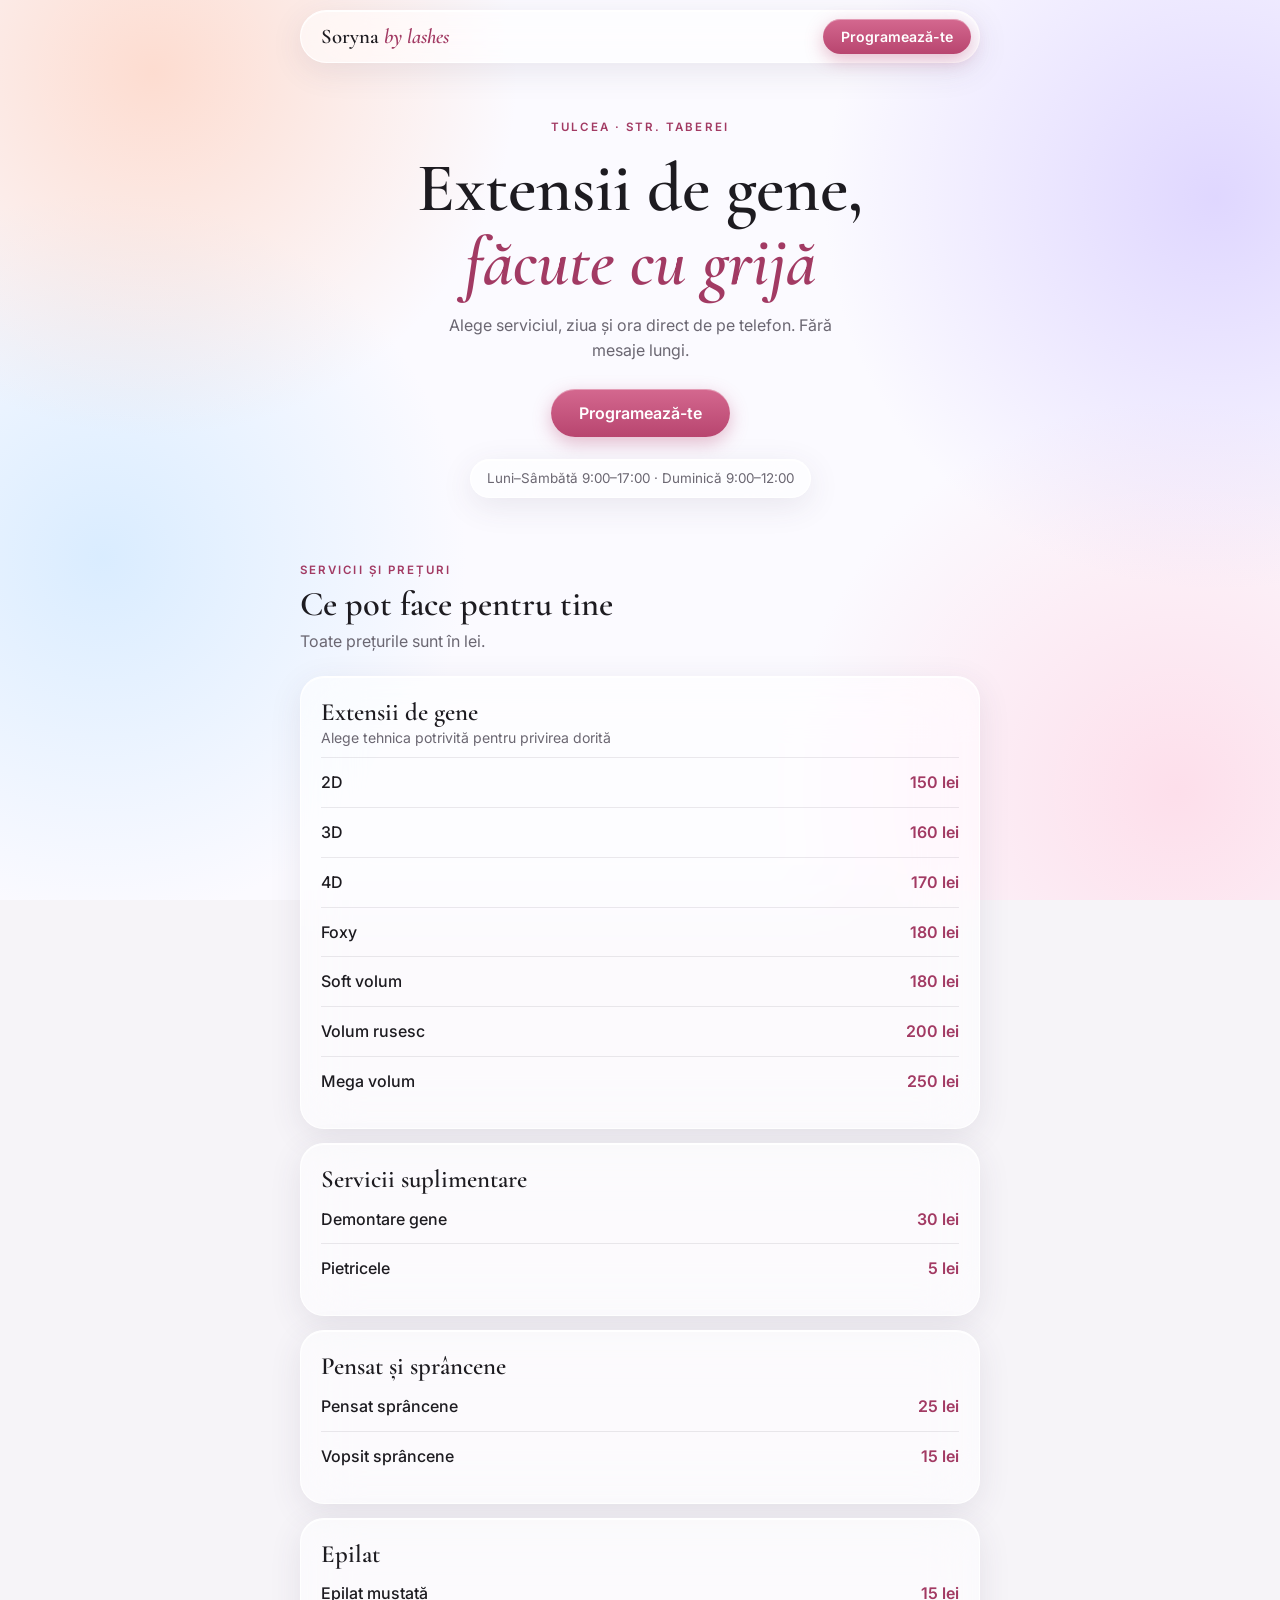
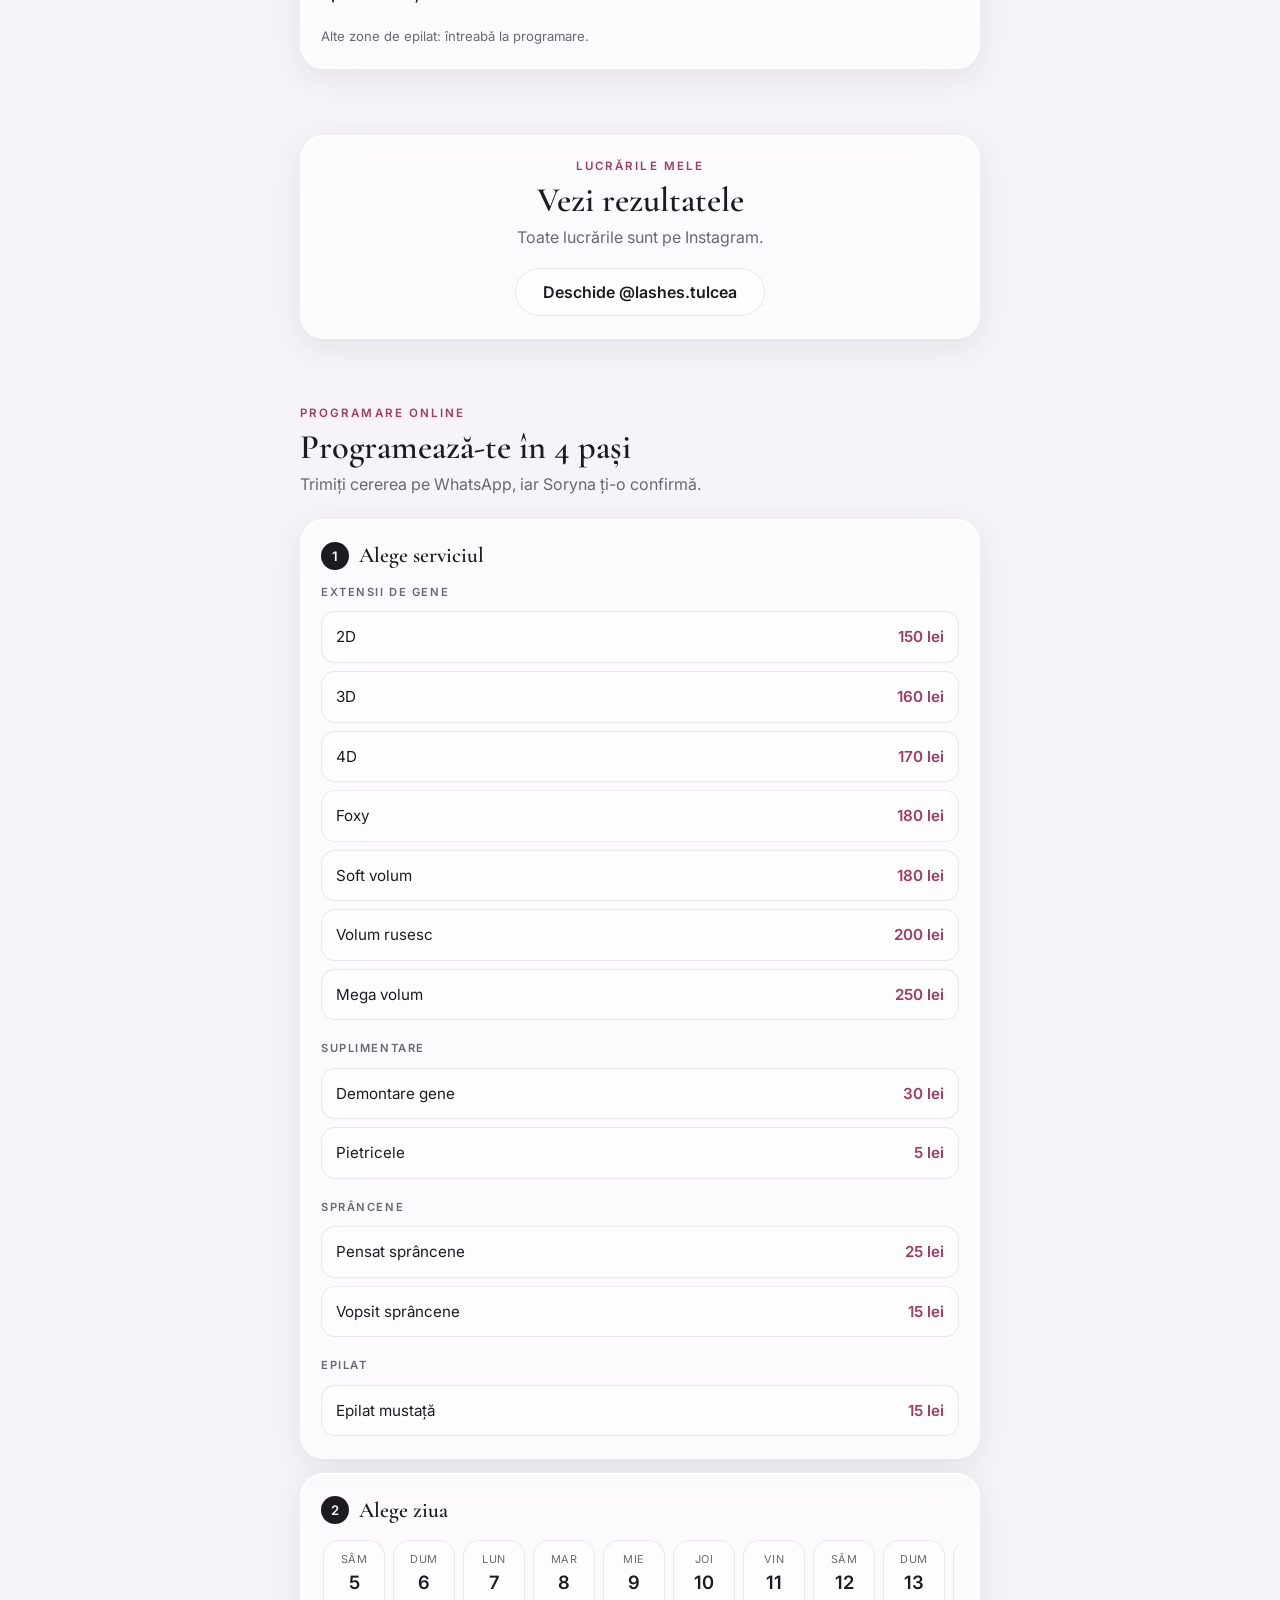
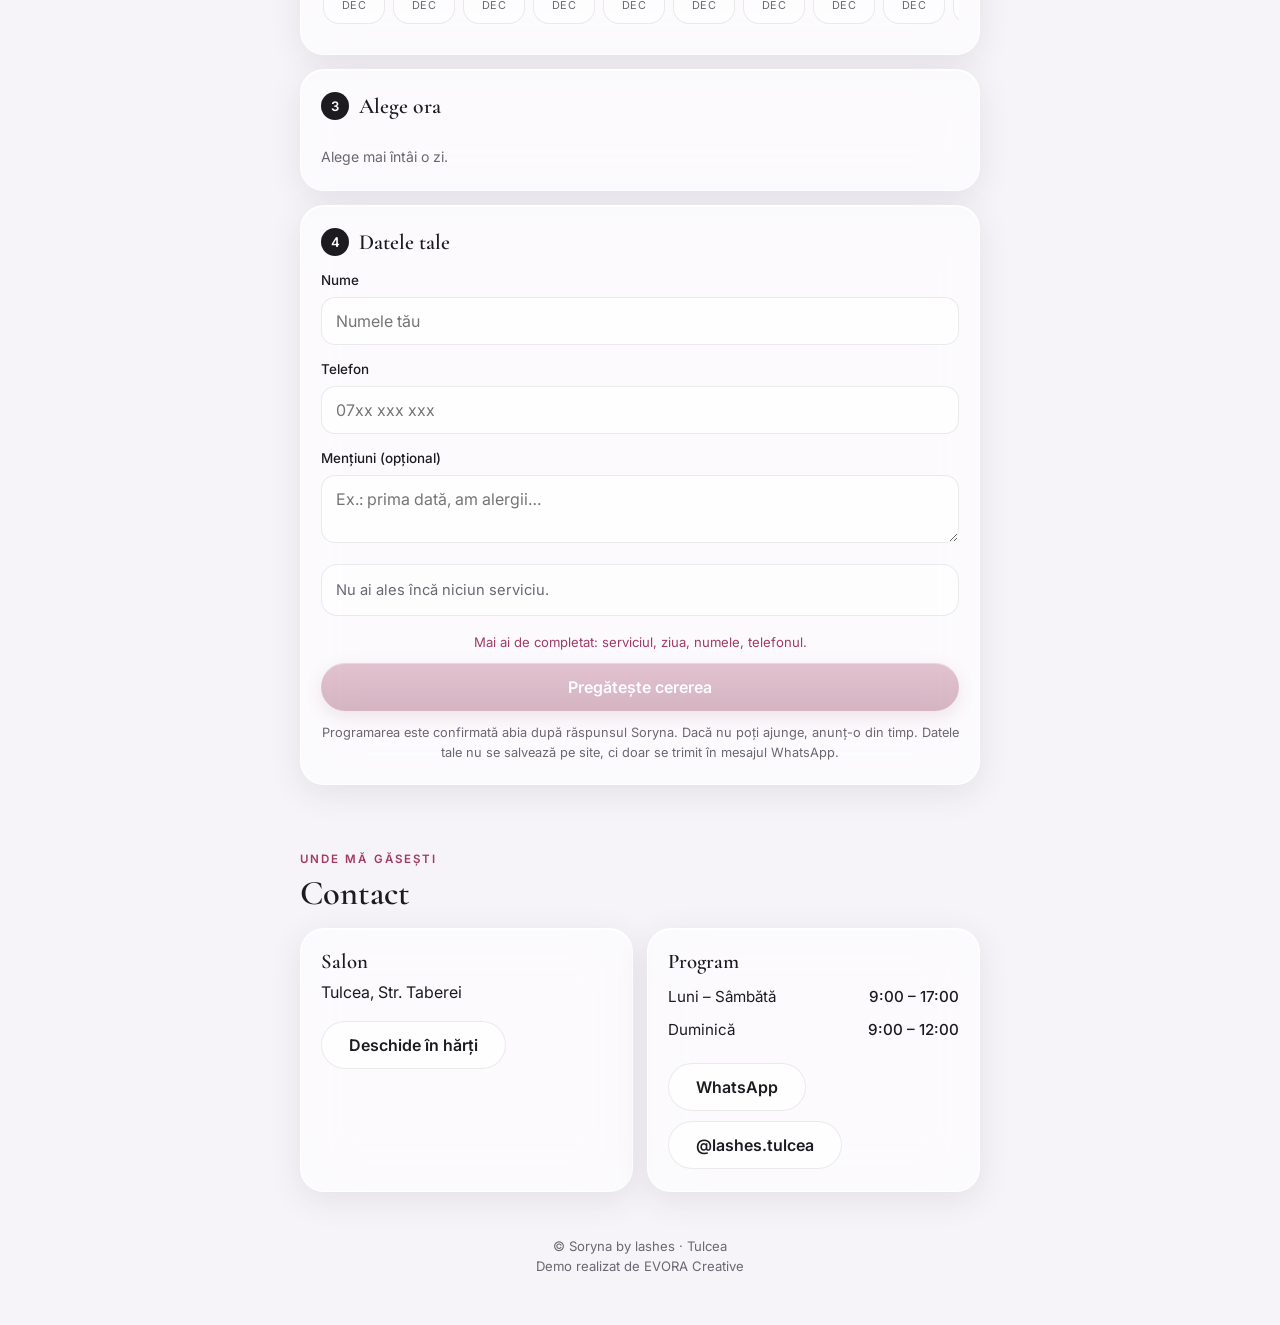
<file: demo/soryna/index.html>
<!doctype html>
<html lang="ro">
<head>
<meta charset="utf-8">
<title>Soryna by lashes</title>
<meta name="claude:viewport-fit-sides" content="cover">
<meta name="viewport" content="width=device-width, initial-scale=1, viewport-fit=cover">
<meta name="description" content="Extensii de gene, pensat și vopsit sprâncene în Tulcea. Programează-te online.">
<meta name="robots" content="noindex">
<meta name="theme-color" content="#f6f4f8">
<meta property="og:title" content="Soryna by lashes · Extensii de gene Tulcea">
<meta property="og:description" content="Vezi serviciile și prețurile, apoi programează-te online în câteva atingeri.">
<meta property="og:locale" content="ro_RO">
<link rel="preconnect" href="https://fonts.googleapis.com">
<link rel="preconnect" href="https://fonts.gstatic.com" crossorigin>
<link href="https://fonts.googleapis.com/css2?family=Cormorant+Garamond:ital,wght@0,500;0,600;1,500&family=Inter:wght@400;500;600&display=swap" rel="stylesheet">
<style>
/* Layout: o singură coloană pe sticlă mată (frosted glass, stil iOS), pe fundal alb cu pete pastel difuze */
:root{
  --bg:#f6f4f8;
  --ink:#1d1b20;
  --mute:#6b6772;
  --accent:#c4527c;
  --accent-d:#a23a63;
  --glass:rgba(255,255,255,.58);
  --glass-strong:rgba(255,255,255,.78);
  --edge:rgba(255,255,255,.85);
  --line:rgba(60,50,70,.10);
  --shadow:0 8px 32px rgba(70,55,90,.10);
  --font-d:"Cormorant Garamond",Georgia,serif;
  --font-b:Inter,system-ui,-apple-system,sans-serif;
  color-scheme:light;
}
*{box-sizing:border-box;margin:0}
html{scroll-behavior:smooth;scroll-padding-top:84px}
body{
  background:var(--bg);color:var(--ink);font:400 16px/1.55 var(--font-b);
  -webkit-font-smoothing:antialiased;min-height:100vh;
  padding-left:max(16px,env(safe-area-inset-left,0px));
  padding-right:max(16px,env(safe-area-inset-right,0px));
  padding-block:0 40px;position:relative;overflow-x:hidden;
}
/* pete de culoare fixe: dau sticlei ceva de înmuiat */
body::after{content:"";position:fixed;inset:0;z-index:-1;pointer-events:none;
  background:
   radial-gradient(520px 520px at 12% 8%,rgba(255,196,170,.55),transparent 70%),
   radial-gradient(560px 560px at 95% 22%,rgba(196,180,255,.50),transparent 70%),
   radial-gradient(520px 520px at 8% 62%,rgba(190,225,255,.55),transparent 70%),
   radial-gradient(560px 560px at 92% 88%,rgba(255,200,218,.55),transparent 70%),
   #fbfaff}
.wrap{max-width:680px;margin:0 auto}
h1,h2,h3{font-family:var(--font-d);font-weight:600;line-height:1.08;text-wrap:balance}
section{padding:44px 0 8px}
.eyebrow{font-size:.72rem;letter-spacing:.18em;text-transform:uppercase;color:var(--accent-d);font-weight:600}
h2{font-size:2.15rem;margin:6px 0 6px}
.lead{color:var(--mute);margin-bottom:22px}

/* sticlă */
.glass{
  background:var(--glass);
  -webkit-backdrop-filter:blur(28px) saturate(1.6);backdrop-filter:blur(28px) saturate(1.6);
  border:1px solid var(--edge);border-radius:24px;box-shadow:var(--shadow),inset 0 1px 0 rgba(255,255,255,.9);
}
.card{padding:22px 20px;margin-bottom:14px}

/* butoane */
.btn{display:inline-block;border:0;border-radius:999px;padding:14px 28px;font:600 1rem var(--font-b);text-decoration:none;cursor:pointer;
  color:#fff;background:linear-gradient(180deg,#d4688f,#b8456f);box-shadow:0 6px 18px rgba(184,69,111,.35),inset 0 1px 0 rgba(255,255,255,.35);transition:transform .15s,filter .2s}
.btn:hover{filter:brightness(1.05)}.btn:active{transform:scale(.98)}
.btn.ghost{background:var(--glass-strong);color:var(--ink);box-shadow:inset 0 0 0 1px var(--line)}
.btn[disabled]{opacity:.4;cursor:not-allowed;filter:grayscale(.3)}
a:focus-visible,button:focus-visible,input:focus-visible,textarea:focus-visible{outline:2px solid var(--accent);outline-offset:2px}

/* bară de sus */
header{position:sticky;top:calc(env(safe-area-inset-top,0px) + 10px);z-index:20;max-width:680px;margin:10px auto 0}
header .glass{display:flex;justify-content:space-between;align-items:center;padding:8px 8px 8px 20px;border-radius:999px}
.logo{font:600 1.3rem var(--font-d)}.logo em{color:var(--accent-d)}
header .btn{padding:9px 18px;font-size:.88rem}

/* hero */
.hero{text-align:center;padding:56px 0 20px}
.hero h1{font-size:clamp(2.7rem,11vw,4.3rem);margin:14px 0 14px}
.hero h1 em{color:var(--accent-d);font-style:italic}
.hero p{color:var(--mute);max-width:420px;margin:0 auto 26px}
.pill{display:inline-block;margin-top:22px;padding:8px 16px;border-radius:999px;font-size:.84rem;color:var(--mute)}

/* servicii */
.group h3{font-size:1.55rem;margin-bottom:2px}
.group .sub{color:var(--mute);font-size:.88rem;margin-bottom:8px}
.row{display:flex;justify-content:space-between;gap:12px;padding:12px 0;border-top:1px solid var(--line)}
.row:first-of-type{border-top:0}
.row b{font-weight:500}
.price{font-weight:600;white-space:nowrap;color:var(--accent-d)}
.note{font-size:.82rem;color:var(--mute);margin-top:8px}

/* rezervare */
.step h3{font-size:1.35rem;margin-bottom:14px;display:flex;align-items:center;gap:10px}
.step h3 span{width:28px;height:28px;flex:none;border-radius:50%;background:var(--ink);color:#fff;font:600 .82rem var(--font-b);display:grid;place-items:center}
.opts{display:grid;gap:8px}
.cat{font-size:.7rem;letter-spacing:.14em;text-transform:uppercase;color:var(--mute);margin:12px 0 2px;font-weight:600}
.cat:first-child{margin-top:0}
.opt{display:flex;align-items:center;gap:10px;width:100%;padding:13px 14px;border-radius:14px;border:1px solid var(--line);
  background:rgba(255,255,255,.55);cursor:pointer;color:var(--ink);font:inherit;font-size:.95rem;text-align:left;transition:background .15s,border-color .15s}
.opt .n{flex:1;min-width:0}
.opt .p{color:var(--accent-d);font-weight:600;white-space:nowrap}
.opt[aria-pressed=true]{background:rgba(255,255,255,.95);border-color:var(--accent);box-shadow:0 0 0 1px var(--accent)}
.opt[aria-pressed=true]::before{content:"✓";color:var(--accent-d);font-weight:700}
.days{display:flex;gap:8px;overflow-x:auto;padding:2px 2px 8px;scrollbar-width:none}
.days::-webkit-scrollbar{display:none}
.day{flex:0 0 auto;width:62px;padding:10px 0;border-radius:16px;border:1px solid var(--line);background:rgba(255,255,255,.55);text-align:center;cursor:pointer;color:var(--ink);font:inherit}
.day small{display:block;font-size:.68rem;color:var(--mute);text-transform:uppercase;letter-spacing:.04em}
.day b{font-size:1.15rem;font-weight:600}
.day[aria-pressed=true]{background:var(--ink);border-color:var(--ink);color:#fff}
.day[aria-pressed=true] small{color:rgba(255,255,255,.75)}
.slots{display:grid;grid-template-columns:repeat(4,1fr);gap:8px}
.slot{padding:11px 0;border-radius:12px;border:1px solid var(--line);background:rgba(255,255,255,.55);cursor:pointer;color:var(--ink);font:500 .92rem var(--font-b);font-variant-numeric:tabular-nums}
.slot[aria-pressed=true]{background:var(--ink);border-color:var(--ink);color:#fff}
.hint{color:var(--mute);font-size:.88rem;margin-top:12px}
.hint:empty{display:none}
label{display:block;font-size:.84rem;font-weight:500;margin:0 0 6px}
input,textarea{width:100%;padding:13px 14px;border-radius:14px;border:1px solid var(--line);background:rgba(255,255,255,.7);color:var(--ink);font:1rem var(--font-b);margin-bottom:14px}
.sum{background:rgba(255,255,255,.6);border:1px solid var(--line);border-radius:16px;padding:14px;font-size:.92rem;margin-bottom:16px}
.sum div{display:flex;justify-content:space-between;gap:10px;padding:2px 0}
.sum .tot{border-top:1px solid var(--line);margin-top:6px;padding-top:8px;font-weight:600}
.fine{font-size:.8rem;color:var(--mute);margin-top:12px;text-align:center}
.ok{text-align:center}
.ok h3{font-size:1.7rem;margin-bottom:8px;display:block}
.ok .btns{display:flex;gap:10px;justify-content:center;flex-wrap:wrap;margin-top:16px}
.msgbox{white-space:pre-wrap;text-align:left;font-size:.88rem;background:rgba(255,255,255,.6);border:1px solid var(--line);border-radius:14px;padding:12px;margin-top:14px}

.need{font-size:.82rem;color:var(--accent-d);margin-bottom:10px;text-align:center}
.need:empty{display:none}
.work{text-align:center}
.work p{color:var(--mute);margin-bottom:18px}
.cta-row{display:flex;gap:10px;flex-wrap:wrap}
/* contact */
.contact{display:grid;gap:14px}
.contact h3{font-size:1.3rem;margin-bottom:6px}
table{width:100%;border-collapse:collapse;font-size:.95rem;margin-bottom:16px}
td{padding:5px 0}td:last-child{text-align:right;font-weight:500}
footer{text-align:center;color:var(--mute);font-size:.82rem;padding:36px 0 8px}
@media(min-width:720px){.slots{grid-template-columns:repeat(6,1fr)}.contact{grid-template-columns:1fr 1fr}}
@media(prefers-reduced-motion:reduce){*{transition:none!important;scroll-behavior:auto!important}}
@supports not ((backdrop-filter:blur(1px)) or (-webkit-backdrop-filter:blur(1px))){.glass{background:var(--glass-strong)}}
</style>

<header><div class="glass">
  <div class="logo">Soryna <em>by lashes</em></div>
  <a class="btn" href="#reserva">Programează-te</a>
</div></header>

<main class="wrap">
<section class="hero">
  <div class="eyebrow">Tulcea · Str. Taberei</div>
  <h1>Extensii de gene,<br><em>făcute cu grijă</em></h1>
  <p>Alege serviciul, ziua și ora direct de pe telefon. Fără mesaje lungi.</p>
  <a class="btn" href="#reserva">Programează-te</a><br>
  <span class="pill glass">Luni–Sâmbătă 9:00–17:00 · Duminică 9:00–12:00</span>
</section>

<section id="servicii">
  <div class="eyebrow">Servicii și prețuri</div>
  <h2>Ce pot face pentru tine</h2>
  <p class="lead">Toate prețurile sunt în lei.</p>

  <div class="glass card group">
    <h3>Extensii de gene</h3>
    <div class="sub">Alege tehnica potrivită pentru privirea dorită</div>
    <div class="row"><b>2D</b><span class="price">150 lei</span></div>
    <div class="row"><b>3D</b><span class="price">160 lei</span></div>
    <div class="row"><b>4D</b><span class="price">170 lei</span></div>
    <div class="row"><b>Foxy</b><span class="price">180 lei</span></div>
    <div class="row"><b>Soft volum</b><span class="price">180 lei</span></div>
    <div class="row"><b>Volum rusesc</b><span class="price">200 lei</span></div>
    <div class="row"><b>Mega volum</b><span class="price">250 lei</span></div>
  </div>
  <div class="glass card group">
    <h3>Servicii suplimentare</h3>
    <div class="row"><b>Demontare gene</b><span class="price">30 lei</span></div>
    <div class="row"><b>Pietricele</b><span class="price">5 lei</span></div>
  </div>
  <div class="glass card group">
    <h3>Pensat și sprâncene</h3>
    <div class="row"><b>Pensat sprâncene</b><span class="price">25 lei</span></div>
    <div class="row"><b>Vopsit sprâncene</b><span class="price">15 lei</span></div>
  </div>
  <div class="glass card group">
    <h3>Epilat</h3>
    <div class="row"><b>Epilat mustață</b><span class="price">15 lei</span></div>
    <p class="note">Alte zone de epilat: întreabă la programare.</p>
  </div>
</section>

<section id="lucrari">
  <div class="glass card work">
    <div class="eyebrow">Lucrările mele</div>
    <h2>Vezi rezultatele</h2>
    <p>Toate lucrările sunt pe Instagram.</p>
    <a class="btn ghost" target="_blank" rel="noopener" href="https://instagram.com/lashes.tulcea">Deschide @lashes.tulcea</a>
  </div>
</section>

<section id="reserva">
  <div class="eyebrow">Programare online</div>
  <h2>Programează-te în 4 pași</h2>
  <p class="lead">Trimiți cererea pe WhatsApp, iar Soryna ți-o confirmă.</p>

  <form id="f" novalidate>
    <div class="glass card step"><h3><span>1</span>Alege serviciul</h3><div class="opts" id="svc"></div></div>
    <div class="glass card step"><h3><span>2</span>Alege ziua</h3><div class="days" id="days"></div></div>
    <div class="glass card step"><h3><span>3</span>Alege ora</h3>
      <div class="slots" id="slots"></div>
      <p class="hint" id="slothint">Alege mai întâi o zi.</p></div>
    <div class="glass card step"><h3><span>4</span>Datele tale</h3>
      <label for="nm">Nume</label><input id="nm" autocomplete="name" placeholder="Numele tău">
      <label for="tel">Telefon</label><input id="tel" type="tel" autocomplete="tel" inputmode="tel" placeholder="07xx xxx xxx">
      <label for="msg">Mențiuni (opțional)</label><textarea id="msg" rows="2" placeholder="Ex.: prima dată, am alergii…"></textarea>
      <div class="sum" id="sum" aria-live="polite"></div>
      <p class="need" id="need" aria-live="polite"></p>
      <button class="btn" id="go" type="submit" style="width:100%" disabled>Pregătește cererea</button>
      <p class="fine">Programarea este confirmată abia după răspunsul Soryna. Dacă nu poți ajunge, anunț-o din timp. Datele tale nu se salvează pe site, ci doar se trimit în mesajul WhatsApp.</p>
    </div>
  </form>

  <div class="glass card step ok" id="ok" hidden>
    <h3>Cererea e gata</h3>
    <p>Apasă pe WhatsApp ca să o trimiți.</p>
    <div class="msgbox" id="msgbox"></div>
    <div class="btns">
      <a class="btn" id="wa" role="button" tabindex="0" target="_blank" rel="noopener">Deschide WhatsApp</a>
      <button class="btn ghost" id="copy" type="button">Copiază mesajul</button>
    </div>
  </div>
</section>

<section id="contact">
  <div class="eyebrow">Unde mă găsești</div>
  <h2>Contact</h2>
  <div class="contact" style="margin-top:16px">
    <div class="glass card" style="margin:0"><h3>Salon</h3>
      <p style="margin-bottom:16px">Tulcea, Str. Taberei</p>
      <a class="btn ghost" target="_blank" rel="noopener" href="https://www.google.com/maps/search/?api=1&query=Strada+Taberei+Tulcea">Deschide în hărți</a></div>
    <div class="glass card" style="margin:0"><h3>Program</h3>
      <table><tr><td>Luni – Sâmbătă</td><td>9:00 – 17:00</td></tr><tr><td>Duminică</td><td>9:00 – 12:00</td></tr></table>
      <div class="cta-row"><a class="btn ghost" id="waContact" role="button" tabindex="0" target="_blank" rel="noopener">WhatsApp</a><a class="btn ghost" target="_blank" rel="noopener" href="https://instagram.com/lashes.tulcea">@lashes.tulcea</a></div></div>
  </div>
</section>
</main>

<footer>© Soryna by lashes · Tulcea<br>Demo realizat de EVORA Creative</footer>
<script type="application/ld+json">{"@context":"https://schema.org","@type":"BeautySalon","name":"Soryna by lashes","address":{"@type":"PostalAddress","streetAddress":"Str. Taberei","addressLocality":"Tulcea","addressCountry":"RO"},"sameAs":["https://instagram.com/lashes.tulcea"],"openingHoursSpecification":[{"@type":"OpeningHoursSpecification","dayOfWeek":["Monday","Tuesday","Wednesday","Thursday","Friday","Saturday"],"opens":"09:00","closes":"17:00"},{"@type":"OpeningHoursSpecification","dayOfWeek":"Sunday","opens":"09:00","closes":"12:00"}]}</script>

<script>
// ===== CONFIG (de schimbat) =====
const WHATSAPP = ""; // De completat cu numărul real, format internațional, fără + (ex. 407xxxxxxxx). Gol = butoanele WhatsApp nu deschid nimic.
const HOURS = {1:[9,17],2:[9,17],3:[9,17],4:[9,17],5:[9,17],6:[9,17],0:[9,12]};
const STEP_MIN = 60, DAYS_AHEAD = 21;
const SERVICES = [
 ["Extensii de gene",[["2D",150],["3D",160],["4D",170],["Foxy",180],["Soft volum",180],["Volum rusesc",200],["Mega volum",250]]],
 ["Suplimentare",[["Demontare gene",30],["Pietricele",5]]],
 ["Sprâncene",[["Pensat sprâncene",25],["Vopsit sprâncene",15]]],
 ["Epilat",[["Epilat mustață",15]]]
];
// ================================
const $=id=>document.getElementById(id);
const sel=new Set();let day=null,time=null;
const zi=["Dum","Lun","Mar","Mie","Joi","Vin","Sâm"];
const ziFull=["duminică","luni","marți","miercuri","joi","vineri","sâmbătă"];
const luni=["ian","feb","mar","apr","mai","iun","iul","aug","sep","oct","nov","dec"];
const ALL=SERVICES.flatMap(s=>s[1]);

function renderServices(){
  $("svc").innerHTML=SERVICES.map(([cat,items])=>`<div class="cat">${cat}</div>`+items.map(([n,p])=>
   `<button type="button" class="opt" aria-pressed="false" data-n="${n}"><span class="n">${n}</span><span class="p">${p} lei</span></button>`).join("")).join("");
  $("svc").onclick=e=>{const b=e.target.closest(".opt");if(!b)return;
    const n=b.dataset.n,isLash=SERVICES[0][1].some(x=>x[0]===n);
    if(sel.has(n)){sel.delete(n);}else{if(isLash)SERVICES[0][1].forEach(x=>sel.delete(x[0]));sel.add(n);}
    document.querySelectorAll(".opt").forEach(o=>o.setAttribute("aria-pressed",sel.has(o.dataset.n)));
    update();};
}
function renderDays(){
  const t=new Date();t.setHours(0,0,0,0);let h="";
  for(let i=0;i<=DAYS_AHEAD;i++){const d=new Date(t);d.setDate(t.getDate()+i);
    h+=`<button type="button" class="day" aria-pressed="false" data-i="${i}" aria-label="${ziFull[d.getDay()]} ${d.getDate()} ${luni[d.getMonth()]}"><small>${zi[d.getDay()]}</small><b>${d.getDate()}</b><small>${luni[d.getMonth()]}</small></button>`;}
  $("days").innerHTML=h;
  $("days").onclick=e=>{const b=e.target.closest(".day");if(!b)return;
    const d=new Date(t);d.setDate(t.getDate()+ +b.dataset.i);day=d;time=null;
    document.querySelectorAll(".day").forEach(x=>x.setAttribute("aria-pressed",x===b));
    renderSlots();update();};
}
function renderSlots(){
  const [o,c]=HOURS[day.getDay()],now=new Date(),out=[];
  for(let m=o*60;m<c*60;m+=STEP_MIN){
    const s=new Date(day);s.setHours(0,m,0,0);
    if(s>new Date(now.getTime()+60*60000))out.push(`${String(Math.floor(m/60)).padStart(2,"0")}:${String(m%60).padStart(2,"0")}`);}
  $("slots").innerHTML=out.map(x=>`<button type="button" class="slot" aria-pressed="false">${x}</button>`).join("");
  $("slothint").textContent=out.length?"":"Nu mai sunt ore libere în ziua aleasă. Alege altă zi.";
  $("slots").onclick=e=>{const b=e.target.closest(".slot");if(!b)return;time=b.textContent;
    document.querySelectorAll(".slot").forEach(x=>x.setAttribute("aria-pressed",x===b));update();};
}
const dateStr=()=>day?`${ziFull[day.getDay()]}, ${day.getDate()} ${luni[day.getMonth()]}`:"";
const items=()=>[...sel].map(n=>ALL.find(x=>x[0]===n));
function msgText(){
  const it=items(),tot=it.reduce((a,x)=>a+x[1],0);
  return `Bună, Soryna! Aș dori o programare.\n\nServicii: ${it.map(x=>x[0]).join(", ")}\nZiua: ${dateStr()}\nOra: ${time}\nTotal estimat: ${tot} lei\n\nNume: ${$("nm").value.trim()}\nTelefon: ${$("tel").value.trim()}`+($("msg").value.trim()?`\nMențiuni: ${$("msg").value.trim()}`:"");
}
function update(){
  const it=items(),tot=it.reduce((a,x)=>a+x[1],0);
  $("sum").innerHTML=it.length?it.map(x=>`<div><span>${x[0]}</span><span>${x[1]} lei</span></div>`).join("")+
   `<div class="tot"><span>Total estimat</span><span>${tot} lei</span></div>`+(day&&time?`<div style="margin-top:6px;color:var(--mute)"><span>${dateStr()} · ${time}</span></div>`:""):
   `<span style="color:var(--mute)">Nu ai ales încă niciun serviciu.</span>`;
  const okTel=$("tel").value.replace(/\D/g,"").length>=9;
  const miss=[];if(!it.length)miss.push("serviciul");if(!day)miss.push("ziua");else if(!time)miss.push("ora");if(!$("nm").value.trim())miss.push("numele");if(!okTel)miss.push("telefonul");
  $("go").disabled=miss.length>0;
  $("need").textContent=miss.length?"Mai ai de completat: "+miss.join(", ")+".":"";
}
["nm","tel","msg"].forEach(i=>$(i).addEventListener("input",update));
$("f").onsubmit=e=>{e.preventDefault();if($("go").disabled)return;
  const m=msgText();
  $("msgbox").textContent=m;
  if(WHATSAPP)$("wa").href=`https://wa.me/${WHATSAPP}?text=${encodeURIComponent(m)}`;
  $("ok").hidden=false;$("ok").scrollIntoView({behavior:"smooth",block:"center"});};
$("copy").onclick=()=>{
  const m=msgText();
  const done=()=>$("copy").textContent="Copiat ✓";
  if(navigator.clipboard)navigator.clipboard.writeText(m).then(done,()=>{const r=document.createRange();r.selectNodeContents($("msgbox"));const s=getSelection();s.removeAllRanges();s.addRange(r);$("copy").textContent="Selectat, copiază"});
};
if(WHATSAPP)$("waContact").href="https://wa.me/"+WHATSAPP;
renderServices();renderDays();update();
</script>

</html>
</file>
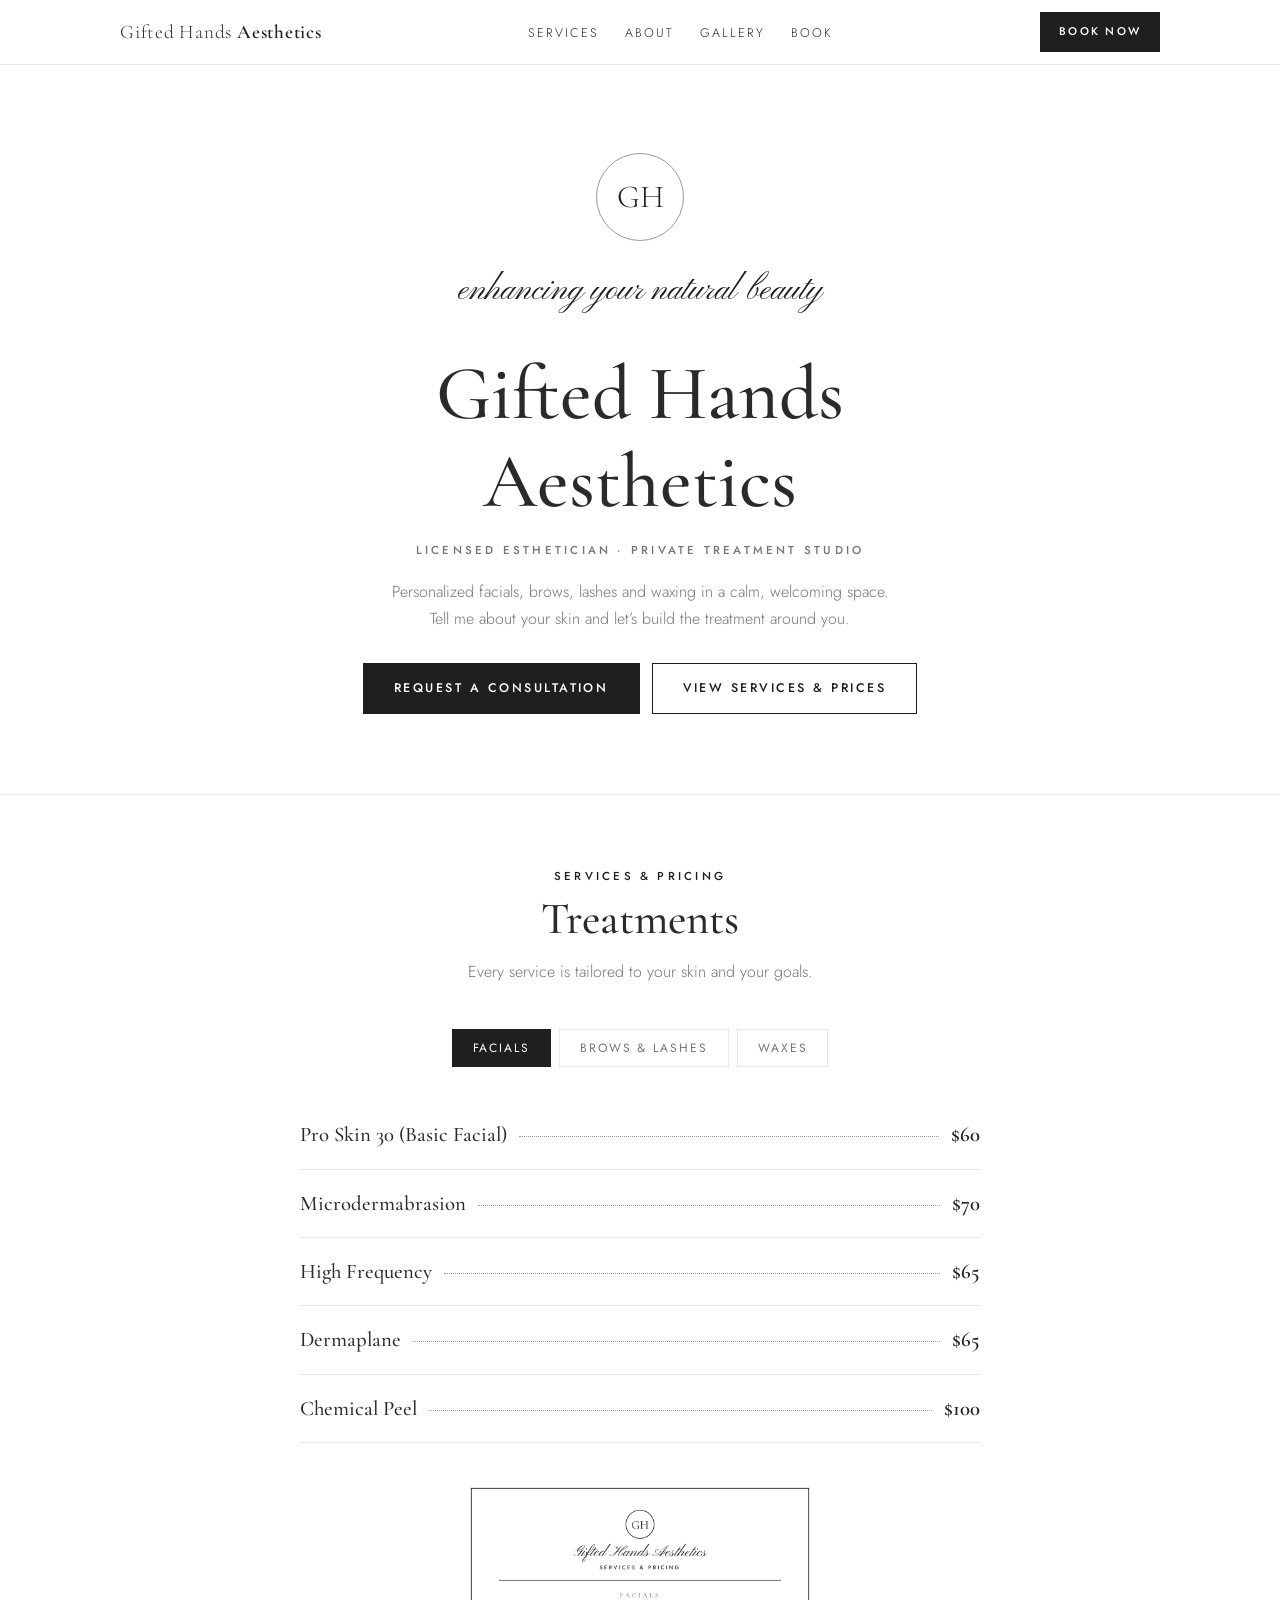
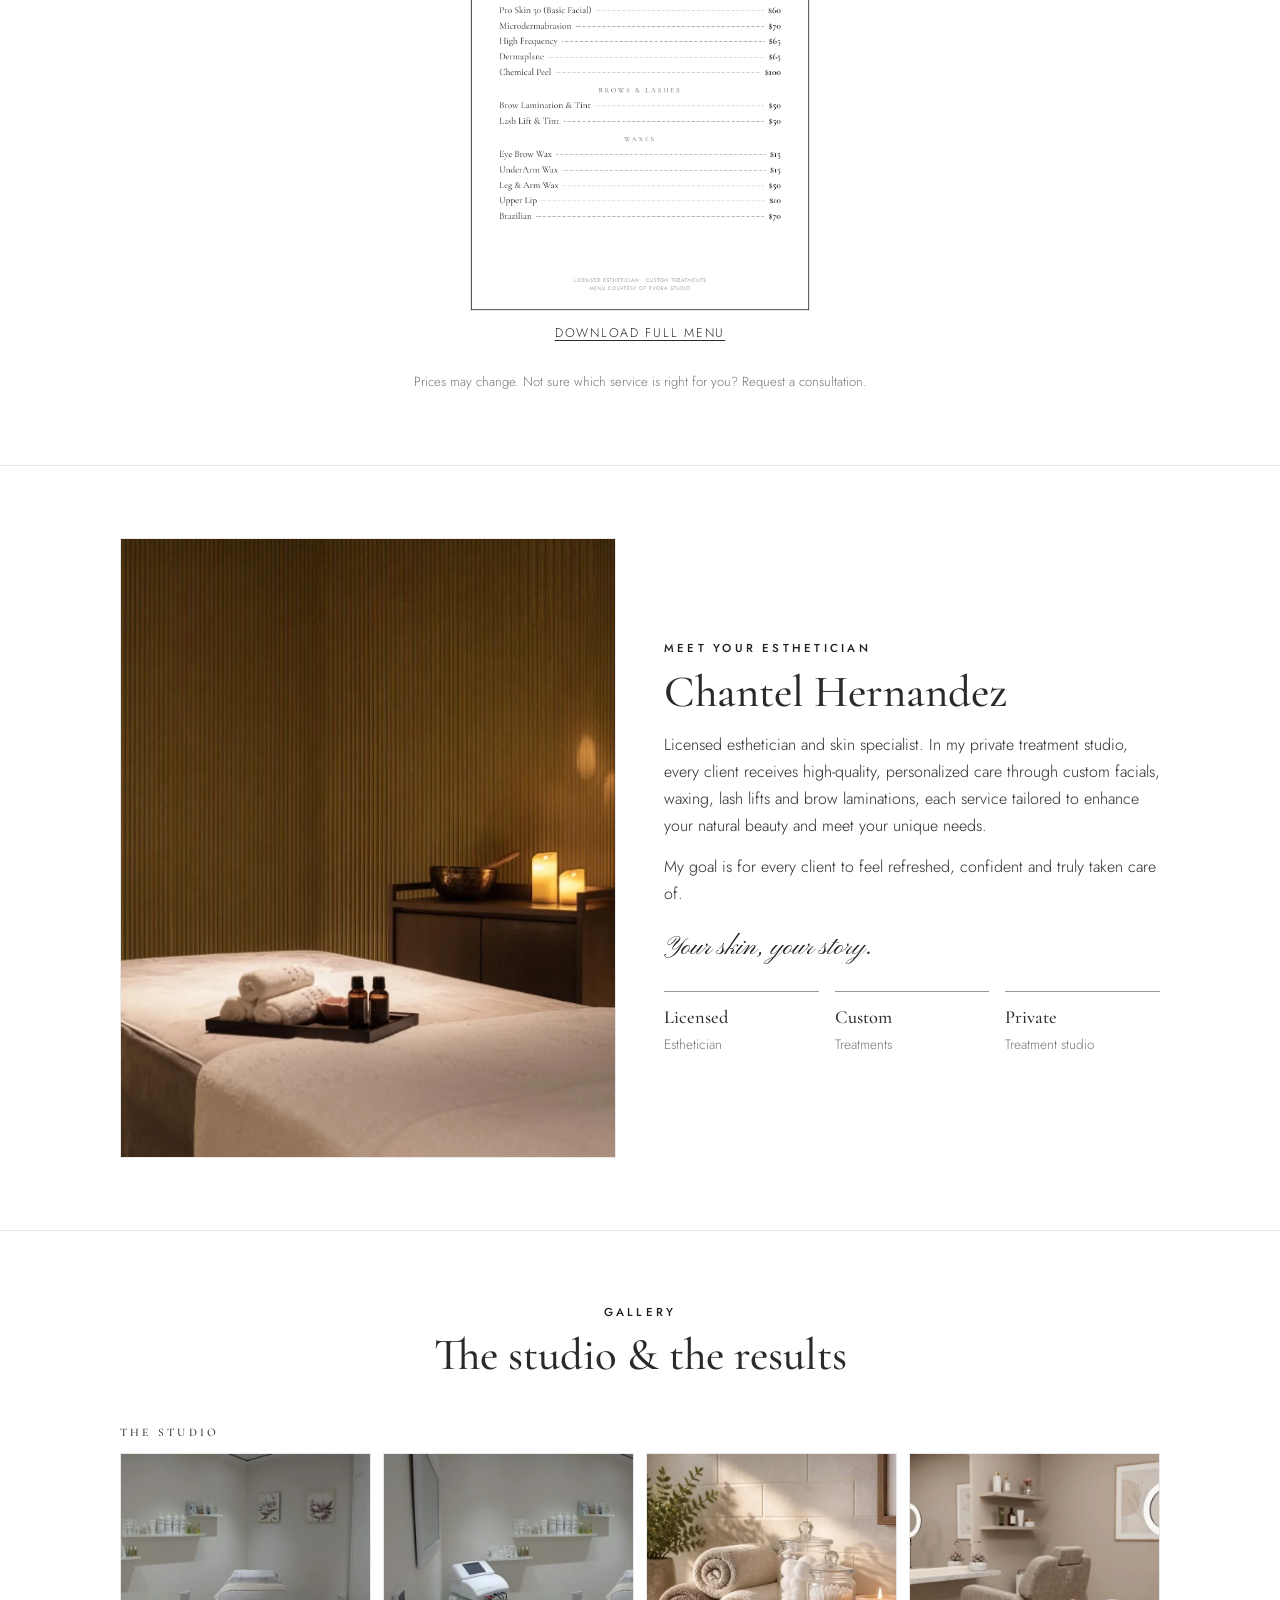
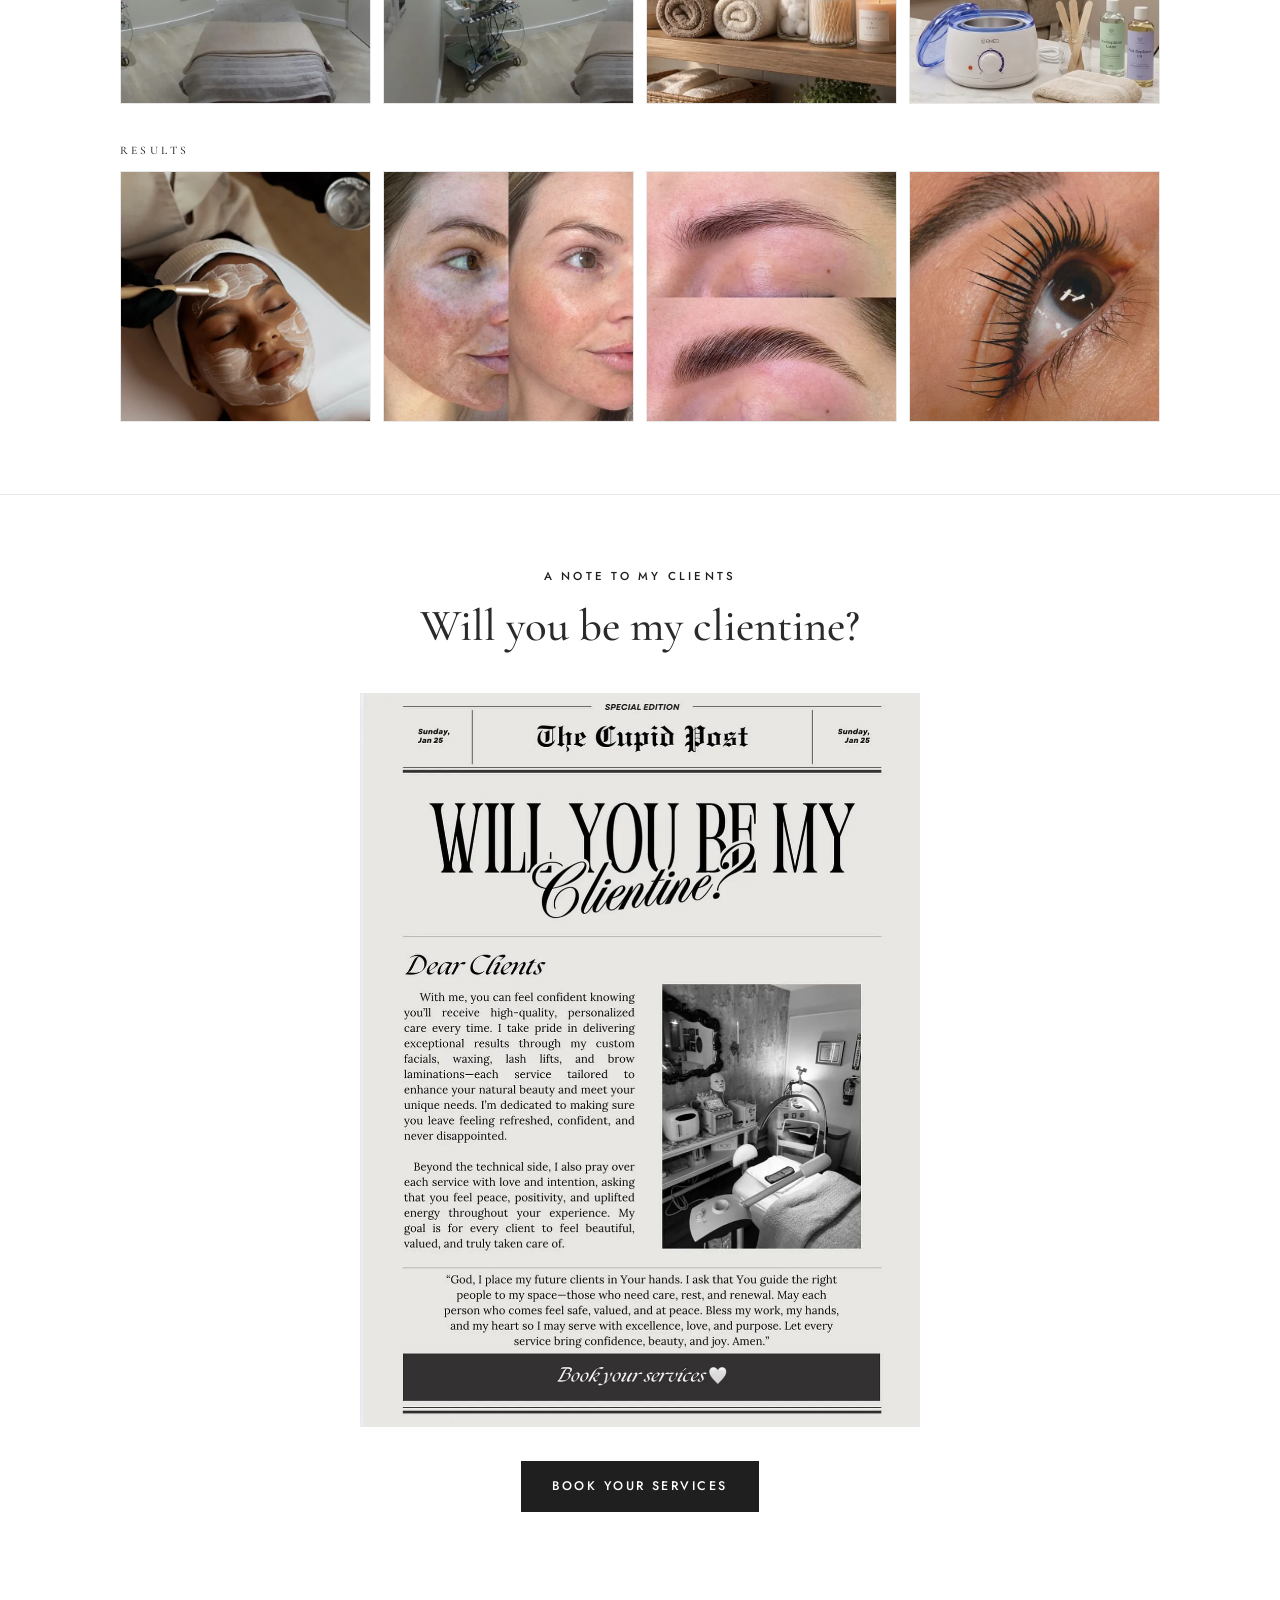
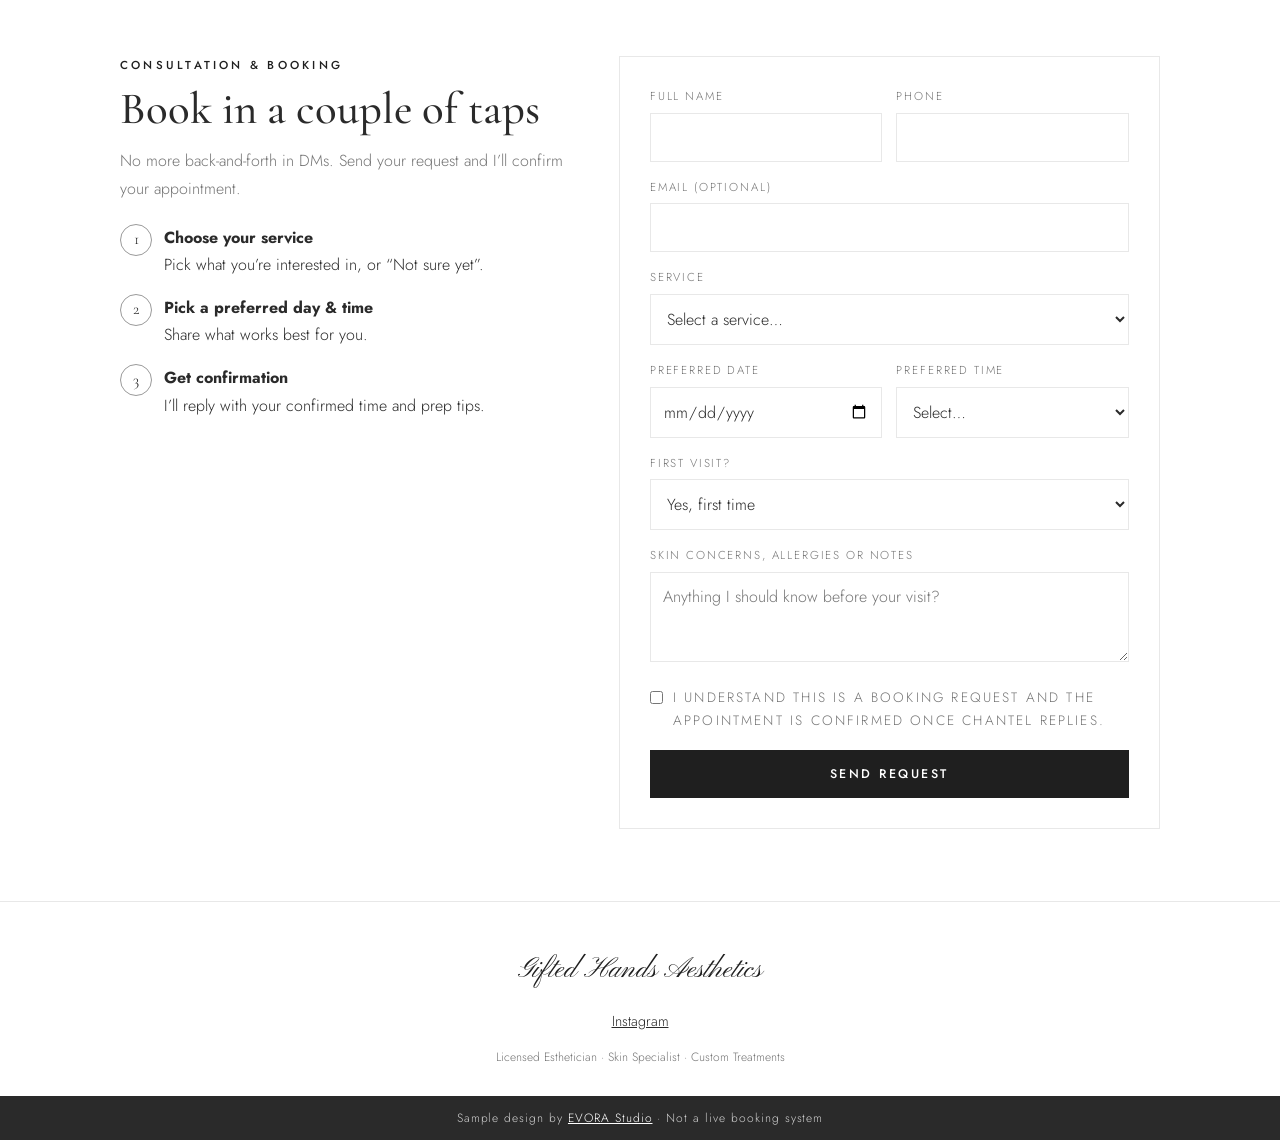
<file: samples/giftedhands/index.html>
<!doctype html>
<html lang="en">
<head>
<meta charset="utf-8">
<meta name="viewport" content="width=device-width, initial-scale=1">
<meta name="robots" content="noindex, nofollow">
<title>Gifted Hands Aesthetics | Licensed Esthetician</title>
<meta name="description" content="Licensed esthetician offering custom facials, brow lamination, lash lifts and waxing. Request your consultation online.">
<link rel="preconnect" href="https://fonts.googleapis.com">
<link rel="preconnect" href="https://fonts.gstatic.com" crossorigin>
<link href="https://fonts.googleapis.com/css2?family=Cormorant+Garamond:wght@400;500;600&family=Jost:wght@300;400;500&family=Pinyon+Script&display=swap" rel="stylesheet">
<style>
:root{
  --bg:#ffffff; --bg-alt:#ffffff; --ink:#2a2a2a; --muted:#757575;
  --accent:#9a9a9a; --accent-dark:#1f1f1f; --line:#e8e8e8; --white:#fff;
  --serif:"Cormorant Garamond",Georgia,serif; --sans:"Jost",system-ui,sans-serif; --script:"Pinyon Script",cursive;
  --max:1080px; --gut:20px;
}
*{box-sizing:border-box;margin:0;padding:0}
html{scroll-behavior:smooth;scroll-padding-top:72px}
body{font-family:var(--sans);font-weight:300;color:var(--ink);background:var(--bg);line-height:1.7;-webkit-font-smoothing:antialiased}
img{max-width:100%;display:block}
a{color:inherit}
.wrap{max-width:var(--max);margin:0 auto;padding:0 var(--gut)}
section{padding:72px 0}
.alt{background:var(--bg-alt);border-top:1px solid var(--line);border-bottom:1px solid var(--line)}
.eyebrow{font-size:.72rem;letter-spacing:.28em;text-transform:uppercase;color:var(--accent-dark);font-weight:500}
h1,h2,h3{font-family:var(--serif);font-weight:500;line-height:1.15}
h2{font-size:clamp(2rem,5vw,2.8rem);margin:8px 0 12px}
.lead{color:var(--muted);max-width:560px}
.head{text-align:center;margin-bottom:44px}
.head .lead{margin:0 auto}
.btn{display:inline-block;padding:14px 30px;background:var(--accent-dark);color:var(--white);text-decoration:none;font-size:.78rem;letter-spacing:.2em;text-transform:uppercase;font-weight:500;border:1px solid var(--accent-dark);cursor:pointer;font-family:var(--sans);transition:background .2s,color .2s}
.btn:hover{background:transparent;color:var(--accent-dark)}
.btn.ghost{background:transparent;color:var(--accent-dark)}
.btn.ghost:hover{background:var(--accent-dark);color:var(--white)}

/* Nav */
header{position:sticky;top:0;z-index:20;background:rgba(255,255,255,.95);backdrop-filter:blur(8px);border-bottom:1px solid var(--line)}
.nav{display:flex;align-items:center;justify-content:space-between;height:64px}
.brand{font-family:var(--serif);font-size:1.2rem;text-decoration:none;letter-spacing:.04em}
.brand b{font-weight:600;color:var(--accent-dark)}
nav ul{display:flex;gap:26px;list-style:none}
nav a{text-decoration:none;font-size:.78rem;letter-spacing:.16em;text-transform:uppercase}
nav a:hover{color:var(--accent-dark)}
.nav .btn{padding:9px 18px;font-size:.7rem}
@media(max-width:760px){nav ul{display:none}}

/* Hero */
.hero{padding:88px 0 80px;text-align:center}
.mono{width:88px;height:88px;border-radius:50%;border:1px solid var(--accent);margin:0 auto 22px;display:grid;place-items:center;font-family:var(--serif);font-size:2rem;color:var(--accent-dark)}
.hero .script{font-family:var(--script);font-size:clamp(1.6rem,4vw,2.1rem);color:var(--accent-dark)}
.hero h1{font-size:clamp(2.6rem,8vw,4.8rem);margin:6px 0 14px}
.hero p{color:var(--muted);max-width:520px;margin:0 auto 30px}
.hero .actions{display:flex;gap:12px;justify-content:center;flex-wrap:wrap}

/* Photos (empty slots until images are added) */
.ph{background:linear-gradient(135deg,#f1f1f1,#fafafa);border:1px solid var(--line);overflow:hidden;position:relative;aspect-ratio:4/5}
.ph img{width:100%;height:100%;object-fit:cover;transition:opacity .35s ease}
.ph.empty img{opacity:0}
.ph.empty::after{content:attr(data-label);position:absolute;inset:0;display:grid;place-items:center;font-size:.7rem;letter-spacing:.2em;text-transform:uppercase;color:var(--muted)}

/* Services */
.tabs{display:flex;gap:8px;justify-content:center;flex-wrap:wrap;margin-bottom:34px}
.tab{background:transparent;border:1px solid var(--line);padding:9px 20px;font:400 .75rem var(--sans);letter-spacing:.16em;text-transform:uppercase;color:var(--muted);cursor:pointer}
.tab[aria-selected=true]{background:var(--accent-dark);color:var(--white);border-color:var(--accent-dark)}
.panel{max-width:680px;margin:0 auto}
.panel[hidden]{display:none}
.svc{display:flex;align-items:baseline;gap:12px;padding:16px 0;border-bottom:1px solid var(--line)}
.svc h3{font-size:1.3rem}
.svc .dots{flex:1;border-bottom:1px dotted var(--accent);transform:translateY(-4px)}
.svc .price{font-family:var(--serif);font-size:1.3rem;color:var(--accent-dark);font-weight:600}
.svc small{display:block;color:var(--muted);font-size:.85rem;margin-top:2px}
.svc .l{flex:0 1 auto}
.menu{max-width:340px;margin:44px auto 0;text-align:center}
.menu a{display:block;border:1px solid var(--line);transition:border-color .2s}
.menu a:hover{border-color:var(--ink)}
.menu img{width:100%;height:auto}
.menu figcaption{margin-top:12px;font-size:.78rem;letter-spacing:.14em;text-transform:uppercase}
.menu figcaption a{display:inline;border:0;text-decoration:underline;text-underline-offset:3px}
.note{text-align:center;color:var(--muted);font-size:.82rem;margin-top:26px}

/* About */
.about{display:grid;grid-template-columns:1fr 1fr;gap:48px;align-items:center}
.about p+p{margin-top:14px}
.about .quote{font-family:var(--script);font-size:1.7rem;color:var(--accent-dark);margin-top:22px;line-height:1.3}
.facts{display:grid;grid-template-columns:repeat(3,1fr);gap:16px;margin-top:26px}
.facts div{border-top:1px solid var(--accent);padding-top:10px;font-size:.85rem;color:var(--muted)}
.facts b{display:block;font-family:var(--serif);font-size:1.15rem;color:var(--ink);font-weight:500}
@media(max-width:760px){.about{grid-template-columns:1fr;gap:28px}}

/* Gallery */
.grid{display:grid;grid-template-columns:repeat(4,1fr);gap:12px}
.sub{font-size:.72rem;letter-spacing:.28em;text-transform:uppercase;font-weight:500;margin:0 0 14px}
.sub:not(:first-of-type){margin-top:40px}
.grid .ph{aspect-ratio:1}
@media(max-width:760px){.grid{grid-template-columns:repeat(2,1fr)}}

/* Letter */
.letter{text-align:center;display:flex;flex-direction:column;align-items:center;gap:6px}
.letter img{width:100%;max-width:560px;height:auto;border:1px solid var(--line);margin:22px 0 28px}

/* Booking */
.book{display:grid;grid-template-columns:1fr 1.2fr;gap:48px;align-items:start}
.how{list-style:none;margin-top:22px;counter-reset:s}
.how li{counter-increment:s;padding-left:44px;position:relative;margin-bottom:16px}
.how li::before{content:counter(s);position:absolute;left:0;top:0;width:30px;height:30px;border:1px solid var(--accent);border-radius:50%;display:grid;place-items:center;font-family:var(--serif);color:var(--accent-dark)}
form{background:var(--white);border:1px solid var(--line);padding:30px}
.row{display:grid;grid-template-columns:1fr 1fr;gap:14px}
.f{margin-bottom:16px}
label{display:block;font-size:.72rem;letter-spacing:.16em;text-transform:uppercase;color:var(--muted);margin-bottom:6px}
input,select,textarea{width:100%;padding:12px;border:1px solid var(--line);background:var(--white);font:300 1rem var(--sans);color:var(--ink);border-radius:0}
input:focus,select:focus,textarea:focus{outline:2px solid var(--accent);outline-offset:0}
textarea{min-height:90px;resize:vertical}
.chk{display:flex;gap:10px;align-items:flex-start;font-size:.85rem;color:var(--muted);margin-bottom:18px}
.chk input{width:auto;margin-top:5px}
.err{color:#a3402f;font-size:.8rem;margin-top:4px;display:none}
.bad+.err{display:block}
.bad{border-color:#a3402f}
.done{display:none;text-align:center;padding:10px 0}
.done h3{font-size:1.8rem;margin-bottom:8px}
.done pre{text-align:left;white-space:pre-wrap;background:#fafafa;border:1px solid var(--line);padding:14px;font:300 .9rem var(--sans);margin:16px 0}
.done .actions{display:flex;gap:10px;justify-content:center;flex-wrap:wrap}
@media(max-width:760px){.book{grid-template-columns:1fr}.row{grid-template-columns:1fr}form{padding:22px}}

/* Footer */
footer{padding:44px 0 28px;text-align:center;border-top:1px solid var(--line)}
footer .script{font-family:var(--script);font-size:1.8rem;color:var(--accent-dark)}
footer ul{list-style:none;display:flex;gap:22px;justify-content:center;flex-wrap:wrap;margin:14px 0;font-size:.9rem}
footer .small{font-size:.75rem;color:var(--muted)}
.credit{background:var(--ink);color:#d0d0d0;text-align:center;font-size:.75rem;letter-spacing:.08em;padding:12px var(--gut)}
.credit a{color:#ffffff}
</style>
</head>
<body>

<header>
  <div class="wrap nav">
    <a class="brand" href="#top">Gifted Hands <b>Aesthetics</b></a>
    <nav aria-label="Main">
      <ul>
        <li><a href="#services">Services</a></li>
        <li><a href="#about">About</a></li>
        <li><a href="#gallery">Gallery</a></li>
        <li><a href="#book">Book</a></li>
      </ul>
    </nav>
    <a class="btn" href="#book">Book now</a>
  </div>
</header>

<main id="top">

  <!-- HERO -->
  <section class="hero">
    <div class="wrap">
      <div class="mono" aria-hidden="true">GH</div>
      <p class="script">enhancing your natural beauty</p>
      <h1>Gifted Hands<br>Aesthetics</h1>
      <p class="eyebrow" style="margin-bottom:18px">Licensed Esthetician · Private Treatment Studio</p>
      <p>Personalized facials, brows, lashes and waxing in a calm, welcoming space. Tell me about your skin and let’s build the treatment around you.</p>
      <div class="actions">
        <a class="btn" href="#book">Request a consultation</a>
        <a class="btn ghost" href="#services">View services &amp; prices</a>
      </div>
    </div>
  </section>

  <!-- SERVICES -->
  <section id="services" class="alt">
    <div class="wrap">
      <div class="head">
        <p class="eyebrow">Services &amp; Pricing</p>
        <h2>Treatments</h2>
        <p class="lead">Every service is tailored to your skin and your goals.</p>
      </div>
      <div class="tabs" role="tablist" id="tabs"></div>
      <div id="panels"></div>
      <figure class="menu">
        <a href="images/menu.webp" target="_blank" rel="noopener"><img src="images/menu.webp" alt="Gifted Hands Aesthetics full service menu with prices" width="1080" height="1350"></a>
        <figcaption><a href="images/menu.webp" download="gifted-hands-menu.webp">Download full menu</a></figcaption>
      </figure>
      <p class="note">Prices may change. Not sure which service is right for you? Request a consultation.</p>
    </div>
  </section>

  <!-- ABOUT -->
  <section id="about">
    <div class="wrap about">
      <div class="ph empty" data-label="Photo: studio" id="about-photo"><img src="images/about.webp" alt="Private treatment room"></div>
      <div>
        <p class="eyebrow">Meet your esthetician</p>
        <h2>Chantel Hernandez</h2>
        <p>Licensed esthetician and skin specialist. In my private treatment studio, every client receives high-quality, personalized care through custom facials, waxing, lash lifts and brow laminations, each service tailored to enhance your natural beauty and meet your unique needs.</p>
        <p>My goal is for every client to feel refreshed, confident and truly taken care of.</p>
        <p class="quote">Your skin, your story.</p>
        <div class="facts">
          <div><b>Licensed</b>Esthetician</div>
          <div><b>Custom</b>Treatments</div>
          <div><b>Private</b>Treatment studio</div>
        </div>
      </div>
    </div>
  </section>

  <!-- GALLERY -->
  <section id="gallery" class="alt">
    <div class="wrap">
      <div class="head">
        <p class="eyebrow">Gallery</p>
        <h2>The studio &amp; the results</h2>
      </div>
      <h3 class="sub">The studio</h3>
      <div class="grid" id="grid-studio"></div>
      <h3 class="sub">Results</h3>
      <div class="grid" id="grid-results"></div>
    </div>
  </section>

  <!-- LETTER -->
  <section id="letter">
    <div class="wrap letter">
      <p class="eyebrow">A note to my clients</p>
      <h2>Will you be my clientine?</h2>
      <img src="images/letter.webp" width="1290" height="1693"
           alt="Newsletter titled The Cupid Post, “Will you be my clientine?”. A letter to clients: with me you can feel confident knowing you’ll receive high-quality, personalized care every time, through custom facials, waxing, lash lifts and brow laminations, each tailored to your natural beauty. It ends with a blessing over each client and the words “Book your services”.">
      <a class="btn" href="#book">Book your services</a>
    </div>
  </section>

  <!-- BOOKING -->
  <section id="book">
    <div class="wrap book">
      <div>
        <p class="eyebrow">Consultation &amp; booking</p>
        <h2>Book in a couple of taps</h2>
        <p class="lead">No more back-and-forth in DMs. Send your request and I’ll confirm your appointment.</p>
        <ol class="how">
          <li><b>Choose your service</b><br>Pick what you’re interested in, or “Not sure yet”.</li>
          <li><b>Pick a preferred day &amp; time</b><br>Share what works best for you.</li>
          <li><b>Get confirmation</b><br>I’ll reply with your confirmed time and prep tips.</li>
        </ol>
      </div>

      <div>
        <form id="form" novalidate>
          <div class="row">
            <div class="f"><label for="name">Full name</label><input id="name" name="name" autocomplete="name" required><p class="err">Please enter your name.</p></div>
            <div class="f"><label for="phone">Phone</label><input id="phone" name="phone" type="tel" autocomplete="tel" required><p class="err">Please enter a phone number.</p></div>
          </div>
          <div class="f"><label for="email">Email (optional)</label><input id="email" name="email" type="email" autocomplete="email"><p class="err">Please enter a valid email.</p></div>
          <div class="f"><label for="service">Service</label><select id="service" name="service" required></select><p class="err">Please choose a service.</p></div>
          <div class="row">
            <div class="f"><label for="date">Preferred date</label><input id="date" name="date" type="date" required><p class="err">Please choose a date.</p></div>
            <div class="f"><label for="time">Preferred time</label>
              <select id="time" name="time" required>
                <option value="">Select…</option><option>Morning</option><option>Midday</option><option>Afternoon</option><option>Evening</option>
              </select><p class="err">Please choose a time.</p></div>
          </div>
          <div class="f"><label for="first">First visit?</label>
            <select id="first" name="first"><option>Yes, first time</option><option>No, I’m a returning client</option></select></div>
          <div class="f"><label for="notes">Skin concerns, allergies or notes</label><textarea id="notes" name="notes" placeholder="Anything I should know before your visit?"></textarea></div>
          <label class="chk" for="consent"><input id="consent" type="checkbox" required> <span>I understand this is a booking request and the appointment is confirmed once Chantel replies.</span></label>
          <button class="btn" type="submit" style="width:100%">Send request</button>
        </form>

        <div class="done" id="done" role="status" aria-live="polite">
          <h3>Request ready ✦</h3>
          <p class="lead" style="margin:0 auto">Here is your request. Send it to Chantel with one tap.</p>
          <pre id="summary"></pre>
          <div class="actions">
            <a class="btn" id="send-ig" target="_blank" rel="noopener">Send via Instagram</a>
            <a class="btn ghost" id="send-mail">Send via email</a>
          </div>
          <p class="note"><a href="#book" id="again">Edit request</a></p>
        </div>
      </div>
    </div>
  </section>
</main>

<footer>
  <div class="wrap">
    <p class="script">Gifted Hands Aesthetics</p>
    <ul>
      <li><a id="ig-link" target="_blank" rel="noopener">Instagram</a></li>
      <li id="loc"></li>
      <li id="tel"></li>
      <li id="mail"></li>
    </ul>
    <p class="small">Licensed Esthetician · Skin Specialist · Custom Treatments</p>
  </div>
</footer>
<div class="credit">Sample design by <a href="https://evoracreative.com" target="_blank" rel="noopener">EVORA Studio</a> · Not a live booking system</div>

<script>
/* ===== Editable info (fill in when available) ===== */
const CONFIG = {
  instagram: "giftedhands.aesthetics_",
  email: "",        // e.g. "hello@example.com"
  phone: "",        // e.g. "(555) 123-4567"
  location: "",     // e.g. "City, State"
};

/* ===== Single source of truth for services ===== */
const SERVICES = [
  { id:"facials", label:"Facials", items:[
    { name:"Pro Skin 30 (Basic Facial)", price:60 },
    { name:"Microdermabrasion", price:70 },
    { name:"High Frequency", price:65 },
    { name:"Dermaplane", price:65 },
    { name:"Chemical Peel", price:100 },
  ]},
  { id:"brows-lashes", label:"Brows & Lashes", items:[
    { name:"Brow Lamination & Tint", price:50 },
    { name:"Lash Lift & Tint", price:50 },
  ]},
  { id:"waxes", label:"Waxes", items:[
    { name:"Eye Brow Wax", price:15 },
    { name:"UnderArm Wax", price:15 },
    { name:"Leg & Arm Wax", price:50 },
    { name:"Upper Lip", price:10 },
    { name:"Brazilian", price:70 },
  ]},
];

/* ===== Render services + tabs + select ===== */
const tabs = document.getElementById("tabs"), panels = document.getElementById("panels"), sel = document.getElementById("service");
sel.innerHTML = '<option value="">Select a service…</option>';
SERVICES.forEach((c,i)=>{
  const t = document.createElement("button");
  t.type="button"; t.className="tab"; t.setAttribute("role","tab"); t.id="tab-"+c.id; t.textContent=c.label;
  t.setAttribute("aria-selected", i===0); t.setAttribute("aria-controls","panel-"+c.id);
  t.onclick=()=>show(c.id); tabs.appendChild(t);

  const p = document.createElement("div");
  p.className="panel"; p.id="panel-"+c.id; p.setAttribute("role","tabpanel"); p.hidden = i!==0;
  p.innerHTML = c.items.map(s=>`<div class="svc"><div class="l"><h3>${s.name}</h3></div><span class="dots"></span><span class="price">$${s.price}</span></div>`).join("");
  panels.appendChild(p);

  const g = document.createElement("optgroup"); g.label=c.label;
  c.items.forEach(s=>{ const o=document.createElement("option"); o.value=s.name; o.textContent=`${s.name} — $${s.price}`; g.appendChild(o); });
  sel.appendChild(g);
});
sel.insertAdjacentHTML("beforeend",'<option value="Not sure yet / consultation">Not sure yet — consultation</option>');
function show(id){
  SERVICES.forEach(c=>{
    document.getElementById("panel-"+c.id).hidden = c.id!==id;
    document.getElementById("tab-"+c.id).setAttribute("aria-selected", c.id===id);
  });
}

/* ===== Photos: show slot until image loads ===== */
function slot(el){
  const img = el.querySelector("img"); if(!img) return;
  const ok = ()=>el.classList.remove("empty");
  img.addEventListener("error",()=>{img.remove()});
  img.addEventListener("load",ok);
  if(img.complete && img.naturalWidth) ok();
}
const GALLERY = {
  studio:  [["space-1","Treatment room"],["space-2","Treatment room equipment"],["space-3","Towels and candle"],["waxes-1","Wax warmer and supplies"]],
  results: [["facial-1","Facial treatment"],["facial-2","Skin results before and after"],["brows-1","Brow lamination before and after"],["lashes-1","Lash lift"]],
}; // images/<name>.webp
Object.entries(GALLERY).forEach(([group,list])=>{
  const grid = document.getElementById("grid-"+group);
  list.forEach(([n,alt])=>{
    const d=document.createElement("div"); d.className="ph empty"; d.dataset.label="Photo";
    d.innerHTML=`<img src="images/${n}.webp" alt="${alt}">`;
    grid.appendChild(d); slot(d);
  });
});
slot(document.getElementById("about-photo"));

/* ===== Contact info ===== */
const ig = "https://instagram.com/"+CONFIG.instagram;
document.getElementById("ig-link").href = ig;
if(CONFIG.location) document.getElementById("loc").textContent = CONFIG.location; else document.getElementById("loc").remove();
if(CONFIG.phone) document.getElementById("tel").innerHTML = `<a href="tel:${CONFIG.phone.replace(/[^\d+]/g,"")}">${CONFIG.phone}</a>`; else document.getElementById("tel").remove();
if(CONFIG.email) document.getElementById("mail").innerHTML = `<a href="mailto:${CONFIG.email}">${CONFIG.email}</a>`; else document.getElementById("mail").remove();

/* ===== Booking form (demo) ===== */
const form = document.getElementById("form"), done = document.getElementById("done");
const dateEl = document.getElementById("date"); dateEl.min = new Date().toISOString().split("T")[0];
function validate(){
  let ok=true;
  form.querySelectorAll("[required]").forEach(el=>{
    const bad = el.type==="checkbox" ? !el.checked : !el.value.trim();
    if(el.type!=="checkbox") el.classList.toggle("bad",bad);
    if(bad) ok=false;
  });
  const em=document.getElementById("email");
  const badMail = em.value && !/^\S+@\S+\.\S+$/.test(em.value);
  em.classList.toggle("bad",!!badMail); if(badMail) ok=false;
  return ok;
}
form.addEventListener("submit",e=>{
  e.preventDefault();
  if(!validate()){ form.querySelector(".bad,#consent:not(:checked)")?.focus(); return; }
  const d = Object.fromEntries(new FormData(form));
  const msg = [
    "Hi Chantel! I'd like to request an appointment.",
    "",
    `Name: ${d.name}`, `Phone: ${d.phone}`, d.email?`Email: ${d.email}`:null,
    `Service: ${d.service}`, `Preferred: ${d.date}, ${d.time}`, `First visit: ${d.first}`,
    d.notes?`Notes: ${d.notes}`:null,
  ].filter(x=>x!==null).join("\n");
  document.getElementById("summary").textContent = msg;
  document.getElementById("send-ig").href = ig;
  document.getElementById("send-ig").onclick = ()=>navigator.clipboard?.writeText(msg).catch(()=>{});
  const mail=document.getElementById("send-mail");
  if(CONFIG.email){ mail.href=`mailto:${CONFIG.email}?subject=${encodeURIComponent("Appointment request – "+d.service)}&body=${encodeURIComponent(msg)}`; }
  else mail.style.display="none";
  form.style.display="none"; done.style.display="block";
  done.scrollIntoView({behavior:"smooth",block:"center"});
});
document.getElementById("again").onclick=e=>{e.preventDefault();done.style.display="none";form.style.display="block"};
</script>
</body>
</html>
</file>
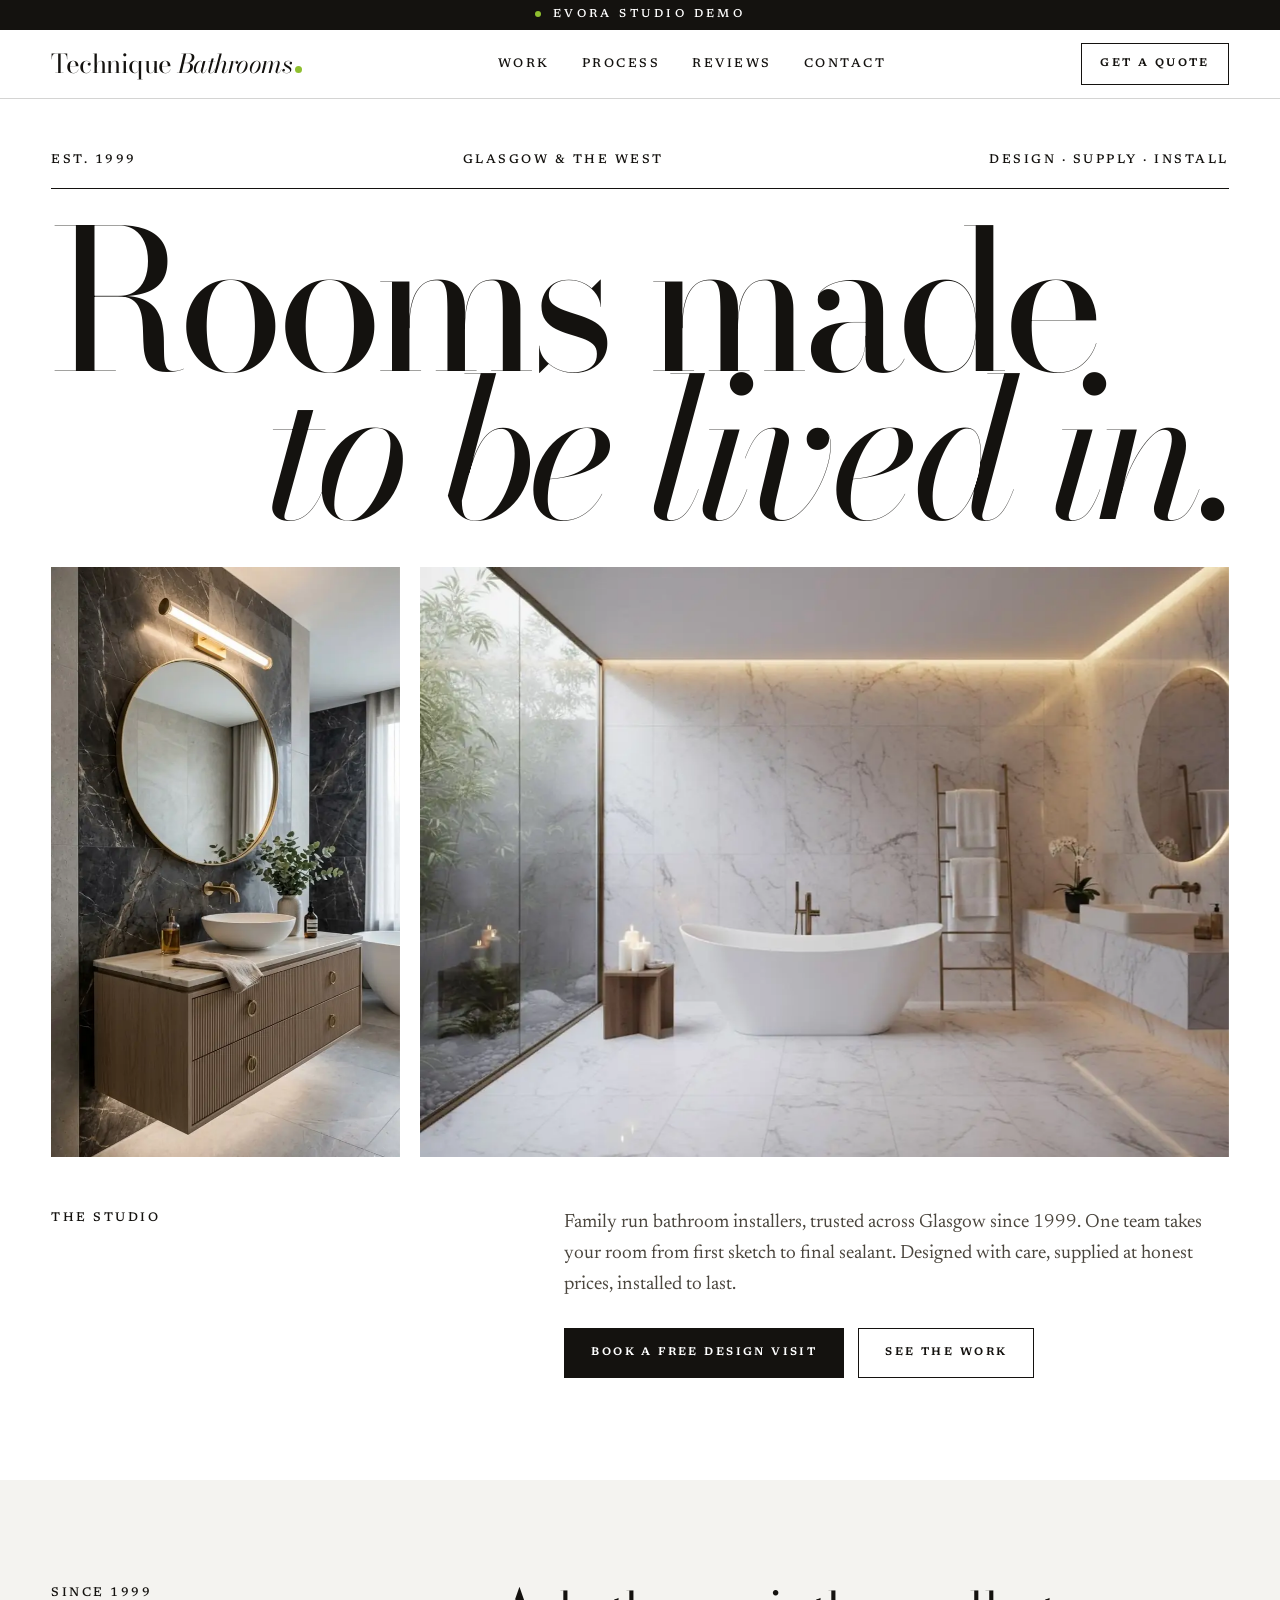
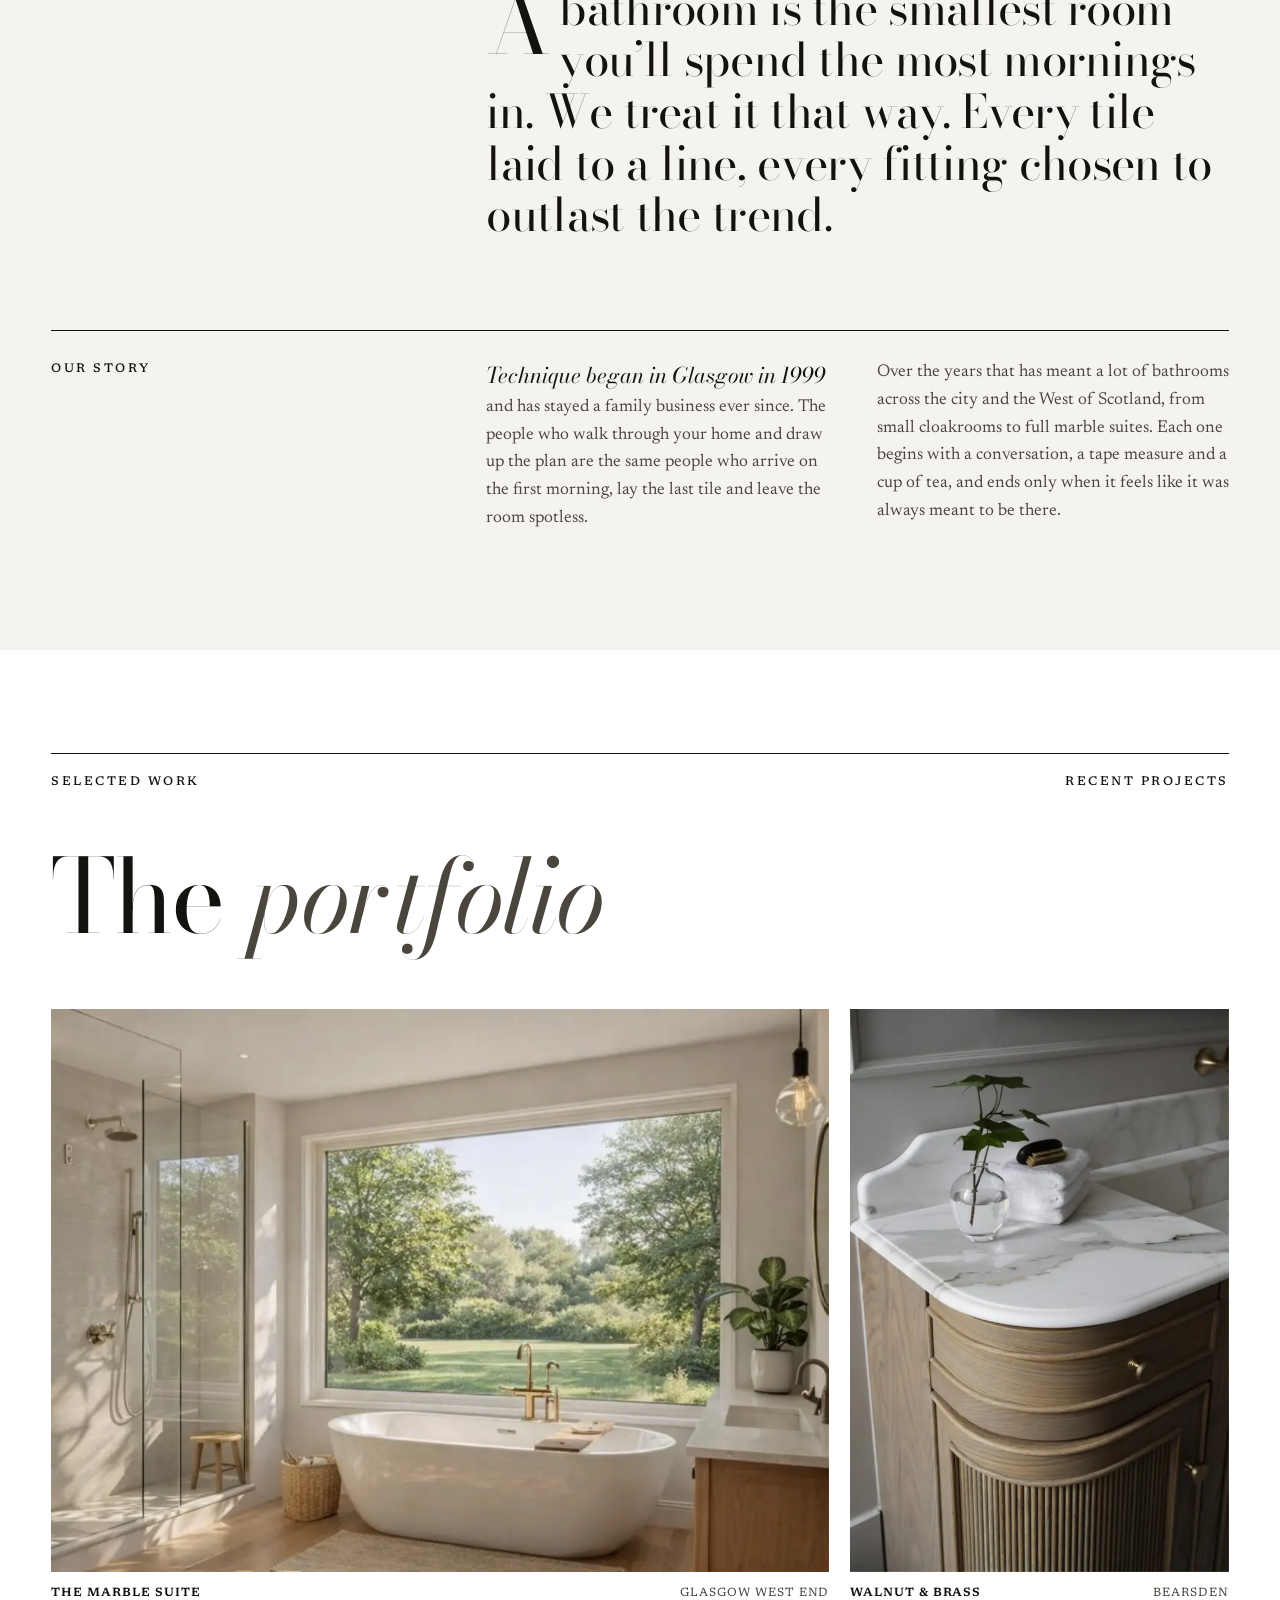
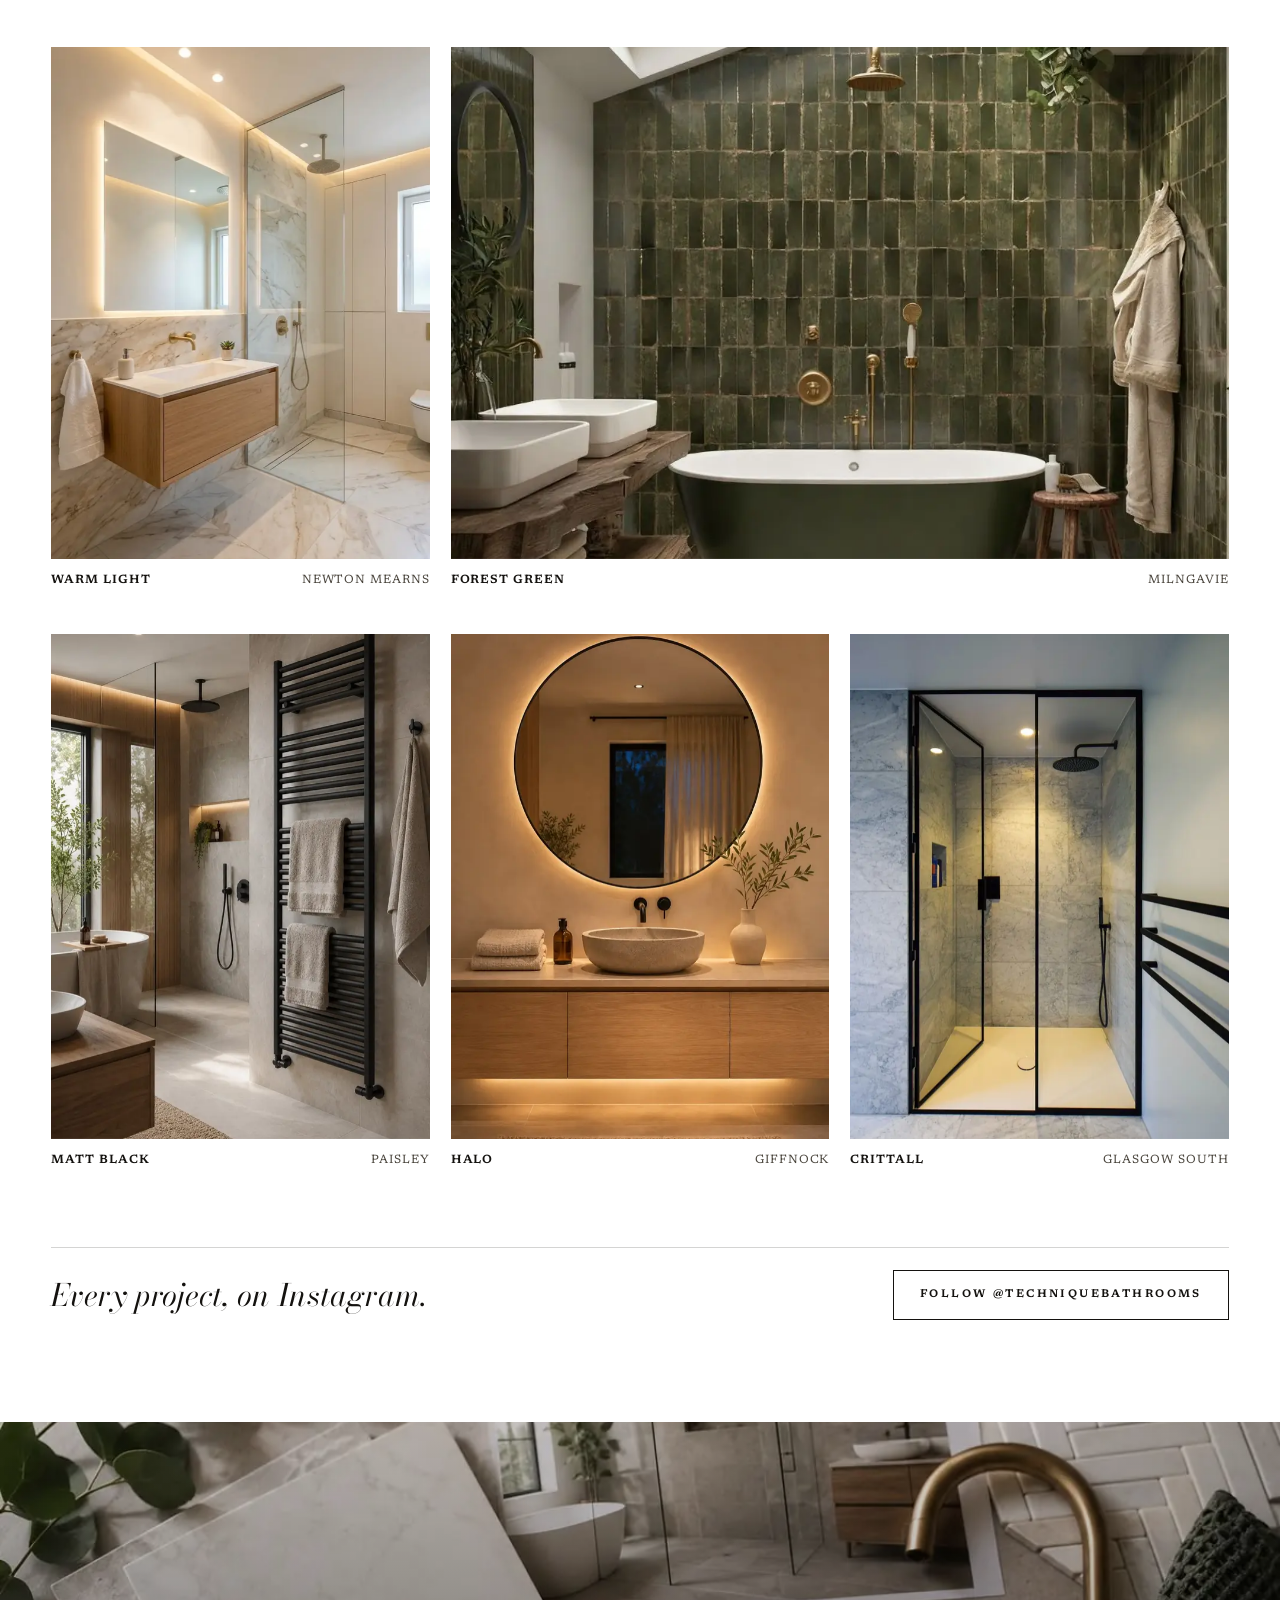
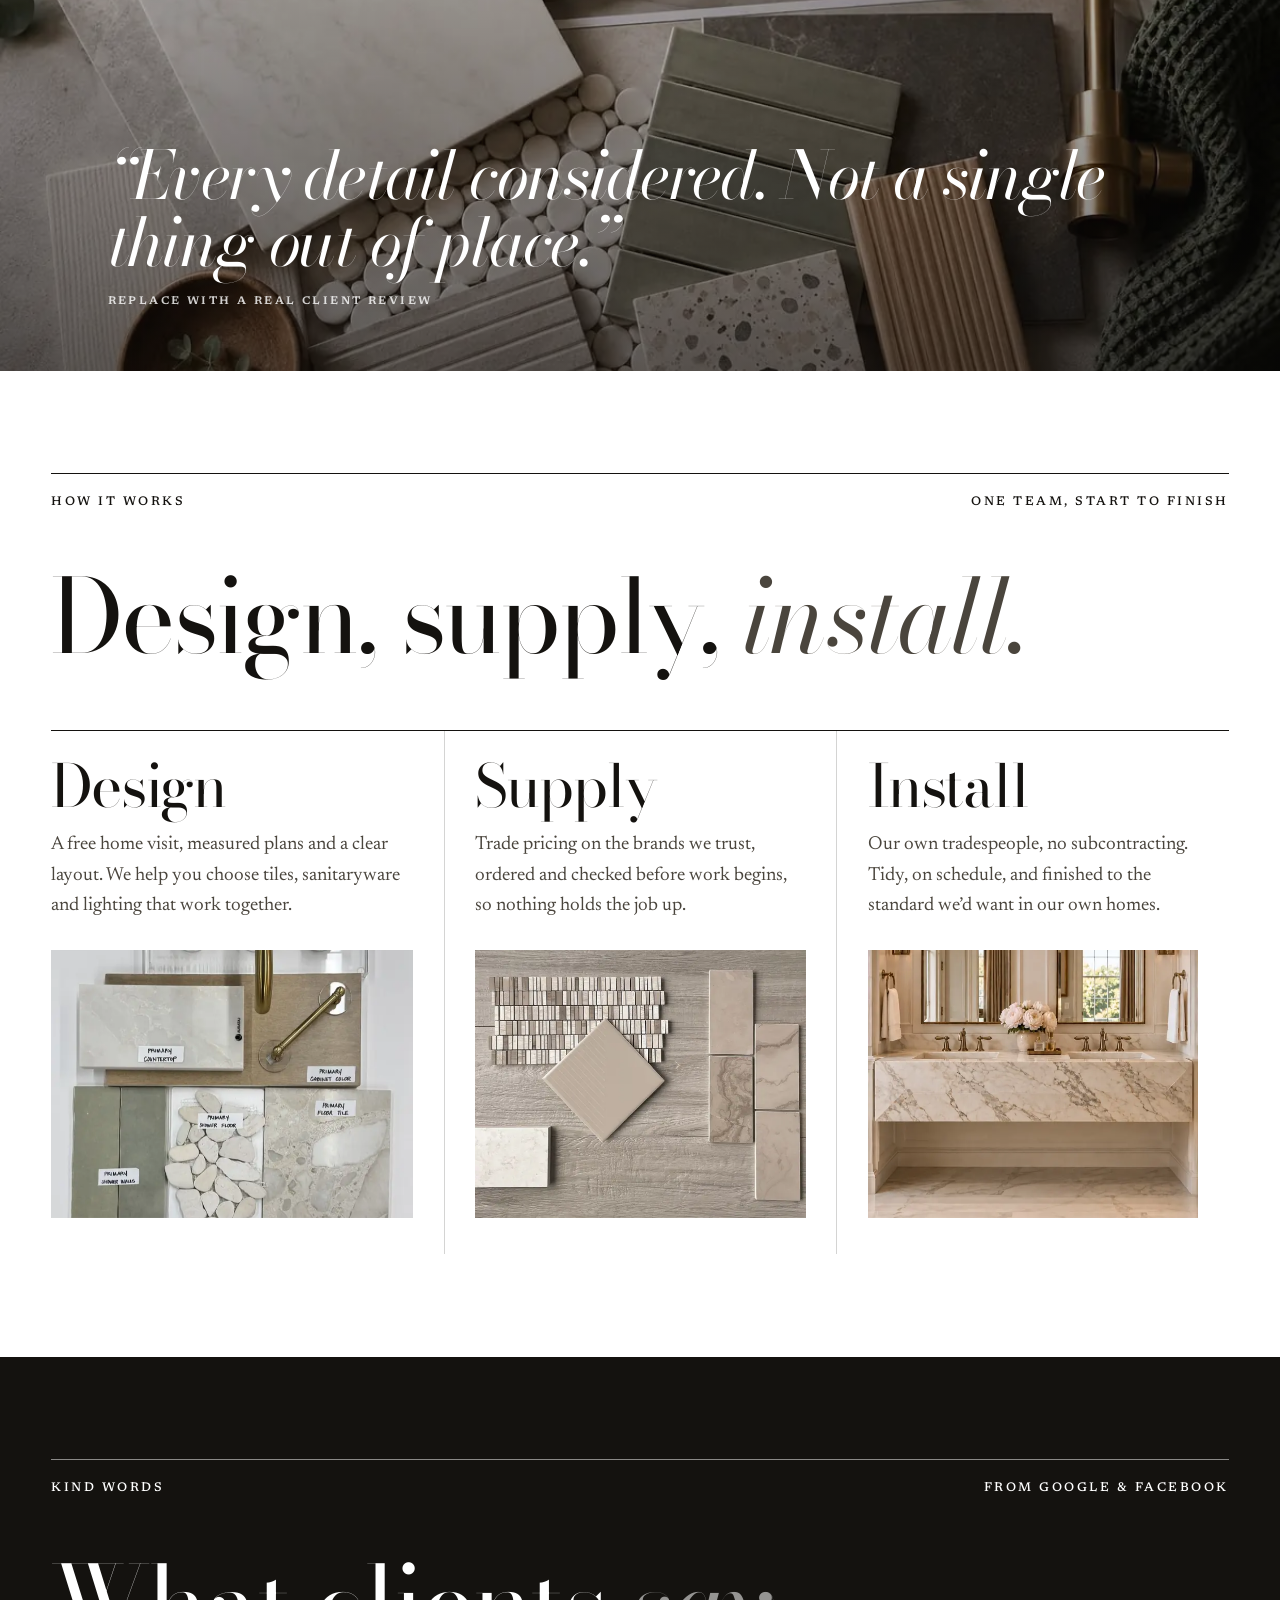
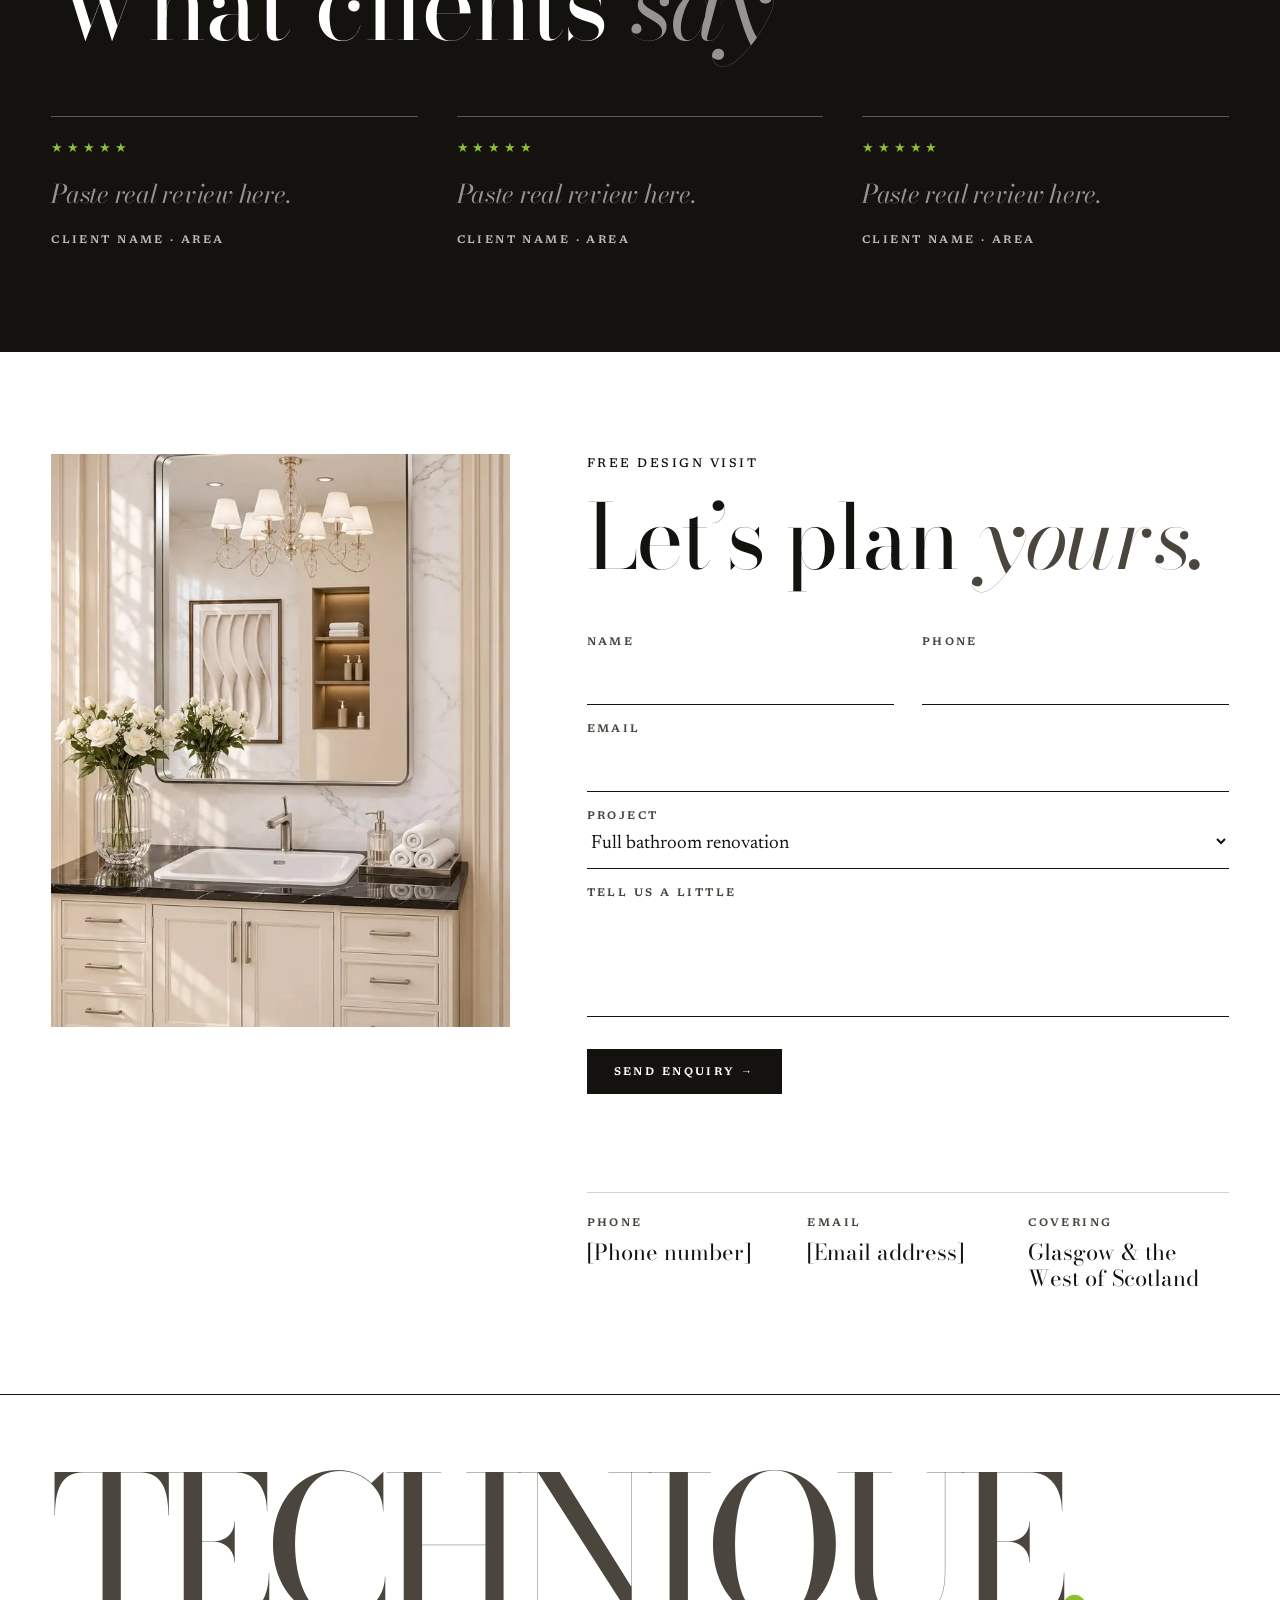
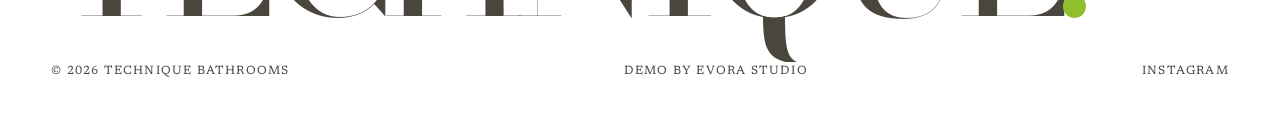
<file: samples/technique-bathrooms/index.html>
<!doctype html>
<html lang="en-GB">
<head>
<meta charset="utf-8">
<meta name="viewport" content="width=device-width,initial-scale=1">
<title>Technique Bathrooms | Bespoke Bathrooms, Glasgow &amp; The West</title>
<meta name="description" content="Family run bathroom specialists in Glasgow since 1999. Design, supply and installation of bespoke bathrooms across Glasgow and the West of Scotland.">
<meta name="robots" content="noindex,nofollow"><!-- sample: remove on go-live -->
<meta name="theme-color" content="#ffffff">
<link rel="preconnect" href="https://fonts.googleapis.com">
<link rel="preconnect" href="https://fonts.gstatic.com" crossorigin>
<link href="https://fonts.googleapis.com/css2?family=Bodoni+Moda:ital,opsz,wght@0,6..96,400;0,6..96,500;1,6..96,400;1,6..96,500&family=Newsreader:ital,opsz,wght@0,6..72,300;0,6..72,400;0,6..72,500;0,6..72,600;1,6..72,300;1,6..72,400&display=swap" rel="stylesheet">
<style>
:root{
  --paper:#ffffff; --paper-2:#f4f3f0; --ink:#14120f; --ink-2:#4a453d; --line:rgba(20,18,15,.18);
  --accent:#8fbf2f; /* from the Technique logo */
  --display:'Bodoni Moda',Didot,'Times New Roman',serif;
  --sans:'Newsreader',Georgia,'Times New Roman',serif;
  --pad:clamp(20px,4vw,64px);
  --max:1560px;
}
*{box-sizing:border-box;margin:0;padding:0}
html{scroll-behavior:smooth;-webkit-text-size-adjust:100%}
body{background:var(--paper);color:var(--ink);font-family:var(--sans);font-weight:400;font-size:19px;line-height:1.6;font-optical-sizing:auto;-webkit-font-smoothing:antialiased}
img{display:block;max-width:100%}
a{color:inherit;text-decoration:none}
.wrap{max-width:var(--max);margin:0 auto;padding:0 var(--pad)}
.label{font-size:12.5px;font-weight:500;letter-spacing:.2em;text-transform:uppercase}
.rule{border:0;border-top:1px solid var(--line)}
h1,h2,h3{font-family:var(--display);font-weight:400;line-height:.95;letter-spacing:-.02em}
em{font-style:italic}

/* Photo slots: placeholder sits underneath; real <img> drops on top. Missing file = placeholder stays. */
.ph{position:relative;overflow:hidden;background:
  radial-gradient(120% 80% at 20% 10%,#fafaf9 0,transparent 60%),
  radial-gradient(90% 70% at 85% 90%,#d3d2ce 0,transparent 65%),
  linear-gradient(135deg,#e6e5e2,#c9c7c1);}
.ph::after{content:attr(data-slot);position:absolute;left:14px;bottom:12px;font-size:11px;letter-spacing:.14em;text-transform:uppercase;color:rgba(20,18,15,.4);z-index:0}
.ph img{position:absolute;inset:0;width:100%;height:100%;object-fit:cover;z-index:1;opacity:0;transition:opacity .6s ease,transform 1.2s cubic-bezier(.2,.7,.2,1)}
.ph img.l{opacity:1}
.ph:hover img{transform:scale(1.03)}
.dark .ph::after{color:rgba(255,255,255,.35)}
figcaption{display:flex;gap:14px;justify-content:space-between;margin-top:12px;font-size:12px;letter-spacing:.08em;text-transform:uppercase;color:var(--ink-2)}
figcaption b{font-weight:600;color:var(--ink)}

/* Masthead */
.mast{position:sticky;top:0;z-index:50;background:rgba(255,255,255,.92);backdrop-filter:blur(10px);border-bottom:1px solid var(--line)}
.mast .wrap{display:flex;align-items:center;justify-content:space-between;height:68px;gap:20px}
.logo{font-family:var(--display);font-size:26px;letter-spacing:-.02em;white-space:nowrap}
.logo i{font-style:italic}
.logo span{display:inline-block;width:7px;height:7px;background:var(--accent);border-radius:50%;margin-left:3px;vertical-align:baseline}
.mast nav{display:flex;gap:32px}
.mast nav a{position:relative;padding:4px 0}
.mast nav a::after{content:"";position:absolute;left:0;bottom:0;height:1px;width:0;background:var(--ink);transition:width .3s}
.mast nav a:hover::after{width:100%}
.btn{display:inline-flex;align-items:center;gap:12px;padding:15px 26px;border:1px solid var(--ink);font-size:11px;font-weight:600;letter-spacing:.22em;text-transform:uppercase;background:transparent;color:var(--ink);cursor:pointer;font-family:var(--sans);transition:background .25s,color .25s}
.btn:hover{background:var(--ink);color:var(--paper)}
.btn.solid{background:var(--ink);color:var(--paper)}
.btn.solid:hover{background:var(--accent);border-color:var(--accent);color:var(--ink)}
.mast .btn{padding:11px 18px;white-space:nowrap}

.demo{background:var(--ink);color:var(--paper);text-align:center;padding:8px var(--pad);font-size:11.5px;font-weight:500;letter-spacing:.3em;text-transform:uppercase;line-height:1.2}
.demo span::before{content:"";display:inline-block;width:6px;height:6px;border-radius:50%;background:var(--accent);margin-right:12px;vertical-align:middle;position:relative;top:-1px}
/* Cover */
.cover{padding:clamp(28px,4vw,56px) 0 0}
.cover-top{display:flex;justify-content:space-between;gap:20px;padding-bottom:18px;border-bottom:1px solid var(--ink)}
.cover-title{font-size:clamp(64px,15.2vw,248px);line-height:.82;letter-spacing:-.045em;padding:clamp(16px,2.5vw,36px) 0 0}
.cover-title em{display:block;text-align:right;margin-top:-.06em}
.cover-grid{display:grid;grid-template-columns:768fr 1780fr;gap:clamp(12px,1.6vw,24px);margin-top:clamp(24px,3vw,48px)}
.cover-grid .a{aspect-ratio:768/1300}
.cover-grid .b{aspect-ratio:1180/861}
.cover-lede{display:grid;grid-template-columns:5fr 7fr;gap:clamp(16px,3vw,48px);padding:clamp(28px,4vw,56px) 0 clamp(56px,8vw,120px)}
.cover-lede p{font-size:clamp(18px,1.5vw,22px);color:var(--ink-2);max-width:34em}
.cover-lede .cta{display:flex;gap:14px;flex-wrap:wrap;margin-top:28px}

/* Section scaffolding */
section{position:relative}
.sec-head{display:flex;justify-content:space-between;align-items:baseline;gap:20px;padding:18px 0;border-top:1px solid var(--ink)}
.sec-title{font-size:clamp(46px,8vw,128px);padding:clamp(24px,3vw,44px) 0 clamp(32px,5vw,72px)}
.sec-title em{color:var(--ink-2)}

/* Standfirst */
.stand{padding:clamp(56px,8vw,120px) 0;background:var(--paper-2)}
.stand-grid{display:grid;grid-template-columns:4fr 8fr;gap:clamp(24px,5vw,80px)}
.stand p.big{font-family:var(--display);font-size:clamp(28px,3.6vw,56px);line-height:1.12;letter-spacing:-.015em}
.stand p.big::first-letter{font-size:1.9em;float:left;line-height:.8;padding:.06em .1em 0 0;color:var(--ink)}
.story{display:grid;grid-template-columns:4fr 8fr;gap:clamp(24px,5vw,80px);margin-top:clamp(48px,7vw,104px);padding-top:28px;border-top:1px solid var(--ink)}
.story .cols{columns:2;column-gap:clamp(24px,3vw,48px);font-size:clamp(17px,1.35vw,20px);color:var(--ink-2)}
.story p{break-inside:avoid;margin-bottom:1.1em}
.story p:first-child::first-line{font-family:var(--display);font-style:italic;font-size:1.25em;color:var(--ink)}

/* Selected work: photo spread */
.work{padding:clamp(56px,8vw,120px) 0}
.spread{--h1:clamp(340px,44vw,700px);--h2:clamp(340px,40vw,640px);display:grid;grid-template-columns:repeat(12,1fr);gap:clamp(28px,3.4vw,52px) clamp(12px,1.6vw,24px)}
.spread figure:nth-child(1){grid-column:1/9} .spread figure:nth-child(1) .ph{height:var(--h1)}
.spread figure:nth-child(2){grid-column:9/13} .spread figure:nth-child(2) .ph{height:var(--h1)}
.spread figure:nth-child(3){grid-column:1/5} .spread figure:nth-child(3) .ph{height:var(--h2)}
.spread figure:nth-child(4){grid-column:5/13} .spread figure:nth-child(4) .ph{height:var(--h2)}
.spread figure:nth-child(5){grid-column:1/5} .spread figure:nth-child(6){grid-column:5/9} .spread figure:nth-child(7){grid-column:9/13}
.spread figure:nth-child(n+5) .ph{aspect-ratio:3/4}
.more{display:flex;justify-content:space-between;align-items:center;gap:20px;margin-top:clamp(40px,6vw,88px);padding-top:22px;border-top:1px solid var(--line)}
.more p{font-family:var(--display);font-style:italic;font-size:clamp(22px,2.4vw,34px)}

/* Wide interlude */
.bleed{position:relative;color:#fff}
.bleed .ph{aspect-ratio:21/9;min-height:420px}
.bleed .ph::after{color:rgba(255,255,255,.4)}
.bleed .veil{position:absolute;inset:0;z-index:2;background:linear-gradient(180deg,rgba(10,9,8,.15),rgba(10,9,8,.6));display:flex;align-items:flex-end}
.bleed blockquote{font-family:var(--display);font-style:italic;font-size:clamp(30px,5.2vw,84px);line-height:1;letter-spacing:-.025em;max-width:16em;padding-bottom:clamp(28px,5vw,72px)}
.bleed cite{display:block;margin-top:20px;font-family:var(--sans);font-style:normal;font-size:11px;font-weight:600;letter-spacing:.22em;text-transform:uppercase;opacity:.8}
.bleed .ph{background:linear-gradient(135deg,#3b372f,#14120f)}

/* Process */
.process{padding:clamp(56px,8vw,120px) 0}
.steps{display:grid;grid-template-columns:repeat(3,1fr);border-top:1px solid var(--ink)}
.step{padding:28px clamp(16px,2.4vw,36px) 36px 0}
.step+.step{padding-left:clamp(16px,2.4vw,36px);border-left:1px solid var(--line)}
.step .num{font-family:var(--display);font-style:italic;font-size:clamp(72px,10vw,160px);line-height:.9;letter-spacing:-.04em;color:var(--accent);-webkit-text-stroke:0}
.step h3{font-size:clamp(40px,4.6vw,72px);margin:0 0 16px}
.step p{color:var(--ink-2);max-width:26em}
.step .ph{height:clamp(200px,21vw,320px);margin-top:28px}

/* Reviews */
.reviews{padding:clamp(56px,8vw,120px) 0;background:var(--ink);color:var(--paper)}
.reviews .sec-head{border-color:rgba(255,255,255,.5)}
.reviews .sec-title em{color:rgba(255,255,255,.55)}
.rev-grid{display:grid;grid-template-columns:repeat(3,1fr);gap:clamp(20px,3vw,56px)}
.rev{border-top:1px solid rgba(255,255,255,.3);padding-top:22px}
.rev .stars{color:var(--accent);letter-spacing:.3em;font-size:13px}
.rev p{font-family:var(--display);font-size:clamp(21px,2vw,29px);line-height:1.25;margin:18px 0 22px;letter-spacing:-.01em}
.rev .who{font-size:11px;font-weight:600;letter-spacing:.22em;text-transform:uppercase;opacity:.7}
.rev.todo p{opacity:.55;font-style:italic}

/* Contact */
.contact{padding:clamp(56px,8vw,120px) 0}
.contact-grid{display:grid;grid-template-columns:5fr 7fr;gap:clamp(28px,6vw,96px);align-items:start}
.contact .ph{aspect-ratio:4/5;position:sticky;top:96px}
.contact h2{font-size:clamp(46px,7vw,112px);margin-bottom:clamp(24px,3vw,40px)}
.contact h2 em{color:var(--ink-2)}
form{display:grid;grid-template-columns:1fr 1fr;gap:0 28px;margin-top:8px}
.field{display:flex;flex-direction:column;border-bottom:1px solid var(--ink);padding:16px 0 10px}
.field.full{grid-column:1/-1}
.field label{font-size:11px;font-weight:600;letter-spacing:.22em;text-transform:uppercase;color:var(--ink-2)}
.field input,.field select,.field textarea{background:transparent;border:0;outline:0;font:inherit;font-size:19px;color:var(--ink);padding:8px 0 4px;resize:none;border-radius:0}
.field:focus-within{border-color:var(--accent);box-shadow:0 1px 0 var(--accent)}
form .btn{margin-top:32px;grid-column:1/-1;justify-self:start}
.details{display:grid;grid-template-columns:repeat(3,1fr);gap:20px;margin-top:clamp(40px,5vw,72px);padding-top:22px;border-top:1px solid var(--line)}
.details dt{font-size:11px;font-weight:600;letter-spacing:.22em;text-transform:uppercase;color:var(--ink-2);margin-bottom:6px}
.details dd{font-family:var(--display);font-size:22px;line-height:1.2}
.note{margin-top:16px;font-size:13px;color:var(--ink-2);min-height:1.4em}

/* Footer */
footer{border-top:1px solid var(--ink);padding:24px 0 36px}
footer .wrap{display:flex;justify-content:space-between;gap:20px;flex-wrap:wrap;font-size:12px;letter-spacing:.1em;text-transform:uppercase;color:var(--ink-2)}
.giant{font-family:var(--display);font-size:clamp(34px,15vw,250px);line-height:.8;letter-spacing:-.05em;padding:clamp(24px,4vw,56px) 0 clamp(20px,3vw,40px);white-space:nowrap;overflow:hidden}
.giant i{color:var(--accent)}


/* Responsive */
@media (max-width:900px){
  .mast nav{display:none}
  .cover-top span:nth-child(2){display:none}
  .logo{font-size:20px}
  .btn{padding:14px 18px;letter-spacing:.14em}
  .mast .btn{padding:10px 12px}
  .mast .wrap{gap:10px}
  .cover-grid,.cover-lede,.stand-grid,.contact-grid{grid-template-columns:1fr}
  .cover-grid .a{aspect-ratio:4/5}
  .cover-grid{grid-template-columns:1fr}
  .cover-grid .a{aspect-ratio:4/5}
  .cover-grid .b{aspect-ratio:1180/861}
  .step .ph{height:auto;aspect-ratio:4/3}
  .spread{grid-template-columns:repeat(6,1fr)}
  .spread figure:nth-child(n){grid-column:span 3}
  .spread figure:nth-child(1),.spread figure:nth-child(4){grid-column:span 6}
  .spread figure:nth-child(n) .ph{height:auto;aspect-ratio:3/4}
  .spread figure:nth-child(1) .ph,.spread figure:nth-child(4) .ph{aspect-ratio:4/3}
  .steps,.rev-grid{grid-template-columns:1fr}
  .step+.step{padding-left:0;border-left:0;border-top:1px solid var(--line)}
  .contact .ph{position:relative;top:auto;aspect-ratio:4/3}
  .bleed .ph{aspect-ratio:4/5;min-height:0}
  .details{grid-template-columns:1fr}
  form{grid-template-columns:1fr}
  .story{grid-template-columns:1fr}
  .story .cols{columns:1}
}
@media (max-width:420px){
  .logo{font-size:17px}
  .mast .wrap{gap:8px;height:60px}
  .mast .btn{padding:8px 10px;font-size:10px;letter-spacing:.08em;width:auto}
  .cover-top{font-size:10.5px;letter-spacing:.14em}
  .sec-title{font-size:clamp(40px,13vw,56px)}
  .btn{width:100%;justify-content:center}
  .cover-lede .cta{flex-direction:column}
  .more{flex-direction:column;align-items:stretch}
  .more p{font-size:22px}
}
.wrap>*,.cover-grid>*,.spread>*,.steps>*,.rev-grid>*,.contact-grid>*{min-width:0}
</style>
</head>
<body>

<header class="mast">
  <div class="demo" role="note"><span>EVORA Studio Demo</span></div>
  <div class="wrap">
    <a class="logo" href="#top">Technique <i>Bathrooms</i><span></span></a>
    <nav class="label">
      <a href="#work">Work</a><a href="#process">Process</a><a href="#reviews">Reviews</a><a href="#contact">Contact</a>
    </nav>
    <a class="btn" href="#contact">Get a quote</a>
  </div>
</header>

<main id="top">

<!-- COVER -->
<section class="cover">
  <div class="wrap">
    <div class="cover-top label">
      <span>Est. 1999</span><span>Glasgow &amp; The West</span><span>Design · Supply · Install</span>
    </div>
    <h1 class="cover-title">Rooms made<em>to be lived in.</em></h1>

    <div class="cover-grid">
      <figure class="rv"><div class="ph a" data-slot="Cover portrait: marble, brass mirror"><img src="img/cover-1.webp" srcset="img/cover-1-640.webp 640w, img/cover-1.webp 768w" sizes="(max-width:900px) 100vw, 30vw" alt="Dark marble bathroom with a round brass mirror and fluted oak vanity" loading="eager" fetchpriority="high" decoding="async" onload="this.classList.add('l')" onerror="this.remove()"></div></figure>
      <figure class="rv"><div class="ph b" data-slot="Cover landscape: freestanding bath, white"><img src="img/cover-2.webp" srcset="img/cover-2-640.webp 640w, img/cover-2.webp 1180w" sizes="(max-width:900px) 100vw, 68vw" alt="White marble bathroom with a freestanding bath beside a garden window" loading="eager" decoding="async" onload="this.classList.add('l')" onerror="this.remove()"></div></figure>
    </div>

    <div class="cover-lede">
      <span class="label">The Studio</span>
      <div class="rv">
        <p>Family run bathroom installers, trusted across Glasgow since 1999. One team takes your room from first sketch to final sealant. Designed with care, supplied at honest prices, installed to last.</p>
        <div class="cta">
          <a class="btn solid" href="#contact">Book a free design visit</a>
          <a class="btn" href="#work">See the work</a>
        </div>
      </div>
    </div>
  </div>
</section>

<!-- STANDFIRST -->
<section class="stand">
  <div class="wrap">
    <div class="stand-grid">
      <span class="label">Since 1999</span>
      <p class="big rv">A bathroom is the smallest room you’ll spend the most mornings in. We treat it that way. Every tile laid to a line, every fitting chosen to outlast the trend.</p>
    </div>
    <div class="story">
      <span class="label">Our story</span>
      <div class="cols">
        <p>Technique began in Glasgow in 1999 and has stayed a family business ever since. The people who walk through your home and draw up the plan are the same people who arrive on the first morning, lay the last tile and leave the room spotless.</p>
        <p>Over the years that has meant a lot of bathrooms across the city and the West of Scotland, from small cloakrooms to full marble suites. Each one begins with a conversation, a tape measure and a cup of tea, and ends only when it feels like it was always meant to be there.</p>
      </div>
    </div>
  </div>
</section>

<!-- SELECTED WORK -->
<section class="work" id="work">
  <div class="wrap">
    <div class="sec-head label"><span>Selected work</span><span>Recent projects</span></div>
    <h2 class="sec-title">The <em>portfolio</em></h2>
    <div class="spread">
      <figure class="rv"><div class="ph" data-slot="Wide: freestanding bath, tall windows"><img style="object-position:50% 72%" src="img/work-1.webp" srcset="img/work-1-640.webp 640w, img/work-1.webp 1024w" sizes="(max-width:900px) 100vw, 62vw" alt="Freestanding bath beneath a large picture window with garden views" loading="lazy" decoding="async" onload="this.classList.add('l')" onerror="this.remove()"></div><figcaption><b>The Marble Suite</b><span>Glasgow West End</span></figcaption></figure>
      <figure class="rv"><div class="ph" data-slot="Portrait: fluted vanity detail"><img src="img/work-2.webp" srcset="img/work-2-640.webp 640w, img/work-2.webp 800w" sizes="(max-width:900px) 50vw, 32vw" alt="Curved fluted oak vanity with marble top and brass handles" loading="lazy" decoding="async" onload="this.classList.add('l')" onerror="this.remove()"></div><figcaption><b>Walnut &amp; Brass</b><span>Bearsden</span></figcaption></figure>
      <figure class="rv"><div class="ph" data-slot="Portrait: shower"><img src="img/work-3.webp" srcset="img/work-3-640.webp 640w, img/work-3.webp 800w" sizes="(max-width:900px) 50vw, 32vw" alt="Wall hung oak vanity beside a glass walk in shower with marble tiles" loading="lazy" decoding="async" onload="this.classList.add('l')" onerror="this.remove()"></div><figcaption><b>Warm Light</b><span>Newton Mearns</span></figcaption></figure>
      <figure class="rv"><div class="ph" data-slot="Landscape: green tile, oak floor"><img src="img/work-4.webp" srcset="img/work-4-640.webp 640w, img/work-4.webp 1024w" sizes="(max-width:900px) 100vw, 62vw" alt="Deep green tiled bathroom with a green freestanding bath and brass fittings" loading="lazy" decoding="async" onload="this.classList.add('l')" onerror="this.remove()"></div><figcaption><b>Forest Green</b><span>Milngavie</span></figcaption></figure>
      <figure class="rv"><div class="ph" data-slot="Square: black fittings detail"><img src="img/work-5.webp" srcset="img/work-5-640.webp 640w, img/work-5.webp 800w" sizes="(max-width:900px) 50vw, 32vw" alt="Matt black heated towel rail in a stone tiled bathroom" loading="lazy" decoding="async" onload="this.classList.add('l')" onerror="this.remove()"></div><figcaption><b>Matt Black</b><span>Paisley</span></figcaption></figure>
      <figure class="rv"><div class="ph" data-slot="Portrait: round mirror, backlit"><img src="img/work-6.webp" srcset="img/work-6-640.webp 640w, img/work-6.webp 800w" sizes="(max-width:900px) 50vw, 32vw" alt="Round backlit mirror above a stone basin and floating oak vanity" loading="lazy" decoding="async" onload="this.classList.add('l')" onerror="this.remove()"></div><figcaption><b>Halo</b><span>Giffnock</span></figcaption></figure>
      <figure class="rv"><div class="ph" data-slot="Portrait: crittall screen"><img src="img/work-7.webp" srcset="img/work-7-640.webp 640w, img/work-7.webp 800w" sizes="(max-width:900px) 50vw, 32vw" alt="Black framed glass shower enclosure with marble tiles" loading="lazy" decoding="async" onload="this.classList.add('l')" onerror="this.remove()"></div><figcaption><b>Crittall</b><span>Glasgow South</span></figcaption></figure>
    </div>
    <div class="more">
      <p>Every project, on Instagram.</p>
      <a class="btn" href="https://www.instagram.com/techniquebathrooms/" target="_blank" rel="noopener">Follow @techniquebathrooms</a>
    </div>
  </div>
</section>

<!-- FULL BLEED -->
<section class="bleed dark">
  <div class="ph" data-slot="Wide: signature room, wide"><img src="img/bleed.webp" srcset="img/bleed-640.webp 640w, img/bleed.webp 1200w" sizes="100vw" alt="Tile, stone and brass tap samples arranged on a table" loading="lazy" decoding="async" onload="this.classList.add('l')" onerror="this.remove()"></div>
  <div class="veil"><div class="wrap">
    <blockquote>“Every detail considered. Not a single thing out of place.”<cite>Replace with a real client review</cite></blockquote>
  </div></div>
</section>

<!-- PROCESS -->
<section class="process" id="process">
  <div class="wrap">
    <div class="sec-head label"><span>How it works</span><span>One team, start to finish</span></div>
    <h2 class="sec-title">Design, supply, <em>install.</em></h2>
    <div class="steps">
      <article class="step rv">
        <h3>Design</h3>
        <p>A free home visit, measured plans and a clear layout. We help you choose tiles, sanitaryware and lighting that work together.</p>
        <div class="ph" data-slot="Process: plans, samples"><img src="img/step-1.webp" srcset="img/step-1-640.webp 640w, img/step-1.webp 800w" sizes="(max-width:900px) 100vw, 33vw" alt="Material board with labelled tiles, taps and countertop" loading="lazy" decoding="async" onload="this.classList.add('l')" onerror="this.remove()"></div>
      </article>
      <article class="step rv">
        <h3>Supply</h3>
        <p>Trade pricing on the brands we trust, ordered and checked before work begins, so nothing holds the job up.</p>
        <div class="ph" data-slot="Process: materials, tiles"><img src="img/step-2.webp" srcset="img/step-2-640.webp 640w, img/step-2.webp 800w" sizes="(max-width:900px) 100vw, 33vw" alt="Tile and stone samples laid out on a wooden floor" loading="lazy" decoding="async" onload="this.classList.add('l')" onerror="this.remove()"></div>
      </article>
      <article class="step rv">
        <h3>Install</h3>
        <p>Our own tradespeople, no subcontracting. Tidy, on schedule, and finished to the standard we’d want in our own homes.</p>
        <div class="ph" data-slot="Process: finished detail"><img style="object-position:50% 58%" src="img/step-3.webp" srcset="img/step-3-640.webp 640w, img/step-3.webp 800w" sizes="(max-width:900px) 100vw, 33vw" alt="Marble vanity with brass taps, finished and installed" loading="lazy" decoding="async" onload="this.classList.add('l')" onerror="this.remove()"></div>
      </article>
    </div>
  </div>
</section>

<!-- REVIEWS -->
<section class="reviews" id="reviews">
  <div class="wrap">
    <div class="sec-head label"><span>Kind words</span><span>From Google &amp; Facebook</span></div>
    <h2 class="sec-title">What clients <em>say</em></h2>
    <div class="rev-grid">
      <div class="rev todo rv"><div class="stars">★★★★★</div><p>Paste real review here.</p><div class="who">Client name · Area</div></div>
      <div class="rev todo rv"><div class="stars">★★★★★</div><p>Paste real review here.</p><div class="who">Client name · Area</div></div>
      <div class="rev todo rv"><div class="stars">★★★★★</div><p>Paste real review here.</p><div class="who">Client name · Area</div></div>
    </div>
  </div>
</section>

<!-- CONTACT -->
<section class="contact" id="contact">
  <div class="wrap">
    <div class="contact-grid">
      <div class="ph" data-slot="Portrait: finished room"><img src="img/contact.webp" srcset="img/contact-640.webp 640w, img/contact.webp 900w" sizes="(max-width:900px) 100vw, 38vw" alt="Cream vanity with a marble wall, large mirror and chandelier" loading="lazy" decoding="async" onload="this.classList.add('l')" onerror="this.remove()"></div>
      <div>
        <div class="label" style="margin-bottom:20px">Free design visit</div>
        <h2>Let’s plan <em>yours.</em></h2>
        <form id="enq" novalidate>
          <div class="field"><label for="n">Name</label><input id="n" name="name" autocomplete="name" required></div>
          <div class="field"><label for="p">Phone</label><input id="p" name="phone" type="tel" autocomplete="tel"></div>
          <div class="field full"><label for="e">Email</label><input id="e" name="email" type="email" autocomplete="email" required></div>
          <div class="field full"><label for="t">Project</label>
            <select id="t" name="project"><option>Full bathroom renovation</option><option>Shower room / wet room</option><option>En-suite</option><option>Cloakroom</option><option>Not sure yet</option></select></div>
          <div class="field full"><label for="m">Tell us a little</label><textarea id="m" name="message" rows="3"></textarea></div>
          <button class="btn solid" type="submit">Send enquiry →</button>
        </form>
        <p class="note" id="note" role="status"></p>
        <dl class="details">
          <div><dt>Phone</dt><dd>[Phone number]</dd></div>
          <div><dt>Email</dt><dd>[Email address]</dd></div>
          <div><dt>Covering</dt><dd>Glasgow &amp; the West of Scotland</dd></div>
        </dl>
      </div>
    </div>
  </div>
</section>

</main>

<footer>
  <div class="wrap"><div class="giant" aria-hidden="true">Technique<i>.</i></div></div>
  <div class="wrap"><span>© <span id="y"></span> Technique Bathrooms</span><span>Demo by EVORA Studio</span><span><a href="https://www.instagram.com/techniquebathrooms/" target="_blank" rel="noopener">Instagram</a></span></div>
</footer>

<script>
document.querySelectorAll('.ph img').forEach(i=>{if(i.complete&&i.naturalWidth)i.classList.add('l')});
document.getElementById('y').textContent=new Date().getFullYear();
// Enquiry form: sample only, wire to Formspree/Netlify/email on go-live
document.getElementById('enq').addEventListener('submit',e=>{
  e.preventDefault();
  const f=e.target;
  if(!f.name.value.trim()||!/\S+@\S+\.\S+/.test(f.email.value)){document.getElementById('note').textContent='Please add your name and a valid email.';return}
  document.getElementById('note').textContent='Thank you. This is a sample form, so nothing was sent.';
  f.reset();
});
</script>
</body>
</html>
</file>
<file: app/styles.css>
/* Rocco — identidad propia: laguna (teal) + coral + oro, mascota Rocco, iconos SVG propios */
:root{
  --bg:#f2f6f7;--card:#fff;--ink:#12213a;--muted:#5d6b80;--line:#dce4e9;
  --teal:#0f9d94;--teal-d:#0a7a73;--teal-l:#d7f3f0;
  --coral:#ff6b4a;--coral-d:#d94d2e;--gold:#ffb703;--gold-d:#d98e00;
  --ok:#17a35e;--ok-bg:#d9f5e6;--bad:#e5484d;--bad-bg:#fde3e3;
  --prem:#6d4aff;--prem-d:#4f31d1;--shadow:0 2px 0 rgba(18,33,58,.06);
  --pl:91%;--psl:70%;
  --t-formal:#3e7bfa;--te-formal:#2551b8;--t-informal:#f26d0c;--te-informal:#b84f00;--t-urgente:#e5484d;--te-urgente:#a8262b;--t-neutro:#12a37f;--te-neutro:#0b7a5e;
  --font:'Nunito',system-ui,-apple-system,'Segoe UI',sans-serif;
}
@media (prefers-color-scheme:dark){:root{
  --bg:#0d141c;--card:#17212c;--ink:#ecf2f8;--muted:#92a2b4;--line:#27333f;
  --teal-l:#10343a;--ok-bg:#12372a;--bad-bg:#3b1d20;--shadow:0 2px 0 rgba(0,0,0,.3);--pl:25%;--psl:40%;}}
*{box-sizing:border-box}
html{-webkit-text-size-adjust:100%}
body{margin:0;font:600 16px/1.5 var(--font);background:var(--bg);color:var(--ink);padding-bottom:84px}
body.playing{overflow:hidden}
h1,h2,h3{margin:.2em 0 .4em;line-height:1.15;font-weight:900}
h1{font-size:26px}h2{font-size:21px}
p{margin:.3em 0 .8em}
button{font:inherit;color:inherit;cursor:pointer}
.muted{color:var(--muted)}.small{font-size:14px}.center{text-align:center}
.row{display:flex;gap:10px;align-items:center;flex-wrap:wrap}.row.center{justify-content:center}.row.between{justify-content:space-between}
.grow{flex:1;min-width:0}

/* iconos */
.ic{width:1.25em;height:1.25em;flex:none;stroke:currentColor;stroke-width:2;stroke-linecap:round;stroke-linejoin:round;fill:currentColor;fill-opacity:.2;vertical-align:-.25em}
.ic.solid{fill-opacity:1}.ic.solid-lite{fill-opacity:.35}
.ic.gold{color:var(--gold);fill-opacity:.9}
.ic.corner{position:absolute;top:10px;right:10px;width:20px;height:20px;color:var(--muted)}
.mascot{display:block;margin-inline:auto;flex:none;overflow:visible}
.mt{fill:var(--teal)}.md{fill:var(--teal-d)}.mw{fill:#e8fbf8}.mb{fill:var(--coral)}.mc{fill:var(--coral);opacity:.35}
.mk{fill:none;stroke:#10253a;stroke-width:4;stroke-linecap:round}.mp{fill:#10253a}

/* insignias de idioma (sustituyen las banderas) */
.lb{--c:#888;display:inline-grid;place-items:center;width:44px;height:44px;border-radius:14px;background:linear-gradient(145deg,var(--c),color-mix(in srgb,var(--c) 70%,#000));color:#fff;font-weight:900;font-size:15px;letter-spacing:.5px;box-shadow:inset 0 0 0 3px rgba(255,255,255,.28)}
.lb.sm{width:30px;height:30px;border-radius:10px;font-size:11px}
.lb.lg{width:68px;height:68px;border-radius:20px;font-size:22px}

/* cabecera */
.top{position:sticky;top:0;z-index:10;display:flex;align-items:center;gap:10px;justify-content:space-between;padding:8px 14px;padding-top:calc(8px + env(safe-area-inset-top,0px));background:var(--card);border-bottom:2px solid var(--line)}
.brand{display:flex;align-items:center;gap:6px;font-weight:900;font-size:20px;color:var(--teal-d)}
@media (prefers-color-scheme:dark){.brand{color:var(--teal)}}
.course-chip{display:flex;align-items:center;gap:8px;border:2px solid var(--line);background:var(--bg);border-radius:14px;padding:4px 12px 4px 6px;font-weight:800}
.stats{display:flex;gap:12px;font-weight:900}
.st{display:flex;align-items:center;gap:4px}.st.flame{color:var(--coral)}.st.star{color:var(--gold-d)}.st.heart{color:var(--bad)}
@media (max-width:480px){.course-chip>span:last-child{display:none}.course-chip{padding:4px}.stats{gap:8px;font-size:15px}}

main{max-width:600px;margin:0 auto;padding:18px max(16px,env(safe-area-inset-left,0px)) 24px max(16px,env(safe-area-inset-right,0px))}

/* barra inferior */
.tabs{position:fixed;left:0;right:0;bottom:0;z-index:10;display:flex;justify-content:center;gap:4px;background:var(--card);border-top:2px solid var(--line);padding:6px 8px calc(6px + env(safe-area-inset-bottom,0px))}
.tabs button{flex:1;max-width:130px;display:grid;justify-items:center;gap:0;border:0;background:none;border-radius:12px;padding:6px 4px;color:var(--muted);font-size:12px;font-weight:800}
.tabs button .ic{width:26px;height:26px}
.tabs button.on{color:var(--teal-d);background:var(--teal-l)}
@media (prefers-color-scheme:dark){.tabs button.on{color:var(--teal)}}
body.playing .tabs,body.playing .top{display:none}

/* botones */
.btn{border:0;border-bottom:4px solid var(--teal-d);background:var(--teal);color:#fff;padding:12px 22px;border-radius:14px;font-weight:900;text-transform:uppercase;letter-spacing:.6px;font-size:14px;transition:transform .05s}
.btn:active:not(:disabled){transform:translateY(2px);border-bottom-width:2px}
.btn:disabled{background:var(--line);border-bottom-color:var(--line);color:var(--muted);cursor:not-allowed}
.btn.ghost{background:transparent;color:var(--ink);border:2px solid var(--line);border-bottom-width:4px}
.btn.prem{background:var(--prem);border-bottom-color:var(--prem-d)}
.btn.danger{background:var(--bad);border-bottom-color:#b02f34}
.btn.sm{padding:8px 14px;font-size:12px}
.icon-btn{border:0;background:none;color:var(--muted);padding:6px;border-radius:10px;display:grid;place-items:center}
.icon-btn .ic{width:26px;height:26px}
:focus-visible{outline:3px solid var(--gold);outline-offset:2px}
.badge{display:inline-flex;gap:6px;align-items:center;border-radius:99px;padding:3px 12px;font-weight:900;background:var(--line);font-size:14px}
.badge.prem{background:var(--prem);color:#fff}

/* cursos */
.hero-pick{display:flex;gap:14px;align-items:center;margin-bottom:16px}
.course-grid{display:grid;gap:12px;grid-template-columns:repeat(auto-fill,minmax(150px,1fr));margin-bottom:18px}
.course-card{position:relative;display:grid;justify-items:center;gap:6px;padding:18px 10px;border-radius:20px;border:2px solid var(--line);border-bottom-width:5px;background:var(--card)}
.course-card:hover{border-color:var(--teal)}
.course-card.cur{border-color:var(--teal);background:var(--teal-l)}
.course-card.locked{opacity:.6}
.course-card b{font-size:18px}

/* mapa */
.course-head{display:flex;justify-content:space-between;align-items:center;margin-bottom:12px}
.course-head h1{margin:0}
.ring{--p:0;width:62px;height:62px;border-radius:50%;display:grid;place-items:center;background:conic-gradient(var(--teal) calc(var(--p)*1%),var(--line) 0)}
.ring b{width:48px;height:48px;border-radius:50%;background:var(--bg);display:grid;place-items:center;font-size:14px}
.note-card{display:flex;gap:12px;align-items:center;padding:12px 14px;border-radius:16px;border:2px solid var(--line);background:var(--card);margin-bottom:14px}
.note-card>div:nth-child(2){flex:1;display:grid;font-size:14px}.note-card span{color:var(--muted)}
.note-card .ic{width:28px;height:28px}
.unit{margin-bottom:8px}
.ubanner{display:flex;align-items:center;justify-content:space-between;gap:12px;padding:16px 18px;border-radius:20px;color:#fff;background:linear-gradient(135deg,hsl(var(--uh) 62% 42%),hsl(calc(var(--uh) + 25) 62% 34%));border-bottom:5px solid hsl(var(--uh) 62% 26%)}
.ubanner h2{margin:2px 0 4px;font-size:22px}.ubanner p{margin:0;font-size:14px;opacity:.92;font-weight:600}
.ulabel{font-size:12px;font-weight:900;letter-spacing:1px;text-transform:uppercase;opacity:.85}
.uic{width:54px;height:54px;border-radius:16px;background:rgba(255,255,255,.18);display:grid;place-items:center;flex:none}.uic .ic{width:30px;height:30px}
.unit-locked .ubanner{filter:grayscale(.7);opacity:.75}
.path{position:relative;max-width:360px;margin:6px auto 22px}
.path>svg{position:absolute;inset:0;width:100%;height:100%;overflow:visible}
.path>svg path{fill:none;stroke:var(--line);stroke-width:6;stroke-dasharray:2 12;stroke-linecap:round}
.node{position:absolute;transform:translate(-50%,-50%);border:0;background:none;padding:0;display:grid;justify-items:center}
.disc{width:70px;height:70px;border-radius:50%;display:grid;place-items:center;background:var(--line);color:var(--muted);border-bottom:6px solid color-mix(in srgb,var(--line) 70%,#000);transition:transform .08s}
.node:active .disc{transform:translateY(3px)}
.node.big .disc{width:82px;height:82px}
.disc .ic{width:32px;height:32px}
.node.done .disc{background:var(--gold);color:#7a4f00;border-bottom-color:var(--gold-d)}
.node.current .disc{background:var(--teal);color:#fff;border-bottom-color:var(--teal-d);animation:pulse 1.8s infinite}
.node.prem .disc{background:color-mix(in srgb,var(--prem) 28%,var(--line));color:var(--prem)}
.go{position:absolute;top:-36px;background:var(--card);color:var(--teal-d);border:2px solid var(--line);padding:3px 12px;border-radius:12px;font-weight:900;font-size:13px;text-transform:uppercase;letter-spacing:.5px;white-space:nowrap;animation:bob 1.2s ease-in-out infinite}
.go::after{content:"";position:absolute;left:50%;bottom:-7px;width:10px;height:10px;background:var(--card);border-right:2px solid var(--line);border-bottom:2px solid var(--line);transform:translateX(-50%) rotate(45deg)}
.nstars{display:flex;gap:2px;margin-top:4px}.nstars .ic{width:16px;height:16px}
.nstars .ic.on{color:var(--gold)}.nstars .ic.off{color:var(--line)}
.nstars.lg{justify-content:center;margin:12px 0}.nstars.lg .ic{width:42px;height:42px}
@keyframes pulse{0%,100%{box-shadow:0 0 0 0 rgba(15,157,148,.45)}50%{box-shadow:0 0 0 12px rgba(15,157,148,0)}}
@keyframes bob{50%{transform:translateY(-4px)}}
@media (prefers-reduced-motion:reduce){*{animation:none!important;transition:none!important}}

/* tarjetas y perfiles */
.card{background:var(--card);border:2px solid var(--line);border-radius:18px;padding:16px;margin-bottom:12px}
.row-card{display:flex;gap:12px;align-items:center}
.bar{height:10px;border-radius:99px;background:var(--line);overflow:hidden;margin-top:6px}.bar i{display:block;height:100%;background:var(--teal);border-radius:99px}
.profile-head{display:flex;gap:14px;align-items:center;margin-bottom:12px}
.stat-grid{display:grid;grid-template-columns:repeat(2,1fr);gap:10px;margin-bottom:14px}
.stat{display:grid;gap:0;border:2px solid var(--line);border-radius:16px;padding:12px;background:var(--card)}
.stat .ic{width:26px;height:26px}.stat b{font-size:24px;font-weight:900}.stat span{color:var(--muted);font-size:13px}
.empty{display:grid;justify-items:center;text-align:center;gap:6px;padding:20px 0}

/* modal */
.modal{position:fixed;inset:0;z-index:40;background:rgba(10,18,28,.6);display:grid;place-items:center;padding:16px}
.modal[hidden],.player[hidden]{display:none}
.box{background:var(--card);border-radius:22px;padding:22px;width:100%;max-width:400px;max-height:92vh;overflow:auto}
.box.wide{max-width:720px}
.box h2{margin-top:6px}
.sheet-ic{width:72px;height:72px;border-radius:50%;background:var(--teal);color:#fff;margin:0 auto 8px;display:grid;place-items:center;border-bottom:5px solid var(--teal-d)}.sheet-ic .ic{width:34px;height:34px}
.fb-note{display:flex;gap:8px;align-items:flex-start;text-align:left;background:var(--bad-bg);border-radius:12px;padding:10px 12px;font-size:14px;font-weight:700}
.plans{display:grid;gap:14px;grid-template-columns:repeat(auto-fit,minmax(250px,1fr))}
.plan{position:relative;border:2px solid var(--line);border-radius:20px;padding:18px;background:var(--card)}
.plan.featured{border-color:var(--prem)}.plan.current{box-shadow:0 0 0 3px var(--teal)}
.plan h3{margin:0}.price{font-size:30px;font-weight:900;margin:2px 0}.price small{font-size:15px;color:var(--muted)}
.plan ul{list-style:none;padding:0;margin:12px 0 16px;display:grid;gap:7px}
.plan li{display:flex;gap:8px;align-items:flex-start;font-size:15px}.plan li .ic{color:var(--ok);margin-top:2px}
.plan li.no{color:var(--muted)}.plan li.no .ic{color:var(--muted)}
.plan .btn{width:100%}
.ribbon{position:absolute;top:-12px;right:14px;background:var(--prem);color:#fff;border-radius:99px;padding:2px 12px;font-size:12px;font-weight:900;display:flex;gap:4px;align-items:center}

/* reproductor */
.player{position:fixed;inset:0;z-index:30;background:var(--bg);display:flex;flex-direction:column}
.p-top{display:flex;align-items:center;gap:12px;padding:12px max(16px,env(safe-area-inset-left,0px));padding-top:calc(12px + env(safe-area-inset-top,0px));max-width:760px;width:100%;margin:0 auto}
.p-bar{flex:1;height:16px;border-radius:99px;background:var(--line);overflow:hidden}.p-bar i{display:block;height:100%;width:0;background:var(--teal);border-radius:99px;transition:width .3s}
.p-hearts{display:flex;align-items:center;gap:4px;color:var(--bad);font-weight:900}
.p-body{flex:1;overflow:auto;padding:8px max(16px,env(safe-area-inset-left,0px)) 24px}
.stage{max-width:600px;margin:0 auto}
.ex-title{font-size:23px;margin:10px 0 14px}
.say{display:flex;align-items:center;gap:8px;margin-bottom:16px}
.bubble{position:relative;display:flex;gap:10px;align-items:center;border:2px solid var(--line);background:var(--card);border-radius:16px;padding:12px 16px;font-size:20px;font-weight:800}
.bubble::before{content:"";position:absolute;left:-8px;top:50%;width:12px;height:12px;background:var(--card);border-left:2px solid var(--line);border-bottom:2px solid var(--line);transform:translateY(-50%) rotate(45deg)}
.tr{display:block;font-size:.62em;font-weight:700;color:var(--muted);letter-spacing:.2px}
.q-prompt{display:flex;gap:10px;align-items:center;font-size:30px;font-weight:900;margin:6px 0 18px}.q-prompt.sm{font-size:22px}
.spk{border:0;width:52px;height:52px;border-radius:16px;background:var(--teal);color:#fff;border-bottom:4px solid var(--teal-d);display:grid;place-items:center;flex:none}
.spk .ic{width:26px;height:26px}.spk.sm{width:36px;height:36px;border-radius:12px}.spk.sm .ic{width:20px;height:20px}
.spk.slow{background:var(--card);color:var(--teal-d);border:2px solid var(--line);border-bottom-width:4px}
.audio-row{display:flex;gap:12px;margin:10px 0 18px}.audio-row .spk{height:70px;width:70px;border-radius:20px}.audio-row .spk.slow{width:auto;padding:0 18px;gap:8px;font-weight:900;font-size:16px}.audio-row .spk.slow .ic{width:26px;height:26px}.audio-row .spk .ic{width:34px;height:34px}
.opts{display:grid;gap:10px}.opts.row2{grid-template-columns:repeat(2,1fr)}
.opt{display:flex;gap:12px;align-items:center;text-align:left;padding:13px 14px;border:2px solid var(--line);border-bottom-width:4px;border-radius:16px;background:var(--card);font-weight:800;font-size:18px}
.opt:hover{background:var(--bg)}
.opt .key{width:28px;height:28px;border-radius:9px;border:2px solid var(--line);display:grid;place-items:center;font-size:13px;color:var(--muted);flex:none}
.opt.sel{border-color:var(--teal);background:var(--teal-l);color:var(--teal-d)}
.opt.sel .key{border-color:var(--teal);color:var(--teal-d)}
.opt.ok{border-color:var(--ok);background:var(--ok-bg);color:var(--ok)}.opt.bad{border-color:var(--bad);background:var(--bad-bg);color:var(--bad)}.opt.ok .key,.opt.bad .key{border-color:currentColor;color:inherit}
.opt.m{justify-content:center;text-align:center}
.opt.m.done{opacity:.35;border-color:var(--ok)}
.match{display:grid;grid-template-columns:1fr 1fr;gap:12px}.mcol{display:grid;gap:10px;align-content:start}
input.ans{width:100%;padding:14px;border:2px solid var(--line);border-radius:16px;background:var(--card);color:var(--ink);font:800 20px var(--font)}
input.ans:focus{border-color:var(--teal);outline:0}
.spec{display:flex;gap:6px;flex-wrap:wrap;margin:10px 0}
.bank-ans{min-height:64px;display:flex;flex-wrap:wrap;gap:8px;align-content:flex-start;padding:8px 0;border-top:2px solid var(--line);border-bottom:2px solid var(--line);margin-bottom:6px}
.bank{display:flex;flex-wrap:wrap;gap:8px;justify-content:center;margin-top:16px}
.chip-w{border:2px solid var(--line);border-bottom-width:4px;border-radius:14px;background:var(--card);padding:8px 14px;font-weight:800;font-size:18px}
.chip-w.used{background:var(--line);color:transparent;border-color:var(--line);pointer-events:none}
.chip-w.used .tr{color:transparent}
.fill-line{font-size:26px;font-weight:900;margin:14px 0 6px;text-align:center;display:flex;flex-wrap:wrap;gap:8px;justify-content:center;align-items:baseline}
.bw{white-space:nowrap}.blank{display:inline-block;min-width:96px;border-bottom:4px solid var(--line);text-align:center;color:var(--muted)}.blank.filled{color:var(--teal-d);border-color:var(--teal)}
.intro{list-style:none;padding:0;margin:14px 0;display:grid;gap:8px}
.intro li{display:flex;gap:12px;align-items:center;border:2px solid var(--line);border-radius:16px;padding:10px 12px;background:var(--card)}
.intro li div{display:grid}.intro b{font-size:19px}
.intro .ex{display:grid;margin-top:6px;padding-left:10px;border-left:3px solid var(--line)}.intro .ex i{font-style:normal;font-size:15px}.intro .ex small{color:var(--muted,#6b7280);font-size:13px}

.p-foot{border-top:2px solid var(--line);background:var(--card);padding:14px max(16px,env(safe-area-inset-left,0px)) calc(14px + env(safe-area-inset-bottom,0px));display:flex;gap:12px;align-items:center;justify-content:center}
.p-foot .btn{min-width:min(240px,100%);font-size:15px;padding:14px 26px}
.p-foot .fb{flex:1;max-width:340px}
.p-foot:not(.ok):not(.bad) .fb:empty{display:none}
.p-foot.ok{background:var(--ok-bg)}.p-foot.bad{background:var(--bad-bg)}
.p-foot.ok .btn{background:var(--ok);border-bottom-color:#0f7a45}.p-foot.bad .btn{background:var(--bad);border-bottom-color:#b02f34}
.fb-in{display:flex;gap:10px;align-items:flex-start}.fb-ic{width:34px;height:34px;border-radius:50%;background:var(--card);display:grid;place-items:center;flex:none}
.p-foot.ok .fb-ic{color:var(--ok)}.p-foot.bad .fb-ic{color:var(--bad)}
.fb-in b{font-size:17px;display:block}.p-foot.ok b{color:var(--ok)}.p-foot.bad b{color:var(--bad)}
.fb-ans{font-weight:800;font-size:16px}
@media (max-width:560px){.p-foot{flex-direction:column;align-items:stretch}.p-foot .fb{max-width:none}}
.result{padding-top:5vh}.result h1{font-size:30px}
.res-stats{display:flex;gap:12px;justify-content:center;margin-top:10px}
.rs{display:grid;justify-items:center;min-width:120px;padding:12px;border-radius:16px;border:2px solid var(--line);background:var(--card)}
.rs b{font-size:24px;font-weight:900}.rs span{font-size:12px;color:var(--muted);text-transform:uppercase;letter-spacing:.5px}
.rs.xp .ic{color:var(--gold)}.rs.acc .ic{color:var(--ok)}

/* ---------- Rompecabezas de frases ---------- */
.puzzle-hint{margin:0 0 8px}
.board{display:flex;flex-wrap:wrap;gap:12px 18px;align-content:flex-start;min-height:70px;padding:14px 10px 12px;border-radius:18px;background:var(--card);border:2px solid var(--line);margin-bottom:16px;transition:column-gap .35s}
.board.solved{column-gap:0}
.slot{display:inline-flex;border-radius:14px}
.bank{display:flex;flex-wrap:wrap;gap:14px 18px;justify-content:center;margin-top:18px;padding:0 6px}
.pz{--pf:hsl(calc(var(--i,0)*47 + 165) 62% var(--pl));--ps:hsl(calc(var(--i,0)*47 + 165) 42% var(--psl));
  position:relative;display:inline-flex;flex-direction:column;align-items:center;justify-content:center;min-height:48px;padding:2px 18px;margin:0 0 4px;border:0;background:none;color:var(--ink);
  font:800 18px/1.15 var(--font);touch-action:none;cursor:grab;user-select:none;-webkit-user-select:none;transition:transform .12s}
.pz .tr{font-size:.6em}
.pz:hover:not(.ghost):not(.empty){transform:translateY(-2px)}
.pz:active{cursor:grabbing}
.pzs{position:absolute;left:0;top:0;overflow:visible;pointer-events:none}
.pzs .fl{fill:var(--pf);stroke:var(--ps);stroke-width:2;stroke-linejoin:round}
.pzs .sh{fill:var(--ps)}
.pzt{position:relative;z-index:1;display:grid;justify-items:center}
.pz.empty{--pf:transparent;--ps:var(--line);min-width:84px;cursor:default}
.pz.empty .fl{stroke-dasharray:6 5;stroke-width:2.5}.pz.empty .sh{display:none}
.slot.over .pz.empty{--ps:var(--teal)}
.pz.ghost{visibility:hidden}
.pz.lifting{opacity:.25}
.pz.dragging{position:fixed;z-index:70;pointer-events:none;transform:translate(-50%,-60%) scale(1.08) rotate(-2deg);filter:drop-shadow(0 10px 8px rgba(0,0,0,.25));margin:0}
.pz.ok{--pf:var(--ok-bg);--ps:var(--ok)}.pz.bad{--pf:var(--bad-bg);--ps:var(--bad)}
.board.solved .pz{animation:snap .35s ease-out}
@keyframes snap{0%{transform:scale(1)}50%{transform:scale(1.05)}100%{transform:scale(1)}}

/* ---------- Selector de nivel y pestañas ---------- */
.seg{display:flex;gap:6px;padding:4px;border-radius:16px;background:var(--line);margin:0 0 14px}
.seg button{flex:1;display:flex;gap:6px;align-items:center;justify-content:center;border:0;background:none;border-radius:12px;padding:8px 10px;font-weight:900;color:var(--muted)}
.seg button small{font-size:11px;padding:1px 6px;border-radius:99px;background:var(--bg);color:var(--muted)}
.seg button.on{background:var(--card);color:var(--teal-d);box-shadow:var(--shadow)}
@media (prefers-color-scheme:dark){.seg button.on{color:var(--teal)}}
.level-list{display:grid;gap:12px;margin-bottom:14px}
.level-card{display:flex;gap:14px;align-items:center;text-align:left;padding:16px;border-radius:20px;border:2px solid var(--line);border-bottom-width:5px;background:var(--card)}
.level-card:hover{border-color:var(--teal)}
.level-card b{display:block;font-size:20px}
.level-card .grow{display:grid;gap:2px}
.topics{font-size:13px;color:var(--teal-d);font-weight:800}
@media (prefers-color-scheme:dark){.topics{color:var(--teal)}}
.lv-badge{width:56px;height:56px;border-radius:18px;display:grid;place-items:center;background:linear-gradient(145deg,var(--teal),var(--teal-d));color:#fff;font-weight:900;font-size:19px;flex:none}
.level-card:nth-child(2) .lv-badge{background:linear-gradient(145deg,var(--coral),var(--coral-d))}

/* ---------- Vocabulario ---------- */
.daily-head{display:flex;justify-content:space-between;align-items:center;gap:12px}
.daily-head h2{margin:2px 0}
.intro.daily li.known{background:var(--ok-bg);border-color:var(--ok)}
.know{display:flex;gap:4px;align-items:center;border:2px solid var(--line);background:var(--card);border-radius:12px;padding:6px 10px;font-weight:800;font-size:13px;color:var(--muted);flex:none}
.know[aria-pressed="true"]{background:var(--ok);border-color:var(--ok);color:#fff}
.know .ic{width:18px;height:18px}
.phrase{margin-top:14px}.phrase b{font-size:19px}
.phrase .row,.intro li .grow{align-items:center}
.grow>span.muted{display:block}
.vgroup{display:flex;gap:8px;align-items:center;margin:18px 0 6px;font-size:17px}
.vgroup small{font-size:11px;padding:1px 8px;border-radius:99px;background:var(--line);color:var(--muted)}
.search{display:flex;gap:8px;align-items:center;border:2px solid var(--line);border-radius:14px;padding:8px 12px;background:var(--card);margin-bottom:6px}
.search input{flex:1;min-width:0;border:0;background:none;color:var(--ink);font:700 16px var(--font);outline:0}

/* ---------- Diseño llamativo de las piezas ---------- */
.pz{color:#fff;text-shadow:0 1px 0 rgba(0,0,0,.28);font-size:19px;letter-spacing:.2px}
.pz .tr{color:rgba(255,255,255,.82);text-shadow:none}
.pz.c0{--pf:#0f9d94;--ps:#0a6f69}.pz.c1{--pf:#3e7bfa;--ps:#2551b8}.pz.c2{--pf:#7a5af8;--ps:#5232c4}.pz.c3{--pf:#e5447a;--ps:#a82757}
.pz.c4{--pf:#e0562b;--ps:#a63a17}.pz.c5{--pf:#c77f00;--ps:#8a5600}.pz.c6{--pf:#12a37f;--ps:#0b7a5e}.pz.c7{--pf:#0a8fb0;--ps:#07647d}
.pz.t-formal{--pf:var(--t-formal);--ps:var(--te-formal)}.pz.t-informal{--pf:var(--t-informal);--ps:var(--te-informal)}
.pz.t-urgente{--pf:var(--t-urgente);--ps:var(--te-urgente)}.pz.t-neutro{--pf:var(--t-neutro);--ps:var(--te-neutro)}
.pz.ok{--pf:var(--ok);--ps:#0f7a45}.pz.bad{--pf:var(--bad);--ps:#b02f34}
.pz.empty{color:var(--muted);text-shadow:none}
.pzs .gl{fill:#fff;opacity:.26}.pzs .gl2{fill:#000;opacity:.08}
.pzs .fl{stroke:var(--ps);stroke-width:1.5}
.pz.empty .gl,.pz.empty .gl2{display:none}
.bank .pz:not(.ghost){rotate:var(--rot,0deg);animation:float 3.2s ease-in-out infinite;animation-delay:var(--d,0s)}
.bank .pz:not(.ghost):hover{rotate:0deg;animation-play-state:paused;translate:0 -4px}
.pz.landed{animation:land .38s cubic-bezier(.3,1.6,.5,1)}
.pz.dragging{filter:drop-shadow(0 14px 10px rgba(0,0,0,.3));animation:none;rotate:0deg}
.slot.over .pz.empty{--ps:var(--teal);filter:drop-shadow(0 0 8px var(--teal))}
.slot.over .pz.empty .fl{stroke-width:3.5}
.board{position:relative;overflow:hidden;background:var(--card) radial-gradient(circle,var(--line) 1.2px,transparent 1.4px) 0 0/22px 22px}
.board.solved{border-color:var(--gold);box-shadow:0 0 0 3px var(--gold),0 0 34px rgba(255,183,3,.45)}
.board.solved .pz{animation:wave .6s both}
.board.solved::after{content:"";position:absolute;top:0;bottom:0;width:60px;left:-80px;background:linear-gradient(100deg,transparent,rgba(255,255,255,.7),transparent);animation:sweep .9s .15s ease-out forwards;pointer-events:none}
.pz.bad{animation:shake .4s both}
.btn.pulse{animation:btnpulse 1.4s infinite}
.p-bar i{background:linear-gradient(90deg,var(--teal),#3fe0d2,var(--teal));background-size:200% 100%;animation:shimmer 2.2s linear infinite}
.p-combo{display:flex;align-items:center;gap:2px;color:var(--coral);font-weight:900;font-size:17px}
.p-combo .ic{width:22px;height:22px}.p-combo.bump{animation:bump .4s}
.combo-note{display:inline-flex;gap:4px;align-items:center;margin-left:8px;font-size:13px;color:var(--coral-d)}
.combo-note .ic{width:16px;height:16px}
#fx{position:fixed;inset:0;pointer-events:none;z-index:90;overflow:hidden}
#fx i{position:absolute;width:9px;height:9px;opacity:0;animation:burst .9s ease-out forwards}
#fx i.sq{border-radius:2px}#fx i.ci{border-radius:50%}
.fx-toast{position:absolute;top:calc(70px + env(safe-area-inset-top,0px));left:50%;translate:-50% 0;background:var(--ink);color:var(--bg);border-radius:99px;padding:8px 18px;font-weight:900;display:flex;gap:6px;align-items:center;animation:toast 1.5s ease both}
.fx-toast .ic{color:var(--coral)}
@keyframes float{50%{translate:0 -5px}}
@keyframes land{0%{scale:.65}55%{scale:1.16}100%{scale:1}}
@keyframes wave{0%{translate:0 0}40%{translate:0 -16px;scale:1.1}100%{translate:0 0;scale:1}}
@keyframes sweep{to{left:110%}}
@keyframes shake{20%{translate:-6px 0}50%{translate:6px 0}80%{translate:-3px 0}}
@keyframes btnpulse{0%,100%{box-shadow:0 0 0 0 rgba(15,157,148,.5)}50%{box-shadow:0 0 0 10px rgba(15,157,148,0)}}
@keyframes shimmer{to{background-position:-200% 0}}
@keyframes bump{40%{transform:scale(1.35)}}
@keyframes burst{0%{opacity:1;transform:translate(0,0) rotate(0) scale(1)}100%{opacity:0;transform:translate(var(--dx),calc(var(--dy) + 70px)) rotate(var(--r)) scale(.5)}}
@keyframes toast{0%{opacity:0;translate:-50% -14px}15%,80%{opacity:1;translate:-50% 0}100%{opacity:0;translate:-50% -8px}}
@keyframes flipOut{to{transform:rotateX(90deg);opacity:0}}
@keyframes flipIn{from{transform:rotateX(-90deg);opacity:0}to{transform:none;opacity:1}}
.pz.flip-in{animation:flipIn .32s both}

/* ---------- Situaciones: rompecabezas vivo y escenas ---------- */
.sit-card{display:flex;gap:12px;align-items:flex-start;padding:14px;border-radius:16px;background:var(--teal-l);margin-bottom:14px}
.sit-card .ic{width:28px;height:28px;color:var(--teal-d);flex:none}
.sit-card b{display:block;font-size:18px}.sit-card .small{display:block}
.tone-board-wrap{position:relative}
.tone-board-wrap .spk{position:absolute;right:8px;top:8px;z-index:3}
.board.live{padding:20px 14px 16px;min-height:100px;justify-content:center;column-gap:0;row-gap:14px;margin-bottom:6px}
.tone-cap{margin:10px 2px 4px}.tone-es{margin-top:6px;color:var(--muted);font-size:14px}
.tone-chip{display:inline-flex;gap:6px;align-items:center;padding:3px 12px;border-radius:99px;color:#fff;font-weight:900;font-size:13px}
.tone-chip .ic{width:16px;height:16px}
.tone-chip.t-formal{background:var(--t-formal)}.tone-chip.t-informal{background:var(--t-informal)}.tone-chip.t-urgente{background:var(--t-urgente)}.tone-chip.t-neutro{background:var(--t-neutro)}
.tone-pick{display:grid;grid-template-columns:1fr 1fr;gap:12px;margin-top:14px}
.tone-btn{display:flex;flex-direction:column;align-items:center;gap:4px;padding:14px;border-radius:18px;border:3px solid var(--line);border-bottom-width:6px;background:var(--card);font-weight:900;font-size:16px;transition:.15s}
.tone-btn .ic{width:30px;height:30px}
.tone-btn.t-formal .ic{color:var(--t-formal)}.tone-btn.t-informal .ic{color:var(--t-informal)}
.tone-btn.on.t-formal{border-color:var(--t-formal);background:color-mix(in srgb,var(--t-formal) 14%,var(--card))}
.tone-btn.on.t-informal{border-color:var(--t-informal);background:color-mix(in srgb,var(--t-informal) 14%,var(--card))}
.tone-btn.ok{border-color:var(--ok)}.tone-btn.bad{border-color:var(--bad)}
.tone-legend{list-style:none;padding:0;display:grid;gap:12px;margin:14px 0}
.tone-legend li{display:flex;gap:10px;align-items:center;flex-wrap:wrap}
.sheet-ic.situ{background:linear-gradient(145deg,#ff8a2a,#e5447a);border-bottom-color:#b8325a}
.ok-note{background:var(--ok-bg);color:var(--ok)}
.node.situ .disc{background:linear-gradient(145deg,#ff8a2a,#e5447a);color:#fff;border-bottom-color:#b8325a;animation:pulse2 1.8s infinite}
.go.free{color:#c2410c}
@keyframes pulse2{0%,100%{box-shadow:0 0 0 0 rgba(229,68,122,.45)}50%{box-shadow:0 0 0 12px rgba(229,68,122,0)}}
.scene-intro{margin:0 0 10px}
.char-row{display:flex;gap:14px;align-items:center;margin:6px 0 12px}
.char{width:96px;height:96px;border-radius:50%;background:var(--card);border:3px solid var(--line);overflow:hidden;flex:none}.char svg{display:block}
.char-info{flex:1;min-width:0}
.person .pk{fill:none;stroke:#2a1b14;stroke-width:3.5;stroke-linecap:round;stroke-linejoin:round}.person .pp{fill:#2a1b14}
.mood{position:relative;height:18px;border-radius:99px;background:var(--line);margin:8px 0 2px}
.mood i{display:block;height:100%;border-radius:99px;background:var(--bad);transition:width .6s cubic-bezier(.3,1.4,.5,1),background .3s}
.mood i.mid{background:var(--gold)}.mood i.hi{background:var(--ok)}
.mood .goal{position:absolute;top:-4px;bottom:-4px;width:3px;margin-left:-1px;background:var(--ink);border-radius:2px;opacity:.45}
.mood em{position:absolute;right:6px;top:-30px;font-style:normal;font-weight:900;font-size:18px;opacity:0}
.mood em.up{color:var(--ok)}.mood em.down{color:var(--bad)}.mood em.show{animation:delta .9s ease-out}
@keyframes delta{0%{opacity:0;transform:translateY(10px)}25%{opacity:1}100%{opacity:0;transform:translateY(-12px)}}
.mood-labels{display:flex;justify-content:space-between;font-size:12px;color:var(--muted)}
.bubble.big{font-size:19px;margin:6px 0 14px;display:flex;gap:10px;align-items:center;margin-left:0}
.bubble.big::before{display:none}
.bubble.big small{display:block;font-size:13px;font-weight:600}
.turn-dots{display:flex;gap:6px;justify-content:center;margin-bottom:14px}
.turn-dots i{width:10px;height:10px;border-radius:50%;background:var(--line)}.turn-dots i.cur{background:var(--teal)}.turn-dots i.done{background:var(--ok)}
.scene-opts{display:grid;gap:16px;padding-right:12px}
.pz.wide{display:flex;flex-direction:column;align-items:flex-start;text-align:left;padding:12px 20px 12px 20px;width:100%;min-height:74px;margin:0;cursor:pointer;touch-action:manipulation}
.pz.wide .pzt{justify-items:start;gap:2px;text-align:left}
.pz.wide b{font-size:19px;line-height:1.2}.pz.wide small{font-size:13px;font-weight:600;opacity:.9}
.otone{display:flex;gap:6px;align-items:center;font-size:12px;letter-spacing:.7px;text-transform:uppercase;font-weight:900;opacity:.95}
.otone .ic{width:16px;height:16px}
.pz.wide.dim{opacity:.4;filter:grayscale(.5)}

.p-combo[hidden]{display:none}

/* ---------- Sesiones y prueba de sesión ---------- */
.seg button.locked{opacity:.6}.seg button .ic{width:15px;height:15px}
.session-head{display:flex;gap:12px;align-items:center;padding:12px 14px;border-radius:18px;background:var(--card);border:2px solid var(--line);margin-bottom:10px}
.sh-badge{width:50px;height:50px;border-radius:16px;display:grid;place-items:center;background:linear-gradient(145deg,var(--teal),var(--teal-d));color:#fff;font-weight:900;font-size:18px;flex:none}
.session-head b{display:block;font-size:19px}.session-head .small{display:block;line-height:1.35}
.mastery{margin:0 2px 14px}.mastery .bar{margin:0 0 4px}
.exam-card{display:flex;gap:14px;align-items:center;padding:16px;border-radius:20px;border:2px dashed var(--gold);background:color-mix(in srgb,var(--gold) 10%,var(--card));margin:8px 0 20px}
.exam-card.done{border-style:solid}
.exam-card .grow{display:grid;gap:2px}.exam-card b{font-size:18px}
.se-ic{width:56px;height:56px;border-radius:50%;background:var(--gold);color:#7a4f00;display:grid;place-items:center;border-bottom:5px solid var(--gold-d);flex:none}.se-ic .ic{width:30px;height:30px}
.level-card:nth-child(3) .lv-badge{background:linear-gradient(145deg,var(--prem),var(--prem-d))}
ol.how{padding-left:20px;display:grid;gap:10px;margin:12px 0}
.how-src{padding-left:18px;display:grid;gap:8px;font-size:14px;color:var(--muted)}
.how-src a{color:var(--teal-d);font-weight:800}
@media (prefers-color-scheme:dark){.how-src a{color:var(--teal)}}
.box h3{margin:14px 0 6px;font-size:16px}
.cat-ic{width:52px;height:52px;border-radius:50%;display:grid;place-items:center;background:var(--teal-l);color:var(--teal-d);margin-bottom:2px}
.cat-ic .ic{width:26px;height:26px}
@media (prefers-color-scheme:dark){.cat-ic{color:var(--teal)}}
.credits{margin-top:18px;font-size:12px;color:var(--muted);line-height:1.6;text-align:center}
.credits a{color:var(--teal-d);font-weight:700}
@media (prefers-color-scheme:dark){.credits a{color:var(--teal)}}

/* ---------- Rendimiento: animaciones solo con transform y opacity ---------- */
.node .disc{position:relative}
.node.current .disc,.node.situ .disc{animation:none}
.node.current .disc::after,.node.situ .disc::after{content:"";position:absolute;inset:0;border-radius:50%;border:4px solid rgba(15,157,148,.55);animation:ring 1.8s ease-out infinite;pointer-events:none}
.node.situ .disc::after{border-color:rgba(229,68,122,.55)}
@keyframes ring{0%{transform:scale(1);opacity:.9}100%{transform:scale(1.5);opacity:0}}
.btn{position:relative}
.btn.pulse{animation:none}
.btn.pulse::after{content:"";position:absolute;inset:-2px;border-radius:inherit;border:3px solid rgba(15,157,148,.6);animation:ring 1.4s ease-out infinite;pointer-events:none}
.p-bar i{width:100%;transform:scaleX(0);transform-origin:0 50%;transition:transform .3s;background:var(--teal);animation:none;position:relative;overflow:hidden}
.p-bar i::after{content:"";position:absolute;inset:0;background:linear-gradient(90deg,transparent,rgba(255,255,255,.45),transparent);transform:translateX(-100%);animation:shine 2.2s linear infinite}
@keyframes shine{to{transform:translateX(100%)}}
.board.solved::after{left:0;transform:translateX(-120px);animation:sweepx .9s .15s ease-out forwards}
@keyframes sweepx{to{transform:translateX(620px)}}
.mood i{width:100%;transform:scaleX(0);transform-origin:0 50%;transition:transform .6s cubic-bezier(.3,1.4,.5,1),background .3s}
.pz.dragging{filter:none;will-change:transform;left:0;top:0;transform:translate3d(-999px,-999px,0)}
body.is-dragging .bank .pz{animation-play-state:paused}
.board,.bank{contain:layout style}
.cell{display:inline-flex}
.slot.full .pz.empty{display:none}

/* Idioma base */
.native-pick{display:grid;gap:10px;margin-bottom:14px}
.native-chips{display:flex;flex-wrap:wrap;gap:8px}
.chip{border:2px solid var(--line);border-bottom-width:4px;border-radius:999px;background:var(--card);color:var(--ink);padding:6px 14px;font-weight:800;font-size:15px;cursor:pointer}
.chip.on{background:var(--teal);border-color:var(--teal-d);color:#fff}
.course-card.same{opacity:.7}



/* Estilos de pieza */
.pzs .gx{pointer-events:none}
.pzs .edge{fill:none;stroke:#fff;stroke-opacity:.26;stroke-width:3}
.pzs .top{fill:none;stroke:#fff;stroke-opacity:.5;stroke-width:2;stroke-linecap:round}
.pz.empty .gx,.pz.empty .edge,.pz.empty .top{display:none}
body.skin-candy .pz:not(.wide):not(.empty):not(.skinprev),body.skin-candy .pz.empty{padding-inline:22px;min-height:52px}
body.skin-candy .board,body.skin-candy .bank,body.skin-candy .board.solved{column-gap:36px}
.pzs .wrap{fill:var(--pf);fill-opacity:.6;stroke:var(--ps);stroke-width:1.2;stroke-linejoin:round}
.pzs .wl{fill:none;stroke:#fff;stroke-opacity:.75;stroke-width:1.6;stroke-linecap:round;stroke-linejoin:round}
.pzs .stripe path{fill:none;stroke:#fff;stroke-opacity:.2;stroke-width:6}
.pzs .spec{fill:#fff;fill-opacity:.5}.pzs .shade{fill:#000;fill-opacity:.1}
body.skin-mandala .pz:not(.wide):not(.empty):not(.skinprev),body.skin-mandala .pz.empty{padding-inline:36px;min-height:54px}
body.skin-mandala .board,body.skin-mandala .bank,body.skin-mandala .board.solved{column-gap:14px}
.pzs .ring{fill:none;stroke:#fff;stroke-opacity:.4;stroke-width:1.4;stroke-dasharray:1.5 4;stroke-linecap:round}
.pzs .ros ellipse{fill:none;stroke:#fff;stroke-opacity:.34;stroke-width:1.2}.pzs .ros circle{fill:#fff;fill-opacity:.42}
body.skin-bubble .pz:not(.wide):not(.empty):not(.skinprev),body.skin-bubble .pz.empty{padding-inline:26px;min-height:54px}
body.skin-bubble .board,body.skin-bubble .bank,body.skin-bubble .board.solved{column-gap:12px}
.pzs .rim{fill:none;stroke:var(--ps);stroke-opacity:.75;stroke-width:2}.pzs .rim2{fill:none;stroke:#fff;stroke-opacity:.7;stroke-width:2.2;stroke-linecap:round}.pzs .bsh{fill:var(--ps);fill-opacity:.18}.pzs .hl{fill:#fff;fill-opacity:.85}.pzs .hl2{fill:#fff;fill-opacity:.55}
body.skin-bubble .pz:not(.empty):not(.ok):not(.bad):not(.skinprev){color:var(--ink);text-shadow:0 0 5px rgba(255,255,255,.85),0 0 2px rgba(255,255,255,.9)}
body.skin-choco .pz:not(.wide):not(.empty):not(.skinprev),body.skin-choco .pz.empty{padding-inline:20px;min-height:54px}
body.skin-choco .board,body.skin-choco .bank,body.skin-choco .board.solved{column-gap:8px}
.pzs .panel{fill:#fff;fill-opacity:.1;stroke:#000;stroke-opacity:.3;stroke-width:1.6}
.pzs .phl{fill:none;stroke:#fff;stroke-opacity:.35;stroke-width:1.6;stroke-linecap:round}
body.skin-choco .pz.c0:not(.ok):not(.bad):not(.skinprev){--pf:#8b5334;--ps:#54301b}body.skin-choco .pz.c1:not(.ok):not(.bad):not(.skinprev){--pf:#4f2d1d;--ps:#2d170d}
body.skin-choco .pz.c2:not(.ok):not(.bad):not(.skinprev){--pf:#b9742f;--ps:#774716}body.skin-choco .pz.c3:not(.ok):not(.bad):not(.skinprev){--pf:#c4577b;--ps:#8a3252}
body.skin-choco .pz.c4:not(.ok):not(.bad):not(.skinprev){--pf:#efdcb4;--ps:#b49a66;color:#4a2f1a;text-shadow:none}body.skin-choco .pz.c5:not(.ok):not(.bad):not(.skinprev){--pf:#9b6a44;--ps:#62402a}
body.skin-choco .pz.c6:not(.ok):not(.bad):not(.skinprev){--pf:#7ea35a;--ps:#4c6c34}body.skin-choco .pz.c7:not(.ok):not(.bad):not(.skinprev){--pf:#d17a35;--ps:#8d4813}
.skin-pick{display:grid;gap:10px;margin-bottom:14px}
.skin-grid{display:grid;grid-template-columns:repeat(auto-fill,minmax(132px,1fr));gap:10px}
.skin-opt{position:relative;display:grid;gap:6px;justify-items:center;border:2px solid var(--line);border-bottom-width:4px;border-radius:14px;background:var(--card);color:var(--ink);padding:10px 8px;font-weight:800;cursor:pointer}
.skin-opt.on{border-color:var(--teal);background:var(--teal-l)}.skin-opt.locked{opacity:.85}
.skin-opt .corner{position:absolute;right:8px;top:8px;width:16px;height:16px}
.skin-prev{display:flex;align-items:center;justify-content:center;min-height:70px;padding:8px 18px}
.skin-prev .pz{animation:none!important;cursor:pointer;margin:0}
/* vistas previas de los estilos (el selector del Perfil no está dentro de una partida) */
.skinprev[data-skin="candy"]{padding-inline:22px;min-height:52px}
.skinprev[data-skin="mandala"]{padding-inline:36px;min-height:54px}
.skinprev[data-skin="bubble"]{padding-inline:26px;min-height:54px;color:var(--ink);text-shadow:0 0 5px rgba(255,255,255,.85),0 0 2px rgba(255,255,255,.9)}
.skinprev[data-skin="choco"]{padding-inline:20px;min-height:54px;--pf:#8b5334;--ps:#54301b}

/* Rocco */
.mascot.rocco{overflow:visible}
.rocco .rd{fill:#232830}.rocco .rd2{fill:#262b33}.rocco .rhl{fill:#fff;opacity:.12}
.rocco .rn{fill:#12161b}.rocco .rnhl{fill:#fff;opacity:.55}
.rocco .rp{fill:#e48ea5}.rocco .rear{fill:#d49aa0}.rocco .rpale{fill:none;stroke:#eef0f3;stroke-width:3;stroke-linecap:round;opacity:.85}
.rocco .rblaze{fill:#eceff2;opacity:.8}.rocco .rtuft{opacity:.95}
.rocco .rfur path{fill:none;stroke:#68717f;stroke-width:1.6;stroke-linecap:round;opacity:.35}
.rocco .rmedge{fill:none;stroke:#59616d;stroke-width:5;stroke-linecap:round;opacity:.28}
.rocco .rshadow{fill:#000;opacity:.12}
.rocco .rarm{fill:none;stroke:#8c95a3;stroke-width:17;stroke-linecap:round}.rocco .rarm2{fill:none;stroke:#b3bac5;stroke-width:5;stroke-linecap:round;opacity:.6}
.rocco .rtoes{stroke:#12161b;stroke-width:1.5;stroke-linecap:round;opacity:.55}
.rocco .rring2{fill:none;stroke:#2a2f38;stroke-width:12}.rocco .rtedge{fill:none;stroke:#fff;stroke-width:3;opacity:.12}
.rocco .rk{fill:none;stroke:#eef1f5;stroke-width:4;stroke-linecap:round}
.rocco .rb{fill:none;stroke:#e9edf1;stroke-width:3.4;stroke-linecap:round;opacity:.9}
.rocco .rm{fill:none;stroke:#12161b;stroke-width:3.2;stroke-linecap:round;stroke-linejoin:round}
.rocco .rmo{fill:#3a1c26}.rocco .rteeth{fill:none;stroke:#fff;stroke-width:3;stroke-linecap:round;opacity:.9}
.rocco .rwh{fill:none;stroke:#fff;stroke-width:1.3;stroke-linecap:round;opacity:.75}
.rocco .rring{fill:none;stroke:#fff;stroke-width:1.5;opacity:.35}
.rocco .rlid{fill:#8d96a3;opacity:.95}
.rocco .rh{fill:#ff5d7a}.rocco .ry{fill:#ffc933}.rocco .rt{fill:#5bb8ff}
.rocco .rex{fill:none;stroke:#ffc933;stroke-width:5;stroke-linecap:round}
.rocco .rz{fill:#9fb0c0;font-weight:900;font-family:system-ui,sans-serif}
.rocco .rq{fill:#5d6a78;font:900 14px system-ui,sans-serif}.rocco .rq2{fill:#ffc933;font:900 26px system-ui,sans-serif}
.rocco .rchl{fill:none;stroke:#2e170d;stroke-width:1.6;opacity:.7}.rocco .rfoil{fill:#cfd5dc}.rocco .rcr{fill:#6a3b22}
.rocco .rmug{fill:#f3efe9;stroke:#cfc8bd;stroke-width:1.5}.rocco .rmugh{fill:none;stroke:#e8e2d8;stroke-width:4;stroke-linecap:round}.rocco .rcoffee{fill:#6b3f23}
.rocco .rsteam{fill:none;stroke:#fff;stroke-width:3;stroke-linecap:round;opacity:.75}.rocco .rfoam{fill:none;stroke:#fff;stroke-width:5;stroke-linecap:round;opacity:.5}
/* animación */
.rocco .r-body{transform-origin:100px 200px;animation:r-breathe 3.8s ease-in-out infinite}
.rocco .r-head{transform-origin:100px 140px;animation:r-bob 3.8s ease-in-out infinite}
.rocco .r-tail{transform-origin:130px 170px;animation:r-wag 3.2s ease-in-out infinite}
.rocco .r-eyes{transform-origin:100px 92px;animation:r-blink 5.4s infinite}
.rocco.c-tilt .r-head{transform:rotate(-7deg);animation:none}
.rocco.c-droop .r-head{transform:translateY(5px) rotate(4deg);animation:none}.rocco.c-droop .r-tail{animation:none;transform:rotate(14deg)}
.rocco.c-proud .r-head{transform:translateY(-3px) rotate(-3deg);animation:none}
.rocco.c-nod .r-head{transform-origin:100px 140px;animation:r-nod 3.6s ease-in-out infinite}
.rocco.c-yawn .r-head{transform:translateY(-3px) rotate(-6deg);animation:none}
.rocco.c-hop{animation:r-hop .8s ease-in-out 3}
.rocco .r-chew{transform-origin:100px 122px;animation:r-chew .45s ease-in-out infinite}
.rocco .r-eat{animation:r-munch .9s ease-in-out infinite}.rocco .r-crumbs{animation:r-fall 1.4s linear infinite}
.rocco .r-wash{animation:r-rub .5s ease-in-out infinite}.rocco .r-drops{animation:r-fall 1.2s linear infinite}
.rocco .r-steam{animation:r-float 2.4s ease-in-out infinite}
.rocco .r-sparks,.rocco .r-hearts,.rocco .r-zzz,.rocco .r-think{animation:r-float 2.4s ease-in-out infinite}
.mascot.react{animation:r-hop .6s ease-in-out 2}
@keyframes r-breathe{0%,100%{transform:scale(1,1)}50%{transform:scale(1.015,1.025)}}
@keyframes r-bob{0%,100%{transform:translateY(0)}50%{transform:translateY(-1.500px)}}
@keyframes r-wag{0%,100%{transform:rotate(-5deg)}50%{transform:rotate(6deg)}}
@keyframes r-blink{0%,93%,100%{transform:scaleY(1)}96%{transform:scaleY(.08)}}
@keyframes r-nod{0%,100%{transform:rotate(3deg)}50%{transform:rotate(9deg) translateY(4px)}}
@keyframes r-hop{0%,100%{transform:translateY(0)}40%{transform:translateY(-12px) rotate(-2deg)}70%{transform:translateY(0) rotate(2deg)}}
@keyframes r-chew{0%,100%{transform:scaleY(1)}50%{transform:scaleY(.55)}}
@keyframes r-munch{0%,100%{transform:translateY(0)}50%{transform:translateY(-4px)}}
@keyframes r-rub{0%,100%{transform:translateX(-4px)}50%{transform:translateX(4px)}}
@keyframes r-fall{0%{transform:translateY(-6px);opacity:0}30%{opacity:1}100%{transform:translateY(12px);opacity:0}}
@keyframes r-float{0%,100%{transform:translateY(0)}50%{transform:translateY(-5px)}}
@media (prefers-reduced-motion:reduce){.mascot,.mascot *{animation:none!important}}

/* Rocco: comentarios y compañero del mapa */
.rocco-line{display:block;font-weight:700;font-size:13px;color:var(--muted);margin-top:2px;line-height:1.3}
.rocco-line.big{font-size:16px;color:var(--ink);margin:6px auto 2px;max-width:30ch;text-align:center}
#roccoPal{position:fixed;left:max(8px,env(safe-area-inset-left,0px));bottom:calc(78px + env(safe-area-inset-bottom,0px));z-index:30;display:flex;align-items:flex-end;gap:4px;pointer-events:none;max-width:calc(100vw - 16px)}
#roccoPal .mascot{pointer-events:auto;cursor:pointer;margin:0;flex:none}
#roccoPal .rb-bubble{pointer-events:auto;max-width:200px;background:var(--card);border:2px solid var(--line);border-radius:14px 14px 14px 4px;padding:8px 12px;font-weight:800;font-size:14px;line-height:1.3;color:var(--ink);box-shadow:var(--shadow);margin-bottom:34px}
#roccoPal.in{animation:rpal-in .45s cubic-bezier(.3,1.4,.5,1) both}#roccoPal.out{animation:rpal-out .4s ease-in both}
@keyframes rpal-in{from{transform:translateY(120px);opacity:0}to{transform:none;opacity:1}}
@keyframes rpal-out{to{transform:translateY(120px);opacity:0}}

/* ---- Mapa de trayectoria en colores pastel ---- */
:root{--pa-done:#ffe8a3;--pa-done-d:#f0cf75;--pa-done-ink:#8a6410;--pa-cur:#a8e6df;--pa-cur-d:#7fcfc6;--pa-cur-ink:#0d6b64;
  --pa-situ-a:#ffcfae;--pa-situ-b:#f9b8cf;--pa-situ-d:#eb9bb8;--pa-prem:#d9d0ff;--pa-prem-d:#bfb2f5;--pa-lock:#e8eef2;--pa-lock-d:#d3dce3;--pa-ban-l:62%;--pa-ban-s:70%}
@media (prefers-color-scheme:dark){:root{--pa-done:#6b5a2b;--pa-done-d:#52431a;--pa-done-ink:#ffe8a3;--pa-cur:#2f6d68;--pa-cur-d:#22524e;--pa-cur-ink:#c6f3ee;
  --pa-situ-a:#7a4c37;--pa-situ-b:#7a3d55;--pa-situ-d:#5c2c40;--pa-prem:#4a4290;--pa-prem-d:#38306f;--pa-lock:#26323e;--pa-lock-d:#1b252f;--pa-ban-l:26%;--pa-ban-s:30%}}
.ubanner{background:linear-gradient(135deg,hsl(var(--uh) 75% 88%),hsl(calc(var(--uh) + 25) 72% 82%));color:#2b3a52;border-bottom:5px solid hsl(var(--uh) 55% 74%)}
.ubanner .uic{background:rgba(255,255,255,.65);color:hsl(var(--uh) 45% 36%)}
.ubanner p,.ubanner .ulabel{color:#41526b;opacity:1}
@media (prefers-color-scheme:dark){
  .ubanner{background:linear-gradient(135deg,hsl(var(--uh) 30% 26%),hsl(calc(var(--uh) + 25) 28% 22%));color:#eef3f8;border-bottom-color:hsl(var(--uh) 28% 16%)}
  .ubanner .uic{background:rgba(255,255,255,.12);color:#eef3f8}.ubanner p,.ubanner .ulabel{color:#cdd8e4}}
.disc{background:var(--pa-lock);border-bottom-color:var(--pa-lock-d);color:#8a9aa9}
.node.done .disc{background:var(--pa-done);border-bottom-color:var(--pa-done-d);color:var(--pa-done-ink)}
.node.current .disc{background:var(--pa-cur);border-bottom-color:var(--pa-cur-d);color:var(--pa-cur-ink)}
.node.prem .disc{background:var(--pa-prem);border-bottom-color:var(--pa-prem-d);color:#6d4aff}
.node.situ .disc{background:linear-gradient(145deg,var(--pa-situ-a),var(--pa-situ-b));border-bottom-color:var(--pa-situ-d);color:#a13c63}
.path>svg path{stroke:color-mix(in srgb,var(--line) 80%,#fff)}
.nstars .ic.on{color:#ffcf4d}

/* ---- Más estilos de pieza: algodón de azúcar (todo rosa), píxeles, tela cosida y entradas de cine ---- */
body.skin-cotton .pz:not(.wide):not(.empty):not(.skinprev),body.skin-cotton .pz.empty{padding-inline:30px;min-height:56px}
body.skin-cotton .board,body.skin-cotton .bank,body.skin-cotton .board.solved{column-gap:14px}
body.skin-pixel .pz:not(.wide):not(.empty):not(.skinprev),body.skin-pixel .pz.empty{padding-inline:22px;min-height:52px}
body.skin-pixel .board,body.skin-pixel .bank,body.skin-pixel .board.solved{column-gap:10px}
body.skin-stitch .pz:not(.wide):not(.empty):not(.skinprev),body.skin-stitch .pz.empty{padding-inline:24px;min-height:54px}
body.skin-stitch .board,body.skin-stitch .bank,body.skin-stitch .board.solved{column-gap:10px}
body.skin-ticket .pz:not(.wide):not(.empty):not(.skinprev),body.skin-ticket .pz.empty{padding-inline:30px;min-height:54px}
body.skin-ticket .board,body.skin-ticket .bank,body.skin-ticket .board.solved{column-gap:10px}
.skinprev[data-skin="cotton"]{padding-inline:30px;min-height:56px}.skinprev[data-skin="pixel"]{padding-inline:22px;min-height:52px}
.skinprev[data-skin="stitch"]{padding-inline:24px;min-height:54px}.skinprev[data-skin="ticket"]{padding-inline:30px;min-height:54px}
.pzs .spk circle{fill:#fff;fill-opacity:.8}
.pzs .fl.px,.pzs .sh.px{stroke-linejoin:miter}.pzs .fl.px{stroke-width:3}
.pzs .phi{fill:#fff;fill-opacity:.4}.pzs .pdk{fill:#000;fill-opacity:.14}.pzs .pxd rect{fill:#fff;fill-opacity:.35}
.pzs .hatch path{fill:none;stroke:#fff;stroke-opacity:.12;stroke-width:1}
.pzs .stitch{fill:none;stroke:#fff;stroke-opacity:.85;stroke-width:1.8;stroke-dasharray:5 4;stroke-linecap:round}
.pzs .perf{fill:none;stroke:#fff;stroke-opacity:.7;stroke-width:2;stroke-dasharray:3 5;stroke-linecap:round}
body.skin-pixel .pz:not(.empty):not(.skinprev){font-family:ui-monospace,'SFMono-Regular',Menlo,Consolas,monospace;letter-spacing:0;font-weight:800}
.skinprev[data-skin="pixel"]{font-family:ui-monospace,'SFMono-Regular',Menlo,Consolas,monospace;letter-spacing:0}
/* Algodón de azúcar: todas las piezas en tonos rosa, con letra rosa oscuro */
body.skin-cotton .pz.c0:not(.ok):not(.bad):not(.skinprev){--pf:#ffc4da;--ps:#f29bbd}body.skin-cotton .pz.c1:not(.ok):not(.bad):not(.skinprev){--pf:#ffb1d0;--ps:#ec86ae}
body.skin-cotton .pz.c2:not(.ok):not(.bad):not(.skinprev){--pf:#ffd3e4;--ps:#f5a9c6}body.skin-cotton .pz.c3:not(.ok):not(.bad):not(.skinprev){--pf:#ff9ec6;--ps:#e676a3}
body.skin-cotton .pz.c4:not(.ok):not(.bad):not(.skinprev){--pf:#ffcade;--ps:#f2a0bf}body.skin-cotton .pz.c5:not(.ok):not(.bad):not(.skinprev){--pf:#ffbbd5;--ps:#ee90b4}
body.skin-cotton .pz.c6:not(.ok):not(.bad):not(.skinprev){--pf:#ffdcea;--ps:#f6b1cb}body.skin-cotton .pz.c7:not(.ok):not(.bad):not(.skinprev){--pf:#ffa9cb;--ps:#e97fa9}
body.skin-cotton .pz:not(.empty):not(.ok):not(.bad):not(.skinprev){color:#8a2250;text-shadow:0 1px 0 rgba(255,255,255,.7)}
.skinprev[data-skin="cotton"]{--pf:#ffc4da;--ps:#f29bbd;color:#8a2250;text-shadow:0 1px 0 rgba(255,255,255,.7)}

/* Escucha y une */
.opt.m.snd{display:grid;place-items:center;min-height:56px;color:var(--teal-d)}.opt.m.snd .ic{width:28px;height:28px}
.opt.m.snd.shown{font-weight:800;font-size:16px;color:var(--ok)}

/* ---- Más vida visual ---- */
body{background-color:var(--bg);background-image:radial-gradient(circle at 12% 6%,rgba(255,207,226,.55),transparent 38%),radial-gradient(circle at 92% 22%,rgba(168,230,223,.5),transparent 40%),radial-gradient(circle at 20% 92%,rgba(217,208,255,.45),transparent 42%);background-attachment:fixed}
@media (prefers-color-scheme:dark){body{background-image:radial-gradient(circle at 12% 6%,rgba(229,68,122,.12),transparent 38%),radial-gradient(circle at 92% 22%,rgba(15,157,148,.14),transparent 40%),radial-gradient(circle at 20% 92%,rgba(109,74,255,.12),transparent 42%)}}
.xp-pop{position:absolute;translate:-50% 0;display:flex;gap:4px;align-items:center;font-weight:900;font-size:22px;color:#ffb703;text-shadow:0 2px 0 rgba(0,0,0,.18),0 0 12px rgba(255,183,3,.55);animation:xppop 1s ease-out both}
.xp-pop .ic{width:22px;height:22px}
@keyframes xppop{0%{opacity:0;transform:translateY(8px) scale(.6)}20%{opacity:1;transform:translateY(-6px) scale(1.2)}100%{opacity:0;transform:translateY(-70px) scale(1)}}
.opt:not(.m):active,.btn:active{transform:translateY(2px)}
.opt.ok{animation:okpop .38s ease-out}.opt.bad{animation:shake .4s}
@keyframes okpop{0%{transform:scale(1)}45%{transform:scale(1.04)}100%{transform:scale(1)}}
.nstars.lg .ic.on{animation:starpop .6s cubic-bezier(.2,1.5,.4,1) both;filter:drop-shadow(0 0 10px rgba(255,207,77,.8))}
.nstars.lg .ic:nth-child(1){animation-delay:.25s}.nstars.lg .ic:nth-child(2){animation-delay:.55s}.nstars.lg .ic:nth-child(3){animation-delay:.85s}
@keyframes starpop{0%{transform:scale(0) rotate(-40deg);opacity:0}70%{transform:scale(1.25) rotate(8deg);opacity:1}100%{transform:scale(1) rotate(0)}}
.result h1{animation:rise .5s .1s both}.res-stats .rs{animation:rise .5s both}.res-stats .rs:nth-child(1){animation-delay:.9s}.res-stats .rs:nth-child(2){animation-delay:1.1s}
@keyframes rise{from{opacity:0;transform:translateY(14px)}to{opacity:1;transform:none}}
.st.flame .ic{animation:flick 1.4s ease-in-out infinite;transform-origin:50% 90%}
@keyframes flick{0%,100%{transform:scale(1) rotate(0)}30%{transform:scale(1.12,1.18) rotate(-4deg)}60%{transform:scale(.96,1.05) rotate(3deg)}}
.st.heart .ic{animation:beat 1.6s ease-in-out infinite}
@keyframes beat{0%,60%,100%{transform:scale(1)}20%{transform:scale(1.18)}40%{transform:scale(.95)}}
.ubanner{position:relative;overflow:hidden}
.ubanner::before{content:"";position:absolute;right:-30px;top:-40px;width:140px;height:140px;border-radius:50%;background:rgba(255,255,255,.35)}
.ubanner::after{content:"";position:absolute;right:60px;bottom:-34px;width:80px;height:80px;border-radius:50%;background:rgba(255,255,255,.25)}
.ubanner>*{position:relative;z-index:1}
.node.done .disc{box-shadow:0 0 0 4px rgba(255,232,163,.55)}
.node.done:not(:hover) .nstars .ic.on{animation:twinkle 2.6s ease-in-out infinite}
@keyframes twinkle{0%,100%{transform:scale(1)}50%{transform:scale(1.18)}}
.node.current .disc{animation:bobdisc 2.2s ease-in-out infinite}
@keyframes bobdisc{50%{transform:translateY(-4px)}}
.tabs button.on .ic{animation:tabpop .4s cubic-bezier(.2,1.6,.4,1)}
@keyframes tabpop{0%{transform:scale(.7)}100%{transform:scale(1)}}
.card,.stat{transition:transform .15s}.card:active{transform:scale(.99)}
.xp-pop small{font-size:13px;opacity:.9}

/* Banderas */
.lb.fl{background:none;box-shadow:none;width:auto;height:auto;border-radius:0;padding:0;display:inline-block;line-height:0}
.lb.fl .flag{display:block;width:58px;height:39px;border-radius:7px;box-shadow:0 0 0 2px rgba(18,33,58,.12),0 3px 0 rgba(18,33,58,.12)}
.lb.fl.sm .flag{width:34px;height:23px;border-radius:5px;box-shadow:0 0 0 1.5px rgba(18,33,58,.14)}
.lb.fl.lg .flag{width:88px;height:59px;border-radius:11px}
.chip .flag{width:24px;height:16px;border-radius:3px;margin-right:7px;vertical-align:-3px;box-shadow:0 0 0 1px rgba(18,33,58,.16)}
.course-card .lb.fl{margin-bottom:4px}

.bk{width:100%;box-sizing:border-box;font:600 12px/1.3 ui-monospace,Menlo,Consolas,monospace;border:2px solid var(--line);border-radius:12px;background:var(--card);color:var(--ink);padding:8px;margin:6px 0;resize:vertical;word-break:break-all}

/* Rocco más tierno + gestos nuevos */
.rocco .rblush{opacity:.5}.rocco .rblush2{opacity:.7}
.rocco .rsun{fill:#1a1d24}.rocco .rsunb{fill:none;stroke:#1a1d24;stroke-width:4;stroke-linecap:round}.rocco .rsunhl{fill:none;stroke:#fff;stroke-width:3;stroke-linecap:round;opacity:.45}
.rocco .rstar{fill:#ffc933;stroke:#e59a00;stroke-width:1.500;stroke-linejoin:round}
.rocco .rtear{fill:none;stroke:#5bb8ff;stroke-width:4;stroke-linecap:round;opacity:.7}
.rocco .rb2{stroke-width:6}.rocco .rex2{stroke:#ff5d7a}
.rocco .rbl{fill:none;stroke:#ff8fb1;stroke-width:3;stroke-linecap:round}
.rocco .rnote{fill:#7a5af8;font:900 24px system-ui,sans-serif}
.rocco .rgreen ellipse{fill:#8fd36b;opacity:.5}
.rocco .rhat{fill:#ff6fa5}.rocco .rhat2{fill:none;stroke:#fff;stroke-width:3;stroke-linecap:round;opacity:.8}.rocco .rpom{fill:#ffc933}
.rocco .r-wave{transform-origin:56px 150px;animation:r-wavea .7s ease-in-out infinite alternate}
.rocco .r-tears{animation:r-fall 1.1s linear infinite}
@keyframes r-wavea{from{transform:rotate(-10deg)}to{transform:rotate(14deg)}}

/* Rocco: más pelo y volumen */
.rocco .rfl{fill:none;stroke:#fff;stroke-opacity:.3;stroke-width:1.3;stroke-linecap:round}
.rocco .rfd{fill:none;stroke:#2d3440;stroke-opacity:.2;stroke-width:1.3;stroke-linecap:round}
.rocco .rtop{fill:#fff;opacity:.16}
.rocco .rearfur{fill:none;stroke:#fff;stroke-opacity:.75;stroke-width:2;stroke-linecap:round}
.rocco .rbellyfur{fill:none;stroke:#b9b1a2;stroke-opacity:.5;stroke-width:1.5;stroke-linecap:round}
.rocco .rchin{fill:#000;opacity:.13}
.rocco .reyelow{fill:none;stroke:#fff;stroke-opacity:.28;stroke-width:1.5;stroke-linecap:round}
.rocco .rnhl2{fill:#fff;opacity:.55}
.rocco .rdots circle{fill:#3b424e;opacity:.55}

/* Rocco con objetos */
.rocco .rphone{fill:#20242c}.rocco .rscreen{fill:#8be0ff}.rocco .rui{fill:none;stroke:#fff;stroke-width:2;stroke-linecap:round;opacity:.85}.rocco .rheart{fill:#ff5d7a}
.rocco .rband{fill:none;stroke:#3a3f4a;stroke-width:8;stroke-linecap:round}.rocco .rcup{fill:#ff6fa5;stroke:#c23f78;stroke-width:2}.rocco .rcup2{fill:#ffb0cf}
.rocco .rbookp{fill:#fff7e6;stroke:#d6c9a8;stroke-width:1.500}.rocco .rtxt{fill:none;stroke:#bcae8a;stroke-width:1.500;stroke-linecap:round}.rocco .rbookc{fill:none;stroke:#c44d4d;stroke-width:3.500;stroke-linecap:round}
.rocco .rlap{fill:#aeb6c2;stroke:#8c95a3;stroke-width:1.500}.rocco .rlap2{fill:#8c95a3}.rocco .rlogo{fill:#fff;opacity:.55}
.rocco .rcam{fill:#2a2f38}.rocco .rcam2{fill:#12151a}.rocco .rlens{fill:#6ba8e6}.rocco .rlenshl{fill:#fff;opacity:.8}.rocco .rflashb{fill:#e8eef5}.rocco .rflash{fill:#fff3a8;stroke:#ffc933;stroke-width:1.500}
.rocco .rcone{fill:#e0b36a}.rocco .rwaf{fill:none;stroke:#b98a3f;stroke-width:1.300}.rocco .rice1{fill:#ff9fc2}.rocco .rice2{fill:#fff1c9}.rocco .rdrip{fill:none;stroke:#ff9fc2;stroke-width:3;stroke-linecap:round}
.rocco .rstring{fill:none;stroke:#8a929e;stroke-width:1.500}.rocco .rballoon{fill:#ff5d7a}.rocco .rballhl{fill:#fff;opacity:.5}
.rocco .rpad{fill:#2a2f38}.rocco .rdpad{fill:none;stroke:#aab3c0;stroke-width:3;stroke-linecap:round}.rocco .rbtn1{fill:#ff5d7a}.rocco .rbtn2{fill:#ffc933}.rocco .rbtn3{fill:#5bb8ff}
.rocco .r-tapl,.rocco .r-tapr{animation:r-tapa .5s ease-in-out infinite alternate}.rocco .r-tapr{animation-delay:.25s}
.rocco .r-phone .rscreen{animation:r-glow 1.6s ease-in-out infinite}
.rocco .r-balloon{transform-origin:162px 60px;animation:r-sway 2.8s ease-in-out infinite}
.rocco .r-camera ~ .rflash,.rocco .rflash{animation:r-flashing 1.6s ease-in-out infinite;transform-origin:122px 148px}
.rocco .r-ice{transform-origin:138px 170px;animation:r-lick 1.8s ease-in-out infinite}
.rocco .r-book{transform-origin:100px 180px;animation:r-page 3.2s ease-in-out infinite}
@keyframes r-tapa{from{transform:translateY(0)}to{transform:translateY(-4px)}}
@keyframes r-glow{0%,100%{opacity:1}50%{opacity:.7}}
@keyframes r-sway{0%,100%{transform:rotate(-6deg)}50%{transform:rotate(7deg)}}
@keyframes r-flashing{0%,70%,100%{opacity:0;transform:scale(.4)}78%{opacity:1;transform:scale(1.3)}90%{opacity:0}}
@keyframes r-lick{0%,100%{transform:rotate(0)}50%{transform:rotate(-5deg)}}
@keyframes r-page{0%,100%{transform:translateY(0)}50%{transform:translateY(-1.500px)}}
</file>
